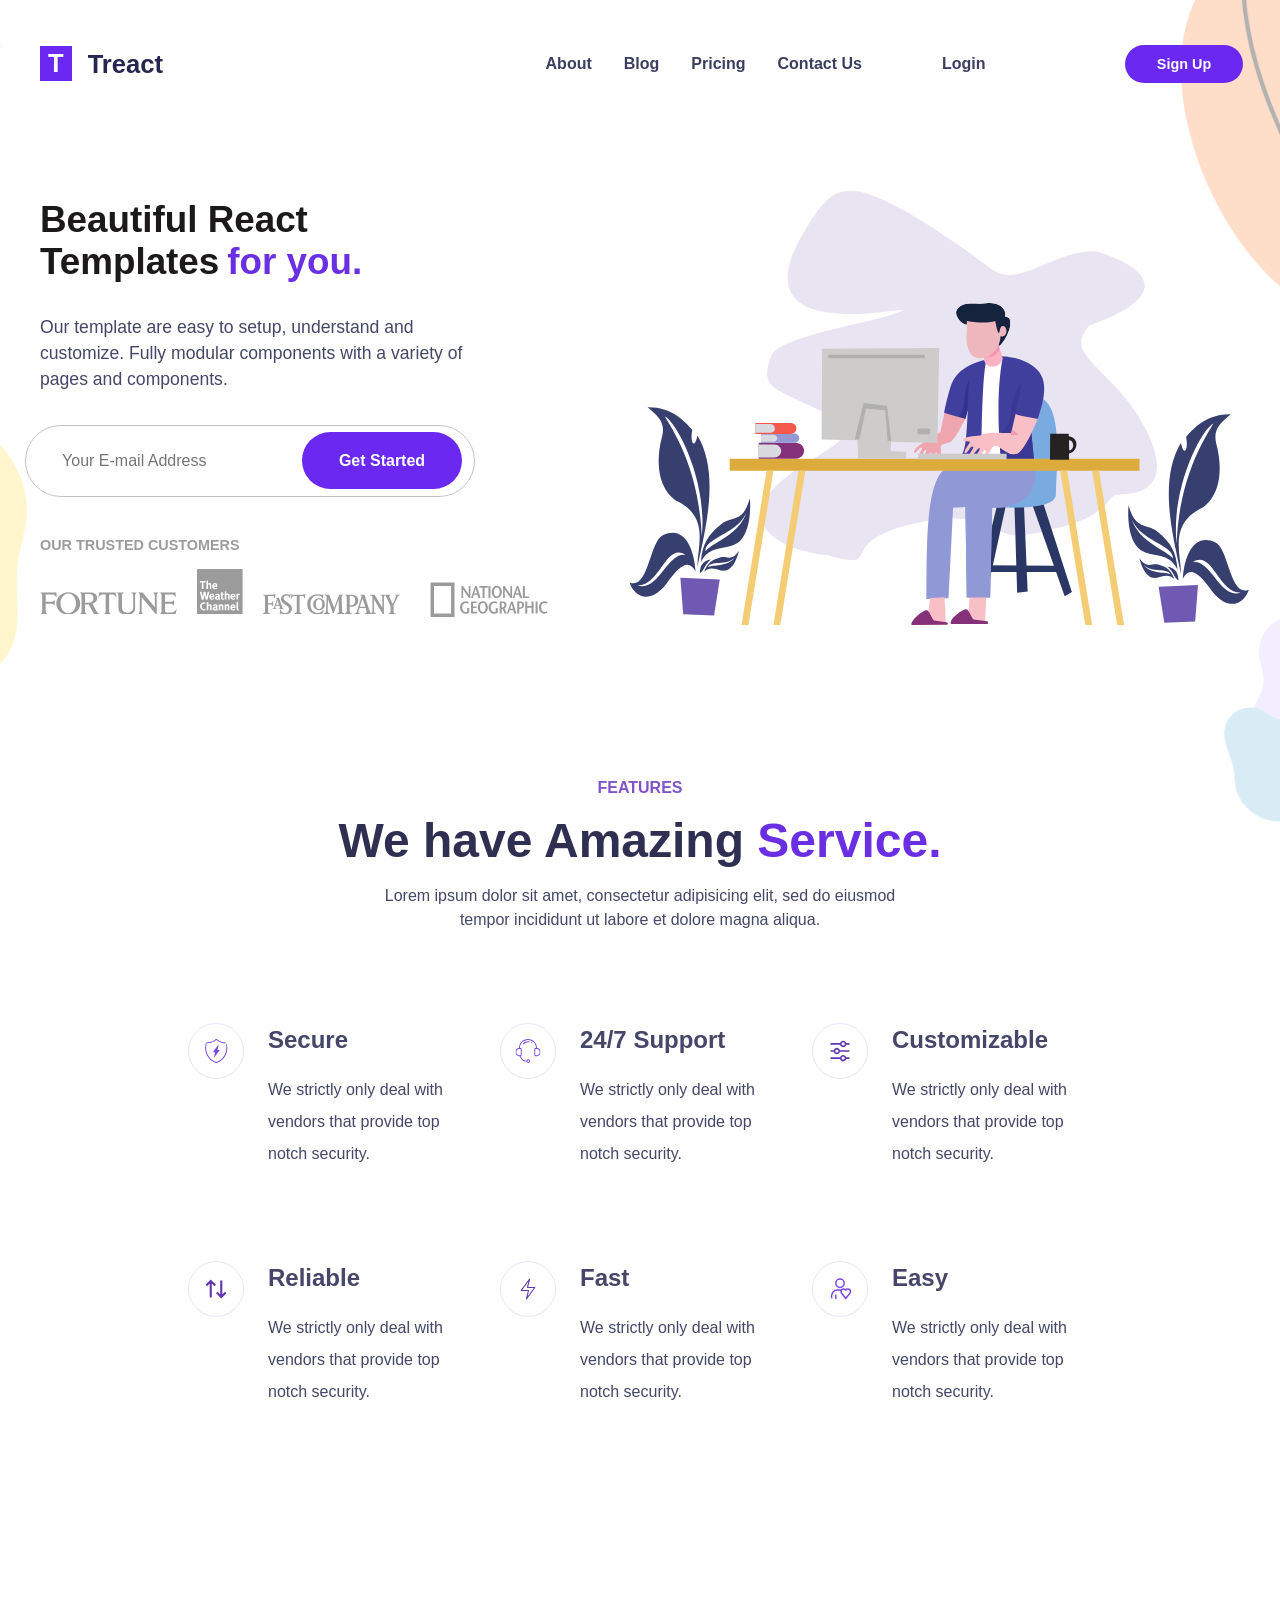
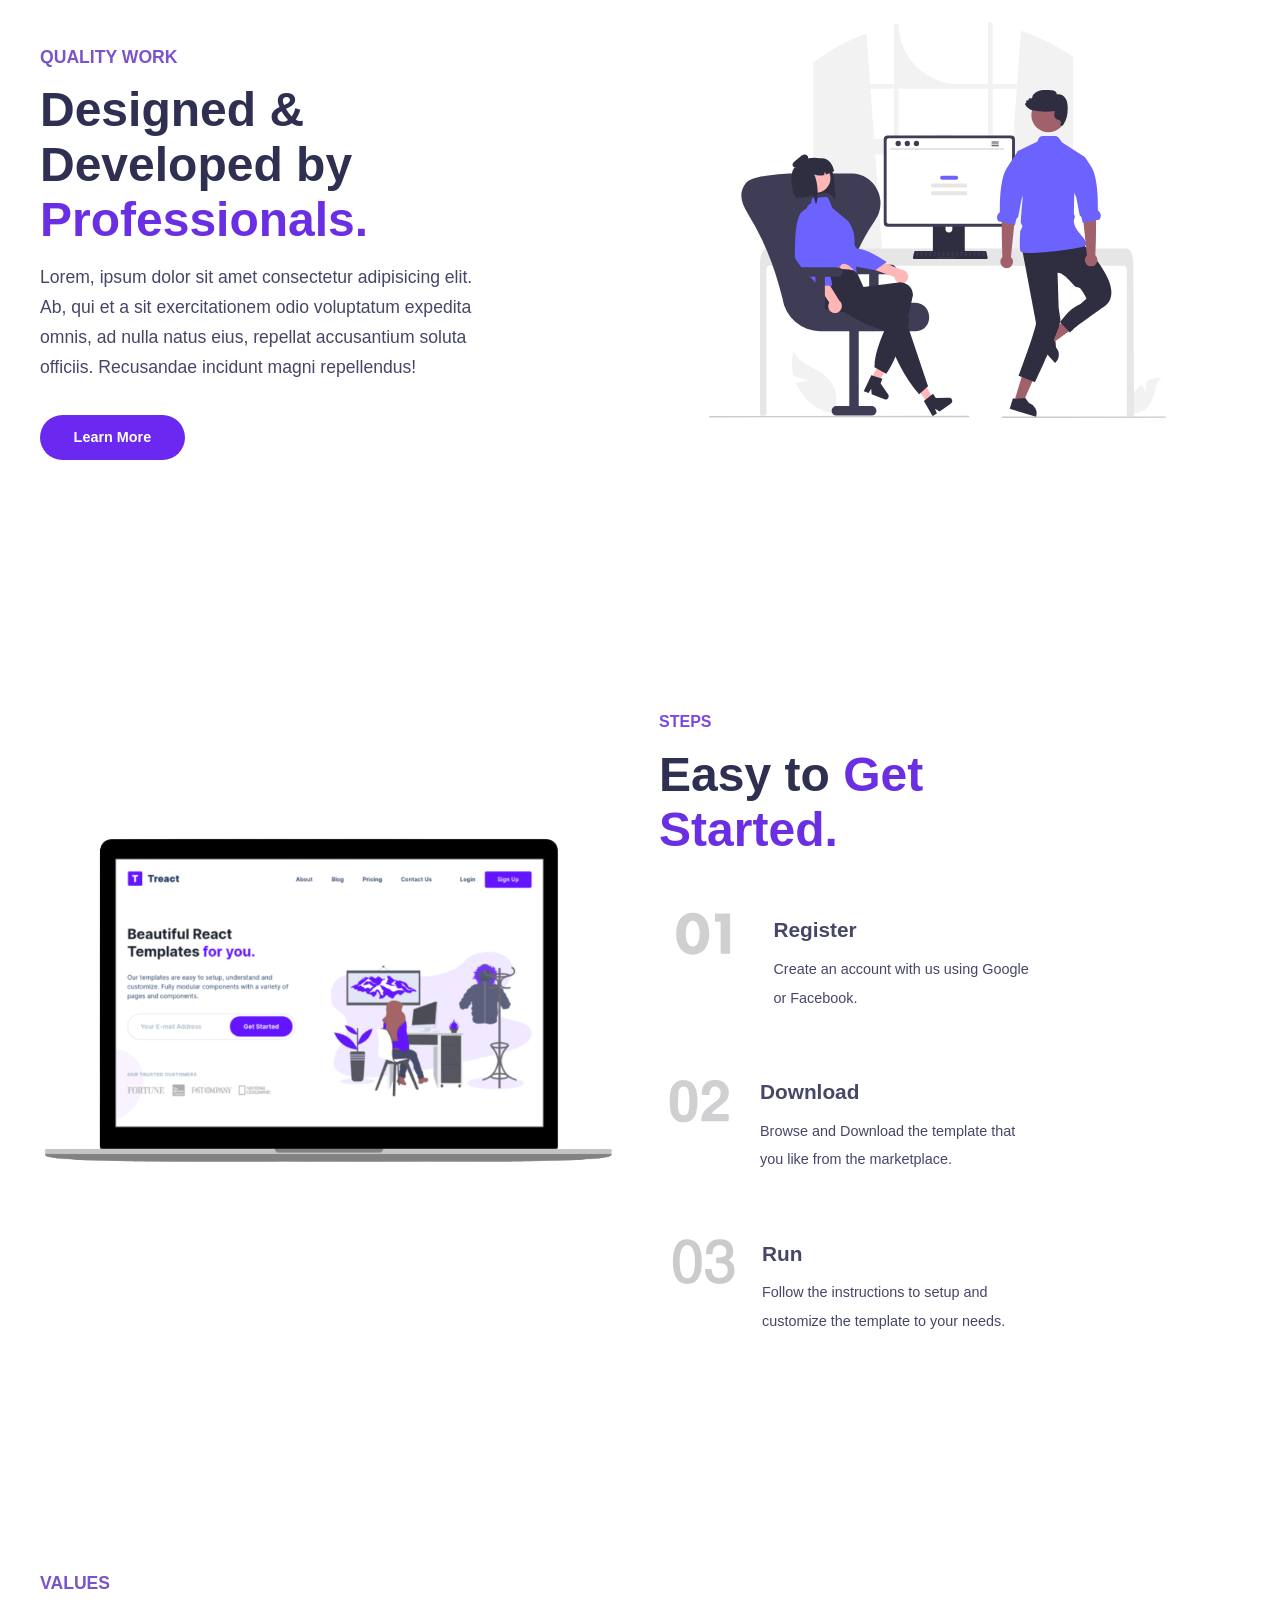
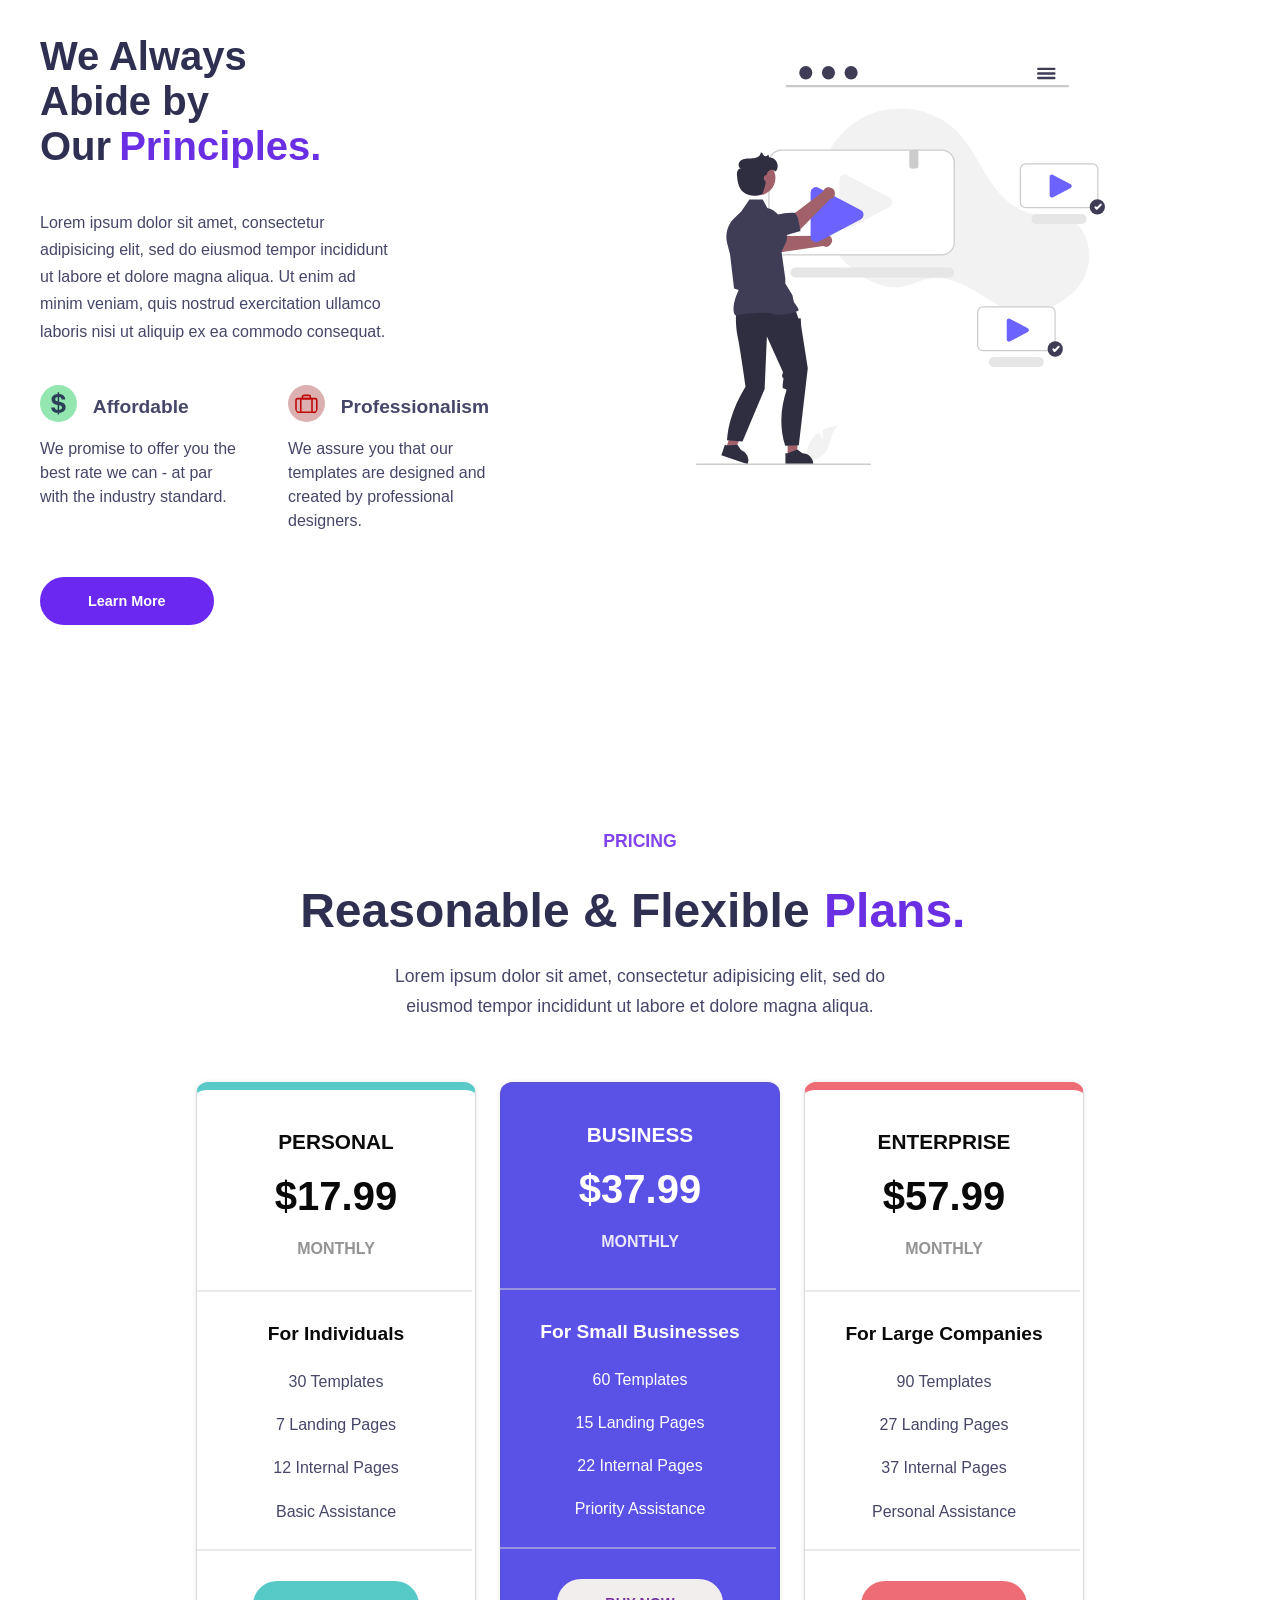
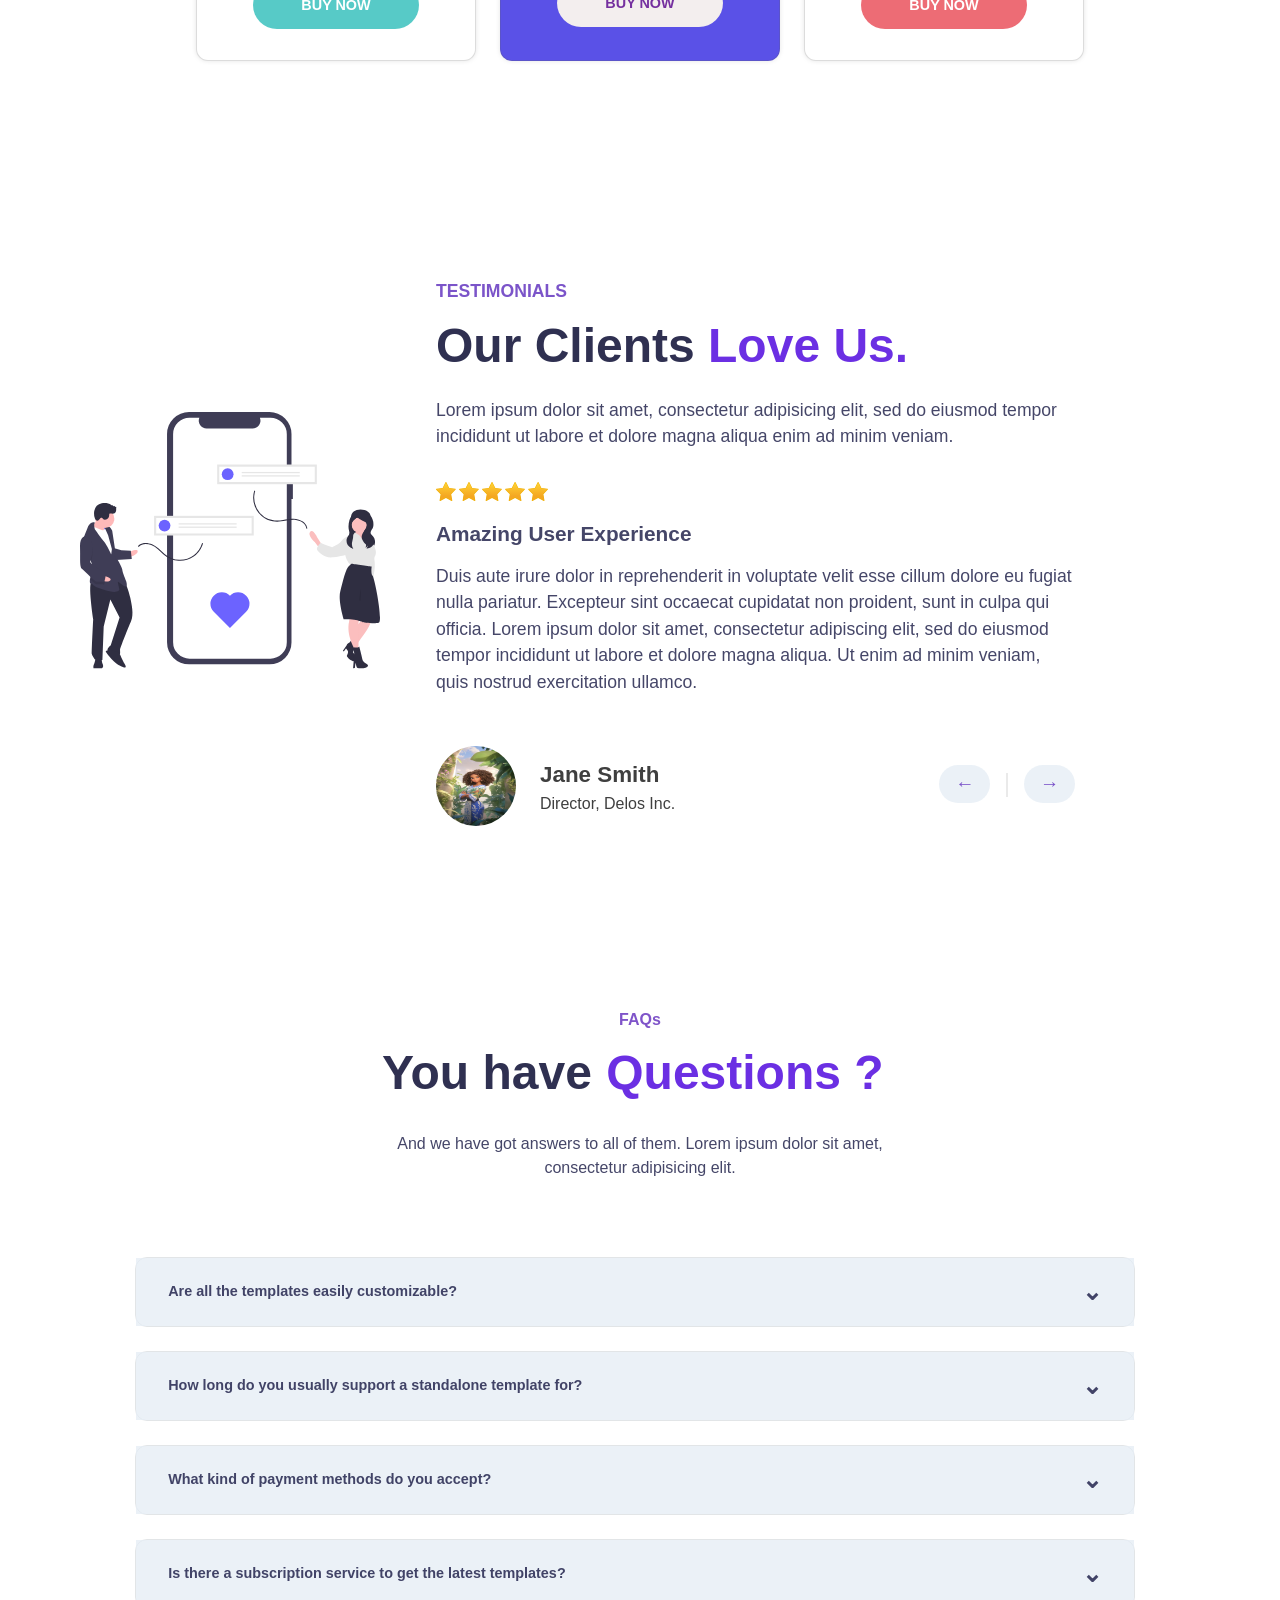
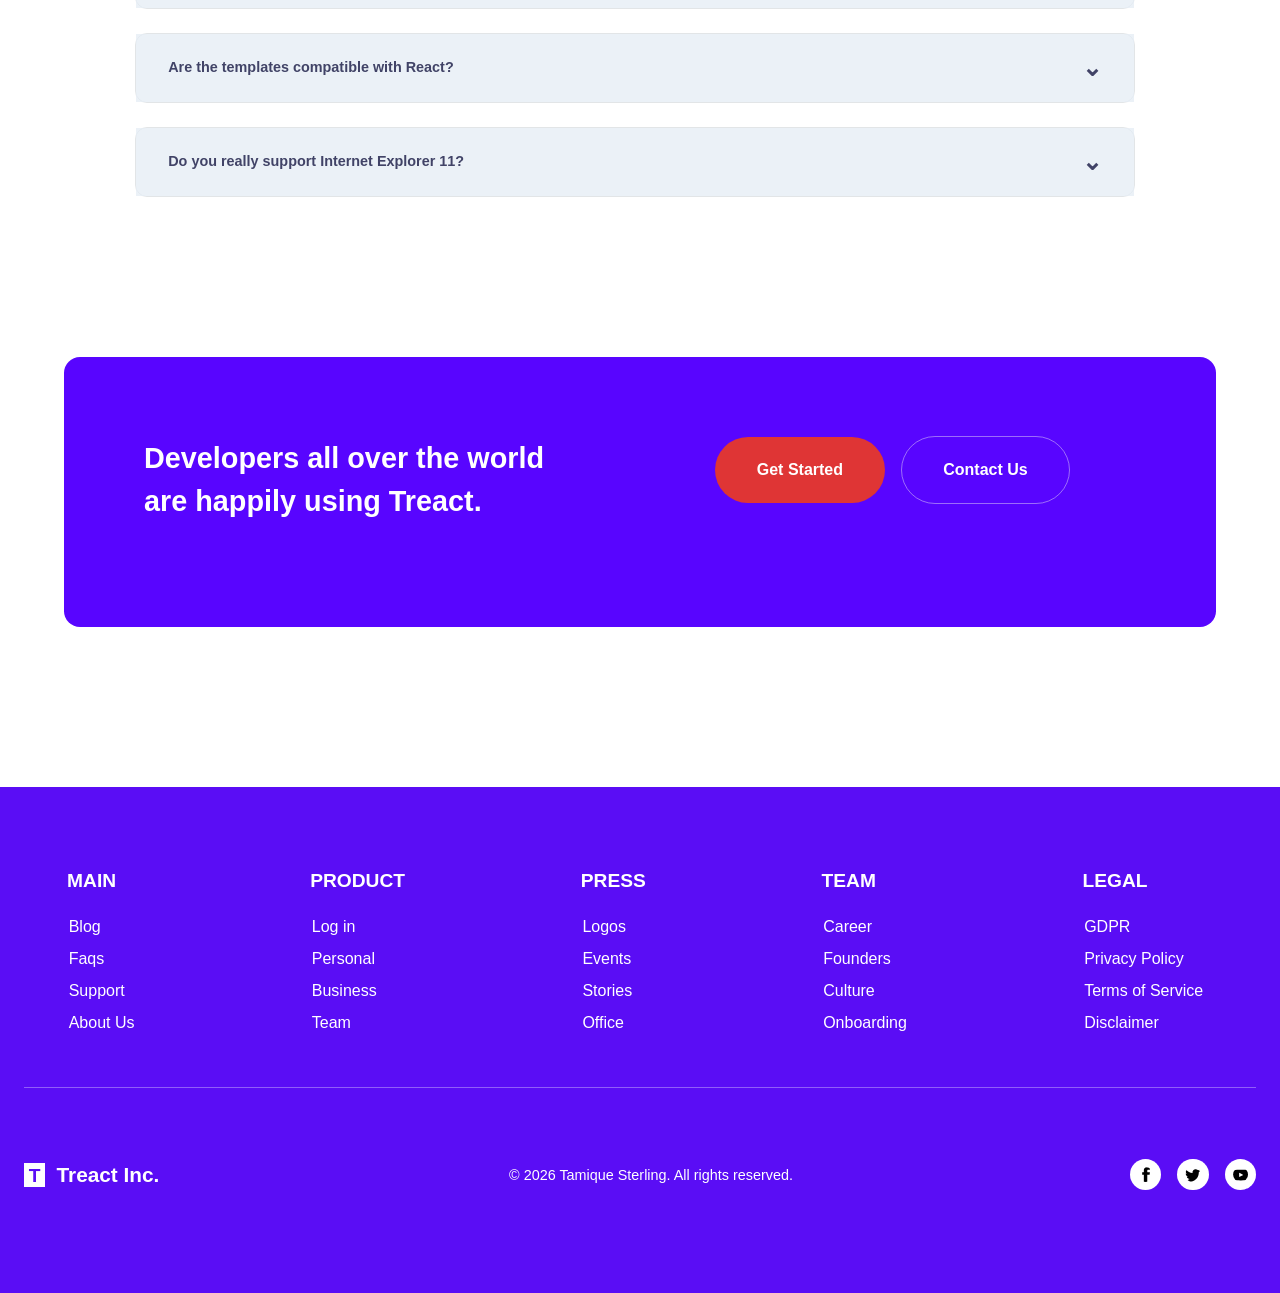
<file: index.html>
<!DOCTYPE html>
<html lang="en">

<head>
    <meta charset="UTF-8">
    <meta name="viewport" content="width=device-width, initial-scale=1.0">
    <title>Tamique Sterling - Final Project FES</title>
    <link rel="stylesheet" href="./index.css">
</head>

<body>
    <div class="background-image-container">
        <img class="background-image" src="./Blue Modern Aesthetic Background Document A4.png" alt="Background image">
    </div>
    <div class="page-container">

    <section id="heading">
        <nav class="nav-container">
            <div class="nav-content">
                <div>
                    <h1 class="nav__title"><span class="nav__title--color">T</span>Treact</h1>
                </div>
               
                <ul class="nav__list">
                    <li class="nav__item"><a class="nav__link" href="#about">About</a></li>
                    <li class="nav__item"><a class="nav__link" href="#blog">Blog</a></li>
                    <li class="nav__item"><a class="nav__link" href="#pricing">Pricing</a></li>
                    <li class="nav__item"><a class="nav__link" href="#contact-us">Contact Us</a></li>
                    <li class="nav__item"><a class="nav__link nav__link--space" href="#login">Login</a></li>
                </ul>
               
                <div class="nav__button">
                    <button class="nav__button--style" href="#sign-up">Sign Up</button>
                </div>
            </div>
        </nav>
<header>
    <div class="header-container">
        <div class="header__content">
            <h2 class="header__title">Beautiful React Templates<span class="header__title--color">for
                    you.</span>
            </h2>
            <p class="header__text">Our template are easy to setup, understand and customize. Fully modular
                components
                with a variety of pages and components.</p>
            <div class="header__button">
                <form action="#" method="POST" class="header__form">
                    <div class="header__form-content">
                    <input class="header__form-text" type="email" id="email" placeholder="Your E-mail Address">
                    </div>
                    
                    <button type="submit" class="header__form-button" href="#get-started">
                        <h1 class="header__form-button-text">Get Started</h1>
                    </button>
                   
                </form>
            </div>
            <div class="header__sponsors-container">
                <h2 class="header__sponsors-text">OUR TRUSTED CUSTOMERS</h2>
                <div class="header__sponsors-logo">
                    <svg class="header__sponsors-logo--fortune" xmlns="http://www.w3.org/2000/svg" fill="currentColor"
                        viewBox="0 0 60.9 10.14">
                        <path
                            d="M2.52 5.22H5.1c.91-.012 1.394.863 1.44 1.08V3.36c-.046.161-.53 1.036-1.44 1.02H2.52v-3.3h3.24c.671-.028 1.28.66 1.56 1.32V.24H0c.213.062.978.406.96 1.32v7.02A1.295 1.295 0 0 1 0 9.9h3.48c-.173-.035-.939-.379-.96-1.32V5.22zM53.16 9.9c.209-.035.974-.379.96-1.32V1.56c.014-.914-.751-1.258-.96-1.32h7.26V2.4c-.223-.66-.832-1.348-1.5-1.32h-3.24v3.3h2.58c.905.016 1.39-.859 1.44-1.02V6.3c-.05-.217-.535-1.092-1.44-1.08h-2.58v3.12c.017.337.041.916 1.5.84h.78c1.667.028 2.222-.628 2.94-1.8l-.54 2.52h-7.2zM31.74 9.9c-.2-.035-.965-.379-.96-1.32v-7.5h1.56c.373-.028 1.404.66 1.62 1.32h.12L33.54 0c-.077.146-.781.256-1.02.24h-5.04c-.252.016-.955-.094-1.02-.24l-.54 2.4h.12c.204-.66 1.235-1.348 1.62-1.32h1.56v7.5c-.007.941-.773 1.285-.96 1.32h3.48zM12.6.06C9.659.046 7.284 2.301 7.26 5.1c.024 2.766 2.398 5.022 5.34 5.04 2.917-.018 5.291-2.274 5.28-5.04.011-2.799-2.363-5.054-5.28-5.04z" />
                        <path
                            d="M12.6 9.48C10.684 9.459 9.141 7.5 9.12 5.1 9.141 2.667 10.683.708 12.6.72c1.891-.012 3.435 1.947 3.42 4.38.015 2.4-1.529 4.359-3.42 4.38z"
                            fill="#fff" />
                        <path
                            d="M25.32 8.82l-1.98-3.54c1.248-.354 2.13-1.264 2.101-2.4.03-1.452-.744-2.645-3.18-2.64h-4.74c.208.062.974.406.96 1.32v7.02a1.304 1.304 0 0 1-.96 1.32H21c-.178-.035-.943-.379-.96-1.32V5.52h1.62l2.4 4.38h2.52c-.617-.175-1.008-.692-1.26-1.08z" />
                        <path d="M21.84 4.8h-1.8V.9h1.8a2.016 2.016 0 0 1 1.98 1.98 1.963 1.963 0 0 1-1.98 1.92z"
                            fill="#fff" />
                        <path
                            d="M41.52 6.9c-.025 1.4-1.138 2.357-2.52 2.34-1.363.018-2.477-.752-2.46-2.1l-.06-5.58c.029-.914.795-1.258.96-1.32h-3.42c.162.062.927.406.9 1.32V7.2c.029 2.038 1.686 2.945 3.72 2.94 2.054.004 3.711-.903 3.72-2.94l-.06-5.64c.021-.914.788-1.258.96-1.32H40.5c.213.062.978.406.96 1.32l.06 5.34zM51.18 6.78l-.06-5.22c.014-.914-.751-1.258-.96-1.32h2.76c-.176.062-.942.406-.96 1.32l.06 8.34h-.42l-6.3-7.56-.06 6.24c.019.941.785 1.285.96 1.32h-2.76c.21-.035.975-.379.96-1.32l.06-7.02c-.013-.445-.31-1.148-.84-1.32h2.1l5.46 6.54z" />
                    </svg>
                    <svg class="header__sponsors-logo--weather" xmlns="http://www.w3.org/2000/svg" fill="currentColor"
                        viewBox="0 0 24 24">
                        <path
                            d="M0 0v24h24V0Zm5.732 6.106c.036.168.053.456.053.752v.615c0 .095-.012.223-.012.26.211-.2.56-.335.873-.335.392 0 .706.17.803.442.06.174.078.276.078.572v2.158h-.789V8.496c0-.307-.084-.42-.314-.42-.2 0-.458.12-.639.283v2.211h-.818V7.002c0-.29-.024-.578-.06-.705zm-4.205.275h3.02l-.139.701h-1v3.488h-.857V7.082H1.527Zm7.891 1.037c.355 0 .691.121.89.326.284.29.41.704.41 1.35v.187H8.936v.024c0 .476.235.748.65.748q.415 0 .784-.309l.315.483c-.357.287-.732.427-1.164.427-.887 0-1.46-.627-1.46-1.595.001-.557.116-.924.387-1.225.253-.284.56-.416.97-.416m.013.59c-.308 0-.483.242-.483.67v.011h.934v-.037c0-.229-.023-.348-.096-.463a.4.4 0 0 0-.355-.181m5.959 3.642c.035.17.054.457.054.752v.614c0 .096-.013.223-.013.26.21-.2.56-.333.875-.333.39 0 .704.17.8.44.06.177.078.279.078.574v2.158h-.789v-2.074c0-.306-.085-.422-.314-.422-.199 0-.457.122-.637.285v2.211h-.82v-3.568c0-.29-.024-.578-.06-.705zm-13.893.276h.893l.36 1.652c.17.784.224 1.38.224 1.38.017-.163.09-.761.216-1.339l.373-1.693h.922l.389 1.875c.078.391.18 1.11.18 1.11.011-.134.143-.986.228-1.395l.344-1.59h.885l-1.012 4.222h-.922l-.375-1.703a11 11 0 0 1-.197-1.217s-.073.59-.201 1.206l-.348 1.715h-.957Zm12.043.17c-.03.282-.047.62-.047.933h.723l-.205.555h-.518v1.549c0 .391.072.494.35.494.072 0 .144-.02.289-.06l.101.48c-.237.097-.447.14-.658.14-.41 0-.734-.18-.83-.453-.048-.134-.055-.194-.055-.476v-1.676h-.306v-.553h.306c0-.3 0-.5.03-.728zm7.883.86c.072.126.113.265.127.438.115-.155.306-.323.459-.39a.7.7 0 0 1 .263-.049c.122 0 .174.012.301.066l-.22.713a.47.47 0 0 0-.237-.06c-.181 0-.344.083-.492.258v2.183h-.81v-2.062c0-.415-.048-.729-.114-.903zm-13.6.007c.355 0 .694.121.893.326.283.29.41.706.41 1.35v.185H7.342v.026c0 .475.235.746.65.746.278 0 .536-.103.783-.307l.315.482c-.356.289-.73.428-1.164.428-.886 0-1.46-.627-1.46-1.596 0-.555.115-.924.386-1.224.253-.284.56-.416.97-.416zm11.131 0c.356 0 .693.121.893.326.282.29.41.706.41 1.35v.185H18.47v.026c0 .475.236.746.652.746q.414 0 .783-.307l.313.482c-.356.289-.729.428-1.163.428-.885 0-1.459-.627-1.459-1.596 0-.555.114-.924.385-1.224.254-.284.562-.416.971-.416m-8.053.002c.518 0 .874.192.994.535.042.126.061.223.055.555l-.018 1.037v.053c0 .33.055.456.29.632l-.428.494c-.187-.078-.356-.216-.434-.375-.06.06-.127.122-.187.164-.151.109-.367.168-.62.168-.688 0-1.062-.35-1.062-.964 0-.723.5-1.059 1.48-1.059.061 0 .117-.001.182.004v-.127c0-.342-.066-.457-.361-.457-.259 0-.56.128-.89.352l-.345-.58c.164-.103.284-.163.503-.252.3-.128.559-.18.841-.18m-3.066.588c-.307 0-.48.242-.48.67v.011h.933v-.037c0-.229-.024-.348-.096-.463-.079-.121-.194-.181-.357-.181m11.103 0c-.29.014-.455.256-.455.67v.011h.936v-.037c0-.229-.026-.348-.098-.463-.078-.121-.193-.181-.355-.181zm-7.832 1.21c-.561.001-.754.105-.754.471 0 .241.152.405.358.405.15 0 .3-.079.42-.211l.014-.664zM5.912 17.29c.035.17.055.457.055.754v.613c0 .096-.012.223-.012.26.21-.2.56-.332.873-.332.392 0 .704.168.8.44.061.175.079.277.079.574v2.156h-.79V19.68c0-.307-.083-.422-.312-.422-.199 0-.458.12-.638.283v2.213h-.82v-3.569c0-.29-.025-.577-.061-.705zm15.684.004c.03.169.043.37.043.803V20.5c0 .53.005.601.052.686.03.053.098.084.164.084.03 0 .046-.001.088-.012l.139.482a1.3 1.3 0 0 1-.48.084c-.345 0-.62-.16-.717-.422-.061-.155-.073-.251-.073-.691v-2.3c0-.405-.013-.652-.043-.93zm-18.057.182c.415 0 .83.133 1.06.332l-.378.572q-.317-.235-.668-.235a.87.87 0 0 0-.713.362c-.163.24-.235.59-.235 1.078 0 .572.048.891.174 1.121.17.308.447.469.809.469.246 0 .47-.071.717-.27l.384.53c-.331.27-.685.39-1.162.39-.579 0-1.024-.186-1.367-.578-.338-.38-.508-.885-.508-1.5 0-.524.092-.94.283-1.3.327-.61.929-.972 1.604-.972zm8.512 1.115a.8.8 0 0 1 .113.385c.12-.083.223-.156.355-.229.163-.083.373-.13.553-.13.344 0 .647.178.742.445.043.114.06.247.06.439v2.254h-.796v-2.008c0-.35-.06-.451-.27-.451-.162 0-.372.109-.56.277v2.182h-.809v-2.237c0-.265-.034-.516-.105-.722zm3.144 0a.8.8 0 0 1 .113.385c.121-.083.224-.156.356-.229.164-.083.375-.13.555-.13.343 0 .644.178.74.445.044.114.06.247.06.439v2.254h-.794v-2.008c0-.35-.062-.451-.272-.451-.162 0-.375.109-.56.277v2.182h-.81v-2.237c0-.265-.035-.516-.106-.722zm-5.531.012c.516 0 .873.192.992.537.043.126.063.224.057.554l-.018 1.037v.053c0 .332.054.457.29.633l-.43.494c-.187-.079-.355-.217-.432-.375-.06.061-.127.122-.188.164-.15.109-.367.168-.62.168-.688 0-1.061-.35-1.061-.963 0-.723.5-1.062 1.482-1.062.06 0 .116 0 .182.006v-.125c0-.345-.067-.457-.363-.457-.26 0-.561.126-.891.35l-.346-.58c.164-.103.285-.163.502-.253.302-.127.56-.182.844-.182m9.27 0c.354 0 .693.122.892.327.283.288.41.704.41 1.347v.188h-1.783v.025c0 .475.235.746.65.746q.415-.001.784-.308l.314.484c-.356.289-.73.426-1.164.426-.886 0-1.457-.627-1.457-1.596 0-.555.114-.922.385-1.222.253-.285.56-.416.968-.416m.012.59c-.306 0-.48.24-.48.67v.011h.933v-.035c0-.23-.023-.351-.095-.465-.08-.121-.194-.182-.358-.182m-9.078 1.211c-.56 0-.75.104-.75.471 0 .242.148.404.354.404.15 0 .301-.08.422-.213l.011-.662z" />
                    </svg>
                    <svg class="header__sponsors-logo--fast" xmlns="http://www.w3.org/2000/svg" fill="currentColor"
                        viewBox="0 0 43.937 6.537">
                        <path
                            d="M20.879 1.767c0 .884-.089 3.622-.089 3.622 0 .53.177.766.678.766v.236h-1.973v-.237c.5 0 .766-.235.766-.766l.177-4.476c-.148-.352-.295-.471-.678-.5V.206h1.502l1.59 4.182 1.62-4.182h1.354v.206c-.383 0-.589.177-.589.589l.177 4.329c0 .647.117.824.647.824v.236h-2.268v-.236c.442 0 .648-.146.619-.824 0 0-.088-3.033-.118-3.563l-1.09 3.004a11.28 11.28 0 0 0-.412 1.296l-.354.029c-.088-.324-.324-.913-.324-.913s-.911-2.562-1.235-3.416zM19.023 6.42c-.118-.029-.235-.029-.354-.029-.235 0-.648.117-1.148.117-1.914 0-3.328-1.148-3.328-3.269 0-1.796 1.325-3.181 3.357-3.181.471 0 1.001.089 1.443.266.088-.089.118-.147.206-.236h.177c-.029.324-.147 1.385-.147 1.385h-.177C18.934.854 18.611.442 17.58.442c-1.237 0-2.356.972-2.356 2.769 0 2.032 1.148 2.915 2.415 2.915.825 0 1.325-.471 1.649-1.06l.206.088-.471 1.266zM13.458 1.354h-.206c-.029-.56-.206-.736-.648-.736h-.854v4.624c0 .766.147.912.648.912v.236H10.19v-.236c.5 0 .648-.146.648-.942V.618h-.855c-.56 0-.648.147-.795.736h-.207L9.128.029l.147.029c.059.147.177.147.53.147h2.856c.53 0 .648 0 .766-.177h.177l-.146 1.326z" />
                        <path
                            d="M7.215 6.537c-.413 0-.736-.059-.972-.146a1.686 1.686 0 0 1-.5-.207 1.604 1.604 0 0 0-.207.265l-.177-.058.147-1.385.206.029c.118.648.56 1.119 1.472 1.119.707 0 1.178-.589 1.178-1.236 0-.53-.206-.795-.913-1.325-.234-.148-.44-.266-.617-.412-.648-.413-1.061-.884-1.061-1.65 0-.884.736-1.473 1.708-1.473.56 0 .913.177 1.031.235l.207-.235.147.029-.147 1.267-.207-.029c0-.589-.353-.854-.942-.854-.559 0-.972.295-.972.854 0 .5.383.824.825 1.119.235.147.412.265.589.383 1.031.736 1.266 1.207 1.266 1.914 0 1.03-.795 1.796-2.061 1.796zM3.857 1.354h-.235c0-.53-.236-.736-.707-.736H1.59v2.326h.854c.442 0 .53-.235.589-.618h.206v1.649h-.206c-.059-.441-.147-.618-.618-.618H1.59V5.33c0 .736.177.824.648.824v.236H0v-.236c.559 0 .647-.146.647-.824V1.001C.647.589.47.412 0 .412V.206h3.062c.53 0 .647-.029.736-.206h.206l-.147 1.354zM35.632 1.708v3.534c0 .766.177.912.648.912v.236h-3.475v-.236c.265 0 .5-.088.5-.265 0-.118-.029-.324-.088-.53l-.266-.854h-1.943c-.029.117-.383 1.089-.383 1.354 0 .235.265.294.442.294v.236h-1.62v-.235c.294 0 .53-.029.736-.647l1.502-4.8C31.598.5 31.48.441 31.274.412V.206h1.325l1.59 5.036c.147.529.294.795.53.912.353-.117.441-.235.441-.912V1.001c-.265-.354-.294-.589-.795-.589V.206h1.502l2.474 4.211v-3.21c0-.647-.147-.795-.648-.795V.206h3.298v.206c-.206 0-.383.088-.383.295 0 .146.059.294.117.471l.942 2.032.913-1.974c.147-.265.177-.412.177-.559 0-.177-.118-.265-.383-.265V.206h1.561v.206c-.383 0-.618.354-.795.766l-1.207 2.474v1.62c0 .706.177.883.647.883v.236h-2.238v-.237c.472 0 .648-.177.648-.883V3.887l-1.296-2.738c-.235-.53-.324-.648-.471-.736-.294.118-.383.324-.383.795v4.535s.029.354.059.766l-.383.029-2.884-4.83zm-3.681-.295l-.824 2.68h1.708l-.884-2.68z" />
                        <path
                            d="M28.3 4.093h-.442V5.36c0 .648.177.795.677.795v.236h-2.268v-.237c.472 0 .648-.177.648-.824V1.178c0-.647-.176-.766-.648-.766V.206h1.708c1.649 0 2.621.501 2.621 1.855.001 1.414-1.177 2.032-2.296 2.032zM28.005.618h-.147v3.033h.265c.972 0 1.473-.441 1.473-1.561S29.153.618 28.005.618zM18.022 5.212c-1.119 0-1.884-.795-1.884-1.943 0-1.09.795-1.943 1.884-1.943 1.06 0 1.855.824 1.855 1.943 0 1.089-.824 1.943-1.855 1.943zm0-3.533c-.766 0-1.031.736-1.031 1.59 0 .795.236 1.591 1.031 1.591.766 0 1.001-.796 1.001-1.62 0-.796-.294-1.561-1.001-1.561zM5.065 4.859v-.207c.294 0 .353-.088.353-.176a.858.858 0 0 0-.059-.295s-.059-.235-.118-.412H4.093l-.117.383a.857.857 0 0 0-.059.294c0 .118.118.206.294.206v.207H3.062v-.207c.294 0 .412-.088.53-.412l.884-2.65c-.03-.117-.118-.206-.294-.206v-.206h.942c.766 2.238.972 2.827.972 2.827.147.501.294.647.53.647v.207H5.065zm-.413-2.857l-.441 1.443h.913l-.472-1.443z" />
                    </svg>
                    <svg class="header__sponsors-logo--natgeo" fill="currentColor" xmlns="http://www.w3.org/2000/svg"
                        viewBox="-150.00015 -73.461 1300.0013 440.766">
                        <path fill="currentColor"
                            d="M0 293.844V0h205.045v293.844zm175.374-29.601V29.599H29.526v234.644z" />
                        <path
                            d="M341.288 131.799h-12.686c-16.626-23.508-33.183-46.872-49.666-73.317v73.317h-14.332V29.527h12.684c16.628 23.364 33.183 46.585 49.523 72.888V29.527h14.334v102.272zm33.255-40.421c4.085-13.402 8.17-25.873 11.825-41.639 4.085 15.767 7.741 28.237 11.539 41.639zm6.736-61.779l-35.405 102.2h15.195l8.886-27.879h30.818l8.026 27.879h19.566L396.042 29.527H381.71zm63.714 102.2V43.288h-26.877V29.599h71.097v13.689h-26.875v88.511h-17.559zm50.169 0V29.527h17.415v102.272zm71.382-13.044c-18.275 0-24.726-20.139-24.726-39.705s7.167-36.838 24.726-36.838c17.56 0 24.655 17.99 24.655 36.838 0 18.85-6.379 39.705-24.655 39.705zm0 14.334c26.732 0 43.359-23.793 43.359-54.325 0-28.667-18.419-51.458-43.359-51.458s-43.36 22.791-43.36 51.458c0 30.96 16.629 54.827 43.36 54.827zm130.51-1.29h-12.686c-16.626-23.508-33.183-46.872-49.666-73.317v73.317h-14.333V29.527h12.685c16.627 23.364 33.183 46.585 49.522 72.888V29.527h14.334v102.272zm33.469-40.421c4.086-13.402 8.171-25.873 11.825-41.639 4.085 15.767 7.739 28.237 11.54 41.639h-23.652zm6.737-61.779l-35.333 102.272h15.194l8.887-27.88h30.818l8.026 27.88h19.566l-32.61-102.272h-14.334zm52.246-.072h17.417v88.511h34.616v13.761h-52.033zM330.465 217.373v42.212a80.478 80.478 0 01-29.096 6.307c-30.102 0-49.096-23.364-49.096-53.464 0-27.881 18.994-52.318 49.668-52.318a43.71 43.71 0 0124.798 7.883l-5.662 12.112a37.982 37.982 0 00-18.704-5.374c-18.707 0-31.393 14.764-31.393 37.984 0 23.22 14.333 38.558 29.672 38.558 4.229.183 8.438-.68 12.254-2.509v-31.391zm62.712-41.785h-29.241v28.024h28.667v13.761h-28.667v33.039h34.473v13.76h-52.031V161.758h46.729v13.76zm54.038 75.684c-18.275 0-24.654-20.14-24.654-39.704 0-19.566 7.167-36.839 24.654-36.839 17.488 0 24.727 17.989 24.727 36.839-.001 18.848-6.451 39.704-24.727 39.704zm0 14.334c26.732 0 43.36-23.795 43.36-54.325 0-28.667-18.419-51.458-43.36-51.458-24.939 0-43.358 22.791-43.358 51.458 0 30.817 16.626 54.611 43.358 54.611zm127.571-48.233v42.212a80.489 80.489 0 01-29.098 6.307c-30.101 0-49.094-23.364-49.094-53.464 0-27.881 18.993-52.318 49.668-52.318a43.71 43.71 0 0124.797 7.883l-5.661 12.112a37.994 37.994 0 00-18.707-5.374c-18.705 0-31.391 14.764-31.391 37.984 0 23.22 14.334 38.558 29.671 38.558 4.229.183 8.438-.68 12.256-2.509v-31.391zm33.612-41.785h7.741c8.153-.807 15.417 5.148 16.225 13.303a14.846 14.846 0 01-.027 3.182c1.29 9.852-5.652 18.883-15.503 20.172-.373.048-.748.086-1.125.111l-7.167.43v-37.269zm44.436 88.514l-20.283-42.357a34.4 34.4 0 0017.703-30.388c0-19.853-12.113-29.527-31.678-29.527H591.27v102.272h17.559v-38.56h7.884l16.482 38.56h19.998z" />
                        <path
                            d="M681.717 223.68c4.085-13.402 8.17-25.873 11.826-41.641 4.085 15.768 7.739 28.166 11.537 41.641h-23.649zm6.736-61.922l-35.332 102.271h15.266l8.887-27.881h30.816l8.027 27.881h19.566l-32.609-102.271h-14.333zm80.27 0h-27.306v102.271h17.559v-38.487h7.885c18.444.124 33.497-14.728 33.62-33.173.004-.338 0-.676-.008-1.013-.287-19.853-12.4-29.598-31.75-29.598zm-2.509 50.525l-7.167.43v-37.195h7.884c8.161-.727 15.367 5.299 16.095 13.459.09 1.008.075 2.021-.041 3.024 1.32 9.888-5.625 18.972-15.513 20.291-.488.065-.979.11-1.472.136zm115.244 51.819h-17.559v-49.237h-36.408v49.237h-17.415V161.758h17.415v39.273h36.408v-38.988h17.559v101.986zm16.772 0V161.758h17.415v102.271H898.23zm96.251-83.71a36.816 36.816 0 00-17.989-5.661c-17.847 0-30.818 14.762-30.818 37.982s14.335 38.559 31.249 38.559a33.128 33.128 0 0017.559-5.088l4.802 12.686a44.582 44.582 0 01-23.077 7.166c-30.102 0-49.093-23.364-49.093-53.466 0-27.878 18.848-52.317 49.379-52.317a42.994 42.994 0 0123.508 7.884z" />
                    </svg>
                </div>
            </div>
        </div>
        <div class="header__image">
            <svg class="header__image--style" xmlns="http://www.w3.org/2000/svg"
                xmlns:xlink="http://www.w3.org/1999/xlink" viewBox="0 0 2376.78 1584.52">
                <defs>
                    <clipPath id="clip-0">
                        <path clip-rule="nonzero"
                            d="M 0 0 L 2376.78125 0 L 2376.78125 1584.519531 L 0 1584.519531 Z M 0 0 " />
                    </clipPath>
                    <clipPath id="clip-1">
                        <path clip-rule="nonzero" d="M 1461 833 L 1491 833 L 1491 855 L 1461 855 Z M 1461 833 " />
                    </clipPath>
                    <clipPath id="clip-2">
                        <path clip-rule="nonzero"
                            d="M 1490.390625 850.25 C 1490 852.601562 1461.820312 854.363281 1461.820312 854.363281 L 1466.640625 833.925781 C 1478.570312 841.316406 1490.578125 849.066406 1490.390625 850.25 Z M 1490.390625 850.25 " />
                    </clipPath>
                    <clipPath id="clip-3">
                        <path clip-rule="nonzero"
                            d="M 1490.390625 850.25 C 1490 852.601562 1461.820312 854.363281 1461.820312 854.363281 L 1466.640625 833.925781 C 1478.570312 841.316406 1490.578125 849.066406 1490.390625 850.25 " />
                    </clipPath>
                    <linearGradient id="linear-pattern-0" gradientUnits="userSpaceOnUse" x1="0.520264" y1="0"
                        x2="0.727152" y2="0"
                        gradientTransform="matrix(-19.7766, 118.66, -118.66, -19.7766, 1489.76, 770.338)">
                        <stop offset="0" stop-color="rgb(97.277832%, 63.330078%, 73.291016%)" stop-opacity="1" />
                        <stop offset="0.0625" stop-color="rgb(97.265625%, 63.174438%, 73.231506%)" stop-opacity="1" />
                        <stop offset="0.125" stop-color="rgb(97.242737%, 62.861633%, 73.049927%)" stop-opacity="1" />
                        <stop offset="0.15625" stop-color="rgb(97.225952%, 62.6297%, 72.83783%)" stop-opacity="1" />
                        <stop offset="0.1875" stop-color="rgb(97.210693%, 62.431335%, 72.669983%)" stop-opacity="1" />
                        <stop offset="0.21875" stop-color="rgb(97.189331%, 62.153625%, 72.535706%)" stop-opacity="1" />
                        <stop offset="0.25" stop-color="rgb(97.166443%, 61.84845%, 72.419739%)" stop-opacity="1" />
                        <stop offset="0.3125" stop-color="rgb(97.143555%, 61.543274%, 72.303772%)" stop-opacity="1" />
                        <stop offset="0.375" stop-color="rgb(97.119141%, 61.230469%, 72.184753%)" stop-opacity="1" />
                        <stop offset="0.4375" stop-color="rgb(97.096252%, 60.919189%, 71.995544%)" stop-opacity="1" />
                        <stop offset="0.46875" stop-color="rgb(97.079468%, 60.687256%, 71.772766%)" stop-opacity="1" />
                        <stop offset="0.5" stop-color="rgb(97.062683%, 60.475159%, 71.614075%)" stop-opacity="1" />
                        <stop offset="0.53125" stop-color="rgb(97.041321%, 60.185242%, 71.485901%)" stop-opacity="1" />
                        <stop offset="0.5625" stop-color="rgb(97.018433%, 59.893799%, 71.376038%)" stop-opacity="1" />
                        <stop offset="0.625" stop-color="rgb(96.99707%, 59.602356%, 71.266174%)" stop-opacity="1" />
                        <stop offset="0.6875" stop-color="rgb(96.974182%, 59.292603%, 71.038818%)" stop-opacity="1" />
                        <stop offset="0.75" stop-color="rgb(96.949768%, 58.982849%, 70.77179%)" stop-opacity="1" />
                        <stop offset="0.78125" stop-color="rgb(96.932983%, 58.74939%, 70.645142%)" stop-opacity="1" />
                        <stop offset="0.8125" stop-color="rgb(96.914673%, 58.52356%, 70.561218%)" stop-opacity="1" />
                        <stop offset="0.84375" stop-color="rgb(96.891785%, 58.218384%, 70.445251%)" stop-opacity="1" />
                        <stop offset="0.875" stop-color="rgb(96.871948%, 57.940674%, 70.315552%)" stop-opacity="1" />
                        <stop offset="0.9375" stop-color="rgb(96.850586%, 57.667542%, 70.065308%)" stop-opacity="1" />
                        <stop offset="1" stop-color="rgb(96.827698%, 57.359314%, 69.828796%)" stop-opacity="1" />
                    </linearGradient>
                    <clipPath id="clip-4">
                        <path clip-rule="nonzero" d="M 1276 404 L 1462 404 L 1462 556 L 1276 556 Z M 1276 404 " />
                    </clipPath>
                    <clipPath id="clip-5">
                        <path clip-rule="nonzero"
                            d="M 1316.960938 477.851562 C 1291.859375 479.371094 1268.128906 441.410156 1280.070312 426.128906 C 1304.648438 394.691406 1340.539062 410.921875 1378.199219 405.210938 C 1415.851562 399.511719 1450.378906 419.390625 1443.230469 450.851562 C 1470.988281 450.851562 1462.628906 488.878906 1450.460938 512.839844 C 1438.289062 536.800781 1416.988281 572.171875 1391.890625 545.550781 C 1366.789062 518.929688 1341.308594 508.28125 1341.308594 508.28125 Z M 1316.960938 477.851562 " />
                    </clipPath>
                    <clipPath id="clip-6">
                        <path clip-rule="nonzero"
                            d="M 1316.960938 477.851562 C 1291.859375 479.371094 1268.128906 441.410156 1280.070312 426.128906 C 1304.648438 394.691406 1340.539062 410.921875 1378.199219 405.210938 C 1415.851562 399.511719 1450.378906 419.390625 1443.230469 450.851562 C 1470.988281 450.851562 1462.628906 488.878906 1450.460938 512.839844 C 1438.289062 536.800781 1416.988281 572.171875 1391.890625 545.550781 C 1366.789062 518.929688 1341.308594 508.28125 1341.308594 508.28125 L 1316.960938 477.851562 " />
                    </clipPath>
                    <linearGradient id="linear-pattern-1" gradientUnits="userSpaceOnUse" x1="0.659328" y1="0"
                        x2="0.925048" y2="0"
                        gradientTransform="matrix(-253.112, -824.571, 824.571, -253.112, 1578.2, 1134.15)">
                        <stop offset="0" stop-color="rgb(9.159851%, 14.225769%, 25.331116%)" stop-opacity="1" />
                        <stop offset="0.03125" stop-color="rgb(9.143066%, 14.201355%, 25.285339%)" stop-opacity="1" />
                        <stop offset="0.0625" stop-color="rgb(9.107971%, 14.149475%, 25.193787%)" stop-opacity="1" />
                        <stop offset="0.125" stop-color="rgb(9.078979%, 14.105225%, 25.085449%)" stop-opacity="1" />
                        <stop offset="0.1875" stop-color="rgb(9.030151%, 14.089966%, 24.971008%)" stop-opacity="1" />
                        <stop offset="0.21875" stop-color="rgb(8.972168%, 14.085388%, 24.884033%)" stop-opacity="1" />
                        <stop offset="0.25" stop-color="rgb(8.930969%, 14.051819%, 24.804688%)" stop-opacity="1" />
                        <stop offset="0.28125" stop-color="rgb(8.891296%, 14.013672%, 24.720764%)" stop-opacity="1" />
                        <stop offset="0.3125" stop-color="rgb(8.840942%, 14.004517%, 24.655151%)" stop-opacity="1" />
                        <stop offset="0.34375" stop-color="rgb(8.792114%, 13.993835%, 24.577332%)" stop-opacity="1" />
                        <stop offset="0.375" stop-color="rgb(8.755493%, 13.955688%, 24.459839%)" stop-opacity="1" />
                        <stop offset="0.40625" stop-color="rgb(8.72345%, 13.905334%, 24.339294%)" stop-opacity="1" />
                        <stop offset="0.4375" stop-color="rgb(8.688354%, 13.853455%, 24.241638%)" stop-opacity="1" />
                        <stop offset="0.46875" stop-color="rgb(8.647156%, 13.821411%, 24.163818%)" stop-opacity="1" />
                        <stop offset="0.5" stop-color="rgb(8.59375%, 13.818359%, 24.101257%)" stop-opacity="1" />
                        <stop offset="0.53125" stop-color="rgb(8.5495%, 13.800049%, 24.012756%)" stop-opacity="1" />
                        <stop offset="0.5625" stop-color="rgb(8.51593%, 13.754272%, 23.886108%)" stop-opacity="1" />
                        <stop offset="0.59375" stop-color="rgb(8.473206%, 13.728333%, 23.786926%)" stop-opacity="1" />
                        <stop offset="0.625" stop-color="rgb(8.4198%, 13.728333%, 23.727417%)" stop-opacity="1" />
                        <stop offset="0.65625" stop-color="rgb(8.377075%, 13.703918%, 23.631287%)" stop-opacity="1" />
                        <stop offset="0.6875" stop-color="rgb(8.345032%, 13.65509%, 23.501587%)" stop-opacity="1" />
                        <stop offset="0.71875" stop-color="rgb(8.300781%, 13.632202%, 23.410034%)" stop-opacity="1" />
                        <stop offset="0.75" stop-color="rgb(8.248901%, 13.630676%, 23.350525%)" stop-opacity="1" />
                        <stop offset="0.78125" stop-color="rgb(8.206177%, 13.598633%, 23.272705%)" stop-opacity="1" />
                        <stop offset="0.8125" stop-color="rgb(8.172607%, 13.546753%, 23.176575%)" stop-opacity="1" />
                        <stop offset="0.84375" stop-color="rgb(8.140564%, 13.494873%, 23.059082%)" stop-opacity="1" />
                        <stop offset="0.875" stop-color="rgb(8.105469%, 13.452148%, 22.941589%)" stop-opacity="1" />
                        <stop offset="0.90625" stop-color="rgb(8.058167%, 13.43689%, 22.859192%)" stop-opacity="1" />
                        <stop offset="0.9375" stop-color="rgb(8.030701%, 13.423157%, 22.782898%)" stop-opacity="1" />
                        <stop offset="0.96875" stop-color="rgb(8.058167%, 13.380432%, 22.666931%)" stop-opacity="1" />
                        <stop offset="1" stop-color="rgb(8.087158%, 13.337708%, 22.550964%)" stop-opacity="1" />
                    </linearGradient>
                    <clipPath id="clip-7">
                        <path clip-rule="nonzero" d="M 1362 528 L 1436 528 L 1436 621 L 1362 621 Z M 1362 528 " />
                    </clipPath>
                    <clipPath id="clip-8">
                        <path clip-rule="nonzero"
                            d="M 1409 619.90625 C 1388.660156 623.507812 1378.578125 612.863281 1374.398438 605.835938 C 1371.851562 601.5625 1371.550781 595.003906 1369.679688 587.144531 C 1368.460938 582.039062 1366.589844 576.390625 1362.988281 570.46875 L 1418.511719 528.820312 C 1417.980469 536.039062 1421.449219 548.148438 1425.371094 559.601562 C 1429.941406 572.878906 1435.121094 585.285156 1435.429688 588.152344 C 1436 593.464844 1429.339844 616.289062 1409 619.90625 Z M 1409 619.90625 " />
                    </clipPath>
                    <clipPath id="clip-9">
                        <path clip-rule="nonzero"
                            d="M 1409 619.90625 C 1388.660156 623.507812 1378.578125 612.863281 1374.398438 605.835938 C 1371.851562 601.5625 1371.550781 595.003906 1369.679688 587.144531 C 1368.460938 582.039062 1366.589844 576.390625 1362.988281 570.46875 L 1418.511719 528.820312 C 1417.980469 536.039062 1421.449219 548.148438 1425.371094 559.601562 C 1429.941406 572.878906 1435.121094 585.285156 1435.429688 588.152344 C 1436 593.464844 1429.339844 616.289062 1409 619.90625 " />
                    </clipPath>
                    <linearGradient id="linear-pattern-2" gradientUnits="userSpaceOnUse" x1="0.270416" y1="0"
                        x2="0.498764" y2="0"
                        gradientTransform="matrix(-142.235, -468.539, 468.539, -142.235, 1453.56, 756.552)">
                        <stop offset="0" stop-color="rgb(97.906494%, 71.688843%, 78.103638%)" stop-opacity="1" />
                        <stop offset="0.0625" stop-color="rgb(97.894287%, 71.516418%, 77.890015%)" stop-opacity="1" />
                        <stop offset="0.09375" stop-color="rgb(97.868347%, 71.180725%, 77.603149%)" stop-opacity="1" />
                        <stop offset="0.125" stop-color="rgb(97.843933%, 70.846558%, 77.461243%)" stop-opacity="1" />
                        <stop offset="0.15625" stop-color="rgb(97.822571%, 70.555115%, 77.346802%)" stop-opacity="1" />
                        <stop offset="0.1875" stop-color="rgb(97.805786%, 70.350647%, 77.267456%)" stop-opacity="1" />
                        <stop offset="0.25" stop-color="rgb(97.787476%, 70.091248%, 77.165222%)" stop-opacity="1" />
                        <stop offset="0.3125" stop-color="rgb(97.761536%, 69.744873%, 76.945496%)" stop-opacity="1" />
                        <stop offset="0.34375" stop-color="rgb(97.741699%, 69.483948%, 76.686096%)" stop-opacity="1" />
                        <stop offset="0.375" stop-color="rgb(97.721863%, 69.229126%, 76.512146%)" stop-opacity="1" />
                        <stop offset="0.40625" stop-color="rgb(97.695923%, 68.887329%, 76.374817%)" stop-opacity="1" />
                        <stop offset="0.4375" stop-color="rgb(97.674561%, 68.603516%, 76.264954%)" stop-opacity="1" />
                        <stop offset="0.46875" stop-color="rgb(97.660828%, 68.408203%, 76.18866%)" stop-opacity="1" />
                        <stop offset="0.5" stop-color="rgb(97.644043%, 68.191528%, 76.068115%)" stop-opacity="1" />
                        <stop offset="0.53125" stop-color="rgb(97.621155%, 67.887878%, 75.843811%)" stop-opacity="1" />
                        <stop offset="0.5625" stop-color="rgb(97.596741%, 67.565918%, 75.596619%)" stop-opacity="1" />
                        <stop offset="0.625" stop-color="rgb(97.572327%, 67.23938%, 75.418091%)" stop-opacity="1" />
                        <stop offset="0.65625" stop-color="rgb(97.546387%, 66.889954%, 75.283813%)" stop-opacity="1" />
                        <stop offset="0.6875" stop-color="rgb(97.520447%, 66.543579%, 75.149536%)" stop-opacity="1" />
                        <stop offset="0.75" stop-color="rgb(97.492981%, 66.183472%, 74.880981%)" stop-opacity="1" />
                        <stop offset="0.78125" stop-color="rgb(97.468567%, 65.858459%, 74.598694%)" stop-opacity="1" />
                        <stop offset="0.8125" stop-color="rgb(97.445679%, 65.54718%, 74.452209%)" stop-opacity="1" />
                        <stop offset="0.84375" stop-color="rgb(97.421265%, 65.235901%, 74.331665%)" stop-opacity="1" />
                        <stop offset="0.875" stop-color="rgb(97.40448%, 65.010071%, 74.24469%)" stop-opacity="1" />
                        <stop offset="0.9375" stop-color="rgb(97.384644%, 64.752197%, 74.064636%)" stop-opacity="1" />
                        <stop offset="0.96875" stop-color="rgb(97.366333%, 64.492798%, 73.814392%)" stop-opacity="1" />
                        <stop offset="1" stop-color="rgb(97.346497%, 64.239502%, 73.643494%)" stop-opacity="1" />
                    </linearGradient>
                    <clipPath id="clip-10">
                        <path clip-rule="nonzero" d="M 1362 528 L 1426 528 L 1426 590 L 1362 590 Z M 1362 528 " />
                    </clipPath>
                    <clipPath id="clip-11">
                        <path clip-rule="nonzero"
                            d="M 1425.371094 559.601562 C 1413.710938 587.6875 1392.078125 592.96875 1369.679688 587.144531 C 1368.460938 582.039062 1366.589844 576.390625 1362.988281 570.46875 L 1418.511719 528.820312 C 1417.980469 536.039062 1421.449219 548.148438 1425.371094 559.601562 Z M 1425.371094 559.601562 " />
                    </clipPath>
                    <clipPath id="clip-12">
                        <path clip-rule="nonzero"
                            d="M 1425.371094 559.601562 C 1413.710938 587.6875 1392.078125 592.96875 1369.679688 587.144531 C 1368.460938 582.039062 1366.589844 576.390625 1362.988281 570.46875 L 1418.511719 528.820312 C 1417.980469 536.039062 1421.449219 548.148438 1425.371094 559.601562 " />
                    </clipPath>
                    <linearGradient id="linear-pattern-3" gradientUnits="userSpaceOnUse" x1="0.644937" y1="0"
                        x2="0.961647" y2="0"
                        gradientTransform="matrix(-73.7814, -240.36, 240.36, -73.7814, 1453.47, 753.967)">
                        <stop offset="0" stop-color="rgb(96.994019%, 59.558105%, 71.24939%)" stop-opacity="1" />
                        <stop offset="0.03125" stop-color="rgb(96.984863%, 59.439087%, 71.166992%)" stop-opacity="1" />
                        <stop offset="0.0625" stop-color="rgb(96.966553%, 59.202576%, 70.94574%)" stop-opacity="1" />
                        <stop offset="0.09375" stop-color="rgb(96.948242%, 58.964539%, 70.744324%)" stop-opacity="1" />
                        <stop offset="0.125" stop-color="rgb(96.928406%, 58.702087%, 70.628357%)" stop-opacity="1" />
                        <stop offset="0.140625" stop-color="rgb(96.908569%, 58.439636%, 70.529175%)" stop-opacity="1" />
                        <stop offset="0.15625" stop-color="rgb(96.890259%, 58.201599%, 70.439148%)" stop-opacity="1" />
                        <stop offset="0.1875" stop-color="rgb(96.868896%, 57.914734%, 70.277405%)" stop-opacity="1" />
                        <stop offset="0.21875" stop-color="rgb(96.847534%, 57.63092%, 70.024109%)" stop-opacity="1" />
                        <stop offset="0.25" stop-color="rgb(96.83075%, 57.394409%, 69.842529%)" stop-opacity="1" />
                        <stop offset="0.28125" stop-color="rgb(96.807861%, 57.10907%, 69.734192%)" stop-opacity="1" />
                        <stop offset="0.296875" stop-color="rgb(96.786499%, 56.82373%, 69.62738%)" stop-opacity="1" />
                        <stop offset="0.3125" stop-color="rgb(96.768188%, 56.585693%, 69.538879%)" stop-opacity="1" />
                        <stop offset="0.34375" stop-color="rgb(96.748352%, 56.323242%, 69.367981%)" stop-opacity="1" />
                        <stop offset="0.375" stop-color="rgb(96.728516%, 56.062317%, 69.125366%)" stop-opacity="1" />
                        <stop offset="0.40625" stop-color="rgb(96.711731%, 55.825806%, 68.962097%)" stop-opacity="1" />
                        <stop offset="0.4375" stop-color="rgb(96.688843%, 55.519104%, 68.849182%)" stop-opacity="1" />
                        <stop offset="0.453125" stop-color="rgb(96.664429%, 55.210876%, 68.733215%)" stop-opacity="1" />
                        <stop offset="0.46875" stop-color="rgb(96.646118%, 54.972839%, 68.644714%)" stop-opacity="1" />
                        <stop offset="0.5" stop-color="rgb(96.629333%, 54.73175%, 68.467712%)" stop-opacity="1" />
                        <stop offset="0.53125" stop-color="rgb(96.607971%, 54.450989%, 68.22052%)" stop-opacity="1" />
                        <stop offset="0.546875" stop-color="rgb(96.586609%, 54.170227%, 68.058777%)" stop-opacity="1" />
                        <stop offset="0.5625" stop-color="rgb(96.568298%, 53.93219%, 67.970276%)" stop-opacity="1" />
                        <stop offset="0.59375" stop-color="rgb(96.548462%, 53.668213%, 67.805481%)" stop-opacity="1" />
                        <stop offset="0.625" stop-color="rgb(96.528625%, 53.405762%, 67.565918%)" stop-opacity="1" />
                        <stop offset="0.65625" stop-color="rgb(96.510315%, 53.170776%, 67.404175%)" stop-opacity="1" />
                        <stop offset="0.6875" stop-color="rgb(96.487427%, 52.865601%, 67.29126%)" stop-opacity="1" />
                        <stop offset="0.703125" stop-color="rgb(96.464539%, 52.560425%, 67.179871%)" stop-opacity="1" />
                        <stop offset="0.71875" stop-color="rgb(96.446228%, 52.322388%, 67.09137%)" stop-opacity="1" />
                        <stop offset="0.75" stop-color="rgb(96.427917%, 52.081299%, 66.918945%)" stop-opacity="1" />
                        <stop offset="0.78125" stop-color="rgb(96.409607%, 51.843262%, 66.690063%)" stop-opacity="1" />
                        <stop offset="0.8125" stop-color="rgb(96.391296%, 51.608276%, 66.546631%)" stop-opacity="1" />
                        <stop offset="0.828125" stop-color="rgb(96.376038%, 51.399231%, 66.470337%)" stop-opacity="1" />
                        <stop offset="0.84375" stop-color="rgb(96.360779%, 51.191711%, 66.394043%)" stop-opacity="1" />
                        <stop offset="0.859375" stop-color="rgb(96.342468%, 50.952148%, 66.307068%)" stop-opacity="1" />
                        <stop offset="0.875" stop-color="rgb(96.325684%, 50.732422%, 66.215515%)" stop-opacity="1" />
                        <stop offset="0.90625" stop-color="rgb(96.308899%, 50.515747%, 66.035461%)" stop-opacity="1" />
                        <stop offset="0.9375" stop-color="rgb(96.290588%, 50.282288%, 65.823364%)" stop-opacity="1" />
                        <stop offset="0.96875" stop-color="rgb(96.273804%, 50.045776%, 65.696716%)" stop-opacity="1" />
                        <stop offset="1" stop-color="rgb(96.255493%, 49.807739%, 65.609741%)" stop-opacity="1" />
                    </linearGradient>
                </defs>
                <g clip-path="url(#clip-0)">
                    <path fill-rule="nonzero" fill="rgb(100%, 100%, 100%)" fill-opacity="0"
                        d="M 2376.78125 1584.519531 L 0 1584.519531 L 0 0 L 2376.78125 0 L 2376.78125 1584.519531 " />
                </g>
                <path fill-rule="evenodd" fill="currentColor" fill-opacity="1"
                    d="M 895.730469 848.226562 C 897.933594 798.476562 764.484375 746.191406 720.53125 724.855469 C 653.070312 692.105469 610.019531 676.132812 651.847656 579.269531 C 677.277344 520.378906 996.324219 466.25 1055.75 444.640625 C 1271.039062 366.339844 480.664062 611.433594 769.058594 148.488281 L 773.785156 140.898438 C 823.496094 61.109375 868.675781 -6.320312 984.324219 35.761719 C 1105.421875 79.828125 1261.238281 187.148438 1397.679688 289.351562 C 1488.910156 357.679688 1611.601562 221.890625 1751.191406 228.378906 C 1751.640625 228.25 2137.570312 332.53125 1731.148438 479.480469 C 1659.941406 556.230469 1728.359375 589.898438 1832.808594 704.449219 C 1916.261719 795.96875 2069.359375 1051.148438 1832.808594 1054.71875 C 1782.949219 1055.46875 1807.410156 1114.871094 1657.859375 1157.75 C 1367.261719 1241.070312 1486.03125 1152.558594 1301.121094 1137.46875 C 1187.660156 1128.199219 1270.21875 1124.820312 1161.761719 1146.921875 C 838.449219 1212.820312 1052.78125 1319.511719 838.367188 1259.78125 C 786.613281 1257.238281 609.628906 1219.429688 617.003906 1120.421875 C 617.003906 992.367188 893.265625 903.828125 895.730469 848.226562 " />
                <path fill-rule="evenodd" fill="rgb(16.569519%, 21.640015%, 39.347839%)" fill-opacity="1"
                    d="M 1566.878906 1065.578125 L 1670.109375 1385.671875 L 1645.710938 1399.390625 L 1533.101562 1081.578125 L 1566.878906 1065.578125 " />
                <path fill-rule="evenodd" fill="rgb(16.569519%, 21.640015%, 39.347839%)" fill-opacity="1"
                    d="M 1506.839844 1077.011719 L 1519.980469 1383.390625 L 1484.320312 1387.960938 L 1474.941406 1081.578125 L 1506.839844 1077.011719 " />
                <path fill-rule="evenodd" fill="rgb(16.569519%, 21.640015%, 39.347839%)" fill-opacity="1"
                    d="M 1448.691406 1079.289062 L 1383 1381.101562 L 1347.339844 1371.949219 L 1422.410156 1065.578125 L 1448.691406 1079.289062 " />
                <path fill-rule="evenodd" fill="rgb(16.569519%, 21.640015%, 39.347839%)" fill-opacity="1"
                    d="M 1621.328125 1296.5 L 1386.71875 1294.21875 L 1384.851562 1317.078125 L 1621.328125 1317.078125 L 1621.328125 1296.5 " />
                <path fill-rule="evenodd" fill="rgb(47.277832%, 66.877747%, 87.802124%)" fill-opacity="1"
                    d="M 1546.25 722.613281 C 1642.601562 727.945312 1618.820312 943.632812 1615.691406 1054.140625 C 1617.570312 1104.441406 1463.671875 1102.160156 1396.109375 1095.300781 C 1433.019531 1060.238281 1469.929688 1025.179688 1506.839844 990.125 L 1546.25 722.613281 " />
                <path fill-rule="evenodd" fill="rgb(21.539307%, 24.771118%, 42.950439%)" fill-opacity="1"
                    d="M 392.3125 1315.628906 C 386.9375 1235.738281 354.152344 1159.789062 282.664062 1191.871094 C 235.902344 1211.519531 232.675781 1380.449219 168.179688 1352.949219 C 180.539062 1392.238281 229.988281 1435.460938 292.339844 1358.851562 C 341.789062 1289.441406 370.277344 1275.03125 392.3125 1315.628906 " />
                <path fill-rule="evenodd" fill="rgb(100%, 100%, 100%)" fill-opacity="1"
                    d="M 358.378906 1259.558594 C 292.707031 1215.109375 270.300781 1366.199219 195.683594 1362.671875 C 264.753906 1388.371094 295.914062 1249.351562 358.378906 1259.558594 " />
                <path fill-rule="evenodd" fill="rgb(21.539307%, 24.771118%, 42.950439%)" fill-opacity="1"
                    d="M 229.453125 757.742188 C 305.851562 755.699219 351.722656 800.195312 381.023438 834.355469 C 372.425781 885.101562 390.433594 899.507812 398.761719 853.996094 C 477.773438 986.921875 422.949219 1180.738281 398.761719 1299.910156 C 397.160156 1236.558594 439.800781 1137.371094 339.101562 1081.871094 C 292.878906 1062.878906 243.425781 988.886719 279.4375 853.996094 C 289.113281 810.128906 266.539062 787.863281 229.453125 757.742188 " />
                <path fill-rule="evenodd" fill="rgb(100%, 100%, 100%)" fill-opacity="1"
                    d="M 413.277344 1196.78125 C 433.164062 1016.390625 334.535156 815.367188 288.3125 788.191406 C 300.671875 815.363281 404.140625 950.582031 413.277344 1196.78125 " />
                <path fill-rule="evenodd" fill="rgb(21.539307%, 24.771118%, 42.950439%)" fill-opacity="1"
                    d="M 410.453125 1284.691406 C 414.484375 1226.410156 431.414062 1193.671875 478.175781 1156.019531 C 511.769531 1126.890625 553.425781 1153.730469 576.539062 1066.640625 C 581.644531 1120.011719 572.238281 1193.019531 536.226562 1217.898438 C 492.691406 1245.078125 439.476562 1223.140625 410.453125 1284.691406 " />
                <path fill-rule="evenodd" fill="rgb(100%, 100%, 100%)" fill-opacity="1"
                    d="M 425.789062 1247.351562 C 423.222656 1200.359375 533.847656 1189.339844 565.144531 1115.53125 C 540.300781 1192.539062 444.828125 1219.460938 425.789062 1247.351562 " />
                <path fill-rule="evenodd" fill="rgb(21.539307%, 24.771118%, 42.950439%)" fill-opacity="1"
                    d="M 421.425781 1316.199219 C 432.757812 1287.988281 446.464844 1275.609375 475.890625 1267.859375 C 497.359375 1261.25 513.921875 1284.558594 539.40625 1246.460938 C 533.433594 1274.378906 517.058594 1308.691406 495.054688 1312.601562 C 468.921875 1315.878906 445.789062 1292.28125 421.425781 1316.199219 " />
                <path fill-rule="evenodd" fill="rgb(100%, 100%, 100%)" fill-opacity="1"
                    d="M 435.070312 1301.148438 C 441.296875 1277.019531 498.429688 1297.738281 525.890625 1268.21875 C 501.148438 1300.878906 449.058594 1291.699219 435.070312 1301.148438 " />
                <path fill-rule="evenodd" fill="rgb(100%, 100%, 100%)" fill-opacity="1"
                    d="M 392.3125 1240 C 396.074219 1216.761719 386.132812 1196.460938 367.320312 1179.109375 C 366.78125 1200.390625 376.726562 1221.671875 392.3125 1240 " />
                <path fill-rule="evenodd" fill="rgb(21.539307%, 24.771118%, 42.950439%)" fill-opacity="1"
                    d="M 406.824219 1321.519531 C 407.898438 1294.351562 418.648438 1278.960938 443.910156 1275.359375 C 423.488281 1291.730469 419.992188 1316.941406 406.824219 1321.519531 " />
                <path fill-rule="evenodd" fill="rgb(100%, 100%, 100%)" fill-opacity="1"
                    d="M 413.722656 1333.769531 C 418.605469 1320.429688 426.445312 1315.28125 439.664062 1319.46875 C 426.824219 1322.808594 421.046875 1334.601562 413.722656 1333.769531 " />
                <path fill-rule="evenodd" fill="rgb(43.455505%, 34.809875%, 69.711304%)" fill-opacity="1"
                    d="M 474.550781 1343.128906 L 340.714844 1337.238281 L 350.390625 1460.988281 L 455.199219 1464.921875 L 474.550781 1343.128906 " />
                <path fill-rule="evenodd" fill="rgb(21.539307%, 24.771118%, 42.950439%)" fill-opacity="1"
                    d="M 2046.839844 1340.109375 C 2052.21875 1260.230469 2085 1184.269531 2156.488281 1216.359375 C 2203.25 1236 2206.480469 1404.941406 2270.980469 1377.441406 C 2258.609375 1416.730469 2209.171875 1459.941406 2146.820312 1383.328125 C 2097.371094 1313.921875 2068.878906 1299.519531 2046.839844 1340.109375 " />
                <path fill-rule="evenodd" fill="rgb(100%, 100%, 100%)" fill-opacity="1"
                    d="M 2080.78125 1284.050781 C 2146.449219 1239.589844 2168.851562 1390.691406 2243.46875 1387.160156 C 2174.398438 1412.851562 2143.238281 1273.839844 2080.78125 1284.050781 " />
                <path fill-rule="evenodd" fill="rgb(21.539307%, 24.771118%, 42.950439%)" fill-opacity="1"
                    d="M 2209.699219 782.226562 C 2133.300781 780.183594 2087.429688 824.679688 2058.128906 858.839844 C 2066.730469 909.585938 2048.71875 923.992188 2040.390625 878.484375 C 1961.378906 1011.410156 2016.210938 1205.230469 2040.390625 1324.398438 C 2041.988281 1261.039062 1999.359375 1161.859375 2100.050781 1106.351562 C 2146.28125 1087.359375 2195.730469 1013.371094 2159.71875 878.484375 C 2150.039062 834.609375 2172.621094 812.347656 2209.699219 782.226562 " />
                <path fill-rule="evenodd" fill="rgb(100%, 100%, 100%)" fill-opacity="1"
                    d="M 2025.878906 1221.269531 C 2005.988281 1040.871094 2104.621094 839.851562 2150.839844 812.675781 C 2138.480469 839.851562 2035.019531 975.066406 2025.878906 1221.269531 " />
                <path fill-rule="evenodd" fill="rgb(21.539307%, 24.771118%, 42.950439%)" fill-opacity="1"
                    d="M 2028.699219 1309.179688 C 2024.671875 1250.898438 2007.738281 1218.160156 1960.980469 1180.511719 C 1927.378906 1151.371094 1885.730469 1178.21875 1862.621094 1091.128906 C 1857.511719 1144.488281 1866.921875 1217.5 1902.929688 1242.390625 C 1946.46875 1269.558594 1999.679688 1247.621094 2028.699219 1309.179688 " />
                <path fill-rule="evenodd" fill="rgb(100%, 100%, 100%)" fill-opacity="1"
                    d="M 2013.359375 1271.839844 C 2015.929688 1224.851562 1905.308594 1213.820312 1874.011719 1140.011719 C 1898.851562 1217.019531 1994.328125 1243.949219 2013.359375 1271.839844 " />
                <path fill-rule="evenodd" fill="rgb(21.539307%, 24.771118%, 42.950439%)" fill-opacity="1"
                    d="M 2017.730469 1340.679688 C 2006.398438 1312.46875 1992.691406 1300.101562 1963.269531 1292.351562 C 1941.789062 1285.730469 1925.238281 1309.050781 1899.75 1270.941406 C 1905.71875 1298.859375 1922.101562 1333.179688 1944.101562 1337.089844 C 1970.238281 1340.359375 1993.359375 1316.761719 2017.730469 1340.679688 " />
                <path fill-rule="evenodd" fill="rgb(100%, 100%, 100%)" fill-opacity="1"
                    d="M 2004.089844 1325.628906 C 1997.859375 1301.511719 1940.730469 1322.230469 1913.269531 1292.710938 C 1938.011719 1325.359375 1990.101562 1316.191406 2004.089844 1325.628906 " />
                <path fill-rule="evenodd" fill="rgb(100%, 100%, 100%)" fill-opacity="1"
                    d="M 2046.839844 1264.488281 C 2043.078125 1241.238281 2053.019531 1220.941406 2071.839844 1203.589844 C 2072.371094 1224.871094 2062.429688 1246.148438 2046.839844 1264.488281 " />
                <path fill-rule="evenodd" fill="rgb(21.539307%, 24.771118%, 42.950439%)" fill-opacity="1"
                    d="M 2032.328125 1346.011719 C 2031.261719 1318.828125 2020.511719 1303.449219 1995.238281 1299.839844 C 2015.671875 1316.210938 2019.160156 1341.421875 2032.328125 1346.011719 " />
                <path fill-rule="evenodd" fill="rgb(100%, 100%, 100%)" fill-opacity="1"
                    d="M 2025.429688 1358.261719 C 2020.550781 1344.910156 2012.710938 1339.761719 1999.488281 1343.949219 C 2012.328125 1347.300781 2018.109375 1359.089844 2025.429688 1358.261719 " />
                <path fill-rule="evenodd" fill="rgb(43.455505%, 34.809875%, 69.711304%)" fill-opacity="1"
                    d="M 1964.609375 1367.621094 L 2098.441406 1361.71875 L 2088.769531 1485.480469 L 1983.960938 1489.410156 L 1964.609375 1367.621094 " />
                <path fill-rule="nonzero" fill="rgb(100%, 100%, 100%)" fill-opacity="1"
                    d="M 1448.808594 870.480469 C 1448.808594 873.902344 1448.789062 877.328125 1448.769531 880.738281 C 1448.660156 923.984375 1448.089844 963.996094 1448.089844 963.996094 L 1355.289062 947.351562 C 1355.289062 947.351562 1353.5 910.621094 1353.238281 880.738281 C 1353.210938 877.199219 1353.210938 873.761719 1353.21875 870.480469 C 1353.289062 856.746094 1353.851562 845.960938 1355.289062 843.496094 C 1355.5 843.140625 1355.691406 842.4375 1355.878906 841.382812 C 1356.261719 839.253906 1356.648438 835.730469 1357.019531 831.105469 C 1357.578125 823.824219 1358.109375 813.789062 1358.589844 802.027344 C 1358.730469 798.726562 1358.871094 795.304688 1359 791.75 C 1359.339844 782.660156 1359.660156 772.832031 1359.949219 762.652344 C 1360.039062 759.261719 1360.140625 755.835938 1360.230469 752.394531 C 1360.511719 742.777344 1360.75 732.980469 1360.96875 723.296875 C 1361.050781 719.855469 1361.128906 716.414062 1361.210938 713.023438 C 1361.429688 702.9375 1361.628906 693.113281 1361.820312 683.925781 C 1361.878906 680.402344 1361.949219 676.980469 1362.011719 673.664062 C 1362.539062 646.523438 1362.878906 627.027344 1362.988281 626.5625 C 1363.371094 625.042969 1382.75 595.753906 1382.75 595.753906 L 1428.78125 584.535156 L 1448.089844 606.699219 C 1448.089844 606.699219 1447.75 636.4375 1447.53125 673.664062 C 1447.511719 677.027344 1447.488281 680.453125 1447.480469 683.925781 C 1447.429688 693.398438 1447.398438 703.210938 1447.378906 713.023438 C 1447.371094 716.445312 1447.371094 719.886719 1447.371094 723.296875 C 1447.371094 733.222656 1447.378906 743.046875 1447.410156 752.394531 C 1447.429688 755.882812 1447.449219 759.308594 1447.480469 762.652344 C 1447.558594 773.425781 1447.671875 783.332031 1447.859375 791.75 C 1447.929688 795.015625 1448.011719 798.058594 1448.089844 800.839844 C 1448.101562 801.226562 1448.121094 801.625 1448.121094 802.027344 C 1448.371094 810.476562 1448.550781 820.398438 1448.648438 831.105469 C 1448.679688 834.46875 1448.710938 837.894531 1448.730469 841.382812 C 1448.789062 850.808594 1448.808594 860.652344 1448.808594 870.480469 " />
                <path fill-rule="nonzero" fill="rgb(25.582886%, 24.5224%, 62.004089%)" fill-opacity="1"
                    d="M 1541.730469 954.007812 C 1538.691406 964.652344 1442.078125 969.214844 1435.460938 960.265625 C 1432.449219 956.203125 1426.160156 910.203125 1422.929688 847.03125 C 1419.039062 771.230469 1419.558594 670.703125 1435.429688 588.152344 L 1486.210938 610.207031 L 1502.488281 634.550781 L 1534.128906 673.328125 C 1534.128906 673.328125 1532.78125 742.839844 1531.359375 788.933594 C 1531.261719 791.78125 1531.179688 794.535156 1531.089844 797.175781 C 1529.570312 842.679688 1544.769531 943.367188 1541.730469 954.007812 " />
                <path fill-rule="nonzero" fill="rgb(22.343445%, 22.032166%, 58.146667%)" fill-opacity="1"
                    d="M 1541.730469 954.007812 C 1538.691406 964.652344 1442.078125 969.214844 1435.460938 960.265625 C 1432.449219 956.203125 1426.160156 910.203125 1422.929688 847.03125 C 1437.230469 841.253906 1457.828125 825.199219 1461.820312 780.46875 C 1468.039062 710.558594 1498.949219 672.960938 1498.949219 672.960938 C 1498.949219 672.960938 1512.070312 717.457031 1498.949219 771.648438 L 1531.359375 788.933594 C 1531.261719 791.78125 1531.179688 794.535156 1531.089844 797.175781 C 1529.570312 842.679688 1544.769531 943.367188 1541.730469 954.007812 " />
                <path fill-rule="nonzero" fill="rgb(93.664551%, 64.81781%, 68.348694%)" fill-opacity="1"
                    d="M 1308.769531 797.183594 C 1288.140625 835.804688 1267.75 873.484375 1256.300781 875.609375 L 1206.488281 870.480469 L 1195.421875 859.738281 L 1223.351562 844.144531 L 1241.570312 755.105469 L 1279.878906 760.984375 L 1308.769531 797.183594 " />
                <path fill-rule="evenodd" fill="rgb(93.664551%, 64.81781%, 68.348694%)" fill-opacity="1"
                    d="M 1221.210938 844.066406 C 1220.621094 844.492188 1189.058594 862.414062 1170.78125 876.855469 C 1150.511719 885.375 1133.5 901.273438 1134.429688 911.34375 C 1142.269531 917.558594 1149.339844 893.601562 1160.199219 894.429688 C 1167.808594 895.011719 1141.890625 925.796875 1151.488281 928.679688 C 1160.148438 931.28125 1167.921875 899.246094 1175.238281 902.5 C 1179.710938 904.488281 1162.558594 934.769531 1166.5 936.703125 C 1177.929688 942.3125 1184.46875 910.976562 1190.488281 912.46875 C 1199.96875 914.8125 1182.410156 935.089844 1186.878906 939.664062 C 1192.96875 943.136719 1199.730469 928.472656 1206.839844 914.28125 C 1213.21875 901.546875 1209.949219 931.851562 1218.96875 928.527344 C 1227.179688 925.503906 1225.96875 906.269531 1225.011719 899.167969 C 1220.96875 876.535156 1244.359375 886.234375 1260.53125 872.640625 C 1271.261719 864.980469 1250.890625 822.554688 1221.210938 844.066406 " />
                <path fill-rule="nonzero" fill="rgb(25.582886%, 24.5224%, 62.004089%)" fill-opacity="1"
                    d="M 1362.988281 960.265625 C 1362.988281 960.265625 1278.558594 962.378906 1280.078125 958.570312 C 1281.601562 954.777344 1296.808594 924.351562 1305.070312 897.304688 C 1313.339844 870.269531 1316.589844 766.894531 1316.589844 766.894531 L 1308.761719 797.175781 C 1308.761719 797.175781 1308.679688 797.160156 1308.511719 797.113281 C 1306.890625 796.695312 1297.859375 794.359375 1286.71875 791.414062 C 1265.929688 785.894531 1237.828125 778.210938 1237.109375 776.785156 C 1235.960938 774.496094 1246.601562 727.347656 1256.488281 694.632812 C 1266.378906 661.917969 1284.640625 618.578125 1380.511719 595.753906 C 1362.300781 658.878906 1362.988281 960.265625 1362.988281 960.265625 " />
                <path fill-rule="nonzero" fill="rgb(97.216797%, 75.201416%, 77.616882%)" fill-opacity="1"
                    d="M 1554.371094 797.175781 C 1554.371094 797.175781 1509.019531 912.882812 1481.519531 916.042969 C 1466.171875 917.808594 1456.128906 872.640625 1461.820312 854.363281 L 1466.640625 833.925781 L 1479.25 780.46875 L 1554.371094 797.175781 " />
                <path fill-rule="evenodd" fill="rgb(97.216797%, 75.201416%, 77.616882%)" fill-opacity="1"
                    d="M 1466.621094 845.492188 C 1490.25 850.234375 1502.890625 863.09375 1502.46875 886.109375 C 1500.828125 904.421875 1488.859375 916.933594 1476.171875 916.746094 C 1449.621094 923.949219 1423.058594 880.980469 1404.890625 890.78125 C 1391.371094 901.113281 1386.140625 926.347656 1374.699219 933.03125 C 1362.640625 931.730469 1384.171875 911.15625 1375.800781 903.65625 C 1369.941406 898.398438 1354.078125 938.050781 1344.371094 932.996094 C 1335.621094 928.433594 1364.609375 899.164062 1356.089844 896.082031 C 1350.878906 894.199219 1330.21875 929.191406 1325.429688 927.664062 C 1311.550781 923.238281 1340.640625 895.394531 1334.898438 891.996094 C 1325.859375 886.636719 1316.210938 914.601562 1308.230469 914.617188 C 1300.320312 912.609375 1311.390625 896.824219 1321.699219 881.113281 C 1330.960938 867.019531 1300.128906 878.933594 1299.769531 869.464844 C 1299.359375 858.832031 1339.761719 854.894531 1358.53125 854.027344 C 1385.570312 840.457031 1413.199219 845.636719 1466.621094 845.492188 " />
                <path fill-rule="nonzero" fill="rgb(25.582886%, 24.5224%, 62.004089%)" fill-opacity="1"
                    d="M 1428.78125 584.53125 C 1428.78125 584.53125 1491.53125 583.960938 1537.738281 617.617188 C 1583.949219 651.277344 1587.289062 699.953125 1554.378906 797.183594 C 1537.300781 793.59375 1479.199219 785.03125 1479.238281 780.46875 C 1479.289062 775.90625 1501.28125 667.820312 1501.28125 667.820312 L 1428.78125 584.53125 " />
                <g clip-path="url(#clip-1)">
                    <g clip-path="url(#clip-2)">
                        <g clip-path="url(#clip-3)">
                            <path fill-rule="nonzero" fill="url(#linear-pattern-0)"
                                d="M 1493.894531 834.476562 L 1462.597656 829.261719 L 1458.503906 853.808594 L 1489.800781 859.027344 Z M 1493.894531 834.476562 " />
                        </g>
                    </g>
                </g>
                <path fill-rule="nonzero" fill="rgb(19.407654%, 19.685364%, 54.945374%)" fill-opacity="1"
                    d="M 1320.960938 667.246094 C 1320.960938 667.246094 1318.109375 698.632812 1316.589844 766.894531 L 1308.511719 797.113281 C 1306.890625 796.695312 1297.859375 794.359375 1286.71875 791.414062 C 1295.589844 776.867188 1304.699219 756.859375 1305.558594 735.140625 C 1307.269531 691.785156 1320.960938 667.246094 1320.960938 667.246094 " />
                <g clip-path="url(#clip-4)">
                    <g clip-path="url(#clip-5)">
                        <g clip-path="url(#clip-6)">
                            <path fill-rule="nonzero" fill="url(#linear-pattern-1)"
                                d="M 1285.597656 629.078125 L 1520.777344 556.886719 L 1453.519531 337.78125 L 1218.339844 409.972656 Z M 1285.597656 629.078125 " />
                        </g>
                    </g>
                </g>
                <g clip-path="url(#clip-7)">
                    <g clip-path="url(#clip-8)">
                        <g clip-path="url(#clip-9)">
                            <path fill-rule="nonzero" fill="url(#linear-pattern-2)"
                                d="M 1369.152344 643.800781 L 1462.320312 615.515625 L 1429.839844 508.527344 L 1336.671875 536.808594 Z M 1369.152344 643.800781 " />
                        </g>
                    </g>
                </g>
                <g clip-path="url(#clip-10)">
                    <g clip-path="url(#clip-11)">
                        <g clip-path="url(#clip-12)">
                            <path fill-rule="nonzero" fill="url(#linear-pattern-3)"
                                d="M 1368.363281 610.46875 L 1443.367188 587.445312 L 1420 511.320312 L 1344.996094 534.34375 Z M 1368.363281 610.46875 " />
                        </g>
                    </g>
                </g>
                <path fill-rule="nonzero" fill="rgb(93.386841%, 71.458435%, 74.171448%)" fill-opacity="1"
                    d="M 1313.539062 465.019531 C 1383.140625 476.140625 1409.949219 465.019531 1409.949219 465.019531 C 1409.949219 465.019531 1416.941406 503.949219 1421.789062 505.660156 C 1426.640625 507.378906 1423.359375 485.269531 1434.199219 482.558594 C 1445.039062 479.851562 1452.449219 498.820312 1445.179688 509.800781 C 1437.910156 520.78125 1427.78125 516.929688 1427.78125 516.929688 C 1427.78125 516.929688 1427.800781 586.691406 1358.089844 591.753906 C 1320.960938 594.449219 1308.769531 541.261719 1312.96875 506.089844 C 1314.828125 490.5 1312.398438 474.710938 1313.539062 465.019531 " />
                <path fill-rule="evenodd" fill="rgb(56.452942%, 60.002136%, 83.485413%)" fill-opacity="1"
                    d="M 1538.640625 943.175781 C 1574.019531 1049.121094 1485.578125 1103.890625 1399.351562 1099.398438 L 1392.71875 1403.761719 L 1313.128906 1403.761719 L 1308.710938 1096.710938 L 1266.691406 1099.398438 L 1251.21875 1406.460938 L 1176.050781 1409.148438 C 1177.519531 1253.828125 1171.25 1024.429688 1235.738281 970.109375 C 1257.929688 951.15625 1280.109375 940.277344 1302.300781 933.441406 L 1538.640625 943.175781 " />
                <path fill-rule="evenodd" fill="rgb(97.216797%, 75.201416%, 77.616882%)" fill-opacity="1"
                    d="M 1237.949219 1402.949219 L 1242.378906 1491.300781 L 1176.601562 1489.960938 L 1189.308594 1405.441406 L 1237.949219 1402.949219 " />
                <path fill-rule="evenodd" fill="rgb(52.069092%, 19.10553%, 47.453308%)" fill-opacity="1"
                    d="M 1201.75 1482.210938 C 1192.71875 1470.539062 1185.351562 1444.058594 1174.660156 1447.199219 C 1156.429688 1451.910156 1118.019531 1488.28125 1126.578125 1497.699219 L 1244.289062 1496.960938 C 1249.480469 1497.148438 1250.960938 1489.191406 1244.660156 1487.898438 L 1201.75 1482.210938 " />
                <path fill-rule="evenodd" fill="rgb(97.216797%, 75.201416%, 77.616882%)" fill-opacity="1"
                    d="M 1379.460938 1399.320312 L 1375.03125 1489.960938 L 1317.550781 1489.960938 L 1323.078125 1400.53125 L 1379.460938 1399.320312 " />
                <path fill-rule="evenodd" fill="rgb(52.069092%, 19.10553%, 47.453308%)" fill-opacity="1"
                    d="M 1336.070312 1478.839844 C 1327.039062 1467.171875 1319.671875 1440.691406 1308.980469 1443.828125 C 1290.738281 1448.539062 1249 1482.691406 1260.890625 1494.328125 L 1381.941406 1494.328125 C 1387.5 1494.160156 1386.390625 1485.078125 1381.941406 1484.898438 L 1336.070312 1478.839844 " />
                <path fill-rule="evenodd" fill="rgb(56.452942%, 60.002136%, 83.485413%)" fill-opacity="1"
                    d="M 1538.640625 943.175781 C 1574.019531 1049.121094 1485.578125 1103.890625 1399.351562 1099.398438 L 1392.71875 1403.761719 L 1313.128906 1403.761719 L 1308.710938 1096.710938 C 1302.519531 1016.25 1329.488281 953.296875 1366.410156 940.175781 L 1538.640625 943.175781 " />
                <path fill-rule="evenodd" fill="rgb(86.500549%, 67.138672%, 23.554993%)" fill-opacity="1"
                    d="M 1899.75 932.695312 L 508.222656 932.695312 L 508.222656 973.410156 L 1899.75 973.410156 L 1899.75 932.695312 " />
                <path fill-rule="evenodd" fill="rgb(95.454407%, 79.876709%, 45.321655%)" fill-opacity="1"
                    d="M 633.464844 973.410156 L 656.785156 973.410156 L 571.882812 1497.269531 L 548.566406 1497.269531 L 633.464844 973.410156 " />
                <path fill-rule="evenodd" fill="rgb(95.454407%, 79.876709%, 45.321655%)" fill-opacity="1"
                    d="M 741.679688 973.410156 L 765 973.410156 L 680.097656 1497.269531 L 656.78125 1497.269531 L 741.679688 973.410156 " />
                <path fill-rule="evenodd" fill="rgb(95.454407%, 79.876709%, 45.321655%)" fill-opacity="1"
                    d="M 1762.238281 973.410156 L 1738.929688 973.410156 L 1823.820312 1497.269531 L 1847.140625 1497.269531 L 1762.238281 973.410156 " />
                <path fill-rule="evenodd" fill="rgb(95.454407%, 79.876709%, 45.321655%)" fill-opacity="1"
                    d="M 1654.03125 973.410156 L 1630.710938 973.410156 L 1715.609375 1497.269531 L 1738.929688 1497.269531 L 1654.03125 973.410156 " />
                <path fill-rule="evenodd" fill="rgb(14.489746%, 13.612366%, 13.154602%)" fill-opacity="1"
                    d="M 1660.429688 869.910156 L 1660.96875 904.628906 C 1668.199219 904.085938 1674.351562 896.492188 1674.53125 888.355469 C 1674.710938 878.949219 1669.46875 868.460938 1660.429688 869.910156 Z M 1596.410156 848.210938 L 1659.339844 848.210938 L 1659.339844 856.890625 C 1696.601562 861.230469 1691.53125 910.054688 1660.429688 915.480469 L 1660.429688 936.09375 L 1595.871094 936.09375 L 1596.410156 848.210938 " />
                <path fill-rule="evenodd" fill="rgb(52.069092%, 19.10553%, 47.453308%)" fill-opacity="1"
                    d="M 732.171875 878.949219 L 606.820312 878.949219 L 606.820312 933.15625 L 732.171875 933.15625 C 747.992188 933.15625 760.941406 920.960938 760.941406 906.054688 C 760.941406 891.148438 747.992188 878.949219 732.171875 878.949219 " />
                <path fill-rule="evenodd" fill="rgb(84.811401%, 85.502625%, 87.530518%)" fill-opacity="1"
                    d="M 659.832031 884.65625 L 606.820312 884.65625 L 606.820312 928.402344 L 659.832031 928.402344 C 672.601562 928.402344 683.050781 918.558594 683.050781 906.527344 C 683.050781 894.496094 672.601562 884.65625 659.832031 884.65625 " />
                <path fill-rule="evenodd" fill="rgb(58.213806%, 59.851074%, 83.317566%)" fill-opacity="1"
                    d="M 727.710938 847.566406 L 614.277344 847.566406 L 614.277344 878.949219 L 727.710938 878.949219 C 736.871094 878.949219 744.367188 871.886719 744.367188 863.257812 C 744.367188 854.628906 736.871094 847.566406 727.710938 847.566406 " />
                <path fill-rule="evenodd" fill="rgb(84.811401%, 85.502625%, 87.530518%)" fill-opacity="1"
                    d="M 657.175781 851.371094 L 614.277344 851.371094 L 614.277344 875.144531 L 657.175781 875.144531 C 664.113281 875.144531 669.792969 869.796875 669.792969 863.257812 C 669.792969 856.71875 664.113281 851.371094 657.175781 851.371094 " />
                <path fill-rule="evenodd" fill="rgb(95.040894%, 35.031128%, 29.612732%)" fill-opacity="1"
                    d="M 715.152344 811.429688 L 595.632812 811.429688 L 595.632812 848.523438 L 715.152344 848.523438 C 725.980469 848.523438 734.839844 840.175781 734.839844 829.976562 C 734.839844 819.777344 725.980469 811.429688 715.152344 811.429688 " />
                <path fill-rule="evenodd" fill="rgb(84.811401%, 85.502625%, 87.530518%)" fill-opacity="1"
                    d="M 646.277344 815.234375 L 595.632812 815.234375 L 595.632812 844.71875 L 646.277344 844.71875 C 654.882812 844.71875 661.921875 838.082031 661.921875 829.976562 C 661.921875 821.871094 654.882812 815.234375 646.277344 815.234375 " />
                <path fill-rule="evenodd" fill="rgb(80.282593%, 79.855347%, 79.107666%)" fill-opacity="1"
                    d="M 1147.839844 915.703125 L 1448.351562 915.703125 L 1448.351562 934.394531 L 1147.839844 934.394531 L 1147.839844 915.703125 " />
                <path fill-rule="evenodd" fill="rgb(80.282593%, 79.855347%, 79.107666%)" fill-opacity="1"
                    d="M 1056.578125 874.773438 L 1213.488281 879.742188 L 1219.601562 557.019531 L 822.234375 559.5 L 820.199219 867.328125 L 942.464844 869.8125 L 943.992188 931.875 L 1107.519531 931.875 L 1107.519531 909.53125 L 1054.539062 907.050781 L 1056.578125 874.773438 " />
                <path fill-rule="evenodd" fill="rgb(69.091797%, 68.959045%, 68.411255%)" fill-opacity="1"
                    d="M 1057.089844 871.671875 L 1042.308594 753.132812 L 962.839844 743.203125 L 932.78125 867.328125 L 948.578125 867.328125 L 970.992188 763.066406 L 1036.199219 768.027344 L 1044.351562 872.292969 L 1057.089844 871.671875 " />
                <path fill-rule="evenodd" fill="rgb(69.091797%, 68.959045%, 68.411255%)" fill-opacity="1"
                    d="M 1189.03125 830.09375 L 1146.238281 830.09375 L 1146.238281 849.949219 L 1189.03125 849.949219 L 1189.03125 830.09375 " />
                <path fill-rule="evenodd" fill="rgb(69.091797%, 68.959045%, 68.411255%)" fill-opacity="1"
                    d="M 1170.691406 579.359375 L 842.613281 579.359375 L 842.613281 591.773438 L 1170.691406 591.773438 L 1170.691406 579.359375 " />
            </svg>
        </div>
    </div>
</header>
    </section>

    <main>
        <section id="features">
            <div class="features-container">
                <h2 class="features__title">FEATURES</h2>
                <h3 class="features__subtitle">We have Amazing <span class="features__subtitle--color">Service.</span>
                </h3>
                <p class="features__text">Lorem ipsum dolor sit amet, consectetur adipisicing elit, sed do eiusmod
                    tempor incididunt ut labore et dolore magna aliqua.</p>

                <div class="features-cards">
                    <div class="features-cards__container">
                        <div class="features-cards__content">
                            <svg class="features-cards__image" version="1.1" id="Layer_1"
                                xmlns="http://www.w3.org/2000/svg" xmlns:xlink="http://www.w3.org/1999/xlink" x="0px"
                                y="0px" width="100%" viewBox="0 0 960 1024" enable-background="new 0 0 960 1024"
                                xml:space="preserve">
                                <path fill="#7b47e3" opacity="1.000000" stroke="none" d="
M628.803345,109.117081 
	C674.314087,130.526688 721.562256,145.196762 770.768616,153.417358 
	C804.504578,159.053421 838.527161,161.458984 872.733337,160.564484 
	C883.875916,160.273117 895.012390,159.442612 906.126221,158.543854 
	C909.651245,158.258774 911.029419,159.522980 912.263611,162.647476 
	C921.557739,186.176392 926.382751,210.802490 930.296021,235.631317 
	C938.119324,285.269318 940.446472,335.287781 939.224243,385.440460 
	C936.662109,490.572052 916.081970,591.552856 868.373108,686.079895 
	C844.897522,732.592712 815.805420,775.270874 780.940796,814.026917 
	C710.926880,891.855591 626.360901,948.191162 528.618469,985.074402 
	C517.565491,989.245300 506.290649,992.809937 494.862610,995.872498 
	C491.694031,996.721680 488.748596,996.748352 485.580292,995.865417 
	C445.909821,984.809326 408.378693,968.515381 372.199158,949.081604 
	C312.441284,916.982666 258.807892,876.699768 212.049591,827.468872 
	C167.033676,780.072449 130.810013,726.687805 103.284424,667.355164 
	C81.662666,620.748413 66.261703,572.154602 56.124557,521.871338 
	C50.734066,495.132935 46.952507,468.146545 44.533043,440.945709 
	C41.948132,411.884735 40.534569,382.781891 41.063938,353.640747 
	C42.092873,296.999237 46.085304,240.652313 60.630451,185.559250 
	C62.758984,177.496948 65.651215,169.701599 68.549683,161.897308 
	C69.525322,159.270340 70.945564,158.411911 73.748085,158.541275 
	C88.714111,159.232178 103.640747,160.676651 118.643860,160.682968 
	C205.400421,160.719528 287.636932,141.525772 365.143921,102.514221 
	C409.353455,80.262245 449.378937,52.005531 484.968506,17.542744 
	C490.132446,12.542290 490.229675,12.496322 495.219543,17.297794 
	C534.592834,55.184559 579.070862,85.639168 628.803345,109.117081 
M639.637817,885.103638 
	C659.377319,872.011047 678.263245,857.794678 696.302490,842.434448 
	C781.209656,770.136841 839.178101,680.248718 871.629333,573.757141 
	C882.750977,537.260559 890.272949,499.993469 894.914124,462.104065 
	C897.992004,436.976715 900.027466,411.779144 900.569885,386.503601 
	C901.413452,347.190704 900.273254,307.929626 895.769592,268.805695 
	C893.256409,246.973099 889.834900,225.324966 884.801086,203.925034 
	C883.904175,200.112167 882.104248,198.881088 878.222107,199.011703 
	C852.888855,199.863998 827.618958,198.966324 802.374451,196.466583 
	C761.650635,192.434052 721.777832,184.341721 682.832275,171.865356 
	C613.671875,149.709518 550.659546,116.188660 495.084930,69.179665 
	C491.491882,66.140404 489.283447,65.874832 485.568390,69.089195 
	C463.336731,88.324684 439.365997,105.214035 413.981781,119.998512 
	C318.186005,175.792618 214.716446,201.787125 103.992691,199.033401 
	C98.489960,198.896545 96.493011,200.603958 95.292038,205.776581 
	C86.149536,245.153580 82.014961,285.184113 80.546021,325.435272 
	C79.319420,359.045929 79.450035,392.700592 82.115707,426.315674 
	C84.220833,452.862000 87.452003,479.222595 92.311378,505.388855 
	C101.468369,554.696411 115.970917,602.364807 136.817795,648.007446 
	C164.152695,707.855164 200.868759,761.305176 247.122162,808.134705 
	C280.417084,841.844177 317.299377,871.078796 357.657715,895.893311 
	C397.544556,920.417847 439.440521,940.675720 484.084625,955.068604 
	C488.028381,956.340027 491.624207,956.586792 495.693268,955.279907 
	C546.814270,938.860535 594.253662,914.917419 639.637817,885.103638 
z" />
                                <path fill="#7b47e3" opacity="1.000000" stroke="none" d="
M441.581665,571.713379 
	C442.284302,566.757507 439.082855,567.058350 436.220673,567.054565 
	C414.892303,567.026123 393.563934,567.024719 372.235565,567.010132 
	C367.070129,567.006592 361.904388,567.012817 356.739410,566.957214 
	C354.950073,566.937927 353.057770,567.306213 350.508820,565.252319 
	C430.643188,456.547821 510.785492,347.832550 590.927795,239.117249 
	C591.493103,239.317917 592.058411,239.518585 592.623718,239.719238 
	C575.888000,316.276978 559.152283,392.834686 542.211914,470.328613 
	C572.956299,470.328613 603.127563,470.328613 633.298828,470.328613 
	C633.638306,470.865265 633.977722,471.401917 634.317139,471.938568 
	C554.065674,580.809692 473.814209,689.680786 393.562744,798.551880 
	C393.078247,798.302612 392.593750,798.053345 392.109283,797.804138 
	C393.968170,789.293274 395.826233,780.782288 397.686157,772.271667 
	C409.678040,717.399536 421.664124,662.526184 433.667419,607.656555 
	C436.259888,595.805786 438.914734,583.968628 441.581665,571.713379 
z" />
                            </svg>

                            <div class="features-cards__text">
                                <h2 class="features-cards__title">Secure</h2>
                                <p class="features-cards__para">We strictly only deal with vendors that provide top
                                    notch
                                    security.</p>
                            </div>
                        </div>
                    </div>

                    <div class="features-cards__container">
                        <div class="features-cards__content">
                            <svg class="features-cards__image" fill="#7b47e3" version="1.1" id="Layer_1"
                                xmlns="http://www.w3.org/2000/svg" xmlns:xlink="http://www.w3.org/1999/xlink"
                                viewBox="0 0 448 448" xml:space="preserve">
                                <g>
                                    <g>
                                        <g>
                                            <path
                                                d="M384,172.4C384,83.6,312.4,12,224,12S64,83.6,64,172c0,0,0,0,0,0.4C28.4,174.4,0,204,0,240v8c0,37.6,30.4,68,68,68h3.6
				l28.4,45.2c20,32,54,50.8,91.6,50.8h5.6c3.6,13.6,16,24,30.8,24c17.6,0,32-14.4,32-32c0-17.6-14.4-32-32-32
				c-14.8,0-27.2,10.4-30.8,24h-5.6c-32,0-61.2-16.4-78-43.6L90.4,316H96c8.8,0,16-7.2,16-16V188c0-8.8-7.2-16-16-16H80
				c0-79.6,64.4-144,144-144s144,64.4,144,144h-16c-8.8,0-16,7.2-16,16v112c0,8.8,7.2,16,16,16h28c37.6,0,68-30.4,68-68v-8
				C448,204,419.6,174.4,384,172.4z M228,388c8.8,0,16,7.2,16,16s-7.2,16-16,16s-16-7.2-16-16S219.2,388,228,388z M96,188v112H68
				c-28.8,0-52-23.2-52-52v-8c0-28.8,23.2-52,52-52H96z M432,248c0,28.8-23.2,52-52,52h-28V188h28c28.8,0,52,23.2,52,52V248z" />
                                            <path d="M290.4,72.4c-0.8-0.4-2-1.2-3.2-2c-1.2-0.8-2.4-1.6-3.2-2c-3.6-2.4-8.8-1.2-10.8,2.8S272,79.6,276,82
				c0.8,0.4,2,1.2,3.2,2s2.4,1.6,3.6,2c1.2,0.8,2.8,1.2,4,1.2c2.8,0,5.2-1.2,6.8-4C295.6,79.6,294.4,74.8,290.4,72.4z" />
                                            <path d="M224,52c-34,0-66,14.8-88,40.4c-2.8,3.2-2.4,8.4,0.8,11.2c1.6,1.2,3.2,2,5.2,2c2.4,0,4.4-0.8,6-2.8
				c19.2-22,46.8-34.8,76-34.8c7.2,0,14.4,0.8,21.6,2.4c4.4,0.8,8.4-2,9.6-6s-2-8.4-6-9.6C240.8,52.8,232.4,52,224,52z" />
                                        </g>
                                    </g>
                                </g>
                            </svg>

                            <div class="features-cards__text">
                                <h2 class="features-cards__title">24/7 Support</h2>
                                <p class="features-cards__para">We strictly only deal with vendors that provide top
                                    notch
                                    security.</p>
                            </div>
                        </div>
                    </div>

                    <div class="features-cards__container">
                        <div class="features-cards__content">
                            <svg class="features-cards__image" fill="currentColor" viewBox="0 0 1024 1024" version="1.1"
                                xmlns="http://www.w3.org/2000/svg">
                                <path
                                    d="M640 288a64 64 0 1 1 0.032-128.032A64 64 0 0 1 640 288z m123.456-96c-14.304-55.04-64-96-123.456-96s-109.152 40.96-123.456 96H128v64h388.544c14.304 55.04 64 96 123.456 96s109.152-40.96 123.456-96H896V192h-132.544zM640 864a64 64 0 1 1 0.032-128.032A64 64 0 0 1 640 864m0-192c-59.456 0-109.152 40.96-123.456 96H128v64h388.544c14.304 55.04 64 96 123.456 96s109.152-40.96 123.456-96H896v-64h-132.544c-14.304-55.04-64-96-123.456-96M384 576a64 64 0 1 1 0.032-128.032A64 64 0 0 1 384 576m0-192c-59.456 0-109.152 40.96-123.456 96H128v64h132.544c14.304 55.04 64 96 123.456 96s109.152-40.96 123.456-96H896v-64H507.456c-14.304-55.04-64-96-123.456-96"
                                    fill="" />
                            </svg>

                            <div class="features-cards__text">
                                <h2 class="features-cards__title">Customizable</h2>
                                <p class="features-cards__para">We strictly only deal with vendors that provide top
                                    notch
                                    security.</p>
                            </div>
                        </div>
                    </div>

                    <div class="features-cards__container">
                        <div class="features-cards__content">
                            <svg class="features-cards__image" fill="currentColor" xmlns="http://www.w3.org/2000/svg"
                                viewBox="0 0 24 24">
                                <g>
                                    <path fill="none" d="M0 0h24v24H0z" />
                                    <path
                                        d="M11.95 7.95l-1.414 1.414L8 6.828 8 20H6V6.828L3.465 9.364 2.05 7.95 7 3l4.95 4.95zm10 8.1L17 21l-4.95-4.95 1.414-1.414 2.537 2.536L16 4h2v13.172l2.536-2.536 1.414 1.414z" />
                                </g>
                            </svg>

                            <div class="features-cards__text">
                                <h2 class="features-cards__title">Reliable</h2>
                                <p class="features-cards__para">We strictly only deal with vendors that provide
                                    top notch
                                    security.</p>
                            </div>
                        </div>
                    </div>

                    <div class="features-cards__container">
                        <div class="features-cards__content">
                            <svg class="features-cards__image" fill="currentColor" xmlns="http://www.w3.org/2000/svg"
                                viewBox="0 0 24 24">
                                <path
                                    d="M11.8596118,14 L5.5,14 C5.09135661,14 4.85527948,13.5363988 5.09563196,13.2059142 L13.095632,2.20591415 C13.4188917,1.76143205 14.1183691,2.08807659 13.9850713,2.62126781 L12.1403882,10 L18.5,10 C18.9086434,10 19.1447205,10.4636012 18.904368,10.7940858 L10.904368,21.7940858 C10.5811083,22.238568 9.88163095,21.9119234 10.0149287,21.3787322 L11.8596118,14 Z M12.390802,4.87523914 L6.48188502,13 L12.5,13 C12.8252856,13 13.0639646,13.3056944 12.9850713,13.6212678 L11.609198,19.1247609 L17.518115,11 L11.5,11 C11.1747144,11 10.9360354,10.6943056 11.0149287,10.3787322 L12.390802,4.87523914 Z" />
                            </svg>

                            <div class="features-cards__text">
                                <h2 class="features-cards__title">Fast</h2>
                                <p class="features-cards__para">We strictly only deal with vendors that provide
                                    top notch
                                    security.</p>
                            </div>
                        </div>
                    </div>

                    <div class="features-cards__container">
                        <div class="features-cards__content">
                            <svg class="features-cards__image" fill="none" height="24" viewBox="0 0 24 24" width="24"
                                xmlns="http://www.w3.org/2000/svg">
                                <path
                                    d="M4 21V18.5C4 15.4624 6.46243 13 9.5 13H13.5M8 21V18M16 6.5C16 8.70914 14.2091 10.5 12 10.5C9.79086 10.5 8 8.70914 8 6.5C8 4.29086 9.79086 2.5 12 2.5C14.2091 2.5 16 4.29086 16 6.5ZM17.5 12.9998C17.0439 12.3927 16.3178 12 15.5 12C14.1193 12 13 13.1193 13 14.5C13 15.1195 13.2253 15.6864 13.5985 16.1231L17.5 21L21.4015 16.1231C21.7747 15.6864 22 15.1195 22 14.5C22 13.1193 20.8807 12 19.5 12C18.6822 12 17.9561 12.3927 17.5 12.9998Z"
                                    stroke="#7b47e3" stroke-linecap="round" stroke-linejoin="round"
                                    stroke-width="1.4" />
                            </svg>

                            <div class="features-cards__text">
                                <h2 class="features-cards__title">Easy</h2>
                                <p class="features-cards__para">We strictly only deal with vendors that provide
                                    top notch
                                    security.</p>
                            </div>
                        </div>
                    </div>
                </div>
            </div>

        </section>
        <section id="quality">
            <div class="quality-container">
                <div>
                    <img class="quality__image" src="./infront-computer.svg" alt="Project Image">
                </div>
                <div class="quality__content">
                    <h2 class="quality__title">QUALITY WORK</h2>
                    <h3 class="quality__subtitle">Designed & Developed by<span
                            class="quality__subtitle--color">Professionals.</span></h3>
                    <p class="quality__text">Lorem, ipsum dolor sit amet consectetur adipisicing elit. Ab, qui et a sit
                        exercitationem odio
                        voluptatum expedita omnis, ad nulla natus eius, repellat accusantium soluta officiis.
                        Recusandae incidunt magni repellendus!</p>
                    <div class="quality__button">
                        <button class="quality__button--style">Learn More</button>
                    </div>
                </div>
            </div>
        </section>

        <section id="steps">
            <div class="steps-container">
                <div>
                    <img class="steps__image" src="./computer-1.png" alt="Steps Image">
                </div>
                <div class="steps__content">
                    <h2 class="steps__title">STEPS</h2>
                    <h3 class="steps__subtitle">Easy to <span class="steps__subtitle--color">Get Started.</span></h3>
                    <div class="steps__cards-container">
                        <div class="steps__card-content">
                            <svg class="steps__card-image1" version="1.1" id="Layer_1"
                                xmlns="http://www.w3.org/2000/svg" xmlns:xlink="http://www.w3.org/1999/xlink" x="0px"
                                y="0px" viewBox="0 0 816 400" enable-background="new 0 0 816 400" xml:space="preserve">
                                <path fill="currentColor" opacity="1.000000" stroke="none" d="
M324.876648,42.801212 
	C343.020355,45.304863 359.084900,51.603401 372.980377,63.051849 
	C388.781586,76.070427 399.216461,92.809982 405.210388,112.066391 
	C418.529785,154.857010 418.649841,197.787781 403.136017,240.033005 
	C392.648010,268.592651 373.916382,290.180298 344.059296,299.616272 
	C296.728607,314.574585 245.031494,299.414856 221.621216,246.230270 
	C208.965027,217.477386 206.126205,187.253464 208.347961,156.255783 
	C209.740585,136.825897 213.593414,117.983170 221.622421,100.209770 
	C235.937134,68.522102 259.737427,48.630665 294.567535,43.084167 
	C304.467377,41.507675 314.461243,41.361710 324.876648,42.801212 
M313.271210,253.775635 
	C319.485535,253.653625 325.005096,251.528397 329.943787,247.857681 
	C337.416840,242.303268 342.338593,234.745758 345.484192,226.212860 
	C357.216614,194.386688 357.404297,162.058853 348.807037,129.512177 
	C345.863678,118.369576 340.831970,108.308144 331.958252,100.577126 
	C319.539978,89.758026 301.101196,90.220825 289.114502,101.450005 
	C282.607452,107.545860 278.434326,115.061935 275.480804,123.287926 
	C267.431824,145.705566 266.537567,168.870300 268.774963,192.291916 
	C270.194550,207.152405 273.308044,221.598343 280.896301,234.691055 
	C287.877289,246.735947 297.564697,254.526520 313.271210,253.775635 
z" />
                                <path fill="currentColor" opacity="1.000000" stroke="none" d="
M545.310120,81.999779 
	C545.308411,152.287201 545.307251,222.074615 545.299927,291.862030 
	C545.299194,299.256012 545.282349,299.254822 537.822144,299.254547 
	C522.665466,299.253937 507.508759,299.260315 492.352051,299.252319 
	C486.166870,299.249054 485.983337,299.069977 485.981873,292.729431 
	C485.967560,230.437103 485.957764,168.144775 485.956421,105.852448 
	C485.956238,97.951630 485.949127,97.924835 477.811829,97.959381 
	C470.316986,97.991203 462.821228,97.950172 455.327637,98.062141 
	C451.966949,98.112343 450.578796,96.788116 450.611023,93.317650 
	C450.737732,79.661110 450.740540,66.002289 450.634369,52.345516 
	C450.607544,48.894840 451.921265,47.658890 455.344452,47.667809 
	C483.658936,47.741592 511.974030,47.760902 540.288147,47.632427 
	C544.364990,47.613930 545.402893,49.308861 545.342468,53.019588 
	C545.188049,62.510651 545.302185,72.006081 545.310120,81.999779 
z" />
                            </svg>
                            <div class="steps__card-wrapper">
                                <h2 class="steps__card-title">Register</h2>
                                <p class="steps__card-para">Create an account with us using Google or Facebook.</p>
                            </div>
                        </div>
                        <div class="steps__card-content">
                            <svg class="steps__card-image2" version="1.1" id="Layer_1"
                                xmlns="http://www.w3.org/2000/svg" xmlns:xlink="http://www.w3.org/1999/xlink" x="0px"
                                y="0px" viewBox="0 0 300 231" enable-background="new 0 0 300 231" xml:space="preserve">
                                <path fill="none" opacity="1.000000" stroke="none" d="M0.999999,204.000000 C1.000000,145.979111 1.000000,87.958206 1.265267,29.799751 C1.922661,29.357119 2.507938,29.134672 2.678907,28.734999 
	C8.153516,15.936984 17.248835,7.068421 30.613623,2.737611 
	C30.900030,2.644802 30.878096,1.600457 31.000000,1.000000 
	C110.687561,1.000000 190.375122,1.000000 270.197876,1.281053 
	C270.649170,1.945083 270.892914,2.547918 271.291840,2.679146 
	C284.027039,6.868514 293.031586,15.179438 298.741364,27.235813 
	C299.106750,28.007380 300.229553,28.420261 301.000000,29.000000 
	C301.000000,87.020897 301.000000,145.041794 300.734741,203.200226 
	C300.077362,203.642853 299.492065,203.865311 299.321075,204.264984 
	C293.846466,217.062973 284.751221,225.931625 271.386383,230.262375 
	C271.100006,230.355164 271.121918,231.399536 271.000000,232.000000 
	C191.312439,232.000000 111.624878,232.000000 31.802105,231.718964 
	C31.350824,231.054947 31.107082,230.452087 30.708191,230.320877 
	C17.972942,226.131516 8.968473,217.820511 3.258633,205.764160 
	C2.893226,204.992615 1.770450,204.579742 0.999999,204.000000 
M77.578629,62.982655 
	C67.084969,69.687149 61.465122,79.572487 59.162086,91.526413 
	C55.599953,110.015678 55.823925,128.603439 58.394936,147.160706 
	C59.689171,156.502350 62.576225,165.392349 69.119980,172.573593 
	C79.836845,184.334503 93.379257,187.355316 108.343658,184.056625 
	C123.971275,180.611725 133.061066,169.843140 136.622192,154.840027 
	C141.886444,132.661530 141.996201,110.170525 136.681549,88.009254 
	C130.183990,60.915367 102.857948,49.328587 77.578629,62.982655 
M204.500000,181.770645 
	C212.496124,181.770691 220.507584,181.470276 228.482925,181.877441 
	C233.717453,182.144669 235.330582,180.175842 234.841614,175.251541 
	C234.514008,171.952332 234.570114,168.577835 234.831741,165.266815 
	C235.152466,161.207642 233.760849,159.706070 229.512665,159.780579 
	C216.189941,160.014206 202.860504,159.879105 189.533737,159.849182 
	C187.817566,159.845322 186.101898,159.619476 183.594437,159.439728 
	C187.685608,152.137558 193.576859,148.043594 199.092926,143.571854 
	C207.618271,136.660583 216.727524,130.326721 224.470154,122.623322 
	C239.431015,107.738319 238.554749,82.287819 223.431900,67.764908 
	C216.457153,61.066872 207.781128,58.259254 198.509140,57.521378 
	C171.451263,55.368088 153.390869,69.147758 153.117767,98.341164 
	C153.088028,101.520126 154.287308,102.908012 157.518280,102.811172 
	C161.845505,102.681503 166.207321,102.478630 170.503738,102.866760 
	C175.610641,103.328094 177.454132,101.398544 177.019333,96.362007 
	C176.825348,94.115150 177.438950,91.723206 178.047729,89.495972 
	C180.230331,81.511002 186.796768,76.708290 194.677338,77.144783 
	C203.037430,77.607841 208.676743,82.990456 210.105347,91.499977 
	C212.073273,103.222069 207.948593,112.398109 198.723587,119.478058 
	C190.668625,125.660034 182.557434,131.770569 174.401031,137.818176 
	C161.602448,147.307785 153.431656,159.431015 152.070770,175.697510 
	C151.709442,180.016571 152.501678,181.988388 157.524826,181.884888 
	C172.844177,181.569351 188.174164,181.770081 204.500000,181.770645 z" />
                                <path fill="none" opacity="1.000000" stroke="none" d="
M30.531342,1.000000 
	C30.878096,1.600457 30.900030,2.644802 30.613623,2.737611 
	C17.248835,7.068421 8.153516,15.936984 2.678907,28.734999 
	C2.507938,29.134672 1.922661,29.357119 1.265267,29.331093 
	C1.000000,19.737650 1.000000,10.475300 1.000000,1.000000 
	C10.686523,1.000000 20.374605,1.000000 30.531342,1.000000 
z" />
                                <path fill="none" opacity="1.000000" stroke="none" d="
M301.000000,28.531342 
	C300.229553,28.420261 299.106750,28.007380 298.741364,27.235813 
	C293.031586,15.179438 284.027039,6.868514 271.291840,2.679146 
	C270.892914,2.547918 270.649170,1.945083 270.666565,1.281053 
	C280.923950,1.000000 290.847870,1.000000 301.000000,1.000000 
	C301.000000,10.019615 301.000000,19.041149 301.000000,28.531342 
z" />
                                <path fill="none" opacity="1.000000" stroke="none" d="
M0.999999,204.468658 
	C1.770450,204.579742 2.893226,204.992615 3.258633,205.764160 
	C8.968473,217.820511 17.972942,226.131516 30.708191,230.320877 
	C31.107082,230.452087 31.350824,231.054947 31.333447,231.718964 
	C21.076056,232.000000 11.152110,232.000000 1.000000,232.000000 
	C1.000000,222.980392 1.000000,213.958847 0.999999,204.468658 
z" />
                                <path fill="none" opacity="1.000000" stroke="none" d="
M271.468658,232.000000 
	C271.121918,231.399536 271.100006,230.355164 271.386383,230.262375 
	C284.751221,225.931625 293.846466,217.062973 299.321075,204.264984 
	C299.492065,203.865311 300.077362,203.642853 300.734741,203.668884 
	C301.000000,213.262344 301.000000,222.524704 301.000000,232.000000 
	C291.313477,232.000000 281.625397,232.000000 271.468658,232.000000 
z"/>
                                <path fill="#bab9bcad" opacity="1.000000" stroke="none" d="
M77.885529,62.784771 
	C102.857948,49.328587 130.183990,60.915367 136.681549,88.009254 
	C141.996201,110.170525 141.886444,132.661530 136.622192,154.840027 
	C133.061066,169.843140 123.971275,180.611725 108.343658,184.056625 
	C93.379257,187.355316 79.836845,184.334503 69.119980,172.573593 
	C62.576225,165.392349 59.689171,156.502350 58.394936,147.160706 
	C55.823925,128.603439 55.599953,110.015678 59.162086,91.526413 
	C61.465122,79.572487 67.084969,69.687149 77.885529,62.784771 
M115.171822,105.262718 
	C114.411697,99.669228 114.098259,93.967781 112.779076,88.509407 
	C111.107399,81.592522 105.135963,77.144653 98.702133,77.035072 
	C92.219139,76.924660 86.905220,80.739845 84.336700,87.462906 
	C83.745758,89.009689 83.122650,90.649406 83.046715,92.271278 
	C82.362610,106.883186 81.503929,121.497505 81.346413,136.118118 
	C81.286362,141.692261 82.470573,147.399551 83.880432,152.840775 
	C85.831367,160.370209 90.823578,164.036484 97.841370,164.159882 
	C106.000526,164.303345 111.879486,159.612213 113.540077,150.442017 
	C116.189873,135.809174 116.854263,121.020081 115.171822,105.262718 
z" />
                                <path fill="#bab9bcad" opacity="1.000000" stroke="none" d="
M204.000000,181.770264 
	C188.174164,181.770081 172.844177,181.569351 157.524826,181.884888 
	C152.501678,181.988388 151.709442,180.016571 152.070770,175.697510 
	C153.431656,159.431015 161.602448,147.307785 174.401031,137.818176 
	C182.557434,131.770569 190.668625,125.660034 198.723587,119.478058 
	C207.948593,112.398109 212.073273,103.222069 210.105347,91.499977 
	C208.676743,82.990456 203.037430,77.607841 194.677338,77.144783 
	C186.796768,76.708290 180.230331,81.511002 178.047729,89.495972 
	C177.438950,91.723206 176.825348,94.115150 177.019333,96.362007 
	C177.454132,101.398544 175.610641,103.328094 170.503738,102.866760 
	C166.207321,102.478630 161.845505,102.681503 157.518280,102.811172 
	C154.287308,102.908012 153.088028,101.520126 153.117767,98.341164 
	C153.390869,69.147758 171.451263,55.368088 198.509140,57.521378 
	C207.781128,58.259254 216.457153,61.066872 223.431900,67.764908 
	C238.554749,82.287819 239.431015,107.738319 224.470154,122.623322 
	C216.727524,130.326721 207.618271,136.660583 199.092926,143.571854 
	C193.576859,148.043594 187.685608,152.137558 183.594437,159.439728 
	C186.101898,159.619476 187.817566,159.845322 189.533737,159.849182 
	C202.860504,159.879105 216.189941,160.014206 229.512665,159.780579 
	C233.760849,159.706070 235.152466,161.207642 234.831741,165.266815 
	C234.570114,168.577835 234.514008,171.952332 234.841614,175.251541 
	C235.330582,180.175842 233.717453,182.144669 228.482925,181.877441 
	C220.507584,181.470276 212.496124,181.770691 204.000000,181.770264 
z" />
                                <path fill="none" opacity="1.000000" stroke="none" d="M115.206726,105.723152 
	C116.854263,121.020081 116.189873,135.809174 113.540077,150.442017 
	C111.879486,159.612213 106.000526,164.303345 97.841370,164.159882 
	C90.823578,164.036484 85.831367,160.370209 83.880432,152.840775 
	C82.470573,147.399551 81.286362,141.692261 81.346413,136.118118 
	C81.503929,121.497505 82.362610,106.883186 83.046715,92.271278 
	C83.122650,90.649406 83.745758,89.009689 84.336700,87.462906 
	C86.905220,80.739845 92.219139,76.924660 98.702133,77.035072 
	C105.135963,77.144653 111.107399,81.592522 112.779076,88.509407 
	C114.098259,93.967781 114.411697,99.669228 115.206726,105.723152z" /></svg>
                            <div class="steps__card-wrapper">
                                <h2 class="steps__card-title">Download</h2>
                                <p class="steps__card-para">Browse and Download the template that you like from the
                                    marketplace.
                                </p>
                            </div>
                        </div>
                        <div class="steps__card-content">
                            <svg class="steps__card-image3" version="1.1" id="Layer_1"
                                xmlns="http://www.w3.org/2000/svg" xmlns:xlink="http://www.w3.org/1999/xlink" x="0px"
                                y="0px" viewBox="0 0 2362 2362" enable-background="new 0 0 2362 2362"
                                xml:space="preserve">
                                <path fill="none" opacity="1.000000" stroke="none" d="
M1324.000000,2364.000000 
	C882.666687,2364.000000 442.333344,2364.000000 2.000000,2364.000000 
	C2.000000,1576.666626 2.000000,789.333313 2.000000,2.000000 
	C789.333313,2.000000 1576.666626,2.000000 2364.000000,2.000000 
	C2364.000000,789.333313 2364.000000,1576.666626 2364.000000,2364.000000 
	C2017.666626,2364.000000 1671.333374,2364.000000 1324.000000,2364.000000 
M810.278076,2178.671143 
	C914.892151,2218.230225 1023.174133,2240.291260 1134.801392,2245.415283 
	C1200.495483,2248.430664 1266.020386,2245.590332 1331.260864,2236.487793 
	C1406.432739,2225.999023 1479.767822,2208.161377 1550.861328,2181.712402 
	C1743.767578,2109.945801 1903.665649,1992.794067 2028.682617,1829.298340 
	C2169.802246,1644.744141 2241.850342,1435.422241 2247.442383,1203.335327 
	C2249.522217,1117.024414 2240.797852,1031.561401 2221.211182,947.453857 
	C2169.768799,726.554260 2059.995605,539.560913 1890.238647,389.232727 
	C1695.888428,217.125671 1467.666870,128.544830 1208.222168,120.988495 
	C1125.630249,118.583000 1043.844482,126.612000 962.998352,143.869705 
	C817.270447,174.977341 683.905090,234.071243 563.133728,321.280853 
	C440.338104,409.952240 340.697601,519.843933 264.691711,650.858215 
	C176.752167,802.442932 129.782166,966.131348 122.457344,1141.124756 
	C120.295044,1192.782959 122.086021,1244.388184 127.550438,1295.878540 
	C134.601852,1362.323242 147.489624,1427.559814 166.923615,1491.452026 
	C263.170258,1807.877563 500.229797,2061.375000 810.278076,2178.671143 
z" />
                                <path fill="none" opacity="1.000000" stroke="none" d="
M809.550781,2178.395996 
	C500.229797,2061.375000 263.170258,1807.877563 166.923615,1491.452026 
	C147.489624,1427.559814 134.601852,1362.323242 127.550438,1295.878540 
	C122.086021,1244.388184 120.295044,1192.782959 122.457344,1141.124756 
	C129.782166,966.131348 176.752167,802.442932 264.691711,650.858215 
	C340.697601,519.843933 440.338104,409.952240 563.133728,321.280853 
	C683.905090,234.071243 817.270447,174.977341 962.998352,143.869705 
	C1043.844482,126.612000 1125.630249,118.583000 1208.222168,120.988495 
	C1467.666870,128.544830 1695.888428,217.125671 1890.238647,389.232727 
	C2059.995605,539.560913 2169.768799,726.554260 2221.211182,947.453857 
	C2240.797852,1031.561401 2249.522217,1117.024414 2247.442383,1203.335327 
	C2241.850342,1435.422241 2169.802246,1644.744141 2028.682617,1829.298340 
	C1903.665649,1992.794067 1743.767578,2109.945801 1550.861328,2181.712402 
	C1479.767822,2208.161377 1406.432739,2225.999023 1331.260864,2236.487793 
	C1266.020386,2245.590332 1200.495483,2248.430664 1134.801392,2245.415283 
	C1023.174133,2240.291260 914.892151,2218.230225 809.550781,2178.395996 
M761.007019,577.375366 
	C736.520630,576.840393 712.574341,580.793335 688.716736,585.794189 
	C600.929260,604.195679 532.361816,651.099609 481.851990,724.901611 
	C451.426331,769.357910 430.904480,818.325562 415.936279,869.802917 
	C392.066437,951.893921 381.480652,1036.035645 378.448364,1121.182983 
	C376.039276,1188.829346 377.006683,1256.445923 383.614594,1323.922974 
	C389.244629,1381.414429 399.101471,1438.102539 414.585358,1493.738770 
	C429.218933,1546.319702 449.505310,1596.487061 480.059479,1642.112915 
	C521.818115,1704.470459 576.498108,1750.464478 648.716492,1773.259399 
	C718.881714,1795.406250 789.943726,1797.369019 861.814331,1780.868530 
	C931.004578,1764.983398 987.516663,1729.035522 1033.382446,1675.658936 
	C1070.116699,1632.909058 1096.106689,1583.985474 1114.257202,1530.808716 
	C1142.685669,1447.520630 1155.122070,1361.351318 1159.701294,1273.858521 
	C1163.766479,1196.185303 1161.656738,1118.628174 1154.324341,1041.190796 
	C1148.689331,981.681152 1138.312256,923.056824 1121.802490,865.600464 
	C1105.302246,808.177185 1081.702515,754.072021 1045.342529,706.122009 
	C1004.663513,652.476257 952.762756,614.538147 888.225098,594.667847 
	C847.481995,582.123474 805.640015,576.664856 761.007019,577.375366 
M1918.572754,1160.359863 
	C1909.165771,1155.150635 1899.758789,1149.941528 1889.475464,1144.247070 
	C1893.351074,1141.745117 1896.085693,1139.944092 1898.854858,1138.197754 
	C1920.968262,1124.252075 1941.085815,1107.990234 1958.211426,1088.090332 
	C1994.199585,1046.271729 2010.516602,996.622803 2015.807251,942.768127 
	C2020.047607,899.605957 2016.476685,856.881897 2005.834106,814.838867 
	C1980.821289,716.026184 1921.907227,646.178345 1827.137817,607.670715 
	C1786.406494,591.120422 1743.623535,582.721558 1699.853394,579.490234 
	C1640.729492,575.125488 1582.099121,576.937561 1524.201294,591.788757 
	C1472.281250,605.106628 1425.306152,627.492493 1385.438599,663.657104 
	C1344.180298,701.083252 1316.922363,747.450745 1299.979492,800.138916 
	C1283.745361,850.623352 1276.522705,902.615601 1274.569336,955.458313 
	C1273.776489,976.906738 1280.909424,984.345032 1302.650879,984.360107 
	C1344.317139,984.388977 1385.983398,984.391602 1427.649658,984.332031 
	C1431.627686,984.326355 1435.701782,984.256287 1439.562378,983.428650 
	C1447.322266,981.765198 1452.711060,977.151062 1454.435059,969.108948 
	C1455.197266,965.553223 1455.666748,961.913391 1455.981934,958.286743 
	C1458.057617,934.408142 1458.648926,910.302551 1462.347168,886.681702 
	C1472.587891,821.273560 1508.184448,775.767273 1571.429199,753.399780 
	C1607.404175,740.676697 1644.623657,740.335327 1682.054810,743.099243 
	C1702.803345,744.631348 1722.721313,749.559021 1741.886353,757.919861 
	C1788.852905,778.409180 1817.171021,814.145935 1827.536499,863.776550 
	C1834.411987,896.696045 1834.480591,930.148499 1827.784912,963.136353 
	C1820.183960,1000.584229 1800.777466,1029.161987 1763.776489,1044.039551 
	C1739.162476,1053.936523 1713.784668,1060.244507 1687.651978,1063.975830 
	C1651.645020,1069.116943 1615.437866,1071.606567 1579.079712,1072.163330 
	C1561.096436,1072.438721 1553.787231,1079.904419 1553.676636,1098.009155 
	C1553.570923,1115.341675 1553.652710,1132.675415 1553.652588,1150.008545 
	C1553.652466,1169.008301 1553.567993,1188.008667 1553.677490,1207.007812 
	C1553.783569,1225.426880 1560.658325,1232.180908 1579.272949,1232.344116 
	C1586.937988,1232.411377 1594.604980,1232.262695 1602.270996,1232.240479 
	C1628.587402,1232.164307 1654.932739,1231.296631 1681.212891,1232.240356 
	C1712.330322,1233.357788 1742.616943,1239.196777 1771.567017,1251.542114 
	C1820.189209,1272.276733 1848.842529,1309.230835 1860.111572,1359.992310 
	C1868.219116,1396.513428 1868.026733,1433.529053 1861.761719,1470.297729 
	C1849.006348,1545.158447 1801.510376,1603.146484 1718.068726,1620.082764 
	C1676.178833,1628.585327 1633.899170,1628.740234 1591.828735,1621.391113 
	C1545.901611,1613.368286 1506.515991,1593.233643 1478.224609,1555.009277 
	C1458.696777,1528.625610 1446.794189,1498.539917 1440.231201,1466.616333 
	C1436.219116,1447.100952 1434.272095,1427.135132 1431.944580,1407.307373 
	C1429.975342,1390.530396 1423.506714,1383.520630 1407.289551,1383.453125 
	C1362.957397,1383.268433 1318.623413,1383.240234 1274.291626,1383.456665 
	C1256.705200,1383.542480 1248.847656,1392.899536 1250.661011,1410.347290 
	C1251.831909,1421.613892 1252.913086,1432.890015 1254.079956,1444.156982 
	C1259.049316,1492.138672 1269.611206,1538.826416 1288.175903,1583.405518 
	C1320.640869,1661.362427 1373.580200,1720.215088 1451.474609,1754.955688 
	C1493.842407,1773.851562 1538.604248,1783.762329 1584.599854,1788.516235 
	C1643.023926,1794.554688 1701.030884,1792.339355 1758.562744,1779.948730 
	C1808.555908,1769.181519 1855.438232,1751.121826 1898.093628,1722.432373 
	C1956.752319,1682.979370 2000.833130,1631.611328 2025.508179,1565.035645 
	C2051.778809,1494.155884 2057.185303,1420.906372 2045.316040,1346.509888 
	C2040.264648,1314.847290 2031.264282,1284.165405 2015.107666,1255.989868 
	C1991.975708,1215.649658 1959.329956,1184.962891 1918.572754,1160.359863 
z" />
                                <path fill="currentColor" opacity="1.000000" stroke="none" d="
M762.006470,577.375122 
	C805.640015,576.664856 847.481995,582.123474 888.225098,594.667847 
	C952.762756,614.538147 1004.663513,652.476257 1045.342529,706.122009 
	C1081.702515,754.072021 1105.302246,808.177185 1121.802490,865.600464 
	C1138.312256,923.056824 1148.689331,981.681152 1154.324341,1041.190796 
	C1161.656738,1118.628174 1163.766479,1196.185303 1159.701294,1273.858521 
	C1155.122070,1361.351318 1142.685669,1447.520630 1114.257202,1530.808716 
	C1096.106689,1583.985474 1070.116699,1632.909058 1033.382446,1675.658936 
	C987.516663,1729.035522 931.004578,1764.983398 861.814331,1780.868530 
	C789.943726,1797.369019 718.881714,1795.406250 648.716492,1773.259399 
	C576.498108,1750.464478 521.818115,1704.470459 480.059479,1642.112915 
	C449.505310,1596.487061 429.218933,1546.319702 414.585358,1493.738770 
	C399.101471,1438.102539 389.244629,1381.414429 383.614594,1323.922974 
	C377.006683,1256.445923 376.039276,1188.829346 378.448364,1121.182983 
	C381.480652,1036.035645 392.066437,951.893921 415.936279,869.802917 
	C430.904480,818.325562 451.426331,769.357910 481.851990,724.901611 
	C532.361816,651.099609 600.929260,604.195679 688.716736,585.794189 
	C712.574341,580.793335 736.520630,576.840393 762.006470,577.375122 
M562.014954,1220.989746 
	C564.117432,1258.568604 565.341553,1296.222778 568.556580,1333.706177 
	C572.143982,1375.531982 578.661743,1417.006836 589.989014,1457.569092 
	C600.161621,1493.996704 613.501953,1529.137451 634.411682,1560.871338 
	C678.426941,1627.671509 743.109436,1647.051392 816.398621,1627.464966 
	C857.352478,1616.520020 886.269714,1588.559204 908.451965,1553.346924 
	C930.720581,1517.997559 944.530945,1479.175781 954.091675,1438.785400 
	C967.962646,1380.186279 972.990723,1320.438232 975.562439,1260.483521 
	C978.076477,1201.871826 978.023254,1143.244873 974.308594,1084.645996 
	C971.312378,1037.379395 966.228760,990.390991 955.913147,944.123962 
	C946.073059,899.990112 931.630249,857.461609 906.992371,819.174133 
	C878.101013,774.276794 838.218567,746.879639 783.566467,743.093079 
	C729.389099,739.339478 683.961121,756.219055 648.486877,797.993347 
	C624.794739,825.892944 610.006836,858.566650 598.144043,892.737854 
	C578.869690,948.258667 571.281616,1006.001099 566.275391,1064.168091 
	C561.841919,1115.679932 561.261353,1167.325073 562.014954,1220.989746 
z" />
                                <path fill="currentColor" opacity="1.000000" stroke="none" d="
M1919.188477,1160.751465 
	C1959.329956,1184.962891 1991.975708,1215.649658 2015.107666,1255.989868 
	C2031.264282,1284.165405 2040.264648,1314.847290 2045.316040,1346.509888 
	C2057.185303,1420.906372 2051.778809,1494.155884 2025.508179,1565.035645 
	C2000.833130,1631.611328 1956.752319,1682.979370 1898.093628,1722.432373 
	C1855.438232,1751.121826 1808.555908,1769.181519 1758.562744,1779.948730 
	C1701.030884,1792.339355 1643.023926,1794.554688 1584.599854,1788.516235 
	C1538.604248,1783.762329 1493.842407,1773.851562 1451.474609,1754.955688 
	C1373.580200,1720.215088 1320.640869,1661.362427 1288.175903,1583.405518 
	C1269.611206,1538.826416 1259.049316,1492.138672 1254.079956,1444.156982 
	C1252.913086,1432.890015 1251.831909,1421.613892 1250.661011,1410.347290 
	C1248.847656,1392.899536 1256.705200,1383.542480 1274.291626,1383.456665 
	C1318.623413,1383.240234 1362.957397,1383.268433 1407.289551,1383.453125 
	C1423.506714,1383.520630 1429.975342,1390.530396 1431.944580,1407.307373 
	C1434.272095,1427.135132 1436.219116,1447.100952 1440.231201,1466.616333 
	C1446.794189,1498.539917 1458.696777,1528.625610 1478.224609,1555.009277 
	C1506.515991,1593.233643 1545.901611,1613.368286 1591.828735,1621.391113 
	C1633.899170,1628.740234 1676.178833,1628.585327 1718.068726,1620.082764 
	C1801.510376,1603.146484 1849.006348,1545.158447 1861.761719,1470.297729 
	C1868.026733,1433.529053 1868.219116,1396.513428 1860.111572,1359.992310 
	C1848.842529,1309.230835 1820.189209,1272.276733 1771.567017,1251.542114 
	C1742.616943,1239.196777 1712.330322,1233.357788 1681.212891,1232.240356 
	C1654.932739,1231.296631 1628.587402,1232.164307 1602.270996,1232.240479 
	C1594.604980,1232.262695 1586.937988,1232.411377 1579.272949,1232.344116 
	C1560.658325,1232.180908 1553.783569,1225.426880 1553.677490,1207.007812 
	C1553.567993,1188.008667 1553.652466,1169.008301 1553.652588,1150.008545 
	C1553.652710,1132.675415 1553.570923,1115.341675 1553.676636,1098.009155 
	C1553.787231,1079.904419 1561.096436,1072.438721 1579.079712,1072.163330 
	C1615.437866,1071.606567 1651.645020,1069.116943 1687.651978,1063.975830 
	C1713.784668,1060.244507 1739.162476,1053.936523 1763.776489,1044.039551 
	C1800.777466,1029.161987 1820.183960,1000.584229 1827.784912,963.136353 
	C1834.480591,930.148499 1834.411987,896.696045 1827.536499,863.776550 
	C1817.171021,814.145935 1788.852905,778.409180 1741.886353,757.919861 
	C1722.721313,749.559021 1702.803345,744.631348 1682.054810,743.099243 
	C1644.623657,740.335327 1607.404175,740.676697 1571.429199,753.399780 
	C1508.184448,775.767273 1472.587891,821.273560 1462.347168,886.681702 
	C1458.648926,910.302551 1458.057617,934.408142 1455.981934,958.286743 
	C1455.666748,961.913391 1455.197266,965.553223 1454.435059,969.108948 
	C1452.711060,977.151062 1447.322266,981.765198 1439.562378,983.428650 
	C1435.701782,984.256287 1431.627686,984.326355 1427.649658,984.332031 
	C1385.983398,984.391602 1344.317139,984.388977 1302.650879,984.360107 
	C1280.909424,984.345032 1273.776489,976.906738 1274.569336,955.458313 
	C1276.522705,902.615601 1283.745361,850.623352 1299.979492,800.138916 
	C1316.922363,747.450745 1344.180298,701.083252 1385.438599,663.657104 
	C1425.306152,627.492493 1472.281250,605.106628 1524.201294,591.788757 
	C1582.099121,576.937561 1640.729492,575.125488 1699.853394,579.490234 
	C1743.623535,582.721558 1786.406494,591.120422 1827.137817,607.670715 
	C1921.907227,646.178345 1980.821289,716.026184 2005.834106,814.838867 
	C2016.476685,856.881897 2020.047607,899.605957 2015.807251,942.768127 
	C2010.516602,996.622803 1994.199585,1046.271729 1958.211426,1088.090332 
	C1941.085815,1107.990234 1920.968262,1124.252075 1898.854858,1138.197754 
	C1896.085693,1139.944092 1893.351074,1141.745117 1889.475464,1144.247070 
	C1899.758789,1149.941528 1909.165771,1155.150635 1919.188477,1160.751465 
z" />
                                <path fill="none" opacity="1.000000" stroke="none" d="
M562.013672,1219.991699 
	C561.261353,1167.325073 561.841919,1115.679932 566.275391,1064.168091 
	C571.281616,1006.001099 578.869690,948.258667 598.144043,892.737854 
	C610.006836,858.566650 624.794739,825.892944 648.486877,797.993347 
	C683.961121,756.219055 729.389099,739.339478 783.566467,743.093079 
	C838.218567,746.879639 878.101013,774.276794 906.992371,819.174133 
	C931.630249,857.461609 946.073059,899.990112 955.913147,944.123962 
	C966.228760,990.390991 971.312378,1037.379395 974.308594,1084.645996 
	C978.023254,1143.244873 978.076477,1201.871826 975.562439,1260.483521 
	C972.990723,1320.438232 967.962646,1380.186279 954.091675,1438.785400 
	C944.530945,1479.175781 930.720581,1517.997559 908.451965,1553.346924 
	C886.269714,1588.559204 857.352478,1616.520020 816.398621,1627.464966 
	C743.109436,1647.051392 678.426941,1627.671509 634.411682,1560.871338 
	C613.501953,1529.137451 600.161621,1493.996704 589.989014,1457.569092 
	C578.661743,1417.006836 572.143982,1375.531982 568.556580,1333.706177 
	C565.341553,1296.222778 564.117432,1258.568604 562.013672,1219.991699 
z" />
                            </svg>
                            <div class="steps__card-wrapper">
                                <h2 class="steps__card-title">Run</h2>
                                <p class="steps__card-para">Follow the instructions to setup and customize the template
                                    to your
                                    needs.</p>
                            </div>
                        </div>
                    </div>
                </div>
            </div>
        </section>

        <section id="values">
            <div class="values-container">
                <div>
                    <img class="values__image" src="./planning.svg" alt="Values Image">
                </div>
                <div class="values__content">
                    <h2 class="values__title">VALUES</h2>
                    <h3 class="values__subtitle">We Always Abide by Our<span
                            class="values__subtitle--color">Principles.</span></h3>
                    <p class="values__text">Lorem ipsum dolor sit amet, consectetur adipisicing elit, sed do eiusmod
                        tempor incididunt ut labore et dolore magna aliqua. Ut enim ad minim veniam, quis nostrud
                        exercitation ullamco laboris nisi ut aliquip ex ea commodo consequat.</p>
                    <div class="values__cards">
                        <div class="values__card">

                            <div class="values__card-header">
                                <div>
                                    <svg class="values__card--green" fill="currentColor" xmlns="http://www.w3.org/2000/svg" width="512" height="512"
                                        viewBox="0 0 512 512">
                                        <path
                                            d="M240,480V443.58C160.53,439,112.25,398.06,112,336h72c1.77,26.34,23.86,46.45,56,50V288L213.23,281c-61-14.18-93.64-49.39-93.64-102.08C119.59,116.81,164.08,76.08,240,70V32h32V70c77.39,6.3,119,47.74,120,106H320c-.76-24.06-15.83-43.39-48-46v92l30.82,7.28C367.61,243.46,400,277,400,332c0,64.34-43.74,105.88-128,111.32V480Zm0-264V130c-27.59,1.52-47.27,18.47-47.27,42.53C192.73,194.83,209.12,209.41,240,216Zm32,78v92c38.15-1.54,56.38-18.92,56.38-45.77C328.38,315.65,310.15,299.1,272,294Z" />
                                    </svg>
                                </div>
                                <h2 class="values__card-title">Affordable</h2>
                            </div>
                            
                            <p class="values__card-para">We promise to offer you the best rate we can - at par with
                                the
                                industry standard.</p>
                        </div>
                    
                        <div class="values__card">

                            <div class="values__card-header">
                                <div>
                                <svg class="values__card--red" fill="currentColor" id="Icons" style="enable-background:new 0 0 32 32;"
                                    version="1.1" viewBox="0 0 32 32" xml:space="preserve" xmlns="http://www.w3.org/2000/svg"
                                    xmlns:xlink="http://www.w3.org/1999/xlink">
                                    <style type="text/css">
                                        .st0 {
                                            fill: none;
                                            stroke: #c10808;
                                            stroke-width: 2;
                                            stroke-linecap: round;
                                            stroke-linejoin: round;
                                            stroke-miterlimit: 10;
                                        }
                                    </style>
                                    <path class="st0"
                                        d="M27,27H5c-1.1,0-2-0.9-2-2V12c0-1.1,0.9-2,2-2h22c1.1,0,2,0.9,2,2v13C29,26.1,28.1,27,27,27z" />
                                    <line class="st0" x1="9" x2="9" y1="10" y2="27" />
                                    <line class="st0" x1="23" x2="23" y1="10" y2="27" />
                                    <path class="st0" d="M21,10H11V8c0-1.1,0.9-2,2-2h6c1.1,0,2,0.9,2,2V10z" />
                                    <line class="st0" x1="5" x2="5" y1="28" y2="27" />
                                    <line class="st0" x1="27" x2="27" y1="28" y2="27" />
                                </svg>
                                </div>
                                <h2 class="values__card-title">Professionalism</h2>
                                </div>

                                <p class="values__card-para">We assure you that our templates are designed and created
                                    by
                                    professional designers.</p>
                        </div>
                    </div>
                    <div class="values__button">
                        <button class="values__button--style">Learn More</button>
                    </div>
                </div>
            </div>
        </section>

        <section id="pricing">
            <div class="pricing-container">
                <h2 class="pricing__title">PRICING</h2>
                <h3 class="pricing__subtitle">Reasonable & Flexible<span class="pricing__subtitle--color">Plans.</span>
                </h3>
                <p class="pricing__text">Lorem ipsum dolor sit amet, consectetur adipisicing elit, sed do eiusmod
                    tempor incididunt ut labore et dolore magna aliqua.</p>
                <div class="pricing-cards">
                    <div class="pricing__card1">
                        <div class="pricing__card-border1a">
                        <h2 class="pricing__card-title">PERSONAL</h2>
                        <h3 class="pricing__card-price">$17.99</h3>
                        <p class="pricing__card-text">MONTHLY</p>
                        <div class="pricing__card-divider"></div>
                        </div>
                       
                        <div class="cards__border1b">
                        <ul class="pricing__card-features">
                            <li class="pricing__card--bold">For Individuals</li>
                            <li class="pricing__card-item">30 Templates</li>
                            <li class="pricing__card-item">7 Landing Pages</li>
                            <li class="pricing__card-item">12 Internal Pages</li>
                            <li class="pricing__card-item">Basic Assistance</li>
                        </ul>
                        <div class="pricing__card-divider"></div>
                        </div>
                        <div class="pricing__button">
                        <button class="pricing__card--button1">BUY NOW</button>
                        </div>
                    </div>

                    <div class="pricing__card2">
                        <div class="pricing__card-border2a">
                        <h2 class="pricing__card-title2">BUSINESS</h2>
                        <h3 class="pricing__card-price2">$37.99</h3>
                        <p class="pricing__card-text2">MONTHLY</p>
                        <div class="pricing__card-divider"></div>
                        </div>
                       
                        <div class="pricing__card-border2b">
                        <ul class="pricing__card-features">
                            <li class="pricing__card--bold2">For Small Businesses</li>
                            <li class="pricing__card-item">60 Templates</li>
                            <li class="pricing__card-item">15 Landing Pages</li>
                            <li class="pricing__card-item">22 Internal Pages</li>
                            <li class="pricing__card-item">Priority Assistance</li>
                        </ul>
                        <div class="pricing__card-divider"></div>
                        </div>
                        <div class="pricing__button">
                        <button class="pricing__card--button2">BUY NOW</button>
                        </div>
                    </div>

                    <div class="pricing__card3">
                        <div class="pricing__card-border3a">
                        <h2 class="pricing__card-title">ENTERPRISE</h2>
                        <h3 class="pricing__card-price">$57.99</h3>
                        <p class="pricing__card-text">MONTHLY</p>
                        <div class="pricing__card-divider"></div>
                        </div>

                        <div class="pricing__card-border3b">
                        <ul class="pricing__card-features">
                            <li class="pricing__card--bold">For Large Companies</li>
                            <li class="pricing__card-item">90 Templates</li>
                            <li class="pricing__card-item">27 Landing Pages</li>
                            <li class="pricing__card-item">37 Internal Pages</li>
                            <li class="pricing__card-item">Personal Assistance</li>
                        </ul>
                        <div class="pricing__card-divider"></div>
                        </div>
                        <div class="pricing__button">
                        <button class="pricing__card--button3">BUY NOW</button>
                        </div>
                    </div>
                </div>
            </div>
        </section>

        <section id="testimonials">
            <div class="testimonials-container">
                <div>
                    <svg class="testimonials__img" xmlns="http://www.w3.org/2000/svg" width="600"
                        viewBox="0 0 865.13515 739.08708" xmlns:xlink="http://www.w3.org/1999/xlink" role="img"
                        artist="Katerina Limpitsouni" source="https://undraw.co/">
                        <path
                            d="M781.3159,253.40371h-3.99878V143.85838a63.40184,63.40184,0,0,0-63.40179-63.40192H481.8286a63.40185,63.40185,0,0,0-63.402,63.40172V744.83259a63.40187,63.40187,0,0,0,63.4018,63.40192H713.915a63.40187,63.40187,0,0,0,63.402-63.40168V331.38h3.99884Z"
                            transform="translate(-167.43243 -80.45646)" fill="#3f3d56" />
                        <path
                            d="M716.47337,96.95144h-30.295A22.49487,22.49487,0,0,1,665.35124,127.942H532.39177A22.49483,22.49483,0,0,1,511.56462,96.9514H483.269a47.34781,47.34781,0,0,0-47.34784,47.34774V744.39173A47.3478,47.3478,0,0,0,483.269,791.73957h233.2044a47.3478,47.3478,0,0,0,47.34784-47.34778h0V144.29919A47.34777,47.34777,0,0,0,716.47337,96.95144Z"
                            transform="translate(-167.43243 -80.45646)" fill="#fff" />
                        <path
                            d="M1004.15016,389.49176c-4.90176,14.51295-12.418,27.73643-27.73645,27.73643s-26.87333-12.44237-27.73645-27.73643c-1.10289-19.54278,12.06465-27.81737,27.73645-27.73644C994.92736,361.85094,1009.96744,372.2684,1004.15016,389.49176Z"
                            transform="translate(-167.43243 -80.45646)" fill="#2f2e41" />
                        <rect x="781.24488" y="308.41158" width="54.74298" height="69.34109" fill="#2f2e41" />
                        <path
                            d="M1005.02766,440.52744h4.65624a41.45129,41.45129,0,0,1,6.20834,34.1457c-5.17359,19.65963-1.03475,23.28113-1.03475,23.28113s6.73525,21.28974-.50775,53.366,6.71608,40.79335,6.71608,40.79335l-12.934-25.86795-7.243-68.29139Z"
                            transform="translate(-167.43243 -80.45646)" fill="#e6e6e6" />
                        <path
                            d="M988.73087,415.43553S984.592,431.991,986.66141,431.991s9.31246,8.79508,9.31246,8.79508l4.65625,17.07283-3.6215,12.41662L984.592,467.68876l-15.52079-17.07284-4.65625-4.65623-4.13887-15.00341s5.17358-6.20831,1.55208-11.3819S988.73087,415.43553,988.73087,415.43553Z"
                            transform="translate(-167.43243 -80.45646)" fill="#fbbebe" />
                        <path
                            d="M863.53,461.4805l-11.38187-18.62493s-12.28618-27.18433-21.08126-17.35448,13.32089,29.77112,13.32089,29.77112l11.38191,15.00341Z"
                            transform="translate(-167.43243 -80.45646)" fill="#fbbebe" />
                        <path
                            d="M1014.59882,623.41387l-8.27775,60.531s1.03475,4.65625-9.31245,21.72907-38.28457,54.32269-38.28457,54.32269l-8.27775-15.52079s9.82983-49.14915,26.90266-59.49631l-2.06946-74.4997Z"
                            transform="translate(-167.43243 -80.45646)" fill="#fbbebe" />
                        <path
                            d="M950.4463,738.26758l11.38192,21.72907s-9.31246,13.07432-5.691,15.66111,8.27775,25.86795-1.55208,23.28111-17.59021-12.934-17.59021-14.486,5.691-9.97011,2.5868-15.14373-5.17359-6.72567-5.17359-6.72567l-6.19437,8.236-2.58679-1.55208,11.368-17.03107s1.55208-4.13887,7.76037-6.72566Z"
                            transform="translate(-167.43243 -80.45646)" fill="#2f2e41" />
                        <path
                            d="M975.40026,614.82578s4.01816,57.21986-4.777,72.22328v74.49967l-11.89924,1.55209s-24.03021-39.442-15.23509-78.24385-9.08082-74.37707-9.08082-74.37707Z"
                            transform="translate(-167.43243 -80.45646)" fill="#fbbebe" />
                        <circle cx="805.00166" cy="325.92529" r="21.72908" fill="#fbbebe" />
                        <path
                            d="M994.42183,463.55l-21.72908-27.42-12.41662-8.27774-5.17358,6.72567-14.486,4.13887s-9.31246,2.06944-19.14229,13.45134-27.42,18.10758-27.42,18.10758-31.55886-10.34718-31.55886-12.41662-15.00341,13.9687-11.38191,20.177,20.88238,25.17569,46.23295,21.55417,34.99243-7.06811,34.99243-7.06811,4.65625,23.79851,18.10758,28.45474,57.42685,7.76039,57.42685,7.76039l9.3125-31.04153s10.34716-13.45135-3.6215-33.111c0,0-.26817-10.99508-1.76993-18.31155-.58412-2.8458-1.35486-5.13506-2.369-6.00433-3.6215-3.10416-22.76378-8.27775-22.76378-8.27775s3.10417,10.34719,4.65625,10.86454S996.49129,460.96314,994.42183,463.55Z"
                            transform="translate(-167.43243 -80.45646)" fill="#e6e6e6" />
                        <path
                            d="M927.969,678.27264c26.05414-1.81075,41.22312,2.45745,47.99024,5.71164,1.25807.56933,5.95117,1.76346,5.95117,1.96,0,1.55209,34.046,5.45317,46.98,2.349s-11.96346-129.808-17.65446-135.499-2.623-26.51984-2.623-26.51984-52.217-7.10848-56.87324-8.14319c-2.07981-.46045-3.13005.31559-3.65264,1.31926a8.94552,8.94552,0,0,1-3.53867,3.57493c-10.98352,6.32733-19.79935,50.0752-26.43709,74.26174C910.86836,623.67256,927.969,678.27264,927.969,678.27264Z"
                            transform="translate(-167.43243 -80.45646)" fill="#2f2e41" />
                        <path
                            d="M972.69275,756.89253s6.08568,22.22885,9.82983,39.83665c0,0,2.58679,6.11082,11.89925,10.76707s-1.57992,12.38878-10.375,11.87141-17.07283.51737-18.10758-2.06942-4.111-13.8434-4.111-13.8434l-1.69851,15.57132-5.17358.51738,1.69851-20.22757s-4.13887-7.76037,1.55208-20.69437l-1.43628-19.8534S971.14067,762.06611,972.69275,756.89253Z"
                            transform="translate(-167.43243 -80.45646)" fill="#2f2e41" />
                        <path
                            d="M972.82726,623.69324a17.15337,17.15337,0,0,1,3.5284,2.14187c.27412-4.889,1.85726-34.45613-.04141-33.98014Z"
                            transform="translate(-167.43243 -80.45646)" opacity="0.1" style="isolation:isolate" />
                        <path
                            d="M963.43877,376.45963s-.24063-1.33959-9.65212,2.18972-15.05306,29.57408-10.34729,44.86774c1.89637,6.16329.35371,10.607-2.16417,13.71623-9.44862,11.66759-5.7291,29.192,8.03355,35.19189q.58271.254,1.18924.50223l5.88216,3.52931s-7.49852-9.86647-3.746-22.48753a64.70959,64.70959,0,0,0,1.16769-33.12686c-.43052-1.84826-.91955-3.75347-1.47507-5.69775-4.70573-16.47009-2.417-14.568,14.0531-31.03815,0,0,9.41149,7.05862,17.64655,10.58794s15.29369,7.05861,9.41149,18.823-19.99941,22.35234-10.58792,37.646,10.58792,9.41149,9.41149,15.29368h0l-1.17643,5.88216,7.05863-7.05863-4.70577,9.41149s15.29365,0,19.99946-11.76437l2.35286,2.35288s9.41153-16.47012-8.23506-31.7638c0,0-5.8822-3.52931,2.35286-15.29368s1.91047-37.05777-8.67746-41.76351S963.43877,376.45963,963.43877,376.45963Z"
                            transform="translate(-167.43243 -80.45646)" fill="#2f2e41" />
                        <rect x="228.65823" y="408.53538" width="22.39168" height="17.41575"
                            transform="translate(-353.80232 560.29302) rotate(-87.7793)" fill="#6c63ff" />
                        <path d="M310.08993,484.08008s24.09994-11.51461,23.71432-1.57023-24.29275,16.48681-24.29275,16.48681Z"
                            transform="translate(-167.43243 -80.45646)" fill="#ffb9b9" />
                        <path
                            d="M296.86773,568.22168s11.37,27.82906,15.57095,47.91067,10.59876,47.71782,2.36922,67.3174S283.181,760.65309,282.94,766.8683s2.00406,12.52691-2.96813,12.33408-32.03-8.71155-33.12846-12.48892,9.23157-13.336,9.23157-13.336L281.583,673.447l-26.61376-52.07371-19.19641,77.68539L232.013,796.01638s-18.4529-5.69525-21.1318-.81946c0,0-8.2675-11.52484-9.31774-16.54524s3.90445-100.68686,3.90445-100.68686-16.93815-108.96461-3.26462-108.43437S269.43452,537.27985,296.86773,568.22168Z"
                            transform="translate(-167.43243 -80.45646)" fill="#2f2e41" />
                        <path
                            d="M280.16468,774.23015s12.61305,27.87728,13.80791,29.16853,9.41414,14.05917,3.19891,13.81812-20.89079-7.03468-31.69261-17.41292-25.04352-28.3593-23.75227-29.55416,10.13719-4.58655,10.13719-4.58655Z"
                            transform="translate(-167.43243 -80.45646)" fill="#2f2e41" />
                        <path
                            d="M229.76794,789.70473s.761,12.47869,3.05429,17.54726,2.00407,12.52686-4.21117,12.28585-22.27845-.22175-22.27845-.22175-.95383-7.50651.33742-8.70132,6.79368-17.80757,4.4522-21.63311S229.76794,789.70473,229.76794,789.70473Z"
                            transform="translate(-167.43243 -80.45646)" fill="#2f2e41" />
                        <path
                            d="M220.573,384.75017S207.32306,405.4,202.15806,410.17933s9.36594,15.30218,9.36594,15.30218l26.0076,3.49836s-.32719-23.66611,1.01227-26.104S220.573,384.75017,220.573,384.75017Z"
                            transform="translate(-167.43243 -80.45646)" fill="#ffb9b9" />
                        <path
                            d="M243.17863,411.77s-5.35781,9.75158-10.33,9.55875-30.69056-11.14945-31.789-14.9268-8.51875,27.05783-8.51875,27.05783l62.931,110.74811,15.3504-10.609-7.43782-65.02409-6.1086-35.09455Z"
                            transform="translate(-167.43243 -80.45646)" fill="#fff" />
                        <path
                            d="M198.73842,510.885a34.82483,34.82483,0,0,1,3.86074,16.33364c-.00964.24863-.01928.49721-.04136.74531-.59552,11.50486-4.83378,24.81052-6.35431,34.48681-1.10331,6.94118-.78933,12.00772,3.27271,13.19854,9.848,2.87173-1.43587,4.924,36.66478,17.60573s44.74971,1.7353,44.84613-.75079-5.39578-21.37282-4.10454-22.56763,18.06728,15.63965,23.13587,13.34634.57843-14.91658.57843-14.91658-11.41821-26.586-11.17719-32.80126-17.296-35.52838-17.296-35.52838l-11.928-77.64747S255.60907,412.25206,249.442,410.768a15.27719,15.27719,0,0,0-11.28381,2.05225L248.478,435.629l10.888,40.25954-1.82149,14.8684s-12.66126-26.63422-20.977-36.916S210.522,419.21812,210.522,419.21812s-4.1393-13.96667-1.01453-18.14049c3.12524-4.18616-13.03439-4.81282-19.92447,12.34884-3.65177,9.09566-9.58064,22.65944-13.29473,35.28826-3.30961,11.18791-4.873,21.64683-1.5941,27.62512C179.70555,485.47267,192.31169,497.477,198.73842,510.885Z"
                            transform="translate(-167.43243 -80.45646)" fill="#3f3d56" />
                        <path
                            d="M174.69414,476.33982c5.01143,9.13283,17.61756,21.13714,24.04428,34.54514,1.67858-6.04749,3.72636-12.30466,3.72636-12.30466s7.85414-42.02261-15.37812-52.88285a15.54867,15.54867,0,0,0-10.79841,3.01723C172.97863,459.90262,171.41529,470.36156,174.69414,476.33982Z"
                            transform="translate(-167.43243 -80.45646)" opacity="0.1" style="isolation:isolate" />
                        <path
                            d="M266.92068,473.69163l19.69595,5.74344,27.34707,1.06048L316.777,504.258,271.83443,507.495S260.60906,475.93671,266.92068,473.69163Z"
                            transform="translate(-167.43243 -80.45646)" fill="#3f3d56" />
                        <path d="M234.80373,553.58862S261.153,557.96021,255.139,565.8894s-29.35621-.407-29.35621-.407Z"
                            transform="translate(-167.43243 -80.45646)" fill="#ffb9b9" />
                        <path
                            d="M202.5578,527.96392c-.59553,11.50486-4.83378,24.81051-6.35432,34.48679,8.39389,7.94439,16.376,14.95156,19.38412,15.06822,6.21524.241,16.20783-.61641,19.88877.77124s5.83985-22.18206,5.83985-22.18206-2.19689-7.55468-11.99666-11.66945C222.70493,541.655,210.02567,534.10465,202.5578,527.96392Z"
                            transform="translate(-167.43243 -80.45646)" opacity="0.1" style="isolation:isolate" />
                        <path
                            d="M187.37587,438.23919s-21.03541-3.30556-19.899,31.59619-2.21734,57.18018,6.243,63.73287,35.94174,36.25143,42.157,36.49243,16.20783-.6164,19.88876.77125,5.83986-22.182,5.83986-22.182-2.1969-7.5547-11.99666-11.66949-32.88744-18.70415-32.69465-23.67638S202.754,491.122,202.754,491.122,210.60815,449.09942,187.37587,438.23919Z"
                            transform="translate(-167.43243 -80.45646)" fill="#3f3d56" />
                        <circle cx="71.68987" cy="307.50285" r="27.3676" fill="#ffb9b9" />
                        <path
                            d="M257.54959,348.73357a5.28451,5.28451,0,0,0,2.30109,1.15475,1.64208,1.64208,0,0,0,1.90292-1.31814,6.82276,6.82276,0,0,0,2.611,3.3488c1.27839.6663,3.25518.10759,3.43945-1.32221a6.03374,6.03374,0,0,0,1.38876,2.9315,2.08,2.08,0,0,0,2.924.09773c-.55984,3.05954-.2143,6.206-.39011,9.31132s-1.00389,6.39749-3.35005,8.43949c-3.42161,2.978-8.56687,2.243-13.06771,1.67883a3.96645,3.96645,0,0,0-2.04785.112c-1.68526.718-1.60881,3.064-1.63154,4.89566a13.60286,13.60286,0,0,1-11.91116,12.91753,6.81884,6.81884,0,0,1-5.06792-1.23685c-1.27791-1.08318-1.93066-2.84861-3.395-3.66229-2.38194-1.32358-5.2708.60671-7.0123,2.70259s-3.45788,4.674-6.15573,5.05765c-3.56806.50738-6.28566-3.12887-7.619-6.47711a37.75868,37.75868,0,0,1,.7504-29.33885C218.66915,341.78573,244.11922,339.217,257.54959,348.73357Z"
                            transform="translate(-167.43243 -80.45646)" fill="#2f2e41" />
                        <path
                            d="M337.2124,468.93011c8.96308-10.09491,23.98467-9.34093,35.58352-4.81523,14.35375,5.60063,24.73962,18.059,36.33,27.67628a78.97544,78.97544,0,0,0,19.86048,12.47029,70.3616,70.3616,0,0,0,22.57867,5.24586,68.15658,68.15658,0,0,0,42.68982-11.50026,70.762,70.762,0,0,0,26.03776-32.67154c.62722-1.61831,1.18423-3.26156,1.68319-4.92373.55628-1.85309-2.33826-2.645-2.89283-.79752a67.03482,67.03482,0,0,1-23.6264,33.85094A65.36986,65.36986,0,0,1,453.811,506.61653a67.89059,67.89059,0,0,1-22.51343-4.63348,73.56338,73.56338,0,0,1-19.88892-12.17972c-11.63669-9.62814-21.98332-21.87238-36.15056-27.899-11.48882-4.88725-26.30747-6.37648-36.76011,1.71761a25.05551,25.05551,0,0,0-3.40686,3.18687c-1.278,1.43937.83631,3.5686,2.12132,2.12132Z"
                            transform="translate(-167.43243 -80.45646)" fill="#2f2e41" />
                        <path
                            d="M822.82945,415.24623c-1.88034-12.4507-12.828-20.61721-24.1523-24.23993-15.02567-4.80683-30.62586-1.16453-45.75623,1.15331-8.14554,1.24783-16.40627,2.07067-24.63036,1.12452a66.79241,66.79241,0,0,1-51.20442-35.40741,67.34188,67.34188,0,0,1-5.96983-43.3609c.373-1.84578.83127-3.67164,1.359-5.47907a1.50128,1.50128,0,0,0-2.89283-.79752,70.11007,70.11007,0,0,0,1.83089,44.15944,68.23063,68.23063,0,0,0,27.30425,33.40359,70.46857,70.46857,0,0,0,42.45926,10.72145c8.68481-.57176,17.23067-2.31686,25.8259-3.59139,7.63511-1.13216,15.56363-2.02005,23.24765-.8289,11.45242,1.77533,24.51409,7.84639,28.61533,19.55535a24.14149,24.14149,0,0,1,1.07087,4.385c.28733,1.90261,3.17853,1.09421,2.89283-.79751Z"
                            transform="translate(-167.43243 -80.45646)" fill="#2f2e41" />
                        <path
                            d="M599.8712,610.08552a32.9983,32.9983,0,1,0-46.66665,46.66665l46.66665,46.66666,46.66666-46.66666a32.99831,32.99831,0,1,0-46.66666-46.66665Z"
                            transform="translate(-167.43243 -80.45646)" fill="#6c63ff" />
                        <rect x="395.58859" y="151.46238" width="287.49233" height="56.7613" fill="#e6e6e6" />
                        <path d="M569.14978,282.5511H844.3847V238.04774H569.14978Z" transform="translate(-167.43243 -80.45646)"
                            fill="#fff" />
                        <circle cx="425.81213" cy="179.47445" r="16.95467" fill="#6c63ff" />
                        <rect x="466.35592" y="172.84001" width="167.33524" height="3.6858" fill="#e6e6e6" />
                        <rect x="466.35592" y="182.42308" width="167.33524" height="3.6858" fill="#e6e6e6" />
                        <rect x="213.58859" y="299.46238" width="287.49233" height="56.7613" fill="#e6e6e6" />
                        <path d="M387.14978,430.5511H662.3847V386.04774H387.14978Z" transform="translate(-167.43243 -80.45646)"
                            fill="#fff" />
                        <circle cx="243.81213" cy="327.47445" r="16.95467" fill="#6c63ff" />
                        <rect x="284.35592" y="320.84001" width="167.33524" height="3.6858" fill="#e6e6e6" />
                        <rect x="284.35592" y="330.42308" width="167.33524" height="3.6858" fill="#e6e6e6" />
                    </svg>
                </div>
                <div class="testimonials__content">
                    <h2 class="testimonials__title">TESTIMONIALS</h2>
                    <h3 class="testimonials__subtitle">Our Clients<span class="testimonials__subtitle--color"> Love
                            Us.</span></h3>
                    <p class="testimonials__text">Lorem ipsum dolor sit amet, consectetur adipisicing elit, sed do
                        eiusmod
                        tempor incididunt ut labore et dolore magna aliqua enim ad minim veniam.</p>
                    <div class="testimonials__feedback">
                        <div class="testimonials__feedback-content" id="scrollable-content">
                            <img class="testimonials__feedback-img" src="./five-star-rating-icon.svg" alt="five-stars">
                            <h2 class="testimonials__feedback-title">Amazing User Experience</h2>
                            <p class="testimonials__feedback-text">Duis aute irure dolor in reprehenderit in voluptate velit
                                esse cillum dolore eu fugiat nulla pariatur. Excepteur sint occaecat cupidatat non proident,
                                sunt in culpa qui officia. Lorem ipsum dolor sit amet, consectetur adipiscing elit, sed do
                                eiusmod tempor incididunt ut labore et dolore magna aliqua. Ut enim ad minim veniam, quis
                                nostrud exercitation ullamco. </p>
                            <div class="testimonials__profile">
                                <img class="testimonials__profile-image" src="./profile-pic.avif" alt="Client 2">
                                <div class="testimonials__profile-info">
                                    <h2 class="testimonials__profile-name">Jane Smith</h2>
                                    <p class="testimonials__profile-title">Director, Delos Inc.</p>
                                </div>
                            </div>
                        </div>
                        <div class="testimonials__controls">
                            <div class="testimonials__control">
                                <button class="testimonials__control-slider" aria-label="Previous Testimonial">
                                    &larr;
                                </button>
                                <div class="testimonials__control-separator"></div>
                                <button class="testimonials__control-slider" aria-label="Next Testimonial">
                                    &rarr;
                                </button>
                            </div>
                        </div>
                    </div>
                </div>
            </div>
        </section>

        <section id="faqs">
            <div class="faqs-container">
                <h2 class="faqs__title">FAQs</h2>
                <h3 class="faqs__subtitle">You have<span class="faqs__subtitle--color">Questions ?</span></h3>
                <p class="faqs__text">And we have got answers to all of them. Lorem ipsum dolor sit amet, consectetur
                    adipisicing elit.</p>
                <div class="faq__questions">
                    <div class="faq__question">
                        <input type="checkbox" id="question1" class="faq__question-checkbox">
                        <label for="question1" class="faq__question-title">
                            <span>Are all the templates easily customizable?</span>
                            <span class="faq__question-icon">&#x2304;</span>
                        </label>
                        <div class="faq__answer"><p class="faq__answer-text">Yes, they are. Lorem ipsum dolor sit amet consectetur
                            adipisicing elit. Esse eius dolores tenetur? Veritatis eaque atque quia molestiae eum,
                            dolorum modi, ipsa doloribus earum architecto at minus laborum blanditiis animi.</p>
                        </div>
                    </div>
                    <div class="faq__question">
                        <input type="checkbox" id="question2" class="faq__question-checkbox">
                        <label for="question2" class="faq__question-title">
                            <span>How long do you usually support a standalone template for?</span>
                            <span class="faq__question-icon">&#x2304;</span>
                        </label>
                        <div class="faq__answer"><p class="faq__answer-text">Lorem ipsum dolor sit amet consectetur adipisicing elit. Esse
                            eius dolores tenetur? Veritatis eaque atque quia molestiae eum, dolorum modi, ipsa doloribus
                            earum architecto at minus laborum blanditiis animi.</p>
                        </div>
                    </div>
                    <div class="faq__question">
                        <input type="checkbox" id="question3" class="faq__question-checkbox">
                        <label for="question3" class="faq__question-title">
                            <span>What kind of payment methods do you accept?</span>
                            <span class="faq__question-icon">&#x2304;</span>
                        </label>
                        <div class="faq__answer"><p class="faq__answer-text">Lorem ipsum dolor sit amet consectetur adipisicing elit. Esse
                            eius dolores tenetur? Veritatis eaque atque quia molestiae eum, dolorum modi, ipsa doloribus
                            earum architecto at minus laborum blanditiis animi.</p></div>
                    </div>
                    <div class="faq__question">
                        <input type="checkbox" id="question4" class="faq__question-checkbox">
                        <label for="question4" class="faq__question-title">
                            <span>Is there a subscription service to get the latest templates?</span>
                            <span class="faq__question-icon">&#x2304;</span>
                        </label>
                        <div class="faq__answer"><p class="faq__answer-text">Lorem ipsum dolor sit amet consectetur adipisicing elit. Esse
                            eius dolores tenetur? Veritatis eaque atque quia molestiae eum, dolorum modi, ipsa doloribus
                            earum architecto at minus laborum blanditiis animi.</p></div>
                    </div>
                    <div class="faq__question">
                        <input type="checkbox" id="question5" class="faq__question-checkbox">
                        <label for="question5" class="faq__question-title">
                            <span>Are the templates compatible with React?</span>
                            <span class="faq__question-icon">&#x2304;</span>
                        </label>
                        <div class="faq__answer"><p class="faq__answer-text">Lorem ipsum dolor sit amet consectetur adipisicing elit. Esse
                            eius dolores tenetur? Veritatis eaque atque quia molestiae eum, dolorum modi, ipsa doloribus
                            earum architecto at minus laborum blanditiis animi.</p></div>
                    </div>
                    <div class="faq__question">
                        <input type="checkbox" id="question6" class="faq__question-checkbox">
                        <label for="question6" class="faq__question-title">
                            <span>Do you really support Internet Explorer 11?</span>
                            <span class="faq__question-icon">&#x2304;</span>
                        </label>
                        <div class="faq__answer"><p class="faq__answer-text">Lorem ipsum dolor sit amet consectetur adipisicing elit. Esse
                            eius dolores tenetur? Veritatis eaque atque quia molestiae eum, dolorum modi, ipsa doloribus
                            earum architecto at minus laborum blanditiis animi.</p></div>
                    </div>
                </div>
        </section>

        <section id="conclusion">
            <div class="conclusion-container">
                <h2 class="conclusion__title">Developers all over the world are happily using Treact.</h2>
                <div class="conclusion__buttons">
                    <button class="conclusion__button--style1">Get Started</button>
                    <button class="conclusion__button--style2">Contact Us</button>
                </div>
            </div>
        </section>
    </main>

    <footer>
        <section id="footer">
            <div class="footer-container">
                <div class="footer__content">
                    <div class="footer__link-section">
                        <h3 class="footer__link-title">MAIN</h3>
                        <ul class="footer__links">
                            <li><a class="footer__link" href="#blog">Blog</a></li>
                            <li><a class="footer__link" href="#faqs">Faqs</a></li>
                            <li><a class="footer__link" href="#support">Support</a></li>
                            <li><a class="footer__link" href="#about-us">About Us</a></li>
                        </ul>
                    </div>
                    <div class="footer__link-section">
                        <h3 class="footer__link-title">PRODUCT</h3>
                        <ul class="footer__links">
                            <li><a class="footer__link" href="#log-in">Log in</a></li>
                            <li><a class="footer__link" href="#personal">Personal</a></li>
                            <li><a class="footer__link" href="#business">Business</a></li>
                            <li><a class="footer__link" href="#team">Team</a></li>
                        </ul>
                    </div>
                    <div class="footer__link-section">
                        <h3 class="footer__link-title">PRESS</h3>
                        <ul class="footer__links">
                            <li><a class="footer__link" href="#logos">Logos</a></li>
                            <li><a class="footer__link" href="#events">Events</a></li>
                            <li><a class="footer__link" href="#stories">Stories</a></li>
                            <li><a class="footer__link" href="#office">Office</a></li>
                        </ul>
                    </div>
                    <div class="footer__link-section">
                        <h3 class="footer__link-title">TEAM</h3>
                        <ul class="footer__links">
                            <li><a class="footer__link" href="#career">Career</a></li>
                            <li><a class="footer__link" href="#founders">Founders</a></li>
                            <li><a class="footer__link" href="#culture">Culture</a></li>
                            <li><a class="footer__link" href="#onboarding">Onboarding</a></li>
                        </ul>
                    </div>
                    <div class="footer__link-section">
                        <h3 class="footer__link-title">LEGAL</h3>
                        <ul class="footer__links">
                            <li><a class="footer__link" href="#gdpr">GDPR</a></li>
                            <li><a class="footer__link" href="#privacy-policy">Privacy Policy</a></li>
                            <li><a class="footer__link" href="#terms-of-service">Terms of Service</a></li>
                            <li><a class="footer__link" href="#disclaimer">Disclaimer</a></li>
                        </ul>
                    </div>
                </div>
            
            <div class="footer-bottom-container">
                <div class="footer__bottom-divider"></div>
                <div class="footer__bottom-content">
                <h2 class="footer__bottom-title"><span class="footer__bottom-title--color">T</span>Treact Inc.</h2>
                <p class="footer__bottom-copy">&copy; 2026 Tamique Sterling. All rights reserved.</p>
                <div class="footer__icons">
                    <svg class="footer__icons--fb" version="1.1" viewBox="0 0 512 512" xml:space="preserve" xmlns="http://www.w3.org/2000/svg" xmlns:xlink="http://www.w3.org/1999/xlink"><g><path d="M308.3,508.5c-2.5,0.1-4.1,0.3-5.7,0.3c-34.2,0-68.3-0.1-102.5,0.1c-4.8,0-6.1-1.3-6.1-6.1c0.1-79.6,0.1-159.3,0.1-238.9   c0-2.1,0-4.2,0-6.9c-18.6,0-36.7,0-55.1,0c0-28.4,0-56.3,0-85c1.9,0,3.7,0,5.4,0c15,0,30-0.1,45,0.1c3.8,0,4.8-1.1,4.8-4.8   c-0.2-22.3-0.2-44.7,0-67c0.1-15.6,2.6-30.8,9.8-44.9c10.3-19.9,26.6-32.8,47.2-40.8c16.8-6.6,34.5-9,52.3-9.3   c29-0.4,58-0.2,87-0.3c2.7,0,4.9-0.1,4.9,3.7c-0.1,27.5-0.1,55-0.1,82.5c0,0.3-0.1,0.6-0.5,1.9c-1.7,0-3.6,0-5.5,0   c-18,0-36-0.1-54,0c-10.4,0-18.8,4.2-24.1,13.3c-1.6,2.7-2.6,6.2-2.6,9.4c-0.3,17,0,34-0.2,51c0,4,1.2,5.1,5.1,5.1   c25-0.2,50-0.1,75-0.1c2,0,3.9,0,7.3,0c-3.5,28.6-6.9,56.6-10.4,84.9c-26,0-51.3,0-77.1,0C308.3,340.8,308.3,424.4,308.3,508.5z"/></g></svg>
                    <svg class="footer__icons--twi" version="1.1" viewBox="0 0 512 512" xml:space="preserve" xmlns="http://www.w3.org/2000/svg" xmlns:xlink="http://www.w3.org/1999/xlink"><g><path d="M4,440.5c55.6,5,105.7-9,151.3-43.2c-47.7-4.2-79.6-28-97.4-72.6c15.6,1.9,30.2,2.4,45.7-1.8   c-51.4-16-78.8-49.6-82.5-103.8c15.4,7.2,29.9,12.4,47,12.6c-30.5-22.9-46.1-52.6-45.5-90c0.3-17.2,4.9-33.4,14-48.7   C93.1,159.1,164,195.7,251.3,201.8c-0.5-3.8-0.8-6.8-1.2-9.9c-7.2-55.4,28.8-105.8,83.8-116.3c34.5-6.6,65,2.5,90.8,26.3   c4,3.6,7.4,4.4,12.4,3.1c20.1-5.1,39.2-12.5,57.7-22.5c-7.1,23.4-21.7,41-41.5,55.8c4.5-0.8,9.1-1.4,13.6-2.3   c4.7-1,9.4-2.1,14.1-3.4c4.5-1.2,8.9-2.6,13.3-4.1c4.5-1.5,9-3.2,14.3-4.1c-2.6,3.6-5.1,7.4-7.9,10.9c-11.6,14.7-25,27.6-39.7,39.1   c-1.5,1.2-2.8,3.8-2.7,5.6c0.8,35.5-4.2,70.1-15.7,103.7c-22.6,66.2-62,119.8-121.1,158.1c-29.2,18.9-61.1,31.3-95.2,38.5   c-33.8,7.1-67.8,8.4-101.9,4.4c-34.2-4-66.7-14.1-97.3-29.9c-8.1-4.1-15.9-8.7-23.8-13.1C3.6,441.3,3.8,440.9,4,440.5z"/></g></svg>
                    <svg class="footer__icons--you" id="Layer_1" version="1.1" viewBox="0 0 512 512" xml:space="preserve" xmlns="http://www.w3.org/2000/svg" xmlns:xlink="http://www.w3.org/1999/xlink"><g><path d="M260.4,449c-57.1-1.8-111.4-3.2-165.7-5.3c-11.7-0.5-23.6-2.3-35-5c-21.4-5-36.2-17.9-43.8-39c-6.1-17-8.3-34.5-9.9-52.3   C2.5,305.6,2.5,263.8,4.2,222c1-23.6,1.6-47.4,7.9-70.3c3.8-13.7,8.4-27.1,19.5-37c11.7-10.5,25.4-16.8,41-17.5   c42.8-2.1,85.5-4.7,128.3-5.1c57.6-0.6,115.3,0.2,172.9,1.3c24.9,0.5,50,1.8,74.7,5c22.6,3,39.5,15.6,48.5,37.6   c6.9,16.9,9.5,34.6,11,52.6c3.9,45.1,4,90.2,1.8,135.3c-1.1,22.9-2.2,45.9-8.7,68.2c-7.4,25.6-23.1,42.5-49.3,48.3   c-10.2,2.2-20.8,3-31.2,3.4C366.2,445.7,311.9,447.4,260.4,449z M205.1,335.3c45.6-23.6,90.7-47,136.7-70.9   c-45.9-24-91-47.5-136.7-71.4C205.1,240.7,205.1,287.6,205.1,335.3z"/></g></svg>
                </div>
                </div>
            </div>
            </div>
        </section>
    </footer>
    </div>
</body>

</html>
</file>
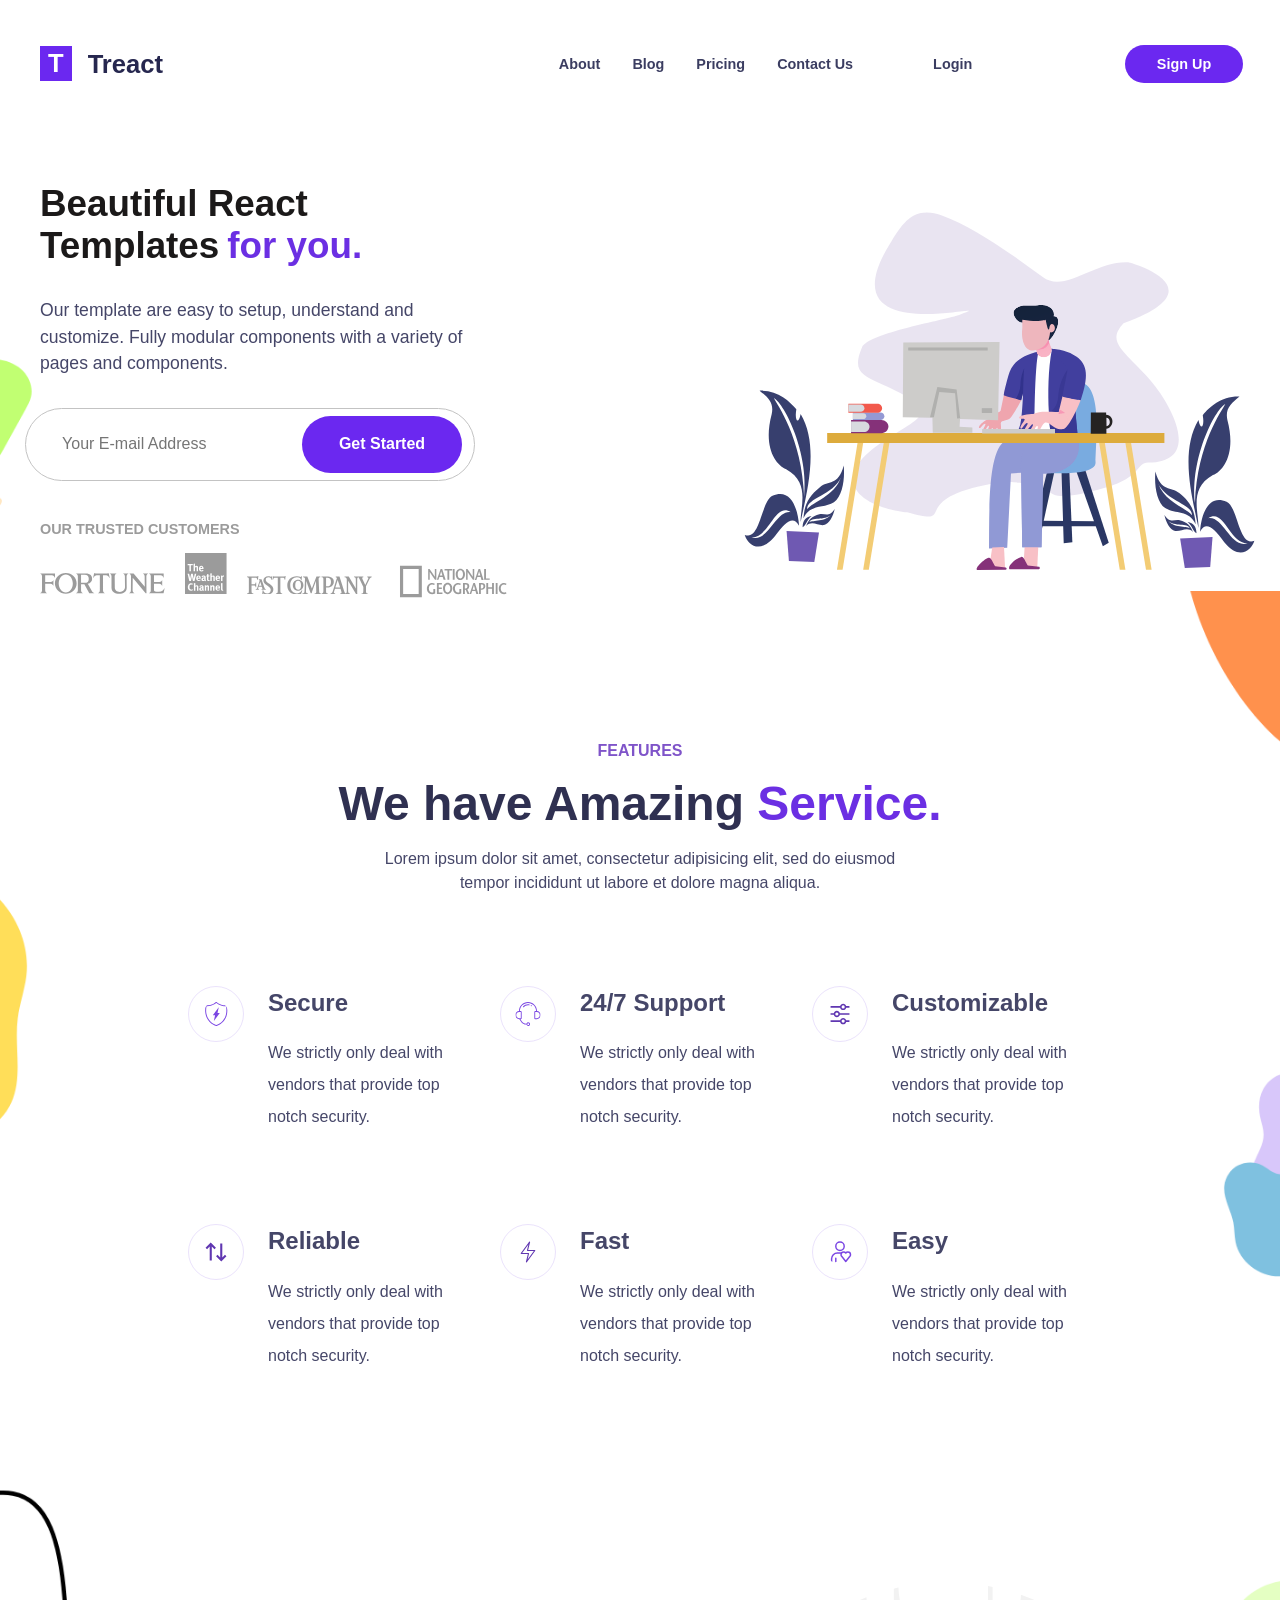
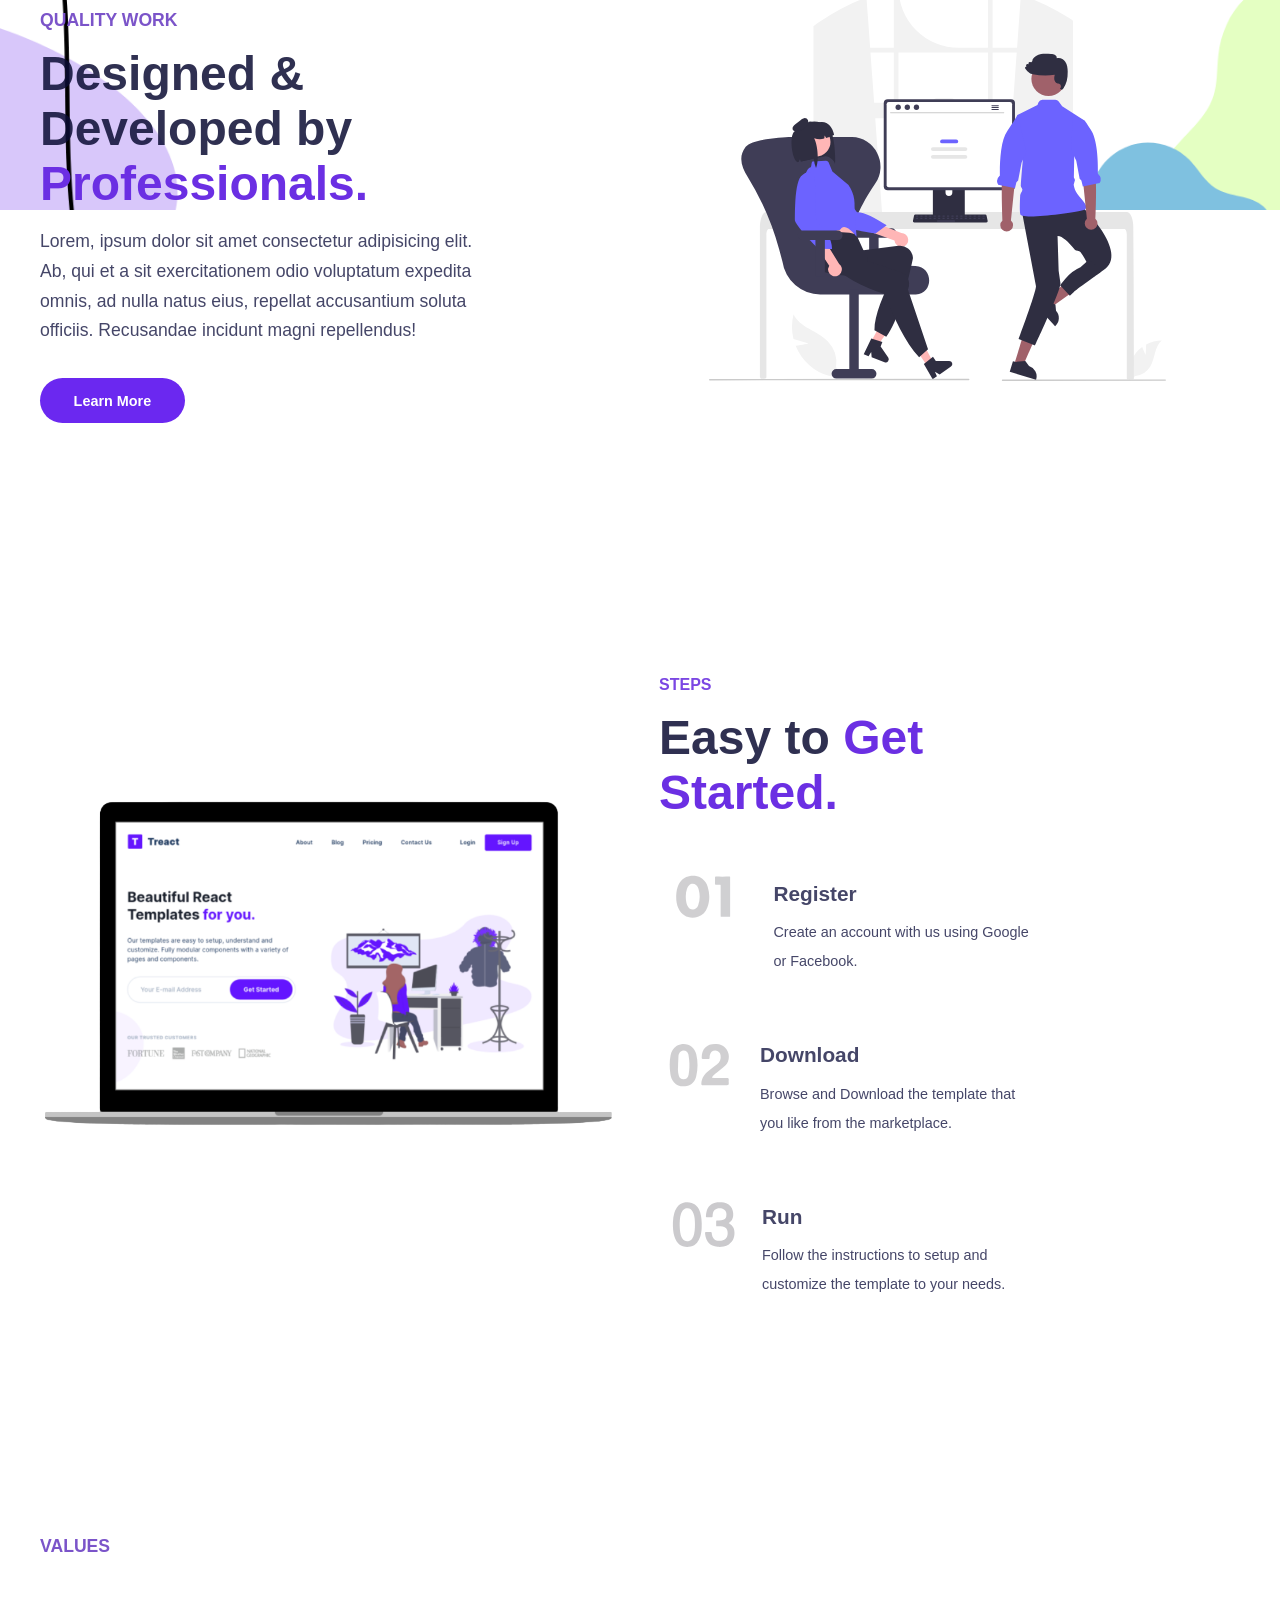
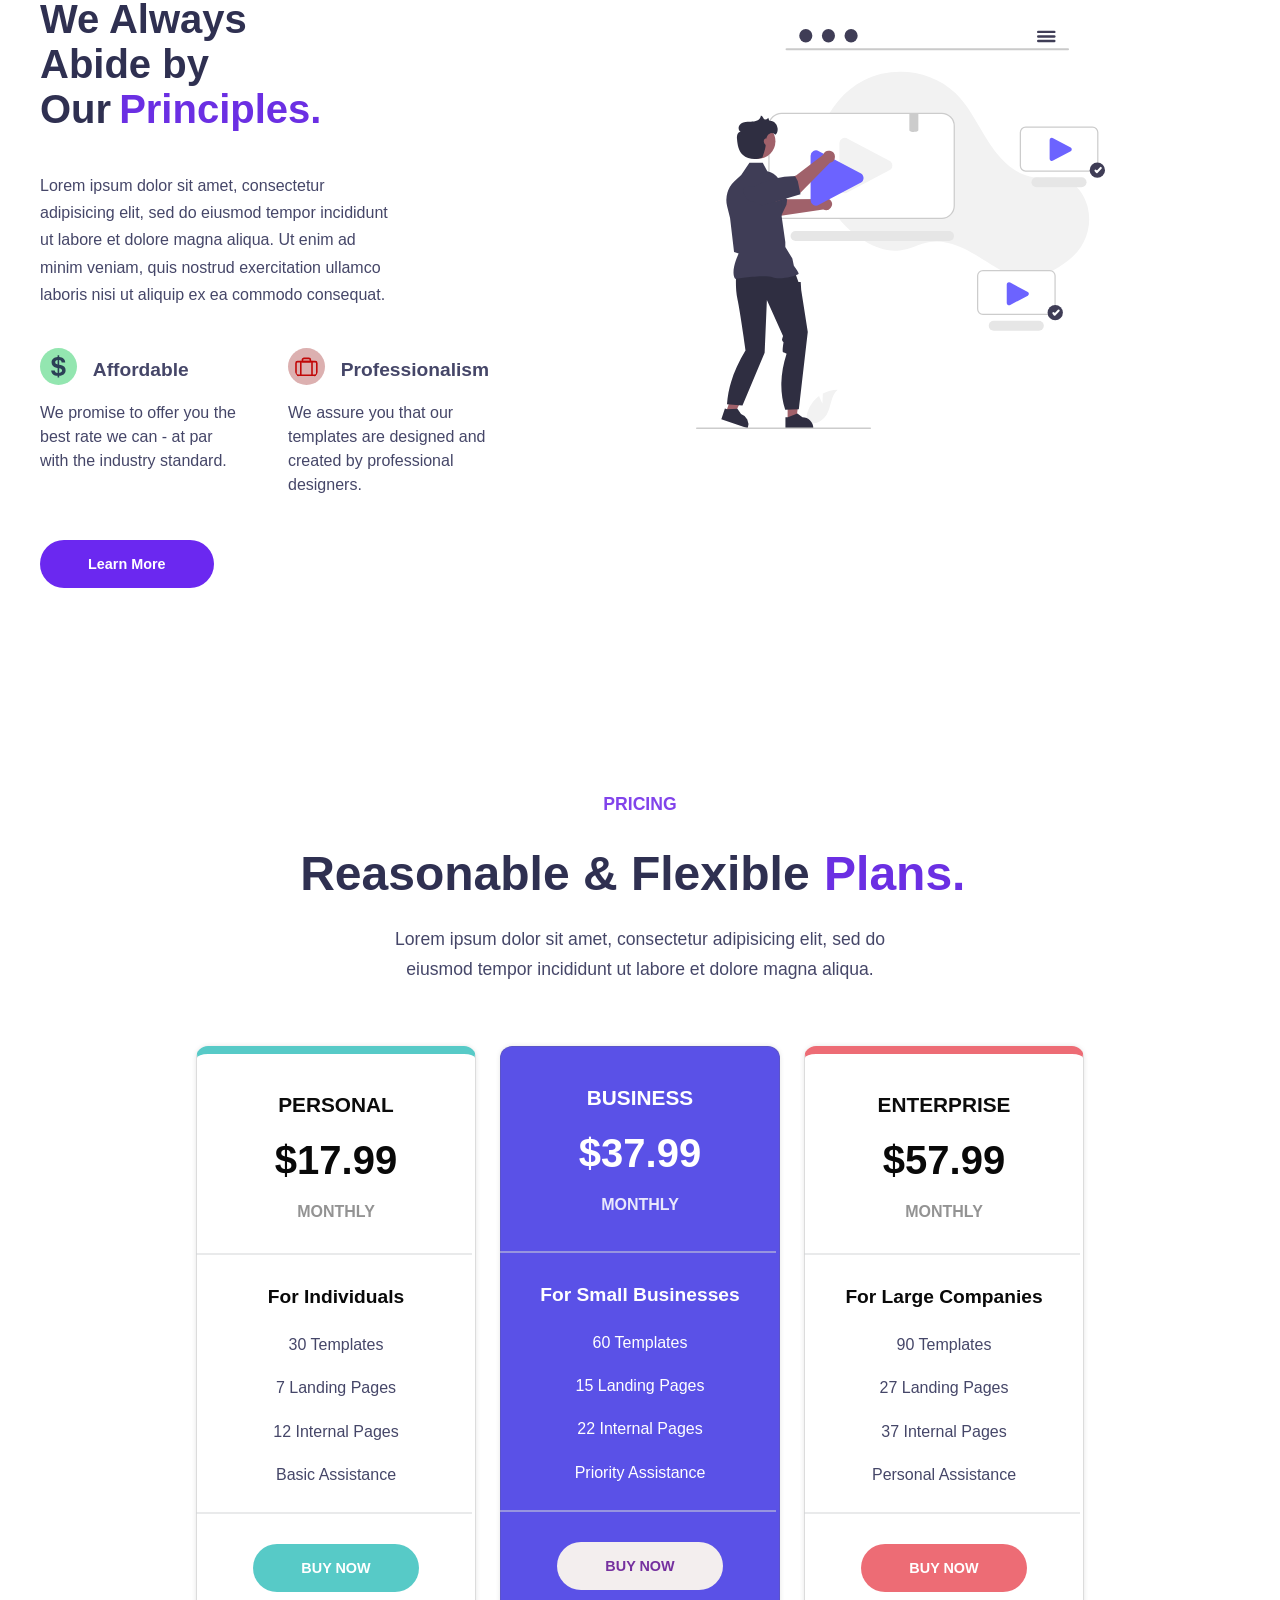
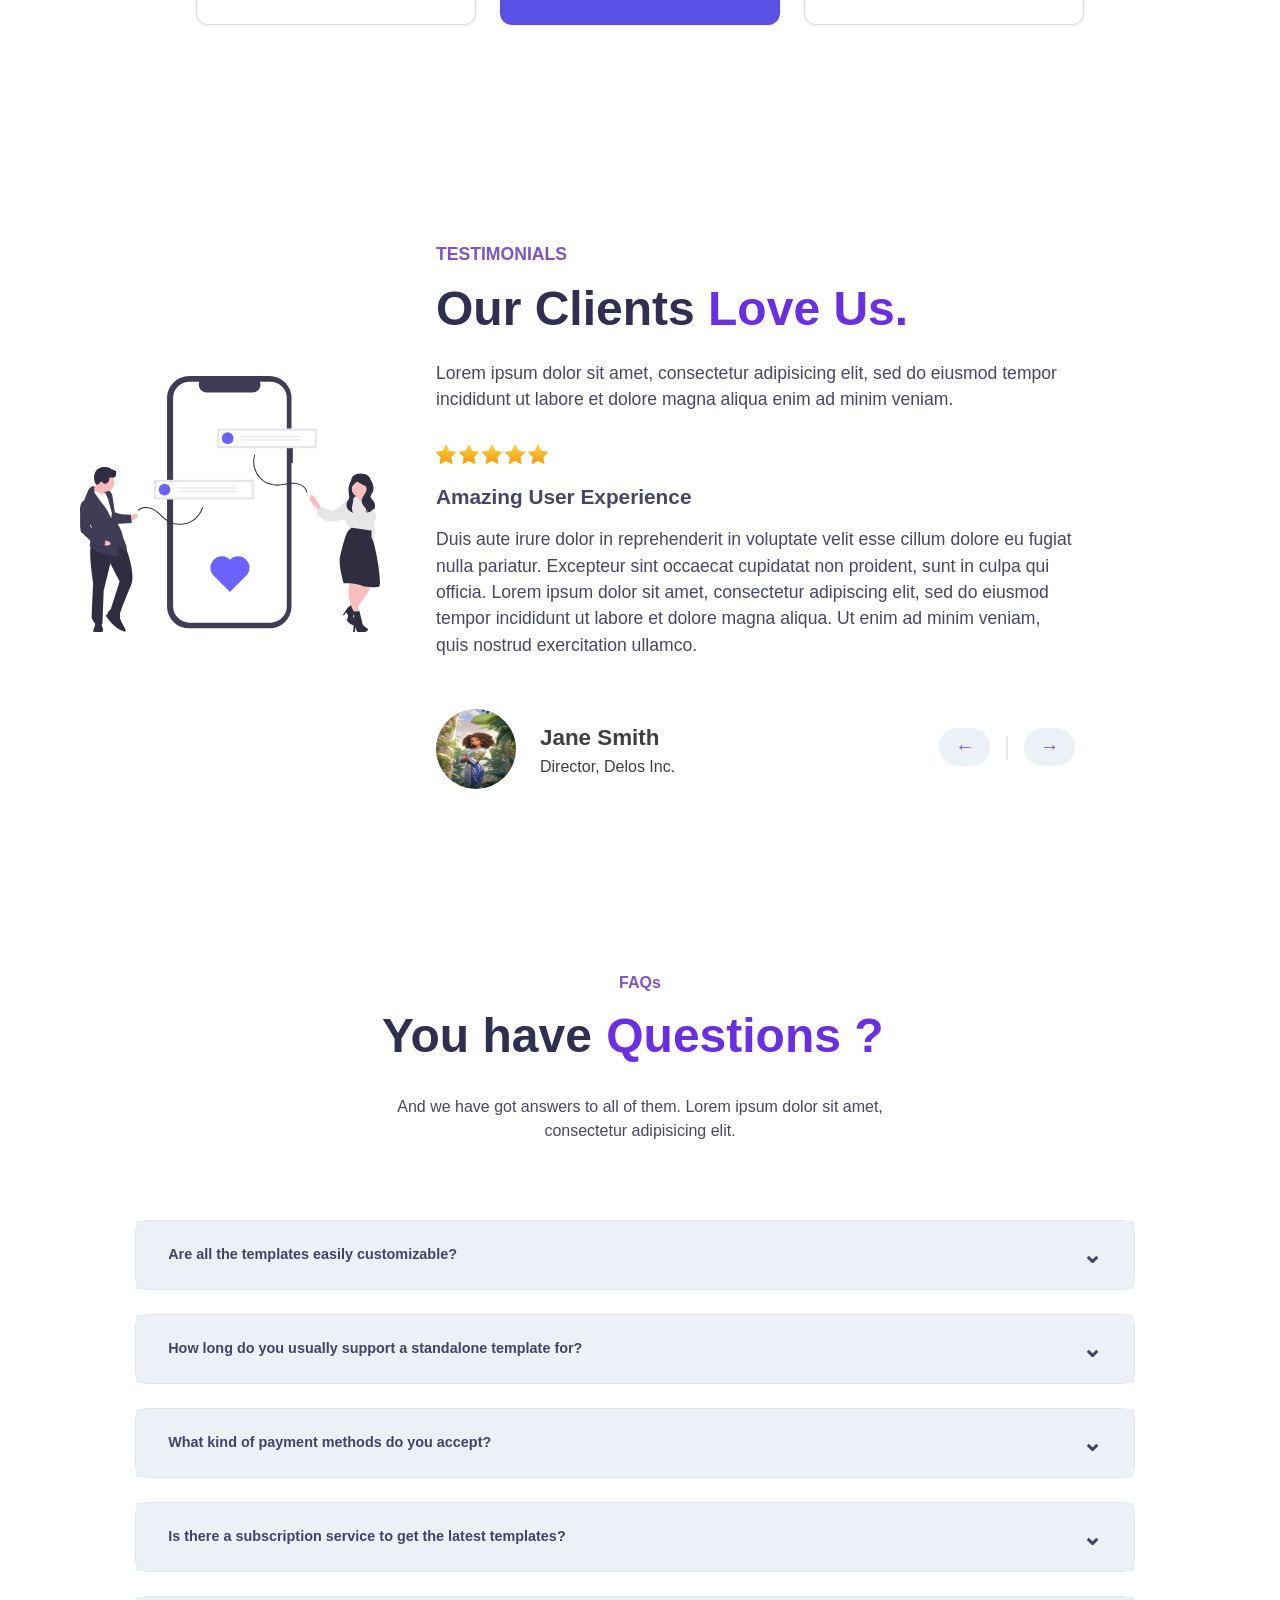
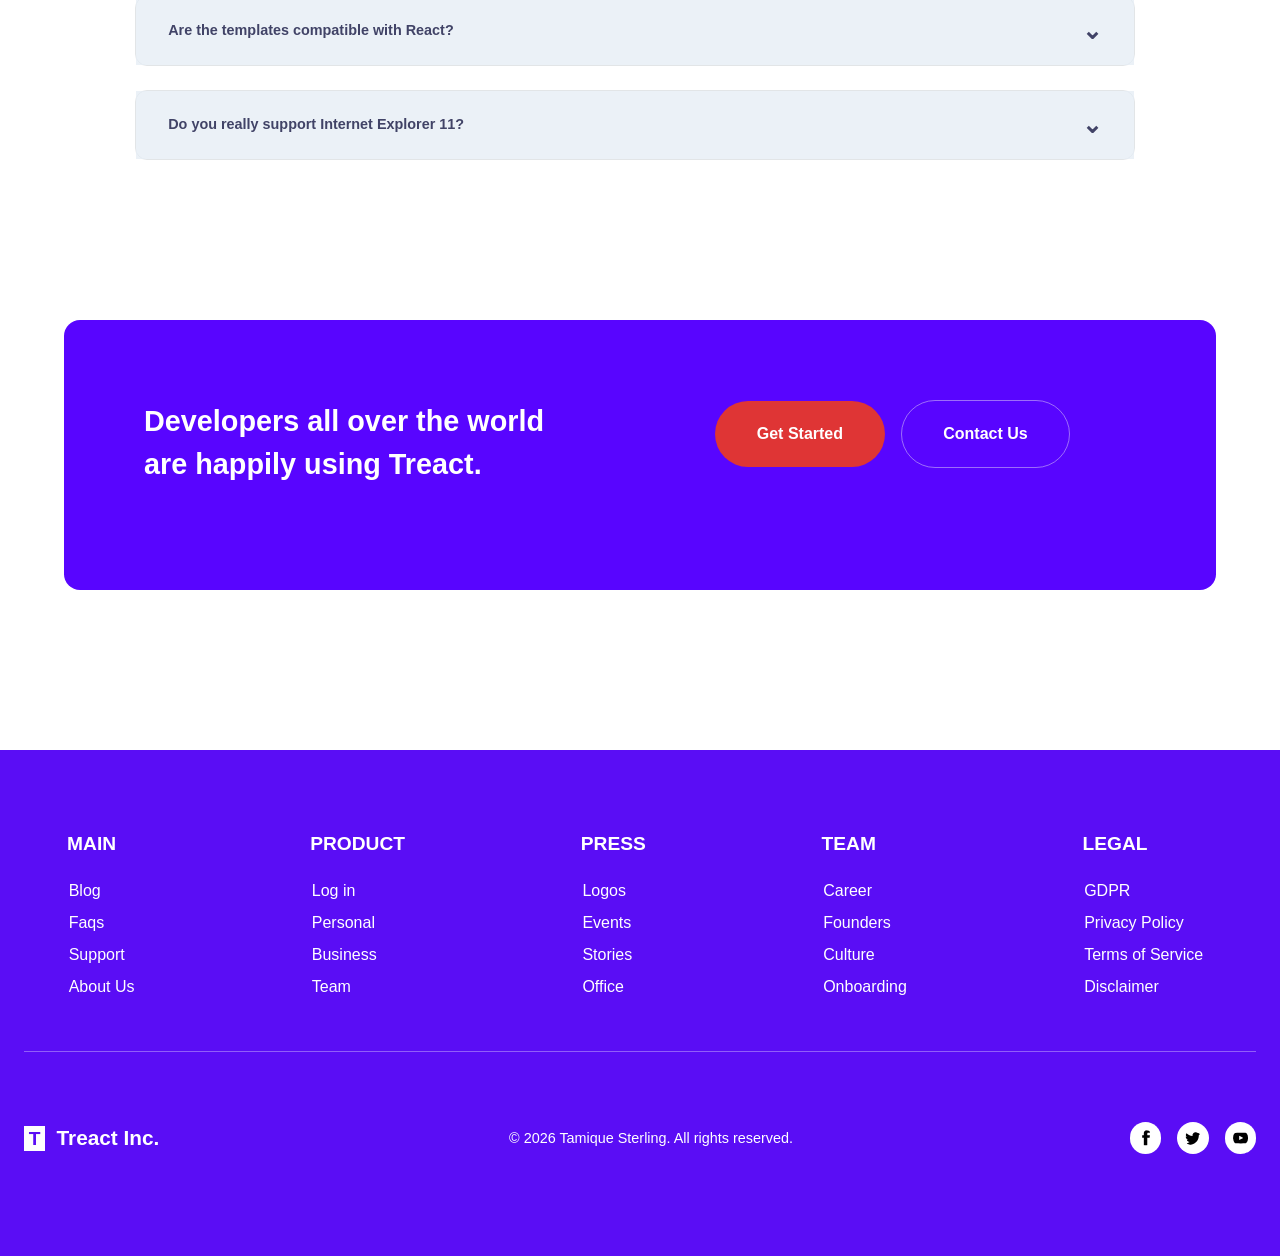
<file: final-project-template.html>
<!DOCTYPE html>
<html lang="en">

<head>
    <meta charset="UTF-8">
    <meta name="viewport" content="width=device-width, initial-scale=1.0">
    <title>Tamique Sterling - Final Project FES</title>
    <link rel="stylesheet" href="final-project-template.css">
</head>

<body>
    <section id="heading">
        <nav class="nav-container">
            <div class="nav-content">
                <div>
                    <h1 class="nav__title"><span class="nav__title--color">T</span>Treact</h1>
                </div>
               
                <ul class="nav__list">
                    <li class="nav__item"><a class="nav__link" href="#about">About</a></li>
                    <li class="nav__item"><a class="nav__link" href="#blog">Blog</a></li>
                    <li class="nav__item"><a class="nav__link" href="#pricing">Pricing</a></li>
                    <li class="nav__item"><a class="nav__link" href="#contact-us">Contact Us</a></li>
                    <li class="nav__item"><a class="nav__link nav__link--space" href="#login">Login</a></li>
                </ul>
               
                <div class="nav__button">
                    <button class="nav__button--style" href="#sign-up">Sign Up</button>
                </div>
            </div>
        </nav>
<header>
    <div class="header-container">
        <div class="header__content">
            <h2 class="header__title">Beautiful React Templates<span class="header__title--color">for
                    you.</span>
            </h2>
            <p class="header__text">Our template are easy to setup, understand and customize. Fully modular
                components
                with a variety of pages and components.</p>
            <div class="header__button">
                <form action="#" method="POST" class="header__form">
                    <div class="header__form-content">
                    <input class="header__form-text" type="email" id="email" placeholder="Your E-mail Address">
                    </div>
                    
                    <button type="submit" class="header__form-button" href="#get-started">
                        <h1 class="header__form-button-text">Get Started</h1>
                    </button>
                   
                </form>
            </div>
            <div class="header__sponsors-container">
                <h2 class="header__sponsors-text">OUR TRUSTED CUSTOMERS</h2>
                <div class="header__sponsors-logo">
                    <svg class="header__sponsors-logo--fortune" xmlns="http://www.w3.org/2000/svg" fill="currentColor"
                        viewBox="0 0 60.9 10.14">
                        <path
                            d="M2.52 5.22H5.1c.91-.012 1.394.863 1.44 1.08V3.36c-.046.161-.53 1.036-1.44 1.02H2.52v-3.3h3.24c.671-.028 1.28.66 1.56 1.32V.24H0c.213.062.978.406.96 1.32v7.02A1.295 1.295 0 0 1 0 9.9h3.48c-.173-.035-.939-.379-.96-1.32V5.22zM53.16 9.9c.209-.035.974-.379.96-1.32V1.56c.014-.914-.751-1.258-.96-1.32h7.26V2.4c-.223-.66-.832-1.348-1.5-1.32h-3.24v3.3h2.58c.905.016 1.39-.859 1.44-1.02V6.3c-.05-.217-.535-1.092-1.44-1.08h-2.58v3.12c.017.337.041.916 1.5.84h.78c1.667.028 2.222-.628 2.94-1.8l-.54 2.52h-7.2zM31.74 9.9c-.2-.035-.965-.379-.96-1.32v-7.5h1.56c.373-.028 1.404.66 1.62 1.32h.12L33.54 0c-.077.146-.781.256-1.02.24h-5.04c-.252.016-.955-.094-1.02-.24l-.54 2.4h.12c.204-.66 1.235-1.348 1.62-1.32h1.56v7.5c-.007.941-.773 1.285-.96 1.32h3.48zM12.6.06C9.659.046 7.284 2.301 7.26 5.1c.024 2.766 2.398 5.022 5.34 5.04 2.917-.018 5.291-2.274 5.28-5.04.011-2.799-2.363-5.054-5.28-5.04z" />
                        <path
                            d="M12.6 9.48C10.684 9.459 9.141 7.5 9.12 5.1 9.141 2.667 10.683.708 12.6.72c1.891-.012 3.435 1.947 3.42 4.38.015 2.4-1.529 4.359-3.42 4.38z"
                            fill="#fff" />
                        <path
                            d="M25.32 8.82l-1.98-3.54c1.248-.354 2.13-1.264 2.101-2.4.03-1.452-.744-2.645-3.18-2.64h-4.74c.208.062.974.406.96 1.32v7.02a1.304 1.304 0 0 1-.96 1.32H21c-.178-.035-.943-.379-.96-1.32V5.52h1.62l2.4 4.38h2.52c-.617-.175-1.008-.692-1.26-1.08z" />
                        <path d="M21.84 4.8h-1.8V.9h1.8a2.016 2.016 0 0 1 1.98 1.98 1.963 1.963 0 0 1-1.98 1.92z"
                            fill="#fff" />
                        <path
                            d="M41.52 6.9c-.025 1.4-1.138 2.357-2.52 2.34-1.363.018-2.477-.752-2.46-2.1l-.06-5.58c.029-.914.795-1.258.96-1.32h-3.42c.162.062.927.406.9 1.32V7.2c.029 2.038 1.686 2.945 3.72 2.94 2.054.004 3.711-.903 3.72-2.94l-.06-5.64c.021-.914.788-1.258.96-1.32H40.5c.213.062.978.406.96 1.32l.06 5.34zM51.18 6.78l-.06-5.22c.014-.914-.751-1.258-.96-1.32h2.76c-.176.062-.942.406-.96 1.32l.06 8.34h-.42l-6.3-7.56-.06 6.24c.019.941.785 1.285.96 1.32h-2.76c.21-.035.975-.379.96-1.32l.06-7.02c-.013-.445-.31-1.148-.84-1.32h2.1l5.46 6.54z" />
                    </svg>
                    <svg class="header__sponsors-logo--weather" xmlns="http://www.w3.org/2000/svg" fill="currentColor"
                        viewBox="0 0 24 24">
                        <path
                            d="M0 0v24h24V0Zm5.732 6.106c.036.168.053.456.053.752v.615c0 .095-.012.223-.012.26.211-.2.56-.335.873-.335.392 0 .706.17.803.442.06.174.078.276.078.572v2.158h-.789V8.496c0-.307-.084-.42-.314-.42-.2 0-.458.12-.639.283v2.211h-.818V7.002c0-.29-.024-.578-.06-.705zm-4.205.275h3.02l-.139.701h-1v3.488h-.857V7.082H1.527Zm7.891 1.037c.355 0 .691.121.89.326.284.29.41.704.41 1.35v.187H8.936v.024c0 .476.235.748.65.748q.415 0 .784-.309l.315.483c-.357.287-.732.427-1.164.427-.887 0-1.46-.627-1.46-1.595.001-.557.116-.924.387-1.225.253-.284.56-.416.97-.416m.013.59c-.308 0-.483.242-.483.67v.011h.934v-.037c0-.229-.023-.348-.096-.463a.4.4 0 0 0-.355-.181m5.959 3.642c.035.17.054.457.054.752v.614c0 .096-.013.223-.013.26.21-.2.56-.333.875-.333.39 0 .704.17.8.44.06.177.078.279.078.574v2.158h-.789v-2.074c0-.306-.085-.422-.314-.422-.199 0-.457.122-.637.285v2.211h-.82v-3.568c0-.29-.024-.578-.06-.705zm-13.893.276h.893l.36 1.652c.17.784.224 1.38.224 1.38.017-.163.09-.761.216-1.339l.373-1.693h.922l.389 1.875c.078.391.18 1.11.18 1.11.011-.134.143-.986.228-1.395l.344-1.59h.885l-1.012 4.222h-.922l-.375-1.703a11 11 0 0 1-.197-1.217s-.073.59-.201 1.206l-.348 1.715h-.957Zm12.043.17c-.03.282-.047.62-.047.933h.723l-.205.555h-.518v1.549c0 .391.072.494.35.494.072 0 .144-.02.289-.06l.101.48c-.237.097-.447.14-.658.14-.41 0-.734-.18-.83-.453-.048-.134-.055-.194-.055-.476v-1.676h-.306v-.553h.306c0-.3 0-.5.03-.728zm7.883.86c.072.126.113.265.127.438.115-.155.306-.323.459-.39a.7.7 0 0 1 .263-.049c.122 0 .174.012.301.066l-.22.713a.47.47 0 0 0-.237-.06c-.181 0-.344.083-.492.258v2.183h-.81v-2.062c0-.415-.048-.729-.114-.903zm-13.6.007c.355 0 .694.121.893.326.283.29.41.706.41 1.35v.185H7.342v.026c0 .475.235.746.65.746.278 0 .536-.103.783-.307l.315.482c-.356.289-.73.428-1.164.428-.886 0-1.46-.627-1.46-1.596 0-.555.115-.924.386-1.224.253-.284.56-.416.97-.416zm11.131 0c.356 0 .693.121.893.326.282.29.41.706.41 1.35v.185H18.47v.026c0 .475.236.746.652.746q.414 0 .783-.307l.313.482c-.356.289-.729.428-1.163.428-.885 0-1.459-.627-1.459-1.596 0-.555.114-.924.385-1.224.254-.284.562-.416.971-.416m-8.053.002c.518 0 .874.192.994.535.042.126.061.223.055.555l-.018 1.037v.053c0 .33.055.456.29.632l-.428.494c-.187-.078-.356-.216-.434-.375-.06.06-.127.122-.187.164-.151.109-.367.168-.62.168-.688 0-1.062-.35-1.062-.964 0-.723.5-1.059 1.48-1.059.061 0 .117-.001.182.004v-.127c0-.342-.066-.457-.361-.457-.259 0-.56.128-.89.352l-.345-.58c.164-.103.284-.163.503-.252.3-.128.559-.18.841-.18m-3.066.588c-.307 0-.48.242-.48.67v.011h.933v-.037c0-.229-.024-.348-.096-.463-.079-.121-.194-.181-.357-.181m11.103 0c-.29.014-.455.256-.455.67v.011h.936v-.037c0-.229-.026-.348-.098-.463-.078-.121-.193-.181-.355-.181zm-7.832 1.21c-.561.001-.754.105-.754.471 0 .241.152.405.358.405.15 0 .3-.079.42-.211l.014-.664zM5.912 17.29c.035.17.055.457.055.754v.613c0 .096-.012.223-.012.26.21-.2.56-.332.873-.332.392 0 .704.168.8.44.061.175.079.277.079.574v2.156h-.79V19.68c0-.307-.083-.422-.312-.422-.199 0-.458.12-.638.283v2.213h-.82v-3.569c0-.29-.025-.577-.061-.705zm15.684.004c.03.169.043.37.043.803V20.5c0 .53.005.601.052.686.03.053.098.084.164.084.03 0 .046-.001.088-.012l.139.482a1.3 1.3 0 0 1-.48.084c-.345 0-.62-.16-.717-.422-.061-.155-.073-.251-.073-.691v-2.3c0-.405-.013-.652-.043-.93zm-18.057.182c.415 0 .83.133 1.06.332l-.378.572q-.317-.235-.668-.235a.87.87 0 0 0-.713.362c-.163.24-.235.59-.235 1.078 0 .572.048.891.174 1.121.17.308.447.469.809.469.246 0 .47-.071.717-.27l.384.53c-.331.27-.685.39-1.162.39-.579 0-1.024-.186-1.367-.578-.338-.38-.508-.885-.508-1.5 0-.524.092-.94.283-1.3.327-.61.929-.972 1.604-.972zm8.512 1.115a.8.8 0 0 1 .113.385c.12-.083.223-.156.355-.229.163-.083.373-.13.553-.13.344 0 .647.178.742.445.043.114.06.247.06.439v2.254h-.796v-2.008c0-.35-.06-.451-.27-.451-.162 0-.372.109-.56.277v2.182h-.809v-2.237c0-.265-.034-.516-.105-.722zm3.144 0a.8.8 0 0 1 .113.385c.121-.083.224-.156.356-.229.164-.083.375-.13.555-.13.343 0 .644.178.74.445.044.114.06.247.06.439v2.254h-.794v-2.008c0-.35-.062-.451-.272-.451-.162 0-.375.109-.56.277v2.182h-.81v-2.237c0-.265-.035-.516-.106-.722zm-5.531.012c.516 0 .873.192.992.537.043.126.063.224.057.554l-.018 1.037v.053c0 .332.054.457.29.633l-.43.494c-.187-.079-.355-.217-.432-.375-.06.061-.127.122-.188.164-.15.109-.367.168-.62.168-.688 0-1.061-.35-1.061-.963 0-.723.5-1.062 1.482-1.062.06 0 .116 0 .182.006v-.125c0-.345-.067-.457-.363-.457-.26 0-.561.126-.891.35l-.346-.58c.164-.103.285-.163.502-.253.302-.127.56-.182.844-.182m9.27 0c.354 0 .693.122.892.327.283.288.41.704.41 1.347v.188h-1.783v.025c0 .475.235.746.65.746q.415-.001.784-.308l.314.484c-.356.289-.73.426-1.164.426-.886 0-1.457-.627-1.457-1.596 0-.555.114-.922.385-1.222.253-.285.56-.416.968-.416m.012.59c-.306 0-.48.24-.48.67v.011h.933v-.035c0-.23-.023-.351-.095-.465-.08-.121-.194-.182-.358-.182m-9.078 1.211c-.56 0-.75.104-.75.471 0 .242.148.404.354.404.15 0 .301-.08.422-.213l.011-.662z" />
                    </svg>
                    <svg class="header__sponsors-logo--fast" xmlns="http://www.w3.org/2000/svg" fill="currentColor"
                        viewBox="0 0 43.937 6.537">
                        <path
                            d="M20.879 1.767c0 .884-.089 3.622-.089 3.622 0 .53.177.766.678.766v.236h-1.973v-.237c.5 0 .766-.235.766-.766l.177-4.476c-.148-.352-.295-.471-.678-.5V.206h1.502l1.59 4.182 1.62-4.182h1.354v.206c-.383 0-.589.177-.589.589l.177 4.329c0 .647.117.824.647.824v.236h-2.268v-.236c.442 0 .648-.146.619-.824 0 0-.088-3.033-.118-3.563l-1.09 3.004a11.28 11.28 0 0 0-.412 1.296l-.354.029c-.088-.324-.324-.913-.324-.913s-.911-2.562-1.235-3.416zM19.023 6.42c-.118-.029-.235-.029-.354-.029-.235 0-.648.117-1.148.117-1.914 0-3.328-1.148-3.328-3.269 0-1.796 1.325-3.181 3.357-3.181.471 0 1.001.089 1.443.266.088-.089.118-.147.206-.236h.177c-.029.324-.147 1.385-.147 1.385h-.177C18.934.854 18.611.442 17.58.442c-1.237 0-2.356.972-2.356 2.769 0 2.032 1.148 2.915 2.415 2.915.825 0 1.325-.471 1.649-1.06l.206.088-.471 1.266zM13.458 1.354h-.206c-.029-.56-.206-.736-.648-.736h-.854v4.624c0 .766.147.912.648.912v.236H10.19v-.236c.5 0 .648-.146.648-.942V.618h-.855c-.56 0-.648.147-.795.736h-.207L9.128.029l.147.029c.059.147.177.147.53.147h2.856c.53 0 .648 0 .766-.177h.177l-.146 1.326z" />
                        <path
                            d="M7.215 6.537c-.413 0-.736-.059-.972-.146a1.686 1.686 0 0 1-.5-.207 1.604 1.604 0 0 0-.207.265l-.177-.058.147-1.385.206.029c.118.648.56 1.119 1.472 1.119.707 0 1.178-.589 1.178-1.236 0-.53-.206-.795-.913-1.325-.234-.148-.44-.266-.617-.412-.648-.413-1.061-.884-1.061-1.65 0-.884.736-1.473 1.708-1.473.56 0 .913.177 1.031.235l.207-.235.147.029-.147 1.267-.207-.029c0-.589-.353-.854-.942-.854-.559 0-.972.295-.972.854 0 .5.383.824.825 1.119.235.147.412.265.589.383 1.031.736 1.266 1.207 1.266 1.914 0 1.03-.795 1.796-2.061 1.796zM3.857 1.354h-.235c0-.53-.236-.736-.707-.736H1.59v2.326h.854c.442 0 .53-.235.589-.618h.206v1.649h-.206c-.059-.441-.147-.618-.618-.618H1.59V5.33c0 .736.177.824.648.824v.236H0v-.236c.559 0 .647-.146.647-.824V1.001C.647.589.47.412 0 .412V.206h3.062c.53 0 .647-.029.736-.206h.206l-.147 1.354zM35.632 1.708v3.534c0 .766.177.912.648.912v.236h-3.475v-.236c.265 0 .5-.088.5-.265 0-.118-.029-.324-.088-.53l-.266-.854h-1.943c-.029.117-.383 1.089-.383 1.354 0 .235.265.294.442.294v.236h-1.62v-.235c.294 0 .53-.029.736-.647l1.502-4.8C31.598.5 31.48.441 31.274.412V.206h1.325l1.59 5.036c.147.529.294.795.53.912.353-.117.441-.235.441-.912V1.001c-.265-.354-.294-.589-.795-.589V.206h1.502l2.474 4.211v-3.21c0-.647-.147-.795-.648-.795V.206h3.298v.206c-.206 0-.383.088-.383.295 0 .146.059.294.117.471l.942 2.032.913-1.974c.147-.265.177-.412.177-.559 0-.177-.118-.265-.383-.265V.206h1.561v.206c-.383 0-.618.354-.795.766l-1.207 2.474v1.62c0 .706.177.883.647.883v.236h-2.238v-.237c.472 0 .648-.177.648-.883V3.887l-1.296-2.738c-.235-.53-.324-.648-.471-.736-.294.118-.383.324-.383.795v4.535s.029.354.059.766l-.383.029-2.884-4.83zm-3.681-.295l-.824 2.68h1.708l-.884-2.68z" />
                        <path
                            d="M28.3 4.093h-.442V5.36c0 .648.177.795.677.795v.236h-2.268v-.237c.472 0 .648-.177.648-.824V1.178c0-.647-.176-.766-.648-.766V.206h1.708c1.649 0 2.621.501 2.621 1.855.001 1.414-1.177 2.032-2.296 2.032zM28.005.618h-.147v3.033h.265c.972 0 1.473-.441 1.473-1.561S29.153.618 28.005.618zM18.022 5.212c-1.119 0-1.884-.795-1.884-1.943 0-1.09.795-1.943 1.884-1.943 1.06 0 1.855.824 1.855 1.943 0 1.089-.824 1.943-1.855 1.943zm0-3.533c-.766 0-1.031.736-1.031 1.59 0 .795.236 1.591 1.031 1.591.766 0 1.001-.796 1.001-1.62 0-.796-.294-1.561-1.001-1.561zM5.065 4.859v-.207c.294 0 .353-.088.353-.176a.858.858 0 0 0-.059-.295s-.059-.235-.118-.412H4.093l-.117.383a.857.857 0 0 0-.059.294c0 .118.118.206.294.206v.207H3.062v-.207c.294 0 .412-.088.53-.412l.884-2.65c-.03-.117-.118-.206-.294-.206v-.206h.942c.766 2.238.972 2.827.972 2.827.147.501.294.647.53.647v.207H5.065zm-.413-2.857l-.441 1.443h.913l-.472-1.443z" />
                    </svg>
                    <svg class="header__sponsors-logo--natgeo" fill="currentColor" xmlns="http://www.w3.org/2000/svg"
                        viewBox="-150.00015 -73.461 1300.0013 440.766">
                        <path fill="currentColor"
                            d="M0 293.844V0h205.045v293.844zm175.374-29.601V29.599H29.526v234.644z" />
                        <path
                            d="M341.288 131.799h-12.686c-16.626-23.508-33.183-46.872-49.666-73.317v73.317h-14.332V29.527h12.684c16.628 23.364 33.183 46.585 49.523 72.888V29.527h14.334v102.272zm33.255-40.421c4.085-13.402 8.17-25.873 11.825-41.639 4.085 15.767 7.741 28.237 11.539 41.639zm6.736-61.779l-35.405 102.2h15.195l8.886-27.879h30.818l8.026 27.879h19.566L396.042 29.527H381.71zm63.714 102.2V43.288h-26.877V29.599h71.097v13.689h-26.875v88.511h-17.559zm50.169 0V29.527h17.415v102.272zm71.382-13.044c-18.275 0-24.726-20.139-24.726-39.705s7.167-36.838 24.726-36.838c17.56 0 24.655 17.99 24.655 36.838 0 18.85-6.379 39.705-24.655 39.705zm0 14.334c26.732 0 43.359-23.793 43.359-54.325 0-28.667-18.419-51.458-43.359-51.458s-43.36 22.791-43.36 51.458c0 30.96 16.629 54.827 43.36 54.827zm130.51-1.29h-12.686c-16.626-23.508-33.183-46.872-49.666-73.317v73.317h-14.333V29.527h12.685c16.627 23.364 33.183 46.585 49.522 72.888V29.527h14.334v102.272zm33.469-40.421c4.086-13.402 8.171-25.873 11.825-41.639 4.085 15.767 7.739 28.237 11.54 41.639h-23.652zm6.737-61.779l-35.333 102.272h15.194l8.887-27.88h30.818l8.026 27.88h19.566l-32.61-102.272h-14.334zm52.246-.072h17.417v88.511h34.616v13.761h-52.033zM330.465 217.373v42.212a80.478 80.478 0 01-29.096 6.307c-30.102 0-49.096-23.364-49.096-53.464 0-27.881 18.994-52.318 49.668-52.318a43.71 43.71 0 0124.798 7.883l-5.662 12.112a37.982 37.982 0 00-18.704-5.374c-18.707 0-31.393 14.764-31.393 37.984 0 23.22 14.333 38.558 29.672 38.558 4.229.183 8.438-.68 12.254-2.509v-31.391zm62.712-41.785h-29.241v28.024h28.667v13.761h-28.667v33.039h34.473v13.76h-52.031V161.758h46.729v13.76zm54.038 75.684c-18.275 0-24.654-20.14-24.654-39.704 0-19.566 7.167-36.839 24.654-36.839 17.488 0 24.727 17.989 24.727 36.839-.001 18.848-6.451 39.704-24.727 39.704zm0 14.334c26.732 0 43.36-23.795 43.36-54.325 0-28.667-18.419-51.458-43.36-51.458-24.939 0-43.358 22.791-43.358 51.458 0 30.817 16.626 54.611 43.358 54.611zm127.571-48.233v42.212a80.489 80.489 0 01-29.098 6.307c-30.101 0-49.094-23.364-49.094-53.464 0-27.881 18.993-52.318 49.668-52.318a43.71 43.71 0 0124.797 7.883l-5.661 12.112a37.994 37.994 0 00-18.707-5.374c-18.705 0-31.391 14.764-31.391 37.984 0 23.22 14.334 38.558 29.671 38.558 4.229.183 8.438-.68 12.256-2.509v-31.391zm33.612-41.785h7.741c8.153-.807 15.417 5.148 16.225 13.303a14.846 14.846 0 01-.027 3.182c1.29 9.852-5.652 18.883-15.503 20.172-.373.048-.748.086-1.125.111l-7.167.43v-37.269zm44.436 88.514l-20.283-42.357a34.4 34.4 0 0017.703-30.388c0-19.853-12.113-29.527-31.678-29.527H591.27v102.272h17.559v-38.56h7.884l16.482 38.56h19.998z" />
                        <path
                            d="M681.717 223.68c4.085-13.402 8.17-25.873 11.826-41.641 4.085 15.768 7.739 28.166 11.537 41.641h-23.649zm6.736-61.922l-35.332 102.271h15.266l8.887-27.881h30.816l8.027 27.881h19.566l-32.609-102.271h-14.333zm80.27 0h-27.306v102.271h17.559v-38.487h7.885c18.444.124 33.497-14.728 33.62-33.173.004-.338 0-.676-.008-1.013-.287-19.853-12.4-29.598-31.75-29.598zm-2.509 50.525l-7.167.43v-37.195h7.884c8.161-.727 15.367 5.299 16.095 13.459.09 1.008.075 2.021-.041 3.024 1.32 9.888-5.625 18.972-15.513 20.291-.488.065-.979.11-1.472.136zm115.244 51.819h-17.559v-49.237h-36.408v49.237h-17.415V161.758h17.415v39.273h36.408v-38.988h17.559v101.986zm16.772 0V161.758h17.415v102.271H898.23zm96.251-83.71a36.816 36.816 0 00-17.989-5.661c-17.847 0-30.818 14.762-30.818 37.982s14.335 38.559 31.249 38.559a33.128 33.128 0 0017.559-5.088l4.802 12.686a44.582 44.582 0 01-23.077 7.166c-30.102 0-49.093-23.364-49.093-53.466 0-27.878 18.848-52.317 49.379-52.317a42.994 42.994 0 0123.508 7.884z" />
                    </svg>
                </div>
            </div>
        </div>
        <div class="header__image">
            <svg class="header__image--style" xmlns="http://www.w3.org/2000/svg"
                xmlns:xlink="http://www.w3.org/1999/xlink" fill="currentColor" viewBox="0 0 2376.78 1584.52">
                <defs>
                    <clipPath id="clip-0">
                        <path clip-rule="nonzero"
                            d="M 0 0 L 2376.78125 0 L 2376.78125 1584.519531 L 0 1584.519531 Z M 0 0 " />
                    </clipPath>
                    <clipPath id="clip-1">
                        <path clip-rule="nonzero" d="M 1461 833 L 1491 833 L 1491 855 L 1461 855 Z M 1461 833 " />
                    </clipPath>
                    <clipPath id="clip-2">
                        <path clip-rule="nonzero"
                            d="M 1490.390625 850.25 C 1490 852.601562 1461.820312 854.363281 1461.820312 854.363281 L 1466.640625 833.925781 C 1478.570312 841.316406 1490.578125 849.066406 1490.390625 850.25 Z M 1490.390625 850.25 " />
                    </clipPath>
                    <clipPath id="clip-3">
                        <path clip-rule="nonzero"
                            d="M 1490.390625 850.25 C 1490 852.601562 1461.820312 854.363281 1461.820312 854.363281 L 1466.640625 833.925781 C 1478.570312 841.316406 1490.578125 849.066406 1490.390625 850.25 " />
                    </clipPath>
                    <linearGradient id="linear-pattern-0" gradientUnits="userSpaceOnUse" x1="0.520264" y1="0"
                        x2="0.727152" y2="0"
                        gradientTransform="matrix(-19.7766, 118.66, -118.66, -19.7766, 1489.76, 770.338)">
                        <stop offset="0" stop-color="rgb(97.277832%, 63.330078%, 73.291016%)" stop-opacity="1" />
                        <stop offset="0.0625" stop-color="rgb(97.265625%, 63.174438%, 73.231506%)" stop-opacity="1" />
                        <stop offset="0.125" stop-color="rgb(97.242737%, 62.861633%, 73.049927%)" stop-opacity="1" />
                        <stop offset="0.15625" stop-color="rgb(97.225952%, 62.6297%, 72.83783%)" stop-opacity="1" />
                        <stop offset="0.1875" stop-color="rgb(97.210693%, 62.431335%, 72.669983%)" stop-opacity="1" />
                        <stop offset="0.21875" stop-color="rgb(97.189331%, 62.153625%, 72.535706%)" stop-opacity="1" />
                        <stop offset="0.25" stop-color="rgb(97.166443%, 61.84845%, 72.419739%)" stop-opacity="1" />
                        <stop offset="0.3125" stop-color="rgb(97.143555%, 61.543274%, 72.303772%)" stop-opacity="1" />
                        <stop offset="0.375" stop-color="rgb(97.119141%, 61.230469%, 72.184753%)" stop-opacity="1" />
                        <stop offset="0.4375" stop-color="rgb(97.096252%, 60.919189%, 71.995544%)" stop-opacity="1" />
                        <stop offset="0.46875" stop-color="rgb(97.079468%, 60.687256%, 71.772766%)" stop-opacity="1" />
                        <stop offset="0.5" stop-color="rgb(97.062683%, 60.475159%, 71.614075%)" stop-opacity="1" />
                        <stop offset="0.53125" stop-color="rgb(97.041321%, 60.185242%, 71.485901%)" stop-opacity="1" />
                        <stop offset="0.5625" stop-color="rgb(97.018433%, 59.893799%, 71.376038%)" stop-opacity="1" />
                        <stop offset="0.625" stop-color="rgb(96.99707%, 59.602356%, 71.266174%)" stop-opacity="1" />
                        <stop offset="0.6875" stop-color="rgb(96.974182%, 59.292603%, 71.038818%)" stop-opacity="1" />
                        <stop offset="0.75" stop-color="rgb(96.949768%, 58.982849%, 70.77179%)" stop-opacity="1" />
                        <stop offset="0.78125" stop-color="rgb(96.932983%, 58.74939%, 70.645142%)" stop-opacity="1" />
                        <stop offset="0.8125" stop-color="rgb(96.914673%, 58.52356%, 70.561218%)" stop-opacity="1" />
                        <stop offset="0.84375" stop-color="rgb(96.891785%, 58.218384%, 70.445251%)" stop-opacity="1" />
                        <stop offset="0.875" stop-color="rgb(96.871948%, 57.940674%, 70.315552%)" stop-opacity="1" />
                        <stop offset="0.9375" stop-color="rgb(96.850586%, 57.667542%, 70.065308%)" stop-opacity="1" />
                        <stop offset="1" stop-color="rgb(96.827698%, 57.359314%, 69.828796%)" stop-opacity="1" />
                    </linearGradient>
                    <clipPath id="clip-4">
                        <path clip-rule="nonzero" d="M 1276 404 L 1462 404 L 1462 556 L 1276 556 Z M 1276 404 " />
                    </clipPath>
                    <clipPath id="clip-5">
                        <path clip-rule="nonzero"
                            d="M 1316.960938 477.851562 C 1291.859375 479.371094 1268.128906 441.410156 1280.070312 426.128906 C 1304.648438 394.691406 1340.539062 410.921875 1378.199219 405.210938 C 1415.851562 399.511719 1450.378906 419.390625 1443.230469 450.851562 C 1470.988281 450.851562 1462.628906 488.878906 1450.460938 512.839844 C 1438.289062 536.800781 1416.988281 572.171875 1391.890625 545.550781 C 1366.789062 518.929688 1341.308594 508.28125 1341.308594 508.28125 Z M 1316.960938 477.851562 " />
                    </clipPath>
                    <clipPath id="clip-6">
                        <path clip-rule="nonzero"
                            d="M 1316.960938 477.851562 C 1291.859375 479.371094 1268.128906 441.410156 1280.070312 426.128906 C 1304.648438 394.691406 1340.539062 410.921875 1378.199219 405.210938 C 1415.851562 399.511719 1450.378906 419.390625 1443.230469 450.851562 C 1470.988281 450.851562 1462.628906 488.878906 1450.460938 512.839844 C 1438.289062 536.800781 1416.988281 572.171875 1391.890625 545.550781 C 1366.789062 518.929688 1341.308594 508.28125 1341.308594 508.28125 L 1316.960938 477.851562 " />
                    </clipPath>
                    <linearGradient id="linear-pattern-1" gradientUnits="userSpaceOnUse" x1="0.659328" y1="0"
                        x2="0.925048" y2="0"
                        gradientTransform="matrix(-253.112, -824.571, 824.571, -253.112, 1578.2, 1134.15)">
                        <stop offset="0" stop-color="rgb(9.159851%, 14.225769%, 25.331116%)" stop-opacity="1" />
                        <stop offset="0.03125" stop-color="rgb(9.143066%, 14.201355%, 25.285339%)" stop-opacity="1" />
                        <stop offset="0.0625" stop-color="rgb(9.107971%, 14.149475%, 25.193787%)" stop-opacity="1" />
                        <stop offset="0.125" stop-color="rgb(9.078979%, 14.105225%, 25.085449%)" stop-opacity="1" />
                        <stop offset="0.1875" stop-color="rgb(9.030151%, 14.089966%, 24.971008%)" stop-opacity="1" />
                        <stop offset="0.21875" stop-color="rgb(8.972168%, 14.085388%, 24.884033%)" stop-opacity="1" />
                        <stop offset="0.25" stop-color="rgb(8.930969%, 14.051819%, 24.804688%)" stop-opacity="1" />
                        <stop offset="0.28125" stop-color="rgb(8.891296%, 14.013672%, 24.720764%)" stop-opacity="1" />
                        <stop offset="0.3125" stop-color="rgb(8.840942%, 14.004517%, 24.655151%)" stop-opacity="1" />
                        <stop offset="0.34375" stop-color="rgb(8.792114%, 13.993835%, 24.577332%)" stop-opacity="1" />
                        <stop offset="0.375" stop-color="rgb(8.755493%, 13.955688%, 24.459839%)" stop-opacity="1" />
                        <stop offset="0.40625" stop-color="rgb(8.72345%, 13.905334%, 24.339294%)" stop-opacity="1" />
                        <stop offset="0.4375" stop-color="rgb(8.688354%, 13.853455%, 24.241638%)" stop-opacity="1" />
                        <stop offset="0.46875" stop-color="rgb(8.647156%, 13.821411%, 24.163818%)" stop-opacity="1" />
                        <stop offset="0.5" stop-color="rgb(8.59375%, 13.818359%, 24.101257%)" stop-opacity="1" />
                        <stop offset="0.53125" stop-color="rgb(8.5495%, 13.800049%, 24.012756%)" stop-opacity="1" />
                        <stop offset="0.5625" stop-color="rgb(8.51593%, 13.754272%, 23.886108%)" stop-opacity="1" />
                        <stop offset="0.59375" stop-color="rgb(8.473206%, 13.728333%, 23.786926%)" stop-opacity="1" />
                        <stop offset="0.625" stop-color="rgb(8.4198%, 13.728333%, 23.727417%)" stop-opacity="1" />
                        <stop offset="0.65625" stop-color="rgb(8.377075%, 13.703918%, 23.631287%)" stop-opacity="1" />
                        <stop offset="0.6875" stop-color="rgb(8.345032%, 13.65509%, 23.501587%)" stop-opacity="1" />
                        <stop offset="0.71875" stop-color="rgb(8.300781%, 13.632202%, 23.410034%)" stop-opacity="1" />
                        <stop offset="0.75" stop-color="rgb(8.248901%, 13.630676%, 23.350525%)" stop-opacity="1" />
                        <stop offset="0.78125" stop-color="rgb(8.206177%, 13.598633%, 23.272705%)" stop-opacity="1" />
                        <stop offset="0.8125" stop-color="rgb(8.172607%, 13.546753%, 23.176575%)" stop-opacity="1" />
                        <stop offset="0.84375" stop-color="rgb(8.140564%, 13.494873%, 23.059082%)" stop-opacity="1" />
                        <stop offset="0.875" stop-color="rgb(8.105469%, 13.452148%, 22.941589%)" stop-opacity="1" />
                        <stop offset="0.90625" stop-color="rgb(8.058167%, 13.43689%, 22.859192%)" stop-opacity="1" />
                        <stop offset="0.9375" stop-color="rgb(8.030701%, 13.423157%, 22.782898%)" stop-opacity="1" />
                        <stop offset="0.96875" stop-color="rgb(8.058167%, 13.380432%, 22.666931%)" stop-opacity="1" />
                        <stop offset="1" stop-color="rgb(8.087158%, 13.337708%, 22.550964%)" stop-opacity="1" />
                    </linearGradient>
                    <clipPath id="clip-7">
                        <path clip-rule="nonzero" d="M 1362 528 L 1436 528 L 1436 621 L 1362 621 Z M 1362 528 " />
                    </clipPath>
                    <clipPath id="clip-8">
                        <path clip-rule="nonzero"
                            d="M 1409 619.90625 C 1388.660156 623.507812 1378.578125 612.863281 1374.398438 605.835938 C 1371.851562 601.5625 1371.550781 595.003906 1369.679688 587.144531 C 1368.460938 582.039062 1366.589844 576.390625 1362.988281 570.46875 L 1418.511719 528.820312 C 1417.980469 536.039062 1421.449219 548.148438 1425.371094 559.601562 C 1429.941406 572.878906 1435.121094 585.285156 1435.429688 588.152344 C 1436 593.464844 1429.339844 616.289062 1409 619.90625 Z M 1409 619.90625 " />
                    </clipPath>
                    <clipPath id="clip-9">
                        <path clip-rule="nonzero"
                            d="M 1409 619.90625 C 1388.660156 623.507812 1378.578125 612.863281 1374.398438 605.835938 C 1371.851562 601.5625 1371.550781 595.003906 1369.679688 587.144531 C 1368.460938 582.039062 1366.589844 576.390625 1362.988281 570.46875 L 1418.511719 528.820312 C 1417.980469 536.039062 1421.449219 548.148438 1425.371094 559.601562 C 1429.941406 572.878906 1435.121094 585.285156 1435.429688 588.152344 C 1436 593.464844 1429.339844 616.289062 1409 619.90625 " />
                    </clipPath>
                    <linearGradient id="linear-pattern-2" gradientUnits="userSpaceOnUse" x1="0.270416" y1="0"
                        x2="0.498764" y2="0"
                        gradientTransform="matrix(-142.235, -468.539, 468.539, -142.235, 1453.56, 756.552)">
                        <stop offset="0" stop-color="rgb(97.906494%, 71.688843%, 78.103638%)" stop-opacity="1" />
                        <stop offset="0.0625" stop-color="rgb(97.894287%, 71.516418%, 77.890015%)" stop-opacity="1" />
                        <stop offset="0.09375" stop-color="rgb(97.868347%, 71.180725%, 77.603149%)" stop-opacity="1" />
                        <stop offset="0.125" stop-color="rgb(97.843933%, 70.846558%, 77.461243%)" stop-opacity="1" />
                        <stop offset="0.15625" stop-color="rgb(97.822571%, 70.555115%, 77.346802%)" stop-opacity="1" />
                        <stop offset="0.1875" stop-color="rgb(97.805786%, 70.350647%, 77.267456%)" stop-opacity="1" />
                        <stop offset="0.25" stop-color="rgb(97.787476%, 70.091248%, 77.165222%)" stop-opacity="1" />
                        <stop offset="0.3125" stop-color="rgb(97.761536%, 69.744873%, 76.945496%)" stop-opacity="1" />
                        <stop offset="0.34375" stop-color="rgb(97.741699%, 69.483948%, 76.686096%)" stop-opacity="1" />
                        <stop offset="0.375" stop-color="rgb(97.721863%, 69.229126%, 76.512146%)" stop-opacity="1" />
                        <stop offset="0.40625" stop-color="rgb(97.695923%, 68.887329%, 76.374817%)" stop-opacity="1" />
                        <stop offset="0.4375" stop-color="rgb(97.674561%, 68.603516%, 76.264954%)" stop-opacity="1" />
                        <stop offset="0.46875" stop-color="rgb(97.660828%, 68.408203%, 76.18866%)" stop-opacity="1" />
                        <stop offset="0.5" stop-color="rgb(97.644043%, 68.191528%, 76.068115%)" stop-opacity="1" />
                        <stop offset="0.53125" stop-color="rgb(97.621155%, 67.887878%, 75.843811%)" stop-opacity="1" />
                        <stop offset="0.5625" stop-color="rgb(97.596741%, 67.565918%, 75.596619%)" stop-opacity="1" />
                        <stop offset="0.625" stop-color="rgb(97.572327%, 67.23938%, 75.418091%)" stop-opacity="1" />
                        <stop offset="0.65625" stop-color="rgb(97.546387%, 66.889954%, 75.283813%)" stop-opacity="1" />
                        <stop offset="0.6875" stop-color="rgb(97.520447%, 66.543579%, 75.149536%)" stop-opacity="1" />
                        <stop offset="0.75" stop-color="rgb(97.492981%, 66.183472%, 74.880981%)" stop-opacity="1" />
                        <stop offset="0.78125" stop-color="rgb(97.468567%, 65.858459%, 74.598694%)" stop-opacity="1" />
                        <stop offset="0.8125" stop-color="rgb(97.445679%, 65.54718%, 74.452209%)" stop-opacity="1" />
                        <stop offset="0.84375" stop-color="rgb(97.421265%, 65.235901%, 74.331665%)" stop-opacity="1" />
                        <stop offset="0.875" stop-color="rgb(97.40448%, 65.010071%, 74.24469%)" stop-opacity="1" />
                        <stop offset="0.9375" stop-color="rgb(97.384644%, 64.752197%, 74.064636%)" stop-opacity="1" />
                        <stop offset="0.96875" stop-color="rgb(97.366333%, 64.492798%, 73.814392%)" stop-opacity="1" />
                        <stop offset="1" stop-color="rgb(97.346497%, 64.239502%, 73.643494%)" stop-opacity="1" />
                    </linearGradient>
                    <clipPath id="clip-10">
                        <path clip-rule="nonzero" d="M 1362 528 L 1426 528 L 1426 590 L 1362 590 Z M 1362 528 " />
                    </clipPath>
                    <clipPath id="clip-11">
                        <path clip-rule="nonzero"
                            d="M 1425.371094 559.601562 C 1413.710938 587.6875 1392.078125 592.96875 1369.679688 587.144531 C 1368.460938 582.039062 1366.589844 576.390625 1362.988281 570.46875 L 1418.511719 528.820312 C 1417.980469 536.039062 1421.449219 548.148438 1425.371094 559.601562 Z M 1425.371094 559.601562 " />
                    </clipPath>
                    <clipPath id="clip-12">
                        <path clip-rule="nonzero"
                            d="M 1425.371094 559.601562 C 1413.710938 587.6875 1392.078125 592.96875 1369.679688 587.144531 C 1368.460938 582.039062 1366.589844 576.390625 1362.988281 570.46875 L 1418.511719 528.820312 C 1417.980469 536.039062 1421.449219 548.148438 1425.371094 559.601562 " />
                    </clipPath>
                    <linearGradient id="linear-pattern-3" gradientUnits="userSpaceOnUse" x1="0.644937" y1="0"
                        x2="0.961647" y2="0"
                        gradientTransform="matrix(-73.7814, -240.36, 240.36, -73.7814, 1453.47, 753.967)">
                        <stop offset="0" stop-color="rgb(96.994019%, 59.558105%, 71.24939%)" stop-opacity="1" />
                        <stop offset="0.03125" stop-color="rgb(96.984863%, 59.439087%, 71.166992%)" stop-opacity="1" />
                        <stop offset="0.0625" stop-color="rgb(96.966553%, 59.202576%, 70.94574%)" stop-opacity="1" />
                        <stop offset="0.09375" stop-color="rgb(96.948242%, 58.964539%, 70.744324%)" stop-opacity="1" />
                        <stop offset="0.125" stop-color="rgb(96.928406%, 58.702087%, 70.628357%)" stop-opacity="1" />
                        <stop offset="0.140625" stop-color="rgb(96.908569%, 58.439636%, 70.529175%)" stop-opacity="1" />
                        <stop offset="0.15625" stop-color="rgb(96.890259%, 58.201599%, 70.439148%)" stop-opacity="1" />
                        <stop offset="0.1875" stop-color="rgb(96.868896%, 57.914734%, 70.277405%)" stop-opacity="1" />
                        <stop offset="0.21875" stop-color="rgb(96.847534%, 57.63092%, 70.024109%)" stop-opacity="1" />
                        <stop offset="0.25" stop-color="rgb(96.83075%, 57.394409%, 69.842529%)" stop-opacity="1" />
                        <stop offset="0.28125" stop-color="rgb(96.807861%, 57.10907%, 69.734192%)" stop-opacity="1" />
                        <stop offset="0.296875" stop-color="rgb(96.786499%, 56.82373%, 69.62738%)" stop-opacity="1" />
                        <stop offset="0.3125" stop-color="rgb(96.768188%, 56.585693%, 69.538879%)" stop-opacity="1" />
                        <stop offset="0.34375" stop-color="rgb(96.748352%, 56.323242%, 69.367981%)" stop-opacity="1" />
                        <stop offset="0.375" stop-color="rgb(96.728516%, 56.062317%, 69.125366%)" stop-opacity="1" />
                        <stop offset="0.40625" stop-color="rgb(96.711731%, 55.825806%, 68.962097%)" stop-opacity="1" />
                        <stop offset="0.4375" stop-color="rgb(96.688843%, 55.519104%, 68.849182%)" stop-opacity="1" />
                        <stop offset="0.453125" stop-color="rgb(96.664429%, 55.210876%, 68.733215%)" stop-opacity="1" />
                        <stop offset="0.46875" stop-color="rgb(96.646118%, 54.972839%, 68.644714%)" stop-opacity="1" />
                        <stop offset="0.5" stop-color="rgb(96.629333%, 54.73175%, 68.467712%)" stop-opacity="1" />
                        <stop offset="0.53125" stop-color="rgb(96.607971%, 54.450989%, 68.22052%)" stop-opacity="1" />
                        <stop offset="0.546875" stop-color="rgb(96.586609%, 54.170227%, 68.058777%)" stop-opacity="1" />
                        <stop offset="0.5625" stop-color="rgb(96.568298%, 53.93219%, 67.970276%)" stop-opacity="1" />
                        <stop offset="0.59375" stop-color="rgb(96.548462%, 53.668213%, 67.805481%)" stop-opacity="1" />
                        <stop offset="0.625" stop-color="rgb(96.528625%, 53.405762%, 67.565918%)" stop-opacity="1" />
                        <stop offset="0.65625" stop-color="rgb(96.510315%, 53.170776%, 67.404175%)" stop-opacity="1" />
                        <stop offset="0.6875" stop-color="rgb(96.487427%, 52.865601%, 67.29126%)" stop-opacity="1" />
                        <stop offset="0.703125" stop-color="rgb(96.464539%, 52.560425%, 67.179871%)" stop-opacity="1" />
                        <stop offset="0.71875" stop-color="rgb(96.446228%, 52.322388%, 67.09137%)" stop-opacity="1" />
                        <stop offset="0.75" stop-color="rgb(96.427917%, 52.081299%, 66.918945%)" stop-opacity="1" />
                        <stop offset="0.78125" stop-color="rgb(96.409607%, 51.843262%, 66.690063%)" stop-opacity="1" />
                        <stop offset="0.8125" stop-color="rgb(96.391296%, 51.608276%, 66.546631%)" stop-opacity="1" />
                        <stop offset="0.828125" stop-color="rgb(96.376038%, 51.399231%, 66.470337%)" stop-opacity="1" />
                        <stop offset="0.84375" stop-color="rgb(96.360779%, 51.191711%, 66.394043%)" stop-opacity="1" />
                        <stop offset="0.859375" stop-color="rgb(96.342468%, 50.952148%, 66.307068%)" stop-opacity="1" />
                        <stop offset="0.875" stop-color="rgb(96.325684%, 50.732422%, 66.215515%)" stop-opacity="1" />
                        <stop offset="0.90625" stop-color="rgb(96.308899%, 50.515747%, 66.035461%)" stop-opacity="1" />
                        <stop offset="0.9375" stop-color="rgb(96.290588%, 50.282288%, 65.823364%)" stop-opacity="1" />
                        <stop offset="0.96875" stop-color="rgb(96.273804%, 50.045776%, 65.696716%)" stop-opacity="1" />
                        <stop offset="1" stop-color="rgb(96.255493%, 49.807739%, 65.609741%)" stop-opacity="1" />
                    </linearGradient>
                </defs>
                <g clip-path="url(#clip-0)">
                    <path fill-rule="nonzero" fill="rgb(100%, 100%, 100%)" fill-opacity="1"
                        d="M 2376.78125 1584.519531 L 0 1584.519531 L 0 0 L 2376.78125 0 L 2376.78125 1584.519531 " />
                </g>
                <path fill-rule="evenodd" fill="currentColor" fill-opacity="1"
                    d="M 895.730469 848.226562 C 897.933594 798.476562 764.484375 746.191406 720.53125 724.855469 C 653.070312 692.105469 610.019531 676.132812 651.847656 579.269531 C 677.277344 520.378906 996.324219 466.25 1055.75 444.640625 C 1271.039062 366.339844 480.664062 611.433594 769.058594 148.488281 L 773.785156 140.898438 C 823.496094 61.109375 868.675781 -6.320312 984.324219 35.761719 C 1105.421875 79.828125 1261.238281 187.148438 1397.679688 289.351562 C 1488.910156 357.679688 1611.601562 221.890625 1751.191406 228.378906 C 1751.640625 228.25 2137.570312 332.53125 1731.148438 479.480469 C 1659.941406 556.230469 1728.359375 589.898438 1832.808594 704.449219 C 1916.261719 795.96875 2069.359375 1051.148438 1832.808594 1054.71875 C 1782.949219 1055.46875 1807.410156 1114.871094 1657.859375 1157.75 C 1367.261719 1241.070312 1486.03125 1152.558594 1301.121094 1137.46875 C 1187.660156 1128.199219 1270.21875 1124.820312 1161.761719 1146.921875 C 838.449219 1212.820312 1052.78125 1319.511719 838.367188 1259.78125 C 786.613281 1257.238281 609.628906 1219.429688 617.003906 1120.421875 C 617.003906 992.367188 893.265625 903.828125 895.730469 848.226562 " />
                <path fill-rule="evenodd" fill="rgb(16.569519%, 21.640015%, 39.347839%)" fill-opacity="1"
                    d="M 1566.878906 1065.578125 L 1670.109375 1385.671875 L 1645.710938 1399.390625 L 1533.101562 1081.578125 L 1566.878906 1065.578125 " />
                <path fill-rule="evenodd" fill="rgb(16.569519%, 21.640015%, 39.347839%)" fill-opacity="1"
                    d="M 1506.839844 1077.011719 L 1519.980469 1383.390625 L 1484.320312 1387.960938 L 1474.941406 1081.578125 L 1506.839844 1077.011719 " />
                <path fill-rule="evenodd" fill="rgb(16.569519%, 21.640015%, 39.347839%)" fill-opacity="1"
                    d="M 1448.691406 1079.289062 L 1383 1381.101562 L 1347.339844 1371.949219 L 1422.410156 1065.578125 L 1448.691406 1079.289062 " />
                <path fill-rule="evenodd" fill="rgb(16.569519%, 21.640015%, 39.347839%)" fill-opacity="1"
                    d="M 1621.328125 1296.5 L 1386.71875 1294.21875 L 1384.851562 1317.078125 L 1621.328125 1317.078125 L 1621.328125 1296.5 " />
                <path fill-rule="evenodd" fill="rgb(47.277832%, 66.877747%, 87.802124%)" fill-opacity="1"
                    d="M 1546.25 722.613281 C 1642.601562 727.945312 1618.820312 943.632812 1615.691406 1054.140625 C 1617.570312 1104.441406 1463.671875 1102.160156 1396.109375 1095.300781 C 1433.019531 1060.238281 1469.929688 1025.179688 1506.839844 990.125 L 1546.25 722.613281 " />
                <path fill-rule="evenodd" fill="rgb(21.539307%, 24.771118%, 42.950439%)" fill-opacity="1"
                    d="M 392.3125 1315.628906 C 386.9375 1235.738281 354.152344 1159.789062 282.664062 1191.871094 C 235.902344 1211.519531 232.675781 1380.449219 168.179688 1352.949219 C 180.539062 1392.238281 229.988281 1435.460938 292.339844 1358.851562 C 341.789062 1289.441406 370.277344 1275.03125 392.3125 1315.628906 " />
                <path fill-rule="evenodd" fill="rgb(100%, 100%, 100%)" fill-opacity="1"
                    d="M 358.378906 1259.558594 C 292.707031 1215.109375 270.300781 1366.199219 195.683594 1362.671875 C 264.753906 1388.371094 295.914062 1249.351562 358.378906 1259.558594 " />
                <path fill-rule="evenodd" fill="rgb(21.539307%, 24.771118%, 42.950439%)" fill-opacity="1"
                    d="M 229.453125 757.742188 C 305.851562 755.699219 351.722656 800.195312 381.023438 834.355469 C 372.425781 885.101562 390.433594 899.507812 398.761719 853.996094 C 477.773438 986.921875 422.949219 1180.738281 398.761719 1299.910156 C 397.160156 1236.558594 439.800781 1137.371094 339.101562 1081.871094 C 292.878906 1062.878906 243.425781 988.886719 279.4375 853.996094 C 289.113281 810.128906 266.539062 787.863281 229.453125 757.742188 " />
                <path fill-rule="evenodd" fill="rgb(100%, 100%, 100%)" fill-opacity="1"
                    d="M 413.277344 1196.78125 C 433.164062 1016.390625 334.535156 815.367188 288.3125 788.191406 C 300.671875 815.363281 404.140625 950.582031 413.277344 1196.78125 " />
                <path fill-rule="evenodd" fill="rgb(21.539307%, 24.771118%, 42.950439%)" fill-opacity="1"
                    d="M 410.453125 1284.691406 C 414.484375 1226.410156 431.414062 1193.671875 478.175781 1156.019531 C 511.769531 1126.890625 553.425781 1153.730469 576.539062 1066.640625 C 581.644531 1120.011719 572.238281 1193.019531 536.226562 1217.898438 C 492.691406 1245.078125 439.476562 1223.140625 410.453125 1284.691406 " />
                <path fill-rule="evenodd" fill="rgb(100%, 100%, 100%)" fill-opacity="1"
                    d="M 425.789062 1247.351562 C 423.222656 1200.359375 533.847656 1189.339844 565.144531 1115.53125 C 540.300781 1192.539062 444.828125 1219.460938 425.789062 1247.351562 " />
                <path fill-rule="evenodd" fill="rgb(21.539307%, 24.771118%, 42.950439%)" fill-opacity="1"
                    d="M 421.425781 1316.199219 C 432.757812 1287.988281 446.464844 1275.609375 475.890625 1267.859375 C 497.359375 1261.25 513.921875 1284.558594 539.40625 1246.460938 C 533.433594 1274.378906 517.058594 1308.691406 495.054688 1312.601562 C 468.921875 1315.878906 445.789062 1292.28125 421.425781 1316.199219 " />
                <path fill-rule="evenodd" fill="rgb(100%, 100%, 100%)" fill-opacity="1"
                    d="M 435.070312 1301.148438 C 441.296875 1277.019531 498.429688 1297.738281 525.890625 1268.21875 C 501.148438 1300.878906 449.058594 1291.699219 435.070312 1301.148438 " />
                <path fill-rule="evenodd" fill="rgb(100%, 100%, 100%)" fill-opacity="1"
                    d="M 392.3125 1240 C 396.074219 1216.761719 386.132812 1196.460938 367.320312 1179.109375 C 366.78125 1200.390625 376.726562 1221.671875 392.3125 1240 " />
                <path fill-rule="evenodd" fill="rgb(21.539307%, 24.771118%, 42.950439%)" fill-opacity="1"
                    d="M 406.824219 1321.519531 C 407.898438 1294.351562 418.648438 1278.960938 443.910156 1275.359375 C 423.488281 1291.730469 419.992188 1316.941406 406.824219 1321.519531 " />
                <path fill-rule="evenodd" fill="rgb(100%, 100%, 100%)" fill-opacity="1"
                    d="M 413.722656 1333.769531 C 418.605469 1320.429688 426.445312 1315.28125 439.664062 1319.46875 C 426.824219 1322.808594 421.046875 1334.601562 413.722656 1333.769531 " />
                <path fill-rule="evenodd" fill="rgb(43.455505%, 34.809875%, 69.711304%)" fill-opacity="1"
                    d="M 474.550781 1343.128906 L 340.714844 1337.238281 L 350.390625 1460.988281 L 455.199219 1464.921875 L 474.550781 1343.128906 " />
                <path fill-rule="evenodd" fill="rgb(21.539307%, 24.771118%, 42.950439%)" fill-opacity="1"
                    d="M 2046.839844 1340.109375 C 2052.21875 1260.230469 2085 1184.269531 2156.488281 1216.359375 C 2203.25 1236 2206.480469 1404.941406 2270.980469 1377.441406 C 2258.609375 1416.730469 2209.171875 1459.941406 2146.820312 1383.328125 C 2097.371094 1313.921875 2068.878906 1299.519531 2046.839844 1340.109375 " />
                <path fill-rule="evenodd" fill="rgb(100%, 100%, 100%)" fill-opacity="1"
                    d="M 2080.78125 1284.050781 C 2146.449219 1239.589844 2168.851562 1390.691406 2243.46875 1387.160156 C 2174.398438 1412.851562 2143.238281 1273.839844 2080.78125 1284.050781 " />
                <path fill-rule="evenodd" fill="rgb(21.539307%, 24.771118%, 42.950439%)" fill-opacity="1"
                    d="M 2209.699219 782.226562 C 2133.300781 780.183594 2087.429688 824.679688 2058.128906 858.839844 C 2066.730469 909.585938 2048.71875 923.992188 2040.390625 878.484375 C 1961.378906 1011.410156 2016.210938 1205.230469 2040.390625 1324.398438 C 2041.988281 1261.039062 1999.359375 1161.859375 2100.050781 1106.351562 C 2146.28125 1087.359375 2195.730469 1013.371094 2159.71875 878.484375 C 2150.039062 834.609375 2172.621094 812.347656 2209.699219 782.226562 " />
                <path fill-rule="evenodd" fill="rgb(100%, 100%, 100%)" fill-opacity="1"
                    d="M 2025.878906 1221.269531 C 2005.988281 1040.871094 2104.621094 839.851562 2150.839844 812.675781 C 2138.480469 839.851562 2035.019531 975.066406 2025.878906 1221.269531 " />
                <path fill-rule="evenodd" fill="rgb(21.539307%, 24.771118%, 42.950439%)" fill-opacity="1"
                    d="M 2028.699219 1309.179688 C 2024.671875 1250.898438 2007.738281 1218.160156 1960.980469 1180.511719 C 1927.378906 1151.371094 1885.730469 1178.21875 1862.621094 1091.128906 C 1857.511719 1144.488281 1866.921875 1217.5 1902.929688 1242.390625 C 1946.46875 1269.558594 1999.679688 1247.621094 2028.699219 1309.179688 " />
                <path fill-rule="evenodd" fill="rgb(100%, 100%, 100%)" fill-opacity="1"
                    d="M 2013.359375 1271.839844 C 2015.929688 1224.851562 1905.308594 1213.820312 1874.011719 1140.011719 C 1898.851562 1217.019531 1994.328125 1243.949219 2013.359375 1271.839844 " />
                <path fill-rule="evenodd" fill="rgb(21.539307%, 24.771118%, 42.950439%)" fill-opacity="1"
                    d="M 2017.730469 1340.679688 C 2006.398438 1312.46875 1992.691406 1300.101562 1963.269531 1292.351562 C 1941.789062 1285.730469 1925.238281 1309.050781 1899.75 1270.941406 C 1905.71875 1298.859375 1922.101562 1333.179688 1944.101562 1337.089844 C 1970.238281 1340.359375 1993.359375 1316.761719 2017.730469 1340.679688 " />
                <path fill-rule="evenodd" fill="rgb(100%, 100%, 100%)" fill-opacity="1"
                    d="M 2004.089844 1325.628906 C 1997.859375 1301.511719 1940.730469 1322.230469 1913.269531 1292.710938 C 1938.011719 1325.359375 1990.101562 1316.191406 2004.089844 1325.628906 " />
                <path fill-rule="evenodd" fill="rgb(100%, 100%, 100%)" fill-opacity="1"
                    d="M 2046.839844 1264.488281 C 2043.078125 1241.238281 2053.019531 1220.941406 2071.839844 1203.589844 C 2072.371094 1224.871094 2062.429688 1246.148438 2046.839844 1264.488281 " />
                <path fill-rule="evenodd" fill="rgb(21.539307%, 24.771118%, 42.950439%)" fill-opacity="1"
                    d="M 2032.328125 1346.011719 C 2031.261719 1318.828125 2020.511719 1303.449219 1995.238281 1299.839844 C 2015.671875 1316.210938 2019.160156 1341.421875 2032.328125 1346.011719 " />
                <path fill-rule="evenodd" fill="rgb(100%, 100%, 100%)" fill-opacity="1"
                    d="M 2025.429688 1358.261719 C 2020.550781 1344.910156 2012.710938 1339.761719 1999.488281 1343.949219 C 2012.328125 1347.300781 2018.109375 1359.089844 2025.429688 1358.261719 " />
                <path fill-rule="evenodd" fill="rgb(43.455505%, 34.809875%, 69.711304%)" fill-opacity="1"
                    d="M 1964.609375 1367.621094 L 2098.441406 1361.71875 L 2088.769531 1485.480469 L 1983.960938 1489.410156 L 1964.609375 1367.621094 " />
                <path fill-rule="nonzero" fill="rgb(100%, 100%, 100%)" fill-opacity="1"
                    d="M 1448.808594 870.480469 C 1448.808594 873.902344 1448.789062 877.328125 1448.769531 880.738281 C 1448.660156 923.984375 1448.089844 963.996094 1448.089844 963.996094 L 1355.289062 947.351562 C 1355.289062 947.351562 1353.5 910.621094 1353.238281 880.738281 C 1353.210938 877.199219 1353.210938 873.761719 1353.21875 870.480469 C 1353.289062 856.746094 1353.851562 845.960938 1355.289062 843.496094 C 1355.5 843.140625 1355.691406 842.4375 1355.878906 841.382812 C 1356.261719 839.253906 1356.648438 835.730469 1357.019531 831.105469 C 1357.578125 823.824219 1358.109375 813.789062 1358.589844 802.027344 C 1358.730469 798.726562 1358.871094 795.304688 1359 791.75 C 1359.339844 782.660156 1359.660156 772.832031 1359.949219 762.652344 C 1360.039062 759.261719 1360.140625 755.835938 1360.230469 752.394531 C 1360.511719 742.777344 1360.75 732.980469 1360.96875 723.296875 C 1361.050781 719.855469 1361.128906 716.414062 1361.210938 713.023438 C 1361.429688 702.9375 1361.628906 693.113281 1361.820312 683.925781 C 1361.878906 680.402344 1361.949219 676.980469 1362.011719 673.664062 C 1362.539062 646.523438 1362.878906 627.027344 1362.988281 626.5625 C 1363.371094 625.042969 1382.75 595.753906 1382.75 595.753906 L 1428.78125 584.535156 L 1448.089844 606.699219 C 1448.089844 606.699219 1447.75 636.4375 1447.53125 673.664062 C 1447.511719 677.027344 1447.488281 680.453125 1447.480469 683.925781 C 1447.429688 693.398438 1447.398438 703.210938 1447.378906 713.023438 C 1447.371094 716.445312 1447.371094 719.886719 1447.371094 723.296875 C 1447.371094 733.222656 1447.378906 743.046875 1447.410156 752.394531 C 1447.429688 755.882812 1447.449219 759.308594 1447.480469 762.652344 C 1447.558594 773.425781 1447.671875 783.332031 1447.859375 791.75 C 1447.929688 795.015625 1448.011719 798.058594 1448.089844 800.839844 C 1448.101562 801.226562 1448.121094 801.625 1448.121094 802.027344 C 1448.371094 810.476562 1448.550781 820.398438 1448.648438 831.105469 C 1448.679688 834.46875 1448.710938 837.894531 1448.730469 841.382812 C 1448.789062 850.808594 1448.808594 860.652344 1448.808594 870.480469 " />
                <path fill-rule="nonzero" fill="rgb(25.582886%, 24.5224%, 62.004089%)" fill-opacity="1"
                    d="M 1541.730469 954.007812 C 1538.691406 964.652344 1442.078125 969.214844 1435.460938 960.265625 C 1432.449219 956.203125 1426.160156 910.203125 1422.929688 847.03125 C 1419.039062 771.230469 1419.558594 670.703125 1435.429688 588.152344 L 1486.210938 610.207031 L 1502.488281 634.550781 L 1534.128906 673.328125 C 1534.128906 673.328125 1532.78125 742.839844 1531.359375 788.933594 C 1531.261719 791.78125 1531.179688 794.535156 1531.089844 797.175781 C 1529.570312 842.679688 1544.769531 943.367188 1541.730469 954.007812 " />
                <path fill-rule="nonzero" fill="rgb(22.343445%, 22.032166%, 58.146667%)" fill-opacity="1"
                    d="M 1541.730469 954.007812 C 1538.691406 964.652344 1442.078125 969.214844 1435.460938 960.265625 C 1432.449219 956.203125 1426.160156 910.203125 1422.929688 847.03125 C 1437.230469 841.253906 1457.828125 825.199219 1461.820312 780.46875 C 1468.039062 710.558594 1498.949219 672.960938 1498.949219 672.960938 C 1498.949219 672.960938 1512.070312 717.457031 1498.949219 771.648438 L 1531.359375 788.933594 C 1531.261719 791.78125 1531.179688 794.535156 1531.089844 797.175781 C 1529.570312 842.679688 1544.769531 943.367188 1541.730469 954.007812 " />
                <path fill-rule="nonzero" fill="rgb(93.664551%, 64.81781%, 68.348694%)" fill-opacity="1"
                    d="M 1308.769531 797.183594 C 1288.140625 835.804688 1267.75 873.484375 1256.300781 875.609375 L 1206.488281 870.480469 L 1195.421875 859.738281 L 1223.351562 844.144531 L 1241.570312 755.105469 L 1279.878906 760.984375 L 1308.769531 797.183594 " />
                <path fill-rule="evenodd" fill="rgb(93.664551%, 64.81781%, 68.348694%)" fill-opacity="1"
                    d="M 1221.210938 844.066406 C 1220.621094 844.492188 1189.058594 862.414062 1170.78125 876.855469 C 1150.511719 885.375 1133.5 901.273438 1134.429688 911.34375 C 1142.269531 917.558594 1149.339844 893.601562 1160.199219 894.429688 C 1167.808594 895.011719 1141.890625 925.796875 1151.488281 928.679688 C 1160.148438 931.28125 1167.921875 899.246094 1175.238281 902.5 C 1179.710938 904.488281 1162.558594 934.769531 1166.5 936.703125 C 1177.929688 942.3125 1184.46875 910.976562 1190.488281 912.46875 C 1199.96875 914.8125 1182.410156 935.089844 1186.878906 939.664062 C 1192.96875 943.136719 1199.730469 928.472656 1206.839844 914.28125 C 1213.21875 901.546875 1209.949219 931.851562 1218.96875 928.527344 C 1227.179688 925.503906 1225.96875 906.269531 1225.011719 899.167969 C 1220.96875 876.535156 1244.359375 886.234375 1260.53125 872.640625 C 1271.261719 864.980469 1250.890625 822.554688 1221.210938 844.066406 " />
                <path fill-rule="nonzero" fill="rgb(25.582886%, 24.5224%, 62.004089%)" fill-opacity="1"
                    d="M 1362.988281 960.265625 C 1362.988281 960.265625 1278.558594 962.378906 1280.078125 958.570312 C 1281.601562 954.777344 1296.808594 924.351562 1305.070312 897.304688 C 1313.339844 870.269531 1316.589844 766.894531 1316.589844 766.894531 L 1308.761719 797.175781 C 1308.761719 797.175781 1308.679688 797.160156 1308.511719 797.113281 C 1306.890625 796.695312 1297.859375 794.359375 1286.71875 791.414062 C 1265.929688 785.894531 1237.828125 778.210938 1237.109375 776.785156 C 1235.960938 774.496094 1246.601562 727.347656 1256.488281 694.632812 C 1266.378906 661.917969 1284.640625 618.578125 1380.511719 595.753906 C 1362.300781 658.878906 1362.988281 960.265625 1362.988281 960.265625 " />
                <path fill-rule="nonzero" fill="rgb(97.216797%, 75.201416%, 77.616882%)" fill-opacity="1"
                    d="M 1554.371094 797.175781 C 1554.371094 797.175781 1509.019531 912.882812 1481.519531 916.042969 C 1466.171875 917.808594 1456.128906 872.640625 1461.820312 854.363281 L 1466.640625 833.925781 L 1479.25 780.46875 L 1554.371094 797.175781 " />
                <path fill-rule="evenodd" fill="rgb(97.216797%, 75.201416%, 77.616882%)" fill-opacity="1"
                    d="M 1466.621094 845.492188 C 1490.25 850.234375 1502.890625 863.09375 1502.46875 886.109375 C 1500.828125 904.421875 1488.859375 916.933594 1476.171875 916.746094 C 1449.621094 923.949219 1423.058594 880.980469 1404.890625 890.78125 C 1391.371094 901.113281 1386.140625 926.347656 1374.699219 933.03125 C 1362.640625 931.730469 1384.171875 911.15625 1375.800781 903.65625 C 1369.941406 898.398438 1354.078125 938.050781 1344.371094 932.996094 C 1335.621094 928.433594 1364.609375 899.164062 1356.089844 896.082031 C 1350.878906 894.199219 1330.21875 929.191406 1325.429688 927.664062 C 1311.550781 923.238281 1340.640625 895.394531 1334.898438 891.996094 C 1325.859375 886.636719 1316.210938 914.601562 1308.230469 914.617188 C 1300.320312 912.609375 1311.390625 896.824219 1321.699219 881.113281 C 1330.960938 867.019531 1300.128906 878.933594 1299.769531 869.464844 C 1299.359375 858.832031 1339.761719 854.894531 1358.53125 854.027344 C 1385.570312 840.457031 1413.199219 845.636719 1466.621094 845.492188 " />
                <path fill-rule="nonzero" fill="rgb(25.582886%, 24.5224%, 62.004089%)" fill-opacity="1"
                    d="M 1428.78125 584.53125 C 1428.78125 584.53125 1491.53125 583.960938 1537.738281 617.617188 C 1583.949219 651.277344 1587.289062 699.953125 1554.378906 797.183594 C 1537.300781 793.59375 1479.199219 785.03125 1479.238281 780.46875 C 1479.289062 775.90625 1501.28125 667.820312 1501.28125 667.820312 L 1428.78125 584.53125 " />
                <g clip-path="url(#clip-1)">
                    <g clip-path="url(#clip-2)">
                        <g clip-path="url(#clip-3)">
                            <path fill-rule="nonzero" fill="url(#linear-pattern-0)"
                                d="M 1493.894531 834.476562 L 1462.597656 829.261719 L 1458.503906 853.808594 L 1489.800781 859.027344 Z M 1493.894531 834.476562 " />
                        </g>
                    </g>
                </g>
                <path fill-rule="nonzero" fill="rgb(19.407654%, 19.685364%, 54.945374%)" fill-opacity="1"
                    d="M 1320.960938 667.246094 C 1320.960938 667.246094 1318.109375 698.632812 1316.589844 766.894531 L 1308.511719 797.113281 C 1306.890625 796.695312 1297.859375 794.359375 1286.71875 791.414062 C 1295.589844 776.867188 1304.699219 756.859375 1305.558594 735.140625 C 1307.269531 691.785156 1320.960938 667.246094 1320.960938 667.246094 " />
                <g clip-path="url(#clip-4)">
                    <g clip-path="url(#clip-5)">
                        <g clip-path="url(#clip-6)">
                            <path fill-rule="nonzero" fill="url(#linear-pattern-1)"
                                d="M 1285.597656 629.078125 L 1520.777344 556.886719 L 1453.519531 337.78125 L 1218.339844 409.972656 Z M 1285.597656 629.078125 " />
                        </g>
                    </g>
                </g>
                <g clip-path="url(#clip-7)">
                    <g clip-path="url(#clip-8)">
                        <g clip-path="url(#clip-9)">
                            <path fill-rule="nonzero" fill="url(#linear-pattern-2)"
                                d="M 1369.152344 643.800781 L 1462.320312 615.515625 L 1429.839844 508.527344 L 1336.671875 536.808594 Z M 1369.152344 643.800781 " />
                        </g>
                    </g>
                </g>
                <g clip-path="url(#clip-10)">
                    <g clip-path="url(#clip-11)">
                        <g clip-path="url(#clip-12)">
                            <path fill-rule="nonzero" fill="url(#linear-pattern-3)"
                                d="M 1368.363281 610.46875 L 1443.367188 587.445312 L 1420 511.320312 L 1344.996094 534.34375 Z M 1368.363281 610.46875 " />
                        </g>
                    </g>
                </g>
                <path fill-rule="nonzero" fill="rgb(93.386841%, 71.458435%, 74.171448%)" fill-opacity="1"
                    d="M 1313.539062 465.019531 C 1383.140625 476.140625 1409.949219 465.019531 1409.949219 465.019531 C 1409.949219 465.019531 1416.941406 503.949219 1421.789062 505.660156 C 1426.640625 507.378906 1423.359375 485.269531 1434.199219 482.558594 C 1445.039062 479.851562 1452.449219 498.820312 1445.179688 509.800781 C 1437.910156 520.78125 1427.78125 516.929688 1427.78125 516.929688 C 1427.78125 516.929688 1427.800781 586.691406 1358.089844 591.753906 C 1320.960938 594.449219 1308.769531 541.261719 1312.96875 506.089844 C 1314.828125 490.5 1312.398438 474.710938 1313.539062 465.019531 " />
                <path fill-rule="evenodd" fill="rgb(56.452942%, 60.002136%, 83.485413%)" fill-opacity="1"
                    d="M 1538.640625 943.175781 C 1574.019531 1049.121094 1485.578125 1103.890625 1399.351562 1099.398438 L 1392.71875 1403.761719 L 1313.128906 1403.761719 L 1308.710938 1096.710938 L 1266.691406 1099.398438 L 1251.21875 1406.460938 L 1176.050781 1409.148438 C 1177.519531 1253.828125 1171.25 1024.429688 1235.738281 970.109375 C 1257.929688 951.15625 1280.109375 940.277344 1302.300781 933.441406 L 1538.640625 943.175781 " />
                <path fill-rule="evenodd" fill="rgb(97.216797%, 75.201416%, 77.616882%)" fill-opacity="1"
                    d="M 1237.949219 1402.949219 L 1242.378906 1491.300781 L 1176.601562 1489.960938 L 1189.308594 1405.441406 L 1237.949219 1402.949219 " />
                <path fill-rule="evenodd" fill="rgb(52.069092%, 19.10553%, 47.453308%)" fill-opacity="1"
                    d="M 1201.75 1482.210938 C 1192.71875 1470.539062 1185.351562 1444.058594 1174.660156 1447.199219 C 1156.429688 1451.910156 1118.019531 1488.28125 1126.578125 1497.699219 L 1244.289062 1496.960938 C 1249.480469 1497.148438 1250.960938 1489.191406 1244.660156 1487.898438 L 1201.75 1482.210938 " />
                <path fill-rule="evenodd" fill="rgb(97.216797%, 75.201416%, 77.616882%)" fill-opacity="1"
                    d="M 1379.460938 1399.320312 L 1375.03125 1489.960938 L 1317.550781 1489.960938 L 1323.078125 1400.53125 L 1379.460938 1399.320312 " />
                <path fill-rule="evenodd" fill="rgb(52.069092%, 19.10553%, 47.453308%)" fill-opacity="1"
                    d="M 1336.070312 1478.839844 C 1327.039062 1467.171875 1319.671875 1440.691406 1308.980469 1443.828125 C 1290.738281 1448.539062 1249 1482.691406 1260.890625 1494.328125 L 1381.941406 1494.328125 C 1387.5 1494.160156 1386.390625 1485.078125 1381.941406 1484.898438 L 1336.070312 1478.839844 " />
                <path fill-rule="evenodd" fill="rgb(56.452942%, 60.002136%, 83.485413%)" fill-opacity="1"
                    d="M 1538.640625 943.175781 C 1574.019531 1049.121094 1485.578125 1103.890625 1399.351562 1099.398438 L 1392.71875 1403.761719 L 1313.128906 1403.761719 L 1308.710938 1096.710938 C 1302.519531 1016.25 1329.488281 953.296875 1366.410156 940.175781 L 1538.640625 943.175781 " />
                <path fill-rule="evenodd" fill="rgb(86.500549%, 67.138672%, 23.554993%)" fill-opacity="1"
                    d="M 1899.75 932.695312 L 508.222656 932.695312 L 508.222656 973.410156 L 1899.75 973.410156 L 1899.75 932.695312 " />
                <path fill-rule="evenodd" fill="rgb(95.454407%, 79.876709%, 45.321655%)" fill-opacity="1"
                    d="M 633.464844 973.410156 L 656.785156 973.410156 L 571.882812 1497.269531 L 548.566406 1497.269531 L 633.464844 973.410156 " />
                <path fill-rule="evenodd" fill="rgb(95.454407%, 79.876709%, 45.321655%)" fill-opacity="1"
                    d="M 741.679688 973.410156 L 765 973.410156 L 680.097656 1497.269531 L 656.78125 1497.269531 L 741.679688 973.410156 " />
                <path fill-rule="evenodd" fill="rgb(95.454407%, 79.876709%, 45.321655%)" fill-opacity="1"
                    d="M 1762.238281 973.410156 L 1738.929688 973.410156 L 1823.820312 1497.269531 L 1847.140625 1497.269531 L 1762.238281 973.410156 " />
                <path fill-rule="evenodd" fill="rgb(95.454407%, 79.876709%, 45.321655%)" fill-opacity="1"
                    d="M 1654.03125 973.410156 L 1630.710938 973.410156 L 1715.609375 1497.269531 L 1738.929688 1497.269531 L 1654.03125 973.410156 " />
                <path fill-rule="evenodd" fill="rgb(14.489746%, 13.612366%, 13.154602%)" fill-opacity="1"
                    d="M 1660.429688 869.910156 L 1660.96875 904.628906 C 1668.199219 904.085938 1674.351562 896.492188 1674.53125 888.355469 C 1674.710938 878.949219 1669.46875 868.460938 1660.429688 869.910156 Z M 1596.410156 848.210938 L 1659.339844 848.210938 L 1659.339844 856.890625 C 1696.601562 861.230469 1691.53125 910.054688 1660.429688 915.480469 L 1660.429688 936.09375 L 1595.871094 936.09375 L 1596.410156 848.210938 " />
                <path fill-rule="evenodd" fill="rgb(52.069092%, 19.10553%, 47.453308%)" fill-opacity="1"
                    d="M 732.171875 878.949219 L 606.820312 878.949219 L 606.820312 933.15625 L 732.171875 933.15625 C 747.992188 933.15625 760.941406 920.960938 760.941406 906.054688 C 760.941406 891.148438 747.992188 878.949219 732.171875 878.949219 " />
                <path fill-rule="evenodd" fill="rgb(84.811401%, 85.502625%, 87.530518%)" fill-opacity="1"
                    d="M 659.832031 884.65625 L 606.820312 884.65625 L 606.820312 928.402344 L 659.832031 928.402344 C 672.601562 928.402344 683.050781 918.558594 683.050781 906.527344 C 683.050781 894.496094 672.601562 884.65625 659.832031 884.65625 " />
                <path fill-rule="evenodd" fill="rgb(58.213806%, 59.851074%, 83.317566%)" fill-opacity="1"
                    d="M 727.710938 847.566406 L 614.277344 847.566406 L 614.277344 878.949219 L 727.710938 878.949219 C 736.871094 878.949219 744.367188 871.886719 744.367188 863.257812 C 744.367188 854.628906 736.871094 847.566406 727.710938 847.566406 " />
                <path fill-rule="evenodd" fill="rgb(84.811401%, 85.502625%, 87.530518%)" fill-opacity="1"
                    d="M 657.175781 851.371094 L 614.277344 851.371094 L 614.277344 875.144531 L 657.175781 875.144531 C 664.113281 875.144531 669.792969 869.796875 669.792969 863.257812 C 669.792969 856.71875 664.113281 851.371094 657.175781 851.371094 " />
                <path fill-rule="evenodd" fill="rgb(95.040894%, 35.031128%, 29.612732%)" fill-opacity="1"
                    d="M 715.152344 811.429688 L 595.632812 811.429688 L 595.632812 848.523438 L 715.152344 848.523438 C 725.980469 848.523438 734.839844 840.175781 734.839844 829.976562 C 734.839844 819.777344 725.980469 811.429688 715.152344 811.429688 " />
                <path fill-rule="evenodd" fill="rgb(84.811401%, 85.502625%, 87.530518%)" fill-opacity="1"
                    d="M 646.277344 815.234375 L 595.632812 815.234375 L 595.632812 844.71875 L 646.277344 844.71875 C 654.882812 844.71875 661.921875 838.082031 661.921875 829.976562 C 661.921875 821.871094 654.882812 815.234375 646.277344 815.234375 " />
                <path fill-rule="evenodd" fill="rgb(80.282593%, 79.855347%, 79.107666%)" fill-opacity="1"
                    d="M 1147.839844 915.703125 L 1448.351562 915.703125 L 1448.351562 934.394531 L 1147.839844 934.394531 L 1147.839844 915.703125 " />
                <path fill-rule="evenodd" fill="rgb(80.282593%, 79.855347%, 79.107666%)" fill-opacity="1"
                    d="M 1056.578125 874.773438 L 1213.488281 879.742188 L 1219.601562 557.019531 L 822.234375 559.5 L 820.199219 867.328125 L 942.464844 869.8125 L 943.992188 931.875 L 1107.519531 931.875 L 1107.519531 909.53125 L 1054.539062 907.050781 L 1056.578125 874.773438 " />
                <path fill-rule="evenodd" fill="rgb(69.091797%, 68.959045%, 68.411255%)" fill-opacity="1"
                    d="M 1057.089844 871.671875 L 1042.308594 753.132812 L 962.839844 743.203125 L 932.78125 867.328125 L 948.578125 867.328125 L 970.992188 763.066406 L 1036.199219 768.027344 L 1044.351562 872.292969 L 1057.089844 871.671875 " />
                <path fill-rule="evenodd" fill="rgb(69.091797%, 68.959045%, 68.411255%)" fill-opacity="1"
                    d="M 1189.03125 830.09375 L 1146.238281 830.09375 L 1146.238281 849.949219 L 1189.03125 849.949219 L 1189.03125 830.09375 " />
                <path fill-rule="evenodd" fill="rgb(69.091797%, 68.959045%, 68.411255%)" fill-opacity="1"
                    d="M 1170.691406 579.359375 L 842.613281 579.359375 L 842.613281 591.773438 L 1170.691406 591.773438 L 1170.691406 579.359375 " />
            </svg>
        </div>
    </div>
</header>
    </section>

    <main>
        <section id="features">
            <div class="features-container">
                <h2 class="features__title">FEATURES</h2>
                <h3 class="features__subtitle">We have Amazing <span class="features__subtitle--color">Service.</span>
                </h3>
                <p class="features__text">Lorem ipsum dolor sit amet, consectetur adipisicing elit, sed do eiusmod
                    tempor incididunt ut labore et dolore magna aliqua.</p>

                <div class="features-cards">
                    <div class="features-cards__container">
                        <div class="features-cards__content">
                            <svg class="features-cards__image" version="1.1" id="Layer_1"
                                xmlns="http://www.w3.org/2000/svg" xmlns:xlink="http://www.w3.org/1999/xlink" x="0px"
                                y="0px" width="100%" viewBox="0 0 960 1024" enable-background="new 0 0 960 1024"
                                xml:space="preserve">
                                <path fill="#7b47e3" opacity="1.000000" stroke="none" d="
M628.803345,109.117081 
	C674.314087,130.526688 721.562256,145.196762 770.768616,153.417358 
	C804.504578,159.053421 838.527161,161.458984 872.733337,160.564484 
	C883.875916,160.273117 895.012390,159.442612 906.126221,158.543854 
	C909.651245,158.258774 911.029419,159.522980 912.263611,162.647476 
	C921.557739,186.176392 926.382751,210.802490 930.296021,235.631317 
	C938.119324,285.269318 940.446472,335.287781 939.224243,385.440460 
	C936.662109,490.572052 916.081970,591.552856 868.373108,686.079895 
	C844.897522,732.592712 815.805420,775.270874 780.940796,814.026917 
	C710.926880,891.855591 626.360901,948.191162 528.618469,985.074402 
	C517.565491,989.245300 506.290649,992.809937 494.862610,995.872498 
	C491.694031,996.721680 488.748596,996.748352 485.580292,995.865417 
	C445.909821,984.809326 408.378693,968.515381 372.199158,949.081604 
	C312.441284,916.982666 258.807892,876.699768 212.049591,827.468872 
	C167.033676,780.072449 130.810013,726.687805 103.284424,667.355164 
	C81.662666,620.748413 66.261703,572.154602 56.124557,521.871338 
	C50.734066,495.132935 46.952507,468.146545 44.533043,440.945709 
	C41.948132,411.884735 40.534569,382.781891 41.063938,353.640747 
	C42.092873,296.999237 46.085304,240.652313 60.630451,185.559250 
	C62.758984,177.496948 65.651215,169.701599 68.549683,161.897308 
	C69.525322,159.270340 70.945564,158.411911 73.748085,158.541275 
	C88.714111,159.232178 103.640747,160.676651 118.643860,160.682968 
	C205.400421,160.719528 287.636932,141.525772 365.143921,102.514221 
	C409.353455,80.262245 449.378937,52.005531 484.968506,17.542744 
	C490.132446,12.542290 490.229675,12.496322 495.219543,17.297794 
	C534.592834,55.184559 579.070862,85.639168 628.803345,109.117081 
M639.637817,885.103638 
	C659.377319,872.011047 678.263245,857.794678 696.302490,842.434448 
	C781.209656,770.136841 839.178101,680.248718 871.629333,573.757141 
	C882.750977,537.260559 890.272949,499.993469 894.914124,462.104065 
	C897.992004,436.976715 900.027466,411.779144 900.569885,386.503601 
	C901.413452,347.190704 900.273254,307.929626 895.769592,268.805695 
	C893.256409,246.973099 889.834900,225.324966 884.801086,203.925034 
	C883.904175,200.112167 882.104248,198.881088 878.222107,199.011703 
	C852.888855,199.863998 827.618958,198.966324 802.374451,196.466583 
	C761.650635,192.434052 721.777832,184.341721 682.832275,171.865356 
	C613.671875,149.709518 550.659546,116.188660 495.084930,69.179665 
	C491.491882,66.140404 489.283447,65.874832 485.568390,69.089195 
	C463.336731,88.324684 439.365997,105.214035 413.981781,119.998512 
	C318.186005,175.792618 214.716446,201.787125 103.992691,199.033401 
	C98.489960,198.896545 96.493011,200.603958 95.292038,205.776581 
	C86.149536,245.153580 82.014961,285.184113 80.546021,325.435272 
	C79.319420,359.045929 79.450035,392.700592 82.115707,426.315674 
	C84.220833,452.862000 87.452003,479.222595 92.311378,505.388855 
	C101.468369,554.696411 115.970917,602.364807 136.817795,648.007446 
	C164.152695,707.855164 200.868759,761.305176 247.122162,808.134705 
	C280.417084,841.844177 317.299377,871.078796 357.657715,895.893311 
	C397.544556,920.417847 439.440521,940.675720 484.084625,955.068604 
	C488.028381,956.340027 491.624207,956.586792 495.693268,955.279907 
	C546.814270,938.860535 594.253662,914.917419 639.637817,885.103638 
z" />
                                <path fill="#7b47e3" opacity="1.000000" stroke="none" d="
M441.581665,571.713379 
	C442.284302,566.757507 439.082855,567.058350 436.220673,567.054565 
	C414.892303,567.026123 393.563934,567.024719 372.235565,567.010132 
	C367.070129,567.006592 361.904388,567.012817 356.739410,566.957214 
	C354.950073,566.937927 353.057770,567.306213 350.508820,565.252319 
	C430.643188,456.547821 510.785492,347.832550 590.927795,239.117249 
	C591.493103,239.317917 592.058411,239.518585 592.623718,239.719238 
	C575.888000,316.276978 559.152283,392.834686 542.211914,470.328613 
	C572.956299,470.328613 603.127563,470.328613 633.298828,470.328613 
	C633.638306,470.865265 633.977722,471.401917 634.317139,471.938568 
	C554.065674,580.809692 473.814209,689.680786 393.562744,798.551880 
	C393.078247,798.302612 392.593750,798.053345 392.109283,797.804138 
	C393.968170,789.293274 395.826233,780.782288 397.686157,772.271667 
	C409.678040,717.399536 421.664124,662.526184 433.667419,607.656555 
	C436.259888,595.805786 438.914734,583.968628 441.581665,571.713379 
z" />
                            </svg>

                            <div class="features-cards__text">
                                <h2 class="features-cards__title">Secure</h2>
                                <p class="features-cards__para">We strictly only deal with vendors that provide top
                                    notch
                                    security.</p>
                            </div>
                        </div>
                    </div>

                    <div class="features-cards__container">
                        <div class="features-cards__content">
                            <svg class="features-cards__image" fill="#7b47e3" version="1.1" id="Layer_1"
                                xmlns="http://www.w3.org/2000/svg" xmlns:xlink="http://www.w3.org/1999/xlink"
                                viewBox="0 0 448 448" xml:space="preserve">
                                <g>
                                    <g>
                                        <g>
                                            <path
                                                d="M384,172.4C384,83.6,312.4,12,224,12S64,83.6,64,172c0,0,0,0,0,0.4C28.4,174.4,0,204,0,240v8c0,37.6,30.4,68,68,68h3.6
				l28.4,45.2c20,32,54,50.8,91.6,50.8h5.6c3.6,13.6,16,24,30.8,24c17.6,0,32-14.4,32-32c0-17.6-14.4-32-32-32
				c-14.8,0-27.2,10.4-30.8,24h-5.6c-32,0-61.2-16.4-78-43.6L90.4,316H96c8.8,0,16-7.2,16-16V188c0-8.8-7.2-16-16-16H80
				c0-79.6,64.4-144,144-144s144,64.4,144,144h-16c-8.8,0-16,7.2-16,16v112c0,8.8,7.2,16,16,16h28c37.6,0,68-30.4,68-68v-8
				C448,204,419.6,174.4,384,172.4z M228,388c8.8,0,16,7.2,16,16s-7.2,16-16,16s-16-7.2-16-16S219.2,388,228,388z M96,188v112H68
				c-28.8,0-52-23.2-52-52v-8c0-28.8,23.2-52,52-52H96z M432,248c0,28.8-23.2,52-52,52h-28V188h28c28.8,0,52,23.2,52,52V248z" />
                                            <path d="M290.4,72.4c-0.8-0.4-2-1.2-3.2-2c-1.2-0.8-2.4-1.6-3.2-2c-3.6-2.4-8.8-1.2-10.8,2.8S272,79.6,276,82
				c0.8,0.4,2,1.2,3.2,2s2.4,1.6,3.6,2c1.2,0.8,2.8,1.2,4,1.2c2.8,0,5.2-1.2,6.8-4C295.6,79.6,294.4,74.8,290.4,72.4z" />
                                            <path d="M224,52c-34,0-66,14.8-88,40.4c-2.8,3.2-2.4,8.4,0.8,11.2c1.6,1.2,3.2,2,5.2,2c2.4,0,4.4-0.8,6-2.8
				c19.2-22,46.8-34.8,76-34.8c7.2,0,14.4,0.8,21.6,2.4c4.4,0.8,8.4-2,9.6-6s-2-8.4-6-9.6C240.8,52.8,232.4,52,224,52z" />
                                        </g>
                                    </g>
                                </g>
                            </svg>

                            <div class="features-cards__text">
                                <h2 class="features-cards__title">24/7 Support</h2>
                                <p class="features-cards__para">We strictly only deal with vendors that provide top
                                    notch
                                    security.</p>
                            </div>
                        </div>
                    </div>

                    <div class="features-cards__container">
                        <div class="features-cards__content">
                            <svg class="features-cards__image" fill="currentColor" viewBox="0 0 1024 1024" version="1.1"
                                xmlns="http://www.w3.org/2000/svg">
                                <path
                                    d="M640 288a64 64 0 1 1 0.032-128.032A64 64 0 0 1 640 288z m123.456-96c-14.304-55.04-64-96-123.456-96s-109.152 40.96-123.456 96H128v64h388.544c14.304 55.04 64 96 123.456 96s109.152-40.96 123.456-96H896V192h-132.544zM640 864a64 64 0 1 1 0.032-128.032A64 64 0 0 1 640 864m0-192c-59.456 0-109.152 40.96-123.456 96H128v64h388.544c14.304 55.04 64 96 123.456 96s109.152-40.96 123.456-96H896v-64h-132.544c-14.304-55.04-64-96-123.456-96M384 576a64 64 0 1 1 0.032-128.032A64 64 0 0 1 384 576m0-192c-59.456 0-109.152 40.96-123.456 96H128v64h132.544c14.304 55.04 64 96 123.456 96s109.152-40.96 123.456-96H896v-64H507.456c-14.304-55.04-64-96-123.456-96"
                                    fill="" />
                            </svg>

                            <div class="features-cards__text">
                                <h2 class="features-cards__title">Customizable</h2>
                                <p class="features-cards__para">We strictly only deal with vendors that provide top
                                    notch
                                    security.</p>
                            </div>
                        </div>
                    </div>

                    <div class="features-cards__container">
                        <div class="features-cards__content">
                            <svg class="features-cards__image" fill="currentColor" xmlns="http://www.w3.org/2000/svg"
                                viewBox="0 0 24 24">
                                <g>
                                    <path fill="none" d="M0 0h24v24H0z" />
                                    <path
                                        d="M11.95 7.95l-1.414 1.414L8 6.828 8 20H6V6.828L3.465 9.364 2.05 7.95 7 3l4.95 4.95zm10 8.1L17 21l-4.95-4.95 1.414-1.414 2.537 2.536L16 4h2v13.172l2.536-2.536 1.414 1.414z" />
                                </g>
                            </svg>

                            <div class="features-cards__text">
                                <h2 class="features-cards__title">Reliable</h2>
                                <p class="features-cards__para">We strictly only deal with vendors that provide
                                    top notch
                                    security.</p>
                            </div>
                        </div>
                    </div>

                    <div class="features-cards__container">
                        <div class="features-cards__content">
                            <svg class="features-cards__image" fill="currentColor" xmlns="http://www.w3.org/2000/svg"
                                viewBox="0 0 24 24">
                                <path
                                    d="M11.8596118,14 L5.5,14 C5.09135661,14 4.85527948,13.5363988 5.09563196,13.2059142 L13.095632,2.20591415 C13.4188917,1.76143205 14.1183691,2.08807659 13.9850713,2.62126781 L12.1403882,10 L18.5,10 C18.9086434,10 19.1447205,10.4636012 18.904368,10.7940858 L10.904368,21.7940858 C10.5811083,22.238568 9.88163095,21.9119234 10.0149287,21.3787322 L11.8596118,14 Z M12.390802,4.87523914 L6.48188502,13 L12.5,13 C12.8252856,13 13.0639646,13.3056944 12.9850713,13.6212678 L11.609198,19.1247609 L17.518115,11 L11.5,11 C11.1747144,11 10.9360354,10.6943056 11.0149287,10.3787322 L12.390802,4.87523914 Z" />
                            </svg>

                            <div class="features-cards__text">
                                <h2 class="features-cards__title">Fast</h2>
                                <p class="features-cards__para">We strictly only deal with vendors that provide
                                    top notch
                                    security.</p>
                            </div>
                        </div>
                    </div>

                    <div class="features-cards__container">
                        <div class="features-cards__content">
                            <svg class="features-cards__image" fill="none" height="24" viewBox="0 0 24 24" width="24"
                                xmlns="http://www.w3.org/2000/svg">
                                <path
                                    d="M4 21V18.5C4 15.4624 6.46243 13 9.5 13H13.5M8 21V18M16 6.5C16 8.70914 14.2091 10.5 12 10.5C9.79086 10.5 8 8.70914 8 6.5C8 4.29086 9.79086 2.5 12 2.5C14.2091 2.5 16 4.29086 16 6.5ZM17.5 12.9998C17.0439 12.3927 16.3178 12 15.5 12C14.1193 12 13 13.1193 13 14.5C13 15.1195 13.2253 15.6864 13.5985 16.1231L17.5 21L21.4015 16.1231C21.7747 15.6864 22 15.1195 22 14.5C22 13.1193 20.8807 12 19.5 12C18.6822 12 17.9561 12.3927 17.5 12.9998Z"
                                    stroke="#7b47e3" stroke-linecap="round" stroke-linejoin="round"
                                    stroke-width="1.4" />
                            </svg>

                            <div class="features-cards__text">
                                <h2 class="features-cards__title">Easy</h2>
                                <p class="features-cards__para">We strictly only deal with vendors that provide
                                    top notch
                                    security.</p>
                            </div>
                        </div>
                    </div>
                </div>
            </div>

        </section>
        <section id="quality">
            <div class="quality-container">
                <div>
                    <img class="quality__image" src="./infront-computer.svg" alt="Project Image">
                </div>
                <div class="quality__content">
                    <h2 class="quality__title">QUALITY WORK</h2>
                    <h3 class="quality__subtitle">Designed & Developed by<span
                            class="quality__subtitle--color">Professionals.</span></h3>
                    <p class="quality__text">Lorem, ipsum dolor sit amet consectetur adipisicing elit. Ab, qui et a sit
                        exercitationem odio
                        voluptatum expedita omnis, ad nulla natus eius, repellat accusantium soluta officiis.
                        Recusandae incidunt magni repellendus!</p>
                    <div class="quality__button">
                        <button class="quality__button--style">Learn More</button>
                    </div>
                </div>
            </div>
        </section>

        <section id="steps">
            <div class="steps-container">
                <div>
                    <img class="steps__image" src="./computer-1.png" alt="Steps Image">
                </div>
                <div class="steps__content">
                    <h2 class="steps__title">STEPS</h2>
                    <h3 class="steps__subtitle">Easy to <span class="steps__subtitle--color">Get Started.</span></h3>
                    <div class="steps__cards-container">
                        <div class="steps__card-content">
                            <svg class="steps__card-image1" version="1.1" id="Layer_1"
                                xmlns="http://www.w3.org/2000/svg" xmlns:xlink="http://www.w3.org/1999/xlink" x="0px"
                                y="0px" viewBox="0 0 816 400" enable-background="new 0 0 816 400" xml:space="preserve">
                                <path fill="currentColor" opacity="1.000000" stroke="none" d="
M324.876648,42.801212 
	C343.020355,45.304863 359.084900,51.603401 372.980377,63.051849 
	C388.781586,76.070427 399.216461,92.809982 405.210388,112.066391 
	C418.529785,154.857010 418.649841,197.787781 403.136017,240.033005 
	C392.648010,268.592651 373.916382,290.180298 344.059296,299.616272 
	C296.728607,314.574585 245.031494,299.414856 221.621216,246.230270 
	C208.965027,217.477386 206.126205,187.253464 208.347961,156.255783 
	C209.740585,136.825897 213.593414,117.983170 221.622421,100.209770 
	C235.937134,68.522102 259.737427,48.630665 294.567535,43.084167 
	C304.467377,41.507675 314.461243,41.361710 324.876648,42.801212 
M313.271210,253.775635 
	C319.485535,253.653625 325.005096,251.528397 329.943787,247.857681 
	C337.416840,242.303268 342.338593,234.745758 345.484192,226.212860 
	C357.216614,194.386688 357.404297,162.058853 348.807037,129.512177 
	C345.863678,118.369576 340.831970,108.308144 331.958252,100.577126 
	C319.539978,89.758026 301.101196,90.220825 289.114502,101.450005 
	C282.607452,107.545860 278.434326,115.061935 275.480804,123.287926 
	C267.431824,145.705566 266.537567,168.870300 268.774963,192.291916 
	C270.194550,207.152405 273.308044,221.598343 280.896301,234.691055 
	C287.877289,246.735947 297.564697,254.526520 313.271210,253.775635 
z" />
                                <path fill="currentColor" opacity="1.000000" stroke="none" d="
M545.310120,81.999779 
	C545.308411,152.287201 545.307251,222.074615 545.299927,291.862030 
	C545.299194,299.256012 545.282349,299.254822 537.822144,299.254547 
	C522.665466,299.253937 507.508759,299.260315 492.352051,299.252319 
	C486.166870,299.249054 485.983337,299.069977 485.981873,292.729431 
	C485.967560,230.437103 485.957764,168.144775 485.956421,105.852448 
	C485.956238,97.951630 485.949127,97.924835 477.811829,97.959381 
	C470.316986,97.991203 462.821228,97.950172 455.327637,98.062141 
	C451.966949,98.112343 450.578796,96.788116 450.611023,93.317650 
	C450.737732,79.661110 450.740540,66.002289 450.634369,52.345516 
	C450.607544,48.894840 451.921265,47.658890 455.344452,47.667809 
	C483.658936,47.741592 511.974030,47.760902 540.288147,47.632427 
	C544.364990,47.613930 545.402893,49.308861 545.342468,53.019588 
	C545.188049,62.510651 545.302185,72.006081 545.310120,81.999779 
z" />
                            </svg>
                            <div class="steps__card-wrapper">
                                <h2 class="steps__card-title">Register</h2>
                                <p class="steps__card-para">Create an account with us using Google or Facebook.</p>
                            </div>
                        </div>
                        <div class="steps__card-content">
                            <svg class="steps__card-image2" version="1.1" id="Layer_1"
                                xmlns="http://www.w3.org/2000/svg" xmlns:xlink="http://www.w3.org/1999/xlink" x="0px"
                                y="0px" viewBox="0 0 300 231" enable-background="new 0 0 300 231" xml:space="preserve">
                                <path fill="none" opacity="1.000000" stroke="none" d="M0.999999,204.000000 C1.000000,145.979111 1.000000,87.958206 1.265267,29.799751 C1.922661,29.357119 2.507938,29.134672 2.678907,28.734999 
	C8.153516,15.936984 17.248835,7.068421 30.613623,2.737611 
	C30.900030,2.644802 30.878096,1.600457 31.000000,1.000000 
	C110.687561,1.000000 190.375122,1.000000 270.197876,1.281053 
	C270.649170,1.945083 270.892914,2.547918 271.291840,2.679146 
	C284.027039,6.868514 293.031586,15.179438 298.741364,27.235813 
	C299.106750,28.007380 300.229553,28.420261 301.000000,29.000000 
	C301.000000,87.020897 301.000000,145.041794 300.734741,203.200226 
	C300.077362,203.642853 299.492065,203.865311 299.321075,204.264984 
	C293.846466,217.062973 284.751221,225.931625 271.386383,230.262375 
	C271.100006,230.355164 271.121918,231.399536 271.000000,232.000000 
	C191.312439,232.000000 111.624878,232.000000 31.802105,231.718964 
	C31.350824,231.054947 31.107082,230.452087 30.708191,230.320877 
	C17.972942,226.131516 8.968473,217.820511 3.258633,205.764160 
	C2.893226,204.992615 1.770450,204.579742 0.999999,204.000000 
M77.578629,62.982655 
	C67.084969,69.687149 61.465122,79.572487 59.162086,91.526413 
	C55.599953,110.015678 55.823925,128.603439 58.394936,147.160706 
	C59.689171,156.502350 62.576225,165.392349 69.119980,172.573593 
	C79.836845,184.334503 93.379257,187.355316 108.343658,184.056625 
	C123.971275,180.611725 133.061066,169.843140 136.622192,154.840027 
	C141.886444,132.661530 141.996201,110.170525 136.681549,88.009254 
	C130.183990,60.915367 102.857948,49.328587 77.578629,62.982655 
M204.500000,181.770645 
	C212.496124,181.770691 220.507584,181.470276 228.482925,181.877441 
	C233.717453,182.144669 235.330582,180.175842 234.841614,175.251541 
	C234.514008,171.952332 234.570114,168.577835 234.831741,165.266815 
	C235.152466,161.207642 233.760849,159.706070 229.512665,159.780579 
	C216.189941,160.014206 202.860504,159.879105 189.533737,159.849182 
	C187.817566,159.845322 186.101898,159.619476 183.594437,159.439728 
	C187.685608,152.137558 193.576859,148.043594 199.092926,143.571854 
	C207.618271,136.660583 216.727524,130.326721 224.470154,122.623322 
	C239.431015,107.738319 238.554749,82.287819 223.431900,67.764908 
	C216.457153,61.066872 207.781128,58.259254 198.509140,57.521378 
	C171.451263,55.368088 153.390869,69.147758 153.117767,98.341164 
	C153.088028,101.520126 154.287308,102.908012 157.518280,102.811172 
	C161.845505,102.681503 166.207321,102.478630 170.503738,102.866760 
	C175.610641,103.328094 177.454132,101.398544 177.019333,96.362007 
	C176.825348,94.115150 177.438950,91.723206 178.047729,89.495972 
	C180.230331,81.511002 186.796768,76.708290 194.677338,77.144783 
	C203.037430,77.607841 208.676743,82.990456 210.105347,91.499977 
	C212.073273,103.222069 207.948593,112.398109 198.723587,119.478058 
	C190.668625,125.660034 182.557434,131.770569 174.401031,137.818176 
	C161.602448,147.307785 153.431656,159.431015 152.070770,175.697510 
	C151.709442,180.016571 152.501678,181.988388 157.524826,181.884888 
	C172.844177,181.569351 188.174164,181.770081 204.500000,181.770645 z" />
                                <path fill="none" opacity="1.000000" stroke="none" d="
M30.531342,1.000000 
	C30.878096,1.600457 30.900030,2.644802 30.613623,2.737611 
	C17.248835,7.068421 8.153516,15.936984 2.678907,28.734999 
	C2.507938,29.134672 1.922661,29.357119 1.265267,29.331093 
	C1.000000,19.737650 1.000000,10.475300 1.000000,1.000000 
	C10.686523,1.000000 20.374605,1.000000 30.531342,1.000000 
z" />
                                <path fill="none" opacity="1.000000" stroke="none" d="
M301.000000,28.531342 
	C300.229553,28.420261 299.106750,28.007380 298.741364,27.235813 
	C293.031586,15.179438 284.027039,6.868514 271.291840,2.679146 
	C270.892914,2.547918 270.649170,1.945083 270.666565,1.281053 
	C280.923950,1.000000 290.847870,1.000000 301.000000,1.000000 
	C301.000000,10.019615 301.000000,19.041149 301.000000,28.531342 
z" />
                                <path fill="none" opacity="1.000000" stroke="none" d="
M0.999999,204.468658 
	C1.770450,204.579742 2.893226,204.992615 3.258633,205.764160 
	C8.968473,217.820511 17.972942,226.131516 30.708191,230.320877 
	C31.107082,230.452087 31.350824,231.054947 31.333447,231.718964 
	C21.076056,232.000000 11.152110,232.000000 1.000000,232.000000 
	C1.000000,222.980392 1.000000,213.958847 0.999999,204.468658 
z" />
                                <path fill="none" opacity="1.000000" stroke="none" d="
M271.468658,232.000000 
	C271.121918,231.399536 271.100006,230.355164 271.386383,230.262375 
	C284.751221,225.931625 293.846466,217.062973 299.321075,204.264984 
	C299.492065,203.865311 300.077362,203.642853 300.734741,203.668884 
	C301.000000,213.262344 301.000000,222.524704 301.000000,232.000000 
	C291.313477,232.000000 281.625397,232.000000 271.468658,232.000000 
z"/>
                                <path fill="#bab9bcad" opacity="1.000000" stroke="none" d="
M77.885529,62.784771 
	C102.857948,49.328587 130.183990,60.915367 136.681549,88.009254 
	C141.996201,110.170525 141.886444,132.661530 136.622192,154.840027 
	C133.061066,169.843140 123.971275,180.611725 108.343658,184.056625 
	C93.379257,187.355316 79.836845,184.334503 69.119980,172.573593 
	C62.576225,165.392349 59.689171,156.502350 58.394936,147.160706 
	C55.823925,128.603439 55.599953,110.015678 59.162086,91.526413 
	C61.465122,79.572487 67.084969,69.687149 77.885529,62.784771 
M115.171822,105.262718 
	C114.411697,99.669228 114.098259,93.967781 112.779076,88.509407 
	C111.107399,81.592522 105.135963,77.144653 98.702133,77.035072 
	C92.219139,76.924660 86.905220,80.739845 84.336700,87.462906 
	C83.745758,89.009689 83.122650,90.649406 83.046715,92.271278 
	C82.362610,106.883186 81.503929,121.497505 81.346413,136.118118 
	C81.286362,141.692261 82.470573,147.399551 83.880432,152.840775 
	C85.831367,160.370209 90.823578,164.036484 97.841370,164.159882 
	C106.000526,164.303345 111.879486,159.612213 113.540077,150.442017 
	C116.189873,135.809174 116.854263,121.020081 115.171822,105.262718 
z" />
                                <path fill="#bab9bcad" opacity="1.000000" stroke="none" d="
M204.000000,181.770264 
	C188.174164,181.770081 172.844177,181.569351 157.524826,181.884888 
	C152.501678,181.988388 151.709442,180.016571 152.070770,175.697510 
	C153.431656,159.431015 161.602448,147.307785 174.401031,137.818176 
	C182.557434,131.770569 190.668625,125.660034 198.723587,119.478058 
	C207.948593,112.398109 212.073273,103.222069 210.105347,91.499977 
	C208.676743,82.990456 203.037430,77.607841 194.677338,77.144783 
	C186.796768,76.708290 180.230331,81.511002 178.047729,89.495972 
	C177.438950,91.723206 176.825348,94.115150 177.019333,96.362007 
	C177.454132,101.398544 175.610641,103.328094 170.503738,102.866760 
	C166.207321,102.478630 161.845505,102.681503 157.518280,102.811172 
	C154.287308,102.908012 153.088028,101.520126 153.117767,98.341164 
	C153.390869,69.147758 171.451263,55.368088 198.509140,57.521378 
	C207.781128,58.259254 216.457153,61.066872 223.431900,67.764908 
	C238.554749,82.287819 239.431015,107.738319 224.470154,122.623322 
	C216.727524,130.326721 207.618271,136.660583 199.092926,143.571854 
	C193.576859,148.043594 187.685608,152.137558 183.594437,159.439728 
	C186.101898,159.619476 187.817566,159.845322 189.533737,159.849182 
	C202.860504,159.879105 216.189941,160.014206 229.512665,159.780579 
	C233.760849,159.706070 235.152466,161.207642 234.831741,165.266815 
	C234.570114,168.577835 234.514008,171.952332 234.841614,175.251541 
	C235.330582,180.175842 233.717453,182.144669 228.482925,181.877441 
	C220.507584,181.470276 212.496124,181.770691 204.000000,181.770264 
z" />
                                <path fill="none" opacity="1.000000" stroke="none" d="M115.206726,105.723152 
	C116.854263,121.020081 116.189873,135.809174 113.540077,150.442017 
	C111.879486,159.612213 106.000526,164.303345 97.841370,164.159882 
	C90.823578,164.036484 85.831367,160.370209 83.880432,152.840775 
	C82.470573,147.399551 81.286362,141.692261 81.346413,136.118118 
	C81.503929,121.497505 82.362610,106.883186 83.046715,92.271278 
	C83.122650,90.649406 83.745758,89.009689 84.336700,87.462906 
	C86.905220,80.739845 92.219139,76.924660 98.702133,77.035072 
	C105.135963,77.144653 111.107399,81.592522 112.779076,88.509407 
	C114.098259,93.967781 114.411697,99.669228 115.206726,105.723152z" /></svg>
                            <div class="steps__card-wrapper">
                                <h2 class="steps__card-title">Download</h2>
                                <p class="steps__card-para">Browse and Download the template that you like from the
                                    marketplace.
                                </p>
                            </div>
                        </div>
                        <div class="steps__card-content">
                            <svg class="steps__card-image3" version="1.1" id="Layer_1"
                                xmlns="http://www.w3.org/2000/svg" xmlns:xlink="http://www.w3.org/1999/xlink" x="0px"
                                y="0px" viewBox="0 0 2362 2362" enable-background="new 0 0 2362 2362"
                                xml:space="preserve">
                                <path fill="none" opacity="1.000000" stroke="none" d="
M1324.000000,2364.000000 
	C882.666687,2364.000000 442.333344,2364.000000 2.000000,2364.000000 
	C2.000000,1576.666626 2.000000,789.333313 2.000000,2.000000 
	C789.333313,2.000000 1576.666626,2.000000 2364.000000,2.000000 
	C2364.000000,789.333313 2364.000000,1576.666626 2364.000000,2364.000000 
	C2017.666626,2364.000000 1671.333374,2364.000000 1324.000000,2364.000000 
M810.278076,2178.671143 
	C914.892151,2218.230225 1023.174133,2240.291260 1134.801392,2245.415283 
	C1200.495483,2248.430664 1266.020386,2245.590332 1331.260864,2236.487793 
	C1406.432739,2225.999023 1479.767822,2208.161377 1550.861328,2181.712402 
	C1743.767578,2109.945801 1903.665649,1992.794067 2028.682617,1829.298340 
	C2169.802246,1644.744141 2241.850342,1435.422241 2247.442383,1203.335327 
	C2249.522217,1117.024414 2240.797852,1031.561401 2221.211182,947.453857 
	C2169.768799,726.554260 2059.995605,539.560913 1890.238647,389.232727 
	C1695.888428,217.125671 1467.666870,128.544830 1208.222168,120.988495 
	C1125.630249,118.583000 1043.844482,126.612000 962.998352,143.869705 
	C817.270447,174.977341 683.905090,234.071243 563.133728,321.280853 
	C440.338104,409.952240 340.697601,519.843933 264.691711,650.858215 
	C176.752167,802.442932 129.782166,966.131348 122.457344,1141.124756 
	C120.295044,1192.782959 122.086021,1244.388184 127.550438,1295.878540 
	C134.601852,1362.323242 147.489624,1427.559814 166.923615,1491.452026 
	C263.170258,1807.877563 500.229797,2061.375000 810.278076,2178.671143 
z" />
                                <path fill="none" opacity="1.000000" stroke="none" d="
M809.550781,2178.395996 
	C500.229797,2061.375000 263.170258,1807.877563 166.923615,1491.452026 
	C147.489624,1427.559814 134.601852,1362.323242 127.550438,1295.878540 
	C122.086021,1244.388184 120.295044,1192.782959 122.457344,1141.124756 
	C129.782166,966.131348 176.752167,802.442932 264.691711,650.858215 
	C340.697601,519.843933 440.338104,409.952240 563.133728,321.280853 
	C683.905090,234.071243 817.270447,174.977341 962.998352,143.869705 
	C1043.844482,126.612000 1125.630249,118.583000 1208.222168,120.988495 
	C1467.666870,128.544830 1695.888428,217.125671 1890.238647,389.232727 
	C2059.995605,539.560913 2169.768799,726.554260 2221.211182,947.453857 
	C2240.797852,1031.561401 2249.522217,1117.024414 2247.442383,1203.335327 
	C2241.850342,1435.422241 2169.802246,1644.744141 2028.682617,1829.298340 
	C1903.665649,1992.794067 1743.767578,2109.945801 1550.861328,2181.712402 
	C1479.767822,2208.161377 1406.432739,2225.999023 1331.260864,2236.487793 
	C1266.020386,2245.590332 1200.495483,2248.430664 1134.801392,2245.415283 
	C1023.174133,2240.291260 914.892151,2218.230225 809.550781,2178.395996 
M761.007019,577.375366 
	C736.520630,576.840393 712.574341,580.793335 688.716736,585.794189 
	C600.929260,604.195679 532.361816,651.099609 481.851990,724.901611 
	C451.426331,769.357910 430.904480,818.325562 415.936279,869.802917 
	C392.066437,951.893921 381.480652,1036.035645 378.448364,1121.182983 
	C376.039276,1188.829346 377.006683,1256.445923 383.614594,1323.922974 
	C389.244629,1381.414429 399.101471,1438.102539 414.585358,1493.738770 
	C429.218933,1546.319702 449.505310,1596.487061 480.059479,1642.112915 
	C521.818115,1704.470459 576.498108,1750.464478 648.716492,1773.259399 
	C718.881714,1795.406250 789.943726,1797.369019 861.814331,1780.868530 
	C931.004578,1764.983398 987.516663,1729.035522 1033.382446,1675.658936 
	C1070.116699,1632.909058 1096.106689,1583.985474 1114.257202,1530.808716 
	C1142.685669,1447.520630 1155.122070,1361.351318 1159.701294,1273.858521 
	C1163.766479,1196.185303 1161.656738,1118.628174 1154.324341,1041.190796 
	C1148.689331,981.681152 1138.312256,923.056824 1121.802490,865.600464 
	C1105.302246,808.177185 1081.702515,754.072021 1045.342529,706.122009 
	C1004.663513,652.476257 952.762756,614.538147 888.225098,594.667847 
	C847.481995,582.123474 805.640015,576.664856 761.007019,577.375366 
M1918.572754,1160.359863 
	C1909.165771,1155.150635 1899.758789,1149.941528 1889.475464,1144.247070 
	C1893.351074,1141.745117 1896.085693,1139.944092 1898.854858,1138.197754 
	C1920.968262,1124.252075 1941.085815,1107.990234 1958.211426,1088.090332 
	C1994.199585,1046.271729 2010.516602,996.622803 2015.807251,942.768127 
	C2020.047607,899.605957 2016.476685,856.881897 2005.834106,814.838867 
	C1980.821289,716.026184 1921.907227,646.178345 1827.137817,607.670715 
	C1786.406494,591.120422 1743.623535,582.721558 1699.853394,579.490234 
	C1640.729492,575.125488 1582.099121,576.937561 1524.201294,591.788757 
	C1472.281250,605.106628 1425.306152,627.492493 1385.438599,663.657104 
	C1344.180298,701.083252 1316.922363,747.450745 1299.979492,800.138916 
	C1283.745361,850.623352 1276.522705,902.615601 1274.569336,955.458313 
	C1273.776489,976.906738 1280.909424,984.345032 1302.650879,984.360107 
	C1344.317139,984.388977 1385.983398,984.391602 1427.649658,984.332031 
	C1431.627686,984.326355 1435.701782,984.256287 1439.562378,983.428650 
	C1447.322266,981.765198 1452.711060,977.151062 1454.435059,969.108948 
	C1455.197266,965.553223 1455.666748,961.913391 1455.981934,958.286743 
	C1458.057617,934.408142 1458.648926,910.302551 1462.347168,886.681702 
	C1472.587891,821.273560 1508.184448,775.767273 1571.429199,753.399780 
	C1607.404175,740.676697 1644.623657,740.335327 1682.054810,743.099243 
	C1702.803345,744.631348 1722.721313,749.559021 1741.886353,757.919861 
	C1788.852905,778.409180 1817.171021,814.145935 1827.536499,863.776550 
	C1834.411987,896.696045 1834.480591,930.148499 1827.784912,963.136353 
	C1820.183960,1000.584229 1800.777466,1029.161987 1763.776489,1044.039551 
	C1739.162476,1053.936523 1713.784668,1060.244507 1687.651978,1063.975830 
	C1651.645020,1069.116943 1615.437866,1071.606567 1579.079712,1072.163330 
	C1561.096436,1072.438721 1553.787231,1079.904419 1553.676636,1098.009155 
	C1553.570923,1115.341675 1553.652710,1132.675415 1553.652588,1150.008545 
	C1553.652466,1169.008301 1553.567993,1188.008667 1553.677490,1207.007812 
	C1553.783569,1225.426880 1560.658325,1232.180908 1579.272949,1232.344116 
	C1586.937988,1232.411377 1594.604980,1232.262695 1602.270996,1232.240479 
	C1628.587402,1232.164307 1654.932739,1231.296631 1681.212891,1232.240356 
	C1712.330322,1233.357788 1742.616943,1239.196777 1771.567017,1251.542114 
	C1820.189209,1272.276733 1848.842529,1309.230835 1860.111572,1359.992310 
	C1868.219116,1396.513428 1868.026733,1433.529053 1861.761719,1470.297729 
	C1849.006348,1545.158447 1801.510376,1603.146484 1718.068726,1620.082764 
	C1676.178833,1628.585327 1633.899170,1628.740234 1591.828735,1621.391113 
	C1545.901611,1613.368286 1506.515991,1593.233643 1478.224609,1555.009277 
	C1458.696777,1528.625610 1446.794189,1498.539917 1440.231201,1466.616333 
	C1436.219116,1447.100952 1434.272095,1427.135132 1431.944580,1407.307373 
	C1429.975342,1390.530396 1423.506714,1383.520630 1407.289551,1383.453125 
	C1362.957397,1383.268433 1318.623413,1383.240234 1274.291626,1383.456665 
	C1256.705200,1383.542480 1248.847656,1392.899536 1250.661011,1410.347290 
	C1251.831909,1421.613892 1252.913086,1432.890015 1254.079956,1444.156982 
	C1259.049316,1492.138672 1269.611206,1538.826416 1288.175903,1583.405518 
	C1320.640869,1661.362427 1373.580200,1720.215088 1451.474609,1754.955688 
	C1493.842407,1773.851562 1538.604248,1783.762329 1584.599854,1788.516235 
	C1643.023926,1794.554688 1701.030884,1792.339355 1758.562744,1779.948730 
	C1808.555908,1769.181519 1855.438232,1751.121826 1898.093628,1722.432373 
	C1956.752319,1682.979370 2000.833130,1631.611328 2025.508179,1565.035645 
	C2051.778809,1494.155884 2057.185303,1420.906372 2045.316040,1346.509888 
	C2040.264648,1314.847290 2031.264282,1284.165405 2015.107666,1255.989868 
	C1991.975708,1215.649658 1959.329956,1184.962891 1918.572754,1160.359863 
z" />
                                <path fill="currentColor" opacity="1.000000" stroke="none" d="
M762.006470,577.375122 
	C805.640015,576.664856 847.481995,582.123474 888.225098,594.667847 
	C952.762756,614.538147 1004.663513,652.476257 1045.342529,706.122009 
	C1081.702515,754.072021 1105.302246,808.177185 1121.802490,865.600464 
	C1138.312256,923.056824 1148.689331,981.681152 1154.324341,1041.190796 
	C1161.656738,1118.628174 1163.766479,1196.185303 1159.701294,1273.858521 
	C1155.122070,1361.351318 1142.685669,1447.520630 1114.257202,1530.808716 
	C1096.106689,1583.985474 1070.116699,1632.909058 1033.382446,1675.658936 
	C987.516663,1729.035522 931.004578,1764.983398 861.814331,1780.868530 
	C789.943726,1797.369019 718.881714,1795.406250 648.716492,1773.259399 
	C576.498108,1750.464478 521.818115,1704.470459 480.059479,1642.112915 
	C449.505310,1596.487061 429.218933,1546.319702 414.585358,1493.738770 
	C399.101471,1438.102539 389.244629,1381.414429 383.614594,1323.922974 
	C377.006683,1256.445923 376.039276,1188.829346 378.448364,1121.182983 
	C381.480652,1036.035645 392.066437,951.893921 415.936279,869.802917 
	C430.904480,818.325562 451.426331,769.357910 481.851990,724.901611 
	C532.361816,651.099609 600.929260,604.195679 688.716736,585.794189 
	C712.574341,580.793335 736.520630,576.840393 762.006470,577.375122 
M562.014954,1220.989746 
	C564.117432,1258.568604 565.341553,1296.222778 568.556580,1333.706177 
	C572.143982,1375.531982 578.661743,1417.006836 589.989014,1457.569092 
	C600.161621,1493.996704 613.501953,1529.137451 634.411682,1560.871338 
	C678.426941,1627.671509 743.109436,1647.051392 816.398621,1627.464966 
	C857.352478,1616.520020 886.269714,1588.559204 908.451965,1553.346924 
	C930.720581,1517.997559 944.530945,1479.175781 954.091675,1438.785400 
	C967.962646,1380.186279 972.990723,1320.438232 975.562439,1260.483521 
	C978.076477,1201.871826 978.023254,1143.244873 974.308594,1084.645996 
	C971.312378,1037.379395 966.228760,990.390991 955.913147,944.123962 
	C946.073059,899.990112 931.630249,857.461609 906.992371,819.174133 
	C878.101013,774.276794 838.218567,746.879639 783.566467,743.093079 
	C729.389099,739.339478 683.961121,756.219055 648.486877,797.993347 
	C624.794739,825.892944 610.006836,858.566650 598.144043,892.737854 
	C578.869690,948.258667 571.281616,1006.001099 566.275391,1064.168091 
	C561.841919,1115.679932 561.261353,1167.325073 562.014954,1220.989746 
z" />
                                <path fill="currentColor" opacity="1.000000" stroke="none" d="
M1919.188477,1160.751465 
	C1959.329956,1184.962891 1991.975708,1215.649658 2015.107666,1255.989868 
	C2031.264282,1284.165405 2040.264648,1314.847290 2045.316040,1346.509888 
	C2057.185303,1420.906372 2051.778809,1494.155884 2025.508179,1565.035645 
	C2000.833130,1631.611328 1956.752319,1682.979370 1898.093628,1722.432373 
	C1855.438232,1751.121826 1808.555908,1769.181519 1758.562744,1779.948730 
	C1701.030884,1792.339355 1643.023926,1794.554688 1584.599854,1788.516235 
	C1538.604248,1783.762329 1493.842407,1773.851562 1451.474609,1754.955688 
	C1373.580200,1720.215088 1320.640869,1661.362427 1288.175903,1583.405518 
	C1269.611206,1538.826416 1259.049316,1492.138672 1254.079956,1444.156982 
	C1252.913086,1432.890015 1251.831909,1421.613892 1250.661011,1410.347290 
	C1248.847656,1392.899536 1256.705200,1383.542480 1274.291626,1383.456665 
	C1318.623413,1383.240234 1362.957397,1383.268433 1407.289551,1383.453125 
	C1423.506714,1383.520630 1429.975342,1390.530396 1431.944580,1407.307373 
	C1434.272095,1427.135132 1436.219116,1447.100952 1440.231201,1466.616333 
	C1446.794189,1498.539917 1458.696777,1528.625610 1478.224609,1555.009277 
	C1506.515991,1593.233643 1545.901611,1613.368286 1591.828735,1621.391113 
	C1633.899170,1628.740234 1676.178833,1628.585327 1718.068726,1620.082764 
	C1801.510376,1603.146484 1849.006348,1545.158447 1861.761719,1470.297729 
	C1868.026733,1433.529053 1868.219116,1396.513428 1860.111572,1359.992310 
	C1848.842529,1309.230835 1820.189209,1272.276733 1771.567017,1251.542114 
	C1742.616943,1239.196777 1712.330322,1233.357788 1681.212891,1232.240356 
	C1654.932739,1231.296631 1628.587402,1232.164307 1602.270996,1232.240479 
	C1594.604980,1232.262695 1586.937988,1232.411377 1579.272949,1232.344116 
	C1560.658325,1232.180908 1553.783569,1225.426880 1553.677490,1207.007812 
	C1553.567993,1188.008667 1553.652466,1169.008301 1553.652588,1150.008545 
	C1553.652710,1132.675415 1553.570923,1115.341675 1553.676636,1098.009155 
	C1553.787231,1079.904419 1561.096436,1072.438721 1579.079712,1072.163330 
	C1615.437866,1071.606567 1651.645020,1069.116943 1687.651978,1063.975830 
	C1713.784668,1060.244507 1739.162476,1053.936523 1763.776489,1044.039551 
	C1800.777466,1029.161987 1820.183960,1000.584229 1827.784912,963.136353 
	C1834.480591,930.148499 1834.411987,896.696045 1827.536499,863.776550 
	C1817.171021,814.145935 1788.852905,778.409180 1741.886353,757.919861 
	C1722.721313,749.559021 1702.803345,744.631348 1682.054810,743.099243 
	C1644.623657,740.335327 1607.404175,740.676697 1571.429199,753.399780 
	C1508.184448,775.767273 1472.587891,821.273560 1462.347168,886.681702 
	C1458.648926,910.302551 1458.057617,934.408142 1455.981934,958.286743 
	C1455.666748,961.913391 1455.197266,965.553223 1454.435059,969.108948 
	C1452.711060,977.151062 1447.322266,981.765198 1439.562378,983.428650 
	C1435.701782,984.256287 1431.627686,984.326355 1427.649658,984.332031 
	C1385.983398,984.391602 1344.317139,984.388977 1302.650879,984.360107 
	C1280.909424,984.345032 1273.776489,976.906738 1274.569336,955.458313 
	C1276.522705,902.615601 1283.745361,850.623352 1299.979492,800.138916 
	C1316.922363,747.450745 1344.180298,701.083252 1385.438599,663.657104 
	C1425.306152,627.492493 1472.281250,605.106628 1524.201294,591.788757 
	C1582.099121,576.937561 1640.729492,575.125488 1699.853394,579.490234 
	C1743.623535,582.721558 1786.406494,591.120422 1827.137817,607.670715 
	C1921.907227,646.178345 1980.821289,716.026184 2005.834106,814.838867 
	C2016.476685,856.881897 2020.047607,899.605957 2015.807251,942.768127 
	C2010.516602,996.622803 1994.199585,1046.271729 1958.211426,1088.090332 
	C1941.085815,1107.990234 1920.968262,1124.252075 1898.854858,1138.197754 
	C1896.085693,1139.944092 1893.351074,1141.745117 1889.475464,1144.247070 
	C1899.758789,1149.941528 1909.165771,1155.150635 1919.188477,1160.751465 
z" />
                                <path fill="none" opacity="1.000000" stroke="none" d="
M562.013672,1219.991699 
	C561.261353,1167.325073 561.841919,1115.679932 566.275391,1064.168091 
	C571.281616,1006.001099 578.869690,948.258667 598.144043,892.737854 
	C610.006836,858.566650 624.794739,825.892944 648.486877,797.993347 
	C683.961121,756.219055 729.389099,739.339478 783.566467,743.093079 
	C838.218567,746.879639 878.101013,774.276794 906.992371,819.174133 
	C931.630249,857.461609 946.073059,899.990112 955.913147,944.123962 
	C966.228760,990.390991 971.312378,1037.379395 974.308594,1084.645996 
	C978.023254,1143.244873 978.076477,1201.871826 975.562439,1260.483521 
	C972.990723,1320.438232 967.962646,1380.186279 954.091675,1438.785400 
	C944.530945,1479.175781 930.720581,1517.997559 908.451965,1553.346924 
	C886.269714,1588.559204 857.352478,1616.520020 816.398621,1627.464966 
	C743.109436,1647.051392 678.426941,1627.671509 634.411682,1560.871338 
	C613.501953,1529.137451 600.161621,1493.996704 589.989014,1457.569092 
	C578.661743,1417.006836 572.143982,1375.531982 568.556580,1333.706177 
	C565.341553,1296.222778 564.117432,1258.568604 562.013672,1219.991699 
z" />
                            </svg>
                            <div class="steps__card-wrapper">
                                <h2 class="steps__card-title">Run</h2>
                                <p class="steps__card-para">Follow the instructions to setup and customize the template
                                    to your
                                    needs.</p>
                            </div>
                        </div>
                    </div>
                </div>
            </div>
        </section>

        <section id="values">
            <div class="values-container">
                <div>
                    <img class="values__image" src="./planning.svg" alt="Values Image">
                </div>
                <div class="values__content">
                    <h2 class="values__title">VALUES</h2>
                    <h3 class="values__subtitle">We Always Abide by Our<span
                            class="values__subtitle--color">Principles.</span></h3>
                    <p class="values__text">Lorem ipsum dolor sit amet, consectetur adipisicing elit, sed do eiusmod
                        tempor incididunt ut labore et dolore magna aliqua. Ut enim ad minim veniam, quis nostrud
                        exercitation ullamco laboris nisi ut aliquip ex ea commodo consequat.</p>
                    <div class="values__cards">
                        <div class="values__card">

                            <div class="values__card-header">
                                <div>
                                    <svg class="values__card--green" fill="currentColor" xmlns="http://www.w3.org/2000/svg" width="512" height="512"
                                        viewBox="0 0 512 512">
                                        <path
                                            d="M240,480V443.58C160.53,439,112.25,398.06,112,336h72c1.77,26.34,23.86,46.45,56,50V288L213.23,281c-61-14.18-93.64-49.39-93.64-102.08C119.59,116.81,164.08,76.08,240,70V32h32V70c77.39,6.3,119,47.74,120,106H320c-.76-24.06-15.83-43.39-48-46v92l30.82,7.28C367.61,243.46,400,277,400,332c0,64.34-43.74,105.88-128,111.32V480Zm0-264V130c-27.59,1.52-47.27,18.47-47.27,42.53C192.73,194.83,209.12,209.41,240,216Zm32,78v92c38.15-1.54,56.38-18.92,56.38-45.77C328.38,315.65,310.15,299.1,272,294Z" />
                                    </svg>
                                </div>
                                <h2 class="values__card-title">Affordable</h2>
                            </div>
                            
                            <p class="values__card-para">We promise to offer you the best rate we can - at par with
                                the
                                industry standard.</p>
                        </div>
                    
                        <div class="values__card">

                            <div class="values__card-header">
                                <div>
                                <svg class="values__card--red" fill="currentColor" id="Icons" style="enable-background:new 0 0 32 32;"
                                    version="1.1" viewBox="0 0 32 32" xml:space="preserve" xmlns="http://www.w3.org/2000/svg"
                                    xmlns:xlink="http://www.w3.org/1999/xlink">
                                    <style type="text/css">
                                        .st0 {
                                            fill: none;
                                            stroke: #c10808;
                                            stroke-width: 2;
                                            stroke-linecap: round;
                                            stroke-linejoin: round;
                                            stroke-miterlimit: 10;
                                        }
                                    </style>
                                    <path class="st0"
                                        d="M27,27H5c-1.1,0-2-0.9-2-2V12c0-1.1,0.9-2,2-2h22c1.1,0,2,0.9,2,2v13C29,26.1,28.1,27,27,27z" />
                                    <line class="st0" x1="9" x2="9" y1="10" y2="27" />
                                    <line class="st0" x1="23" x2="23" y1="10" y2="27" />
                                    <path class="st0" d="M21,10H11V8c0-1.1,0.9-2,2-2h6c1.1,0,2,0.9,2,2V10z" />
                                    <line class="st0" x1="5" x2="5" y1="28" y2="27" />
                                    <line class="st0" x1="27" x2="27" y1="28" y2="27" />
                                </svg>
                                </div>
                                <h2 class="values__card-title">Professionalism</h2>
                                </div>

                                <p class="values__card-para">We assure you that our templates are designed and created
                                    by
                                    professional designers.</p>
                        </div>
                    </div>
                    <div class="values__button">
                        <button class="values__button--style">Learn More</button>
                    </div>
                </div>
            </div>
        </section>

        <section id="pricing">
            <div class="pricing-container">
                <h2 class="pricing__title">PRICING</h2>
                <h3 class="pricing__subtitle">Reasonable & Flexible<span class="pricing__subtitle--color">Plans.</span>
                </h3>
                <p class="pricing__text">Lorem ipsum dolor sit amet, consectetur adipisicing elit, sed do eiusmod
                    tempor incididunt ut labore et dolore magna aliqua.</p>
                <div class="pricing-cards">
                    <div class="pricing__card1">
                        <div class="pricing__card-border1a">
                        <h2 class="pricing__card-title">PERSONAL</h2>
                        <h3 class="pricing__card-price">$17.99</h3>
                        <p class="pricing__card-text">MONTHLY</p>
                        <div class="pricing__card-divider"></div>
                        </div>
                       
                        <div class="cards__border1b">
                        <ul class="pricing__card-features">
                            <li class="pricing__card--bold">For Individuals</li>
                            <li class="pricing__card-item">30 Templates</li>
                            <li class="pricing__card-item">7 Landing Pages</li>
                            <li class="pricing__card-item">12 Internal Pages</li>
                            <li class="pricing__card-item">Basic Assistance</li>
                        </ul>
                        <div class="pricing__card-divider"></div>
                        </div>
                        <div class="pricing__button">
                        <button class="pricing__card--button1">BUY NOW</button>
                        </div>
                    </div>

                    <div class="pricing__card2">
                        <div class="pricing__card-border2a">
                        <h2 class="pricing__card-title2">BUSINESS</h2>
                        <h3 class="pricing__card-price2">$37.99</h3>
                        <p class="pricing__card-text2">MONTHLY</p>
                        <div class="pricing__card-divider"></div>
                        </div>
                       
                        <div class="pricing__card-border2b">
                        <ul class="pricing__card-features">
                            <li class="pricing__card--bold2">For Small Businesses</li>
                            <li class="pricing__card-item">60 Templates</li>
                            <li class="pricing__card-item">15 Landing Pages</li>
                            <li class="pricing__card-item">22 Internal Pages</li>
                            <li class="pricing__card-item">Priority Assistance</li>
                        </ul>
                        <div class="pricing__card-divider"></div>
                        </div>
                        <div class="pricing__button">
                        <button class="pricing__card--button2">BUY NOW</button>
                        </div>
                    </div>

                    <div class="pricing__card3">
                        <div class="pricing__card-border3a">
                        <h2 class="pricing__card-title">ENTERPRISE</h2>
                        <h3 class="pricing__card-price">$57.99</h3>
                        <p class="pricing__card-text">MONTHLY</p>
                        <div class="pricing__card-divider"></div>
                        </div>

                        <div class="pricing__card-border3b">
                        <ul class="pricing__card-features">
                            <li class="pricing__card--bold">For Large Companies</li>
                            <li class="pricing__card-item">90 Templates</li>
                            <li class="pricing__card-item">27 Landing Pages</li>
                            <li class="pricing__card-item">37 Internal Pages</li>
                            <li class="pricing__card-item">Personal Assistance</li>
                        </ul>
                        <div class="pricing__card-divider"></div>
                        </div>
                        <div class="pricing__button">
                        <button class="pricing__card--button3">BUY NOW</button>
                        </div>
                    </div>
                </div>
            </div>
        </section>

        <section id="testimonials">
            <div class="testimonials-container">
                <div>
                    <svg class="testimonials__img" xmlns="http://www.w3.org/2000/svg" width="600"
                        viewBox="0 0 865.13515 739.08708" xmlns:xlink="http://www.w3.org/1999/xlink" role="img"
                        artist="Katerina Limpitsouni" source="https://undraw.co/">
                        <path
                            d="M781.3159,253.40371h-3.99878V143.85838a63.40184,63.40184,0,0,0-63.40179-63.40192H481.8286a63.40185,63.40185,0,0,0-63.402,63.40172V744.83259a63.40187,63.40187,0,0,0,63.4018,63.40192H713.915a63.40187,63.40187,0,0,0,63.402-63.40168V331.38h3.99884Z"
                            transform="translate(-167.43243 -80.45646)" fill="#3f3d56" />
                        <path
                            d="M716.47337,96.95144h-30.295A22.49487,22.49487,0,0,1,665.35124,127.942H532.39177A22.49483,22.49483,0,0,1,511.56462,96.9514H483.269a47.34781,47.34781,0,0,0-47.34784,47.34774V744.39173A47.3478,47.3478,0,0,0,483.269,791.73957h233.2044a47.3478,47.3478,0,0,0,47.34784-47.34778h0V144.29919A47.34777,47.34777,0,0,0,716.47337,96.95144Z"
                            transform="translate(-167.43243 -80.45646)" fill="#fff" />
                        <path
                            d="M1004.15016,389.49176c-4.90176,14.51295-12.418,27.73643-27.73645,27.73643s-26.87333-12.44237-27.73645-27.73643c-1.10289-19.54278,12.06465-27.81737,27.73645-27.73644C994.92736,361.85094,1009.96744,372.2684,1004.15016,389.49176Z"
                            transform="translate(-167.43243 -80.45646)" fill="#2f2e41" />
                        <rect x="781.24488" y="308.41158" width="54.74298" height="69.34109" fill="#2f2e41" />
                        <path
                            d="M1005.02766,440.52744h4.65624a41.45129,41.45129,0,0,1,6.20834,34.1457c-5.17359,19.65963-1.03475,23.28113-1.03475,23.28113s6.73525,21.28974-.50775,53.366,6.71608,40.79335,6.71608,40.79335l-12.934-25.86795-7.243-68.29139Z"
                            transform="translate(-167.43243 -80.45646)" fill="#e6e6e6" />
                        <path
                            d="M988.73087,415.43553S984.592,431.991,986.66141,431.991s9.31246,8.79508,9.31246,8.79508l4.65625,17.07283-3.6215,12.41662L984.592,467.68876l-15.52079-17.07284-4.65625-4.65623-4.13887-15.00341s5.17358-6.20831,1.55208-11.3819S988.73087,415.43553,988.73087,415.43553Z"
                            transform="translate(-167.43243 -80.45646)" fill="#fbbebe" />
                        <path
                            d="M863.53,461.4805l-11.38187-18.62493s-12.28618-27.18433-21.08126-17.35448,13.32089,29.77112,13.32089,29.77112l11.38191,15.00341Z"
                            transform="translate(-167.43243 -80.45646)" fill="#fbbebe" />
                        <path
                            d="M1014.59882,623.41387l-8.27775,60.531s1.03475,4.65625-9.31245,21.72907-38.28457,54.32269-38.28457,54.32269l-8.27775-15.52079s9.82983-49.14915,26.90266-59.49631l-2.06946-74.4997Z"
                            transform="translate(-167.43243 -80.45646)" fill="#fbbebe" />
                        <path
                            d="M950.4463,738.26758l11.38192,21.72907s-9.31246,13.07432-5.691,15.66111,8.27775,25.86795-1.55208,23.28111-17.59021-12.934-17.59021-14.486,5.691-9.97011,2.5868-15.14373-5.17359-6.72567-5.17359-6.72567l-6.19437,8.236-2.58679-1.55208,11.368-17.03107s1.55208-4.13887,7.76037-6.72566Z"
                            transform="translate(-167.43243 -80.45646)" fill="#2f2e41" />
                        <path
                            d="M975.40026,614.82578s4.01816,57.21986-4.777,72.22328v74.49967l-11.89924,1.55209s-24.03021-39.442-15.23509-78.24385-9.08082-74.37707-9.08082-74.37707Z"
                            transform="translate(-167.43243 -80.45646)" fill="#fbbebe" />
                        <circle cx="805.00166" cy="325.92529" r="21.72908" fill="#fbbebe" />
                        <path
                            d="M994.42183,463.55l-21.72908-27.42-12.41662-8.27774-5.17358,6.72567-14.486,4.13887s-9.31246,2.06944-19.14229,13.45134-27.42,18.10758-27.42,18.10758-31.55886-10.34718-31.55886-12.41662-15.00341,13.9687-11.38191,20.177,20.88238,25.17569,46.23295,21.55417,34.99243-7.06811,34.99243-7.06811,4.65625,23.79851,18.10758,28.45474,57.42685,7.76039,57.42685,7.76039l9.3125-31.04153s10.34716-13.45135-3.6215-33.111c0,0-.26817-10.99508-1.76993-18.31155-.58412-2.8458-1.35486-5.13506-2.369-6.00433-3.6215-3.10416-22.76378-8.27775-22.76378-8.27775s3.10417,10.34719,4.65625,10.86454S996.49129,460.96314,994.42183,463.55Z"
                            transform="translate(-167.43243 -80.45646)" fill="#e6e6e6" />
                        <path
                            d="M927.969,678.27264c26.05414-1.81075,41.22312,2.45745,47.99024,5.71164,1.25807.56933,5.95117,1.76346,5.95117,1.96,0,1.55209,34.046,5.45317,46.98,2.349s-11.96346-129.808-17.65446-135.499-2.623-26.51984-2.623-26.51984-52.217-7.10848-56.87324-8.14319c-2.07981-.46045-3.13005.31559-3.65264,1.31926a8.94552,8.94552,0,0,1-3.53867,3.57493c-10.98352,6.32733-19.79935,50.0752-26.43709,74.26174C910.86836,623.67256,927.969,678.27264,927.969,678.27264Z"
                            transform="translate(-167.43243 -80.45646)" fill="#2f2e41" />
                        <path
                            d="M972.69275,756.89253s6.08568,22.22885,9.82983,39.83665c0,0,2.58679,6.11082,11.89925,10.76707s-1.57992,12.38878-10.375,11.87141-17.07283.51737-18.10758-2.06942-4.111-13.8434-4.111-13.8434l-1.69851,15.57132-5.17358.51738,1.69851-20.22757s-4.13887-7.76037,1.55208-20.69437l-1.43628-19.8534S971.14067,762.06611,972.69275,756.89253Z"
                            transform="translate(-167.43243 -80.45646)" fill="#2f2e41" />
                        <path
                            d="M972.82726,623.69324a17.15337,17.15337,0,0,1,3.5284,2.14187c.27412-4.889,1.85726-34.45613-.04141-33.98014Z"
                            transform="translate(-167.43243 -80.45646)" opacity="0.1" style="isolation:isolate" />
                        <path
                            d="M963.43877,376.45963s-.24063-1.33959-9.65212,2.18972-15.05306,29.57408-10.34729,44.86774c1.89637,6.16329.35371,10.607-2.16417,13.71623-9.44862,11.66759-5.7291,29.192,8.03355,35.19189q.58271.254,1.18924.50223l5.88216,3.52931s-7.49852-9.86647-3.746-22.48753a64.70959,64.70959,0,0,0,1.16769-33.12686c-.43052-1.84826-.91955-3.75347-1.47507-5.69775-4.70573-16.47009-2.417-14.568,14.0531-31.03815,0,0,9.41149,7.05862,17.64655,10.58794s15.29369,7.05861,9.41149,18.823-19.99941,22.35234-10.58792,37.646,10.58792,9.41149,9.41149,15.29368h0l-1.17643,5.88216,7.05863-7.05863-4.70577,9.41149s15.29365,0,19.99946-11.76437l2.35286,2.35288s9.41153-16.47012-8.23506-31.7638c0,0-5.8822-3.52931,2.35286-15.29368s1.91047-37.05777-8.67746-41.76351S963.43877,376.45963,963.43877,376.45963Z"
                            transform="translate(-167.43243 -80.45646)" fill="#2f2e41" />
                        <rect x="228.65823" y="408.53538" width="22.39168" height="17.41575"
                            transform="translate(-353.80232 560.29302) rotate(-87.7793)" fill="#6c63ff" />
                        <path d="M310.08993,484.08008s24.09994-11.51461,23.71432-1.57023-24.29275,16.48681-24.29275,16.48681Z"
                            transform="translate(-167.43243 -80.45646)" fill="#ffb9b9" />
                        <path
                            d="M296.86773,568.22168s11.37,27.82906,15.57095,47.91067,10.59876,47.71782,2.36922,67.3174S283.181,760.65309,282.94,766.8683s2.00406,12.52691-2.96813,12.33408-32.03-8.71155-33.12846-12.48892,9.23157-13.336,9.23157-13.336L281.583,673.447l-26.61376-52.07371-19.19641,77.68539L232.013,796.01638s-18.4529-5.69525-21.1318-.81946c0,0-8.2675-11.52484-9.31774-16.54524s3.90445-100.68686,3.90445-100.68686-16.93815-108.96461-3.26462-108.43437S269.43452,537.27985,296.86773,568.22168Z"
                            transform="translate(-167.43243 -80.45646)" fill="#2f2e41" />
                        <path
                            d="M280.16468,774.23015s12.61305,27.87728,13.80791,29.16853,9.41414,14.05917,3.19891,13.81812-20.89079-7.03468-31.69261-17.41292-25.04352-28.3593-23.75227-29.55416,10.13719-4.58655,10.13719-4.58655Z"
                            transform="translate(-167.43243 -80.45646)" fill="#2f2e41" />
                        <path
                            d="M229.76794,789.70473s.761,12.47869,3.05429,17.54726,2.00407,12.52686-4.21117,12.28585-22.27845-.22175-22.27845-.22175-.95383-7.50651.33742-8.70132,6.79368-17.80757,4.4522-21.63311S229.76794,789.70473,229.76794,789.70473Z"
                            transform="translate(-167.43243 -80.45646)" fill="#2f2e41" />
                        <path
                            d="M220.573,384.75017S207.32306,405.4,202.15806,410.17933s9.36594,15.30218,9.36594,15.30218l26.0076,3.49836s-.32719-23.66611,1.01227-26.104S220.573,384.75017,220.573,384.75017Z"
                            transform="translate(-167.43243 -80.45646)" fill="#ffb9b9" />
                        <path
                            d="M243.17863,411.77s-5.35781,9.75158-10.33,9.55875-30.69056-11.14945-31.789-14.9268-8.51875,27.05783-8.51875,27.05783l62.931,110.74811,15.3504-10.609-7.43782-65.02409-6.1086-35.09455Z"
                            transform="translate(-167.43243 -80.45646)" fill="#fff" />
                        <path
                            d="M198.73842,510.885a34.82483,34.82483,0,0,1,3.86074,16.33364c-.00964.24863-.01928.49721-.04136.74531-.59552,11.50486-4.83378,24.81052-6.35431,34.48681-1.10331,6.94118-.78933,12.00772,3.27271,13.19854,9.848,2.87173-1.43587,4.924,36.66478,17.60573s44.74971,1.7353,44.84613-.75079-5.39578-21.37282-4.10454-22.56763,18.06728,15.63965,23.13587,13.34634.57843-14.91658.57843-14.91658-11.41821-26.586-11.17719-32.80126-17.296-35.52838-17.296-35.52838l-11.928-77.64747S255.60907,412.25206,249.442,410.768a15.27719,15.27719,0,0,0-11.28381,2.05225L248.478,435.629l10.888,40.25954-1.82149,14.8684s-12.66126-26.63422-20.977-36.916S210.522,419.21812,210.522,419.21812s-4.1393-13.96667-1.01453-18.14049c3.12524-4.18616-13.03439-4.81282-19.92447,12.34884-3.65177,9.09566-9.58064,22.65944-13.29473,35.28826-3.30961,11.18791-4.873,21.64683-1.5941,27.62512C179.70555,485.47267,192.31169,497.477,198.73842,510.885Z"
                            transform="translate(-167.43243 -80.45646)" fill="#3f3d56" />
                        <path
                            d="M174.69414,476.33982c5.01143,9.13283,17.61756,21.13714,24.04428,34.54514,1.67858-6.04749,3.72636-12.30466,3.72636-12.30466s7.85414-42.02261-15.37812-52.88285a15.54867,15.54867,0,0,0-10.79841,3.01723C172.97863,459.90262,171.41529,470.36156,174.69414,476.33982Z"
                            transform="translate(-167.43243 -80.45646)" opacity="0.1" style="isolation:isolate" />
                        <path
                            d="M266.92068,473.69163l19.69595,5.74344,27.34707,1.06048L316.777,504.258,271.83443,507.495S260.60906,475.93671,266.92068,473.69163Z"
                            transform="translate(-167.43243 -80.45646)" fill="#3f3d56" />
                        <path d="M234.80373,553.58862S261.153,557.96021,255.139,565.8894s-29.35621-.407-29.35621-.407Z"
                            transform="translate(-167.43243 -80.45646)" fill="#ffb9b9" />
                        <path
                            d="M202.5578,527.96392c-.59553,11.50486-4.83378,24.81051-6.35432,34.48679,8.39389,7.94439,16.376,14.95156,19.38412,15.06822,6.21524.241,16.20783-.61641,19.88877.77124s5.83985-22.18206,5.83985-22.18206-2.19689-7.55468-11.99666-11.66945C222.70493,541.655,210.02567,534.10465,202.5578,527.96392Z"
                            transform="translate(-167.43243 -80.45646)" opacity="0.1" style="isolation:isolate" />
                        <path
                            d="M187.37587,438.23919s-21.03541-3.30556-19.899,31.59619-2.21734,57.18018,6.243,63.73287,35.94174,36.25143,42.157,36.49243,16.20783-.6164,19.88876.77125,5.83986-22.182,5.83986-22.182-2.1969-7.5547-11.99666-11.66949-32.88744-18.70415-32.69465-23.67638S202.754,491.122,202.754,491.122,210.60815,449.09942,187.37587,438.23919Z"
                            transform="translate(-167.43243 -80.45646)" fill="#3f3d56" />
                        <circle cx="71.68987" cy="307.50285" r="27.3676" fill="#ffb9b9" />
                        <path
                            d="M257.54959,348.73357a5.28451,5.28451,0,0,0,2.30109,1.15475,1.64208,1.64208,0,0,0,1.90292-1.31814,6.82276,6.82276,0,0,0,2.611,3.3488c1.27839.6663,3.25518.10759,3.43945-1.32221a6.03374,6.03374,0,0,0,1.38876,2.9315,2.08,2.08,0,0,0,2.924.09773c-.55984,3.05954-.2143,6.206-.39011,9.31132s-1.00389,6.39749-3.35005,8.43949c-3.42161,2.978-8.56687,2.243-13.06771,1.67883a3.96645,3.96645,0,0,0-2.04785.112c-1.68526.718-1.60881,3.064-1.63154,4.89566a13.60286,13.60286,0,0,1-11.91116,12.91753,6.81884,6.81884,0,0,1-5.06792-1.23685c-1.27791-1.08318-1.93066-2.84861-3.395-3.66229-2.38194-1.32358-5.2708.60671-7.0123,2.70259s-3.45788,4.674-6.15573,5.05765c-3.56806.50738-6.28566-3.12887-7.619-6.47711a37.75868,37.75868,0,0,1,.7504-29.33885C218.66915,341.78573,244.11922,339.217,257.54959,348.73357Z"
                            transform="translate(-167.43243 -80.45646)" fill="#2f2e41" />
                        <path
                            d="M337.2124,468.93011c8.96308-10.09491,23.98467-9.34093,35.58352-4.81523,14.35375,5.60063,24.73962,18.059,36.33,27.67628a78.97544,78.97544,0,0,0,19.86048,12.47029,70.3616,70.3616,0,0,0,22.57867,5.24586,68.15658,68.15658,0,0,0,42.68982-11.50026,70.762,70.762,0,0,0,26.03776-32.67154c.62722-1.61831,1.18423-3.26156,1.68319-4.92373.55628-1.85309-2.33826-2.645-2.89283-.79752a67.03482,67.03482,0,0,1-23.6264,33.85094A65.36986,65.36986,0,0,1,453.811,506.61653a67.89059,67.89059,0,0,1-22.51343-4.63348,73.56338,73.56338,0,0,1-19.88892-12.17972c-11.63669-9.62814-21.98332-21.87238-36.15056-27.899-11.48882-4.88725-26.30747-6.37648-36.76011,1.71761a25.05551,25.05551,0,0,0-3.40686,3.18687c-1.278,1.43937.83631,3.5686,2.12132,2.12132Z"
                            transform="translate(-167.43243 -80.45646)" fill="#2f2e41" />
                        <path
                            d="M822.82945,415.24623c-1.88034-12.4507-12.828-20.61721-24.1523-24.23993-15.02567-4.80683-30.62586-1.16453-45.75623,1.15331-8.14554,1.24783-16.40627,2.07067-24.63036,1.12452a66.79241,66.79241,0,0,1-51.20442-35.40741,67.34188,67.34188,0,0,1-5.96983-43.3609c.373-1.84578.83127-3.67164,1.359-5.47907a1.50128,1.50128,0,0,0-2.89283-.79752,70.11007,70.11007,0,0,0,1.83089,44.15944,68.23063,68.23063,0,0,0,27.30425,33.40359,70.46857,70.46857,0,0,0,42.45926,10.72145c8.68481-.57176,17.23067-2.31686,25.8259-3.59139,7.63511-1.13216,15.56363-2.02005,23.24765-.8289,11.45242,1.77533,24.51409,7.84639,28.61533,19.55535a24.14149,24.14149,0,0,1,1.07087,4.385c.28733,1.90261,3.17853,1.09421,2.89283-.79751Z"
                            transform="translate(-167.43243 -80.45646)" fill="#2f2e41" />
                        <path
                            d="M599.8712,610.08552a32.9983,32.9983,0,1,0-46.66665,46.66665l46.66665,46.66666,46.66666-46.66666a32.99831,32.99831,0,1,0-46.66666-46.66665Z"
                            transform="translate(-167.43243 -80.45646)" fill="#6c63ff" />
                        <rect x="395.58859" y="151.46238" width="287.49233" height="56.7613" fill="#e6e6e6" />
                        <path d="M569.14978,282.5511H844.3847V238.04774H569.14978Z" transform="translate(-167.43243 -80.45646)"
                            fill="#fff" />
                        <circle cx="425.81213" cy="179.47445" r="16.95467" fill="#6c63ff" />
                        <rect x="466.35592" y="172.84001" width="167.33524" height="3.6858" fill="#e6e6e6" />
                        <rect x="466.35592" y="182.42308" width="167.33524" height="3.6858" fill="#e6e6e6" />
                        <rect x="213.58859" y="299.46238" width="287.49233" height="56.7613" fill="#e6e6e6" />
                        <path d="M387.14978,430.5511H662.3847V386.04774H387.14978Z" transform="translate(-167.43243 -80.45646)"
                            fill="#fff" />
                        <circle cx="243.81213" cy="327.47445" r="16.95467" fill="#6c63ff" />
                        <rect x="284.35592" y="320.84001" width="167.33524" height="3.6858" fill="#e6e6e6" />
                        <rect x="284.35592" y="330.42308" width="167.33524" height="3.6858" fill="#e6e6e6" />
                    </svg>
                </div>
                <div class="testimonials__content">
                    <h2 class="testimonials__title">TESTIMONIALS</h2>
                    <h3 class="testimonials__subtitle">Our Clients<span class="testimonials__subtitle--color"> Love
                            Us.</span></h3>
                    <p class="testimonials__text">Lorem ipsum dolor sit amet, consectetur adipisicing elit, sed do
                        eiusmod
                        tempor incididunt ut labore et dolore magna aliqua enim ad minim veniam.</p>
                    <div class="testimonials__feedback">
                        <div class="testimonials__feedback-content" id="scrollable-content">
                            <img class="testimonials__feedback-img" src="./five-star-rating-icon.svg" alt="five-stars">
                            <h2 class="testimonials__feedback-title">Amazing User Experience</h2>
                            <p class="testimonials__feedback-text">Duis aute irure dolor in reprehenderit in voluptate velit
                                esse cillum dolore eu fugiat nulla pariatur. Excepteur sint occaecat cupidatat non proident,
                                sunt in culpa qui officia. Lorem ipsum dolor sit amet, consectetur adipiscing elit, sed do
                                eiusmod tempor incididunt ut labore et dolore magna aliqua. Ut enim ad minim veniam, quis
                                nostrud exercitation ullamco. </p>
                            <div class="testimonials__profile">
                                <img class="testimonials__profile-image" src="./profile-pic.avif" alt="Client 2">
                                <div class="testimonials__profile-info">
                                    <h2 class="testimonials__profile-name">Jane Smith</h2>
                                    <p class="testimonials__profile-title">Director, Delos Inc.</p>
                                </div>
                            </div>
                        </div>
                        <div class="testimonials__controls">
                            <div class="testimonials__control">
                                <button class="testimonials__control-slider" aria-label="Previous Testimonial">
                                    &larr;
                                </button>
                                <div class="testimonials__control-separator"></div>
                                <button class="testimonials__control-slider" aria-label="Next Testimonial">
                                    &rarr;
                                </button>
                            </div>
                        </div>
                    </div>
                </div>
            </div>
        </section>

        <section id="faqs">
            <div class="faqs-container">
                <h2 class="faqs__title">FAQs</h2>
                <h3 class="faqs__subtitle">You have<span class="faqs__subtitle--color">Questions ?</span></h3>
                <p class="faqs__text">And we have got answers to all of them. Lorem ipsum dolor sit amet, consectetur
                    adipisicing elit.</p>
                <div class="faq__questions">
                    <div class="faq__question">
                        <input type="checkbox" id="question1" class="faq__question-checkbox">
                        <label for="question1" class="faq__question-title">
                            <span>Are all the templates easily customizable?</span>
                            <span class="faq__question-icon">&#x2304;</span>
                        </label>
                        <div class="faq__answer"><p class="faq__answer-text">Yes, they are. Lorem ipsum dolor sit amet consectetur
                            adipisicing elit. Esse eius dolores tenetur? Veritatis eaque atque quia molestiae eum,
                            dolorum modi, ipsa doloribus earum architecto at minus laborum blanditiis animi.</p>
                        </div>
                    </div>
                    <div class="faq__question">
                        <input type="checkbox" id="question2" class="faq__question-checkbox">
                        <label for="question2" class="faq__question-title">
                            <span>How long do you usually support a standalone template for?</span>
                            <span class="faq__question-icon">&#x2304;</span>
                        </label>
                        <div class="faq__answer"><p class="faq__answer-text">Lorem ipsum dolor sit amet consectetur adipisicing elit. Esse
                            eius dolores tenetur? Veritatis eaque atque quia molestiae eum, dolorum modi, ipsa doloribus
                            earum architecto at minus laborum blanditiis animi.</p>
                        </div>
                    </div>
                    <div class="faq__question">
                        <input type="checkbox" id="question3" class="faq__question-checkbox">
                        <label for="question3" class="faq__question-title">
                            <span>What kind of payment methods do you accept?</span>
                            <span class="faq__question-icon">&#x2304;</span>
                        </label>
                        <div class="faq__answer"><p class="faq__answer-text">Lorem ipsum dolor sit amet consectetur adipisicing elit. Esse
                            eius dolores tenetur? Veritatis eaque atque quia molestiae eum, dolorum modi, ipsa doloribus
                            earum architecto at minus laborum blanditiis animi.</p></div>
                    </div>
                    <div class="faq__question">
                        <input type="checkbox" id="question4" class="faq__question-checkbox">
                        <label for="question4" class="faq__question-title">
                            <span>Is there a subscription service to get the latest templates?</span>
                            <span class="faq__question-icon">&#x2304;</span>
                        </label>
                        <div class="faq__answer"><p class="faq__answer-text">Lorem ipsum dolor sit amet consectetur adipisicing elit. Esse
                            eius dolores tenetur? Veritatis eaque atque quia molestiae eum, dolorum modi, ipsa doloribus
                            earum architecto at minus laborum blanditiis animi.</p></div>
                    </div>
                    <div class="faq__question">
                        <input type="checkbox" id="question5" class="faq__question-checkbox">
                        <label for="question5" class="faq__question-title">
                            <span>Are the templates compatible with React?</span>
                            <span class="faq__question-icon">&#x2304;</span>
                        </label>
                        <div class="faq__answer"><p class="faq__answer-text">Lorem ipsum dolor sit amet consectetur adipisicing elit. Esse
                            eius dolores tenetur? Veritatis eaque atque quia molestiae eum, dolorum modi, ipsa doloribus
                            earum architecto at minus laborum blanditiis animi.</p></div>
                    </div>
                    <div class="faq__question">
                        <input type="checkbox" id="question6" class="faq__question-checkbox">
                        <label for="question6" class="faq__question-title">
                            <span>Do you really support Internet Explorer 11?</span>
                            <span class="faq__question-icon">&#x2304;</span>
                        </label>
                        <div class="faq__answer"><p class="faq__answer-text">Lorem ipsum dolor sit amet consectetur adipisicing elit. Esse
                            eius dolores tenetur? Veritatis eaque atque quia molestiae eum, dolorum modi, ipsa doloribus
                            earum architecto at minus laborum blanditiis animi.</p></div>
                    </div>
                </div>
        </section>

        <section id="conclusion">
            <div class="conclusion-container">
                <h2 class="conclusion__title">Developers all over the world are happily using Treact.</h2>
                <div class="conclusion__buttons">
                    <button class="conclusion__button--style1">Get Started</button>
                    <button class="conclusion__button--style2">Contact Us</button>
                </div>
            </div>
        </section>
    </main>

    <footer>
        <section id="footer">
            <div class="footer-container">
                <div class="footer__content">
                    <div class="footer__link-section">
                        <h3 class="footer__link-title">MAIN</h3>
                        <ul class="footer__links">
                            <li><a class="footer__link" href="#blog">Blog</a></li>
                            <li><a class="footer__link" href="#faqs">Faqs</a></li>
                            <li><a class="footer__link" href="#support">Support</a></li>
                            <li><a class="footer__link" href="#about-us">About Us</a></li>
                        </ul>
                    </div>
                    <div class="footer__link-section">
                        <h3 class="footer__link-title">PRODUCT</h3>
                        <ul class="footer__links">
                            <li><a class="footer__link" href="#log-in">Log in</a></li>
                            <li><a class="footer__link" href="#personal">Personal</a></li>
                            <li><a class="footer__link" href="#business">Business</a></li>
                            <li><a class="footer__link" href="#team">Team</a></li>
                        </ul>
                    </div>
                    <div class="footer__link-section">
                        <h3 class="footer__link-title">PRESS</h3>
                        <ul class="footer__links">
                            <li><a class="footer__link" href="#logos">Logos</a></li>
                            <li><a class="footer__link" href="#events">Events</a></li>
                            <li><a class="footer__link" href="#stories">Stories</a></li>
                            <li><a class="footer__link" href="#office">Office</a></li>
                        </ul>
                    </div>
                    <div class="footer__link-section">
                        <h3 class="footer__link-title">TEAM</h3>
                        <ul class="footer__links">
                            <li><a class="footer__link" href="#career">Career</a></li>
                            <li><a class="footer__link" href="#founders">Founders</a></li>
                            <li><a class="footer__link" href="#culture">Culture</a></li>
                            <li><a class="footer__link" href="#onboarding">Onboarding</a></li>
                        </ul>
                    </div>
                    <div class="footer__link-section">
                        <h3 class="footer__link-title">LEGAL</h3>
                        <ul class="footer__links">
                            <li><a class="footer__link" href="#gdpr">GDPR</a></li>
                            <li><a class="footer__link" href="#privacy-policy">Privacy Policy</a></li>
                            <li><a class="footer__link" href="#terms-of-service">Terms of Service</a></li>
                            <li><a class="footer__link" href="#disclaimer">Disclaimer</a></li>
                        </ul>
                    </div>
                </div>
            
            <div class="footer-bottom-container">
                <div class="footer__bottom-divider"></div>
                <div class="footer__bottom-content">
                <h2 class="footer__bottom-title"><span class="footer__bottom-title--color">T</span>Treact Inc.</h2>
                <p class="footer__bottom-copy">&copy; 2026 Tamique Sterling. All rights reserved.</p>
                <div class="footer__icons">
                    <svg class="footer__icons--fb" version="1.1" viewBox="0 0 512 512" xml:space="preserve" xmlns="http://www.w3.org/2000/svg" xmlns:xlink="http://www.w3.org/1999/xlink"><g><path d="M308.3,508.5c-2.5,0.1-4.1,0.3-5.7,0.3c-34.2,0-68.3-0.1-102.5,0.1c-4.8,0-6.1-1.3-6.1-6.1c0.1-79.6,0.1-159.3,0.1-238.9   c0-2.1,0-4.2,0-6.9c-18.6,0-36.7,0-55.1,0c0-28.4,0-56.3,0-85c1.9,0,3.7,0,5.4,0c15,0,30-0.1,45,0.1c3.8,0,4.8-1.1,4.8-4.8   c-0.2-22.3-0.2-44.7,0-67c0.1-15.6,2.6-30.8,9.8-44.9c10.3-19.9,26.6-32.8,47.2-40.8c16.8-6.6,34.5-9,52.3-9.3   c29-0.4,58-0.2,87-0.3c2.7,0,4.9-0.1,4.9,3.7c-0.1,27.5-0.1,55-0.1,82.5c0,0.3-0.1,0.6-0.5,1.9c-1.7,0-3.6,0-5.5,0   c-18,0-36-0.1-54,0c-10.4,0-18.8,4.2-24.1,13.3c-1.6,2.7-2.6,6.2-2.6,9.4c-0.3,17,0,34-0.2,51c0,4,1.2,5.1,5.1,5.1   c25-0.2,50-0.1,75-0.1c2,0,3.9,0,7.3,0c-3.5,28.6-6.9,56.6-10.4,84.9c-26,0-51.3,0-77.1,0C308.3,340.8,308.3,424.4,308.3,508.5z"/></g></svg>
                    <svg class="footer__icons--twi" version="1.1" viewBox="0 0 512 512" xml:space="preserve" xmlns="http://www.w3.org/2000/svg" xmlns:xlink="http://www.w3.org/1999/xlink"><g><path d="M4,440.5c55.6,5,105.7-9,151.3-43.2c-47.7-4.2-79.6-28-97.4-72.6c15.6,1.9,30.2,2.4,45.7-1.8   c-51.4-16-78.8-49.6-82.5-103.8c15.4,7.2,29.9,12.4,47,12.6c-30.5-22.9-46.1-52.6-45.5-90c0.3-17.2,4.9-33.4,14-48.7   C93.1,159.1,164,195.7,251.3,201.8c-0.5-3.8-0.8-6.8-1.2-9.9c-7.2-55.4,28.8-105.8,83.8-116.3c34.5-6.6,65,2.5,90.8,26.3   c4,3.6,7.4,4.4,12.4,3.1c20.1-5.1,39.2-12.5,57.7-22.5c-7.1,23.4-21.7,41-41.5,55.8c4.5-0.8,9.1-1.4,13.6-2.3   c4.7-1,9.4-2.1,14.1-3.4c4.5-1.2,8.9-2.6,13.3-4.1c4.5-1.5,9-3.2,14.3-4.1c-2.6,3.6-5.1,7.4-7.9,10.9c-11.6,14.7-25,27.6-39.7,39.1   c-1.5,1.2-2.8,3.8-2.7,5.6c0.8,35.5-4.2,70.1-15.7,103.7c-22.6,66.2-62,119.8-121.1,158.1c-29.2,18.9-61.1,31.3-95.2,38.5   c-33.8,7.1-67.8,8.4-101.9,4.4c-34.2-4-66.7-14.1-97.3-29.9c-8.1-4.1-15.9-8.7-23.8-13.1C3.6,441.3,3.8,440.9,4,440.5z"/></g></svg>
                    <svg class="footer__icons--you" id="Layer_1" version="1.1" viewBox="0 0 512 512" xml:space="preserve" xmlns="http://www.w3.org/2000/svg" xmlns:xlink="http://www.w3.org/1999/xlink"><g><path d="M260.4,449c-57.1-1.8-111.4-3.2-165.7-5.3c-11.7-0.5-23.6-2.3-35-5c-21.4-5-36.2-17.9-43.8-39c-6.1-17-8.3-34.5-9.9-52.3   C2.5,305.6,2.5,263.8,4.2,222c1-23.6,1.6-47.4,7.9-70.3c3.8-13.7,8.4-27.1,19.5-37c11.7-10.5,25.4-16.8,41-17.5   c42.8-2.1,85.5-4.7,128.3-5.1c57.6-0.6,115.3,0.2,172.9,1.3c24.9,0.5,50,1.8,74.7,5c22.6,3,39.5,15.6,48.5,37.6   c6.9,16.9,9.5,34.6,11,52.6c3.9,45.1,4,90.2,1.8,135.3c-1.1,22.9-2.2,45.9-8.7,68.2c-7.4,25.6-23.1,42.5-49.3,48.3   c-10.2,2.2-20.8,3-31.2,3.4C366.2,445.7,311.9,447.4,260.4,449z M205.1,335.3c45.6-23.6,90.7-47,136.7-70.9   c-45.9-24-91-47.5-136.7-71.4C205.1,240.7,205.1,287.6,205.1,335.3z"/></g></svg>
                </div>
                </div>
            </div>
            </div>
        </section>
    </footer>
</body>

</html>
</file>
<file: index.css>
*,
*::before,
::after {
    box-sizing: border-box;
    border-width: 0;
}

html,
body {
    height: 100vh;
    width: 100vw;
    margin: 0;
    padding: 0;
    font-family: 'Lucida Sans', 'Lucida Sans Regular', 'Lucida Grande', 'Lucida Sans Unicode', Geneva, Verdana, sans-serif;
    color: #0e103cc5;
    scroll-behavior: smooth;
}

/* background image styles */
.background-image-container {
    position: fixed;
    top: 0;
    left: 0;
    z-index: -1;
    width: 100%;
    height: 100%;
}

.background-image {
    width: 100%;
    height: 100%;
    object-fit: cover;
    opacity: 0.3;
}

.page-container {
    position: relative;
    min-height: 100vh;
}


/* Default screen size - mobile devices */
/* || HEADING || */
.nav-container {
    margin-left: 2.5rem;
    padding: 1rem 0;
}

.nav-content {
    display: flex;
    justify-content: space-between;
    align-items: center;
}

.nav__title {
    font-size: 1.6rem;
    color: #0e103ce6;
    font-family: 'Gill Sans', 'Gill Sans MT', Calibri, 'Trebuchet MS', sans-serif;
}

.nav__title--color {
    background-color: #6b28f0;
    color: #ffffff;
    padding: 0.2rem 0.5rem;
    margin-right: 1rem;
}

.nav__button--style {
    padding: 0.5rem 1.5rem;
}

.nav__list {
    display: none;
}

.nav__button {
    padding: 0.5rem 2rem;
    cursor: pointer;
    transition: background-color 0.3s ease;
}

.nav__button--style {
    background-color: #6b28f0;
    padding: 0.7rem 2rem;
    font-size: 0.9rem;
    color: #ffffff;
    border: none;
    border-radius: 2rem;
    font-weight: bold;
}

.nav__button--style:hover,
.nav__button--style:focus,
.nav__button--style:active {
    background-color: #7242d3;
    cursor: pointer;
}

.header-container {
    display: flex;
    flex-direction: column;
    align-items: center;
    text-align: center;
    gap: 1rem;
    width: 100%;
    margin: 2rem auto;
}

.header__content {
    display: flex;
    flex-direction: column;
}

.header__title {
    font-size: 1.9rem;
    color: rgb(27, 25, 25);
    font-family: Arial, Helvetica, sans-serif;
}

.header__title--color {
    color: #6b2fe3;
    padding: 0.2rem 0.75rem;
}

.header__text {
    width: 90%;
    margin: 0 auto;
    font-size: 1.1rem;
    line-height: 1.5;
}

.header__button {
    margin-top: 1rem;
    margin-left: auto;
    margin-right: auto;
    width: 90%;
}

.header__form {
    display: flex;
    flex-direction: column;
    border: none;
    gap: 1rem;
    padding: 1rem;
}

.header__form-content {
    display: flex;
    flex-direction: column;
    justify-content: right;
    align-items: center;
    gap: 0.5rem;
    border: 1px solid #c3c3c3;
    padding: 0.5rem;
    border-radius: 2rem;
    overflow: hidden;
}

.header__form-text {
    font-size: 1rem;
    border: none;
    outline: none;
    color: rgb(168, 168, 168);
    margin-left: 1rem;
    width: 100%;
    padding: 0.5rem;
}

.header__form-button {
    background-color: #6b28f0;
    border: none;
    padding: 0.5rem 2rem;
    border-radius: 3rem;
    cursor: pointer;
}

.header__form-button:hover {
    background-color: #7242d3;
    cursor: pointer;
}

.header__form-button-text {
    font-size: 1rem;
    text-align: center;
    color: #ffffff;
}

.header__sponsors-container {
    margin: 1.5rem auto;
    width: 95%;
}

.header__sponsors-text {
    margin-bottom: 1rem;
    font-size: 0.9rem;
    color: rgba(0, 0, 0, 0.394);
}

.header__sponsors-logo {
    margin-left: -0.5rem;
}

.header__sponsors-logo--fortune,
.header__sponsors-logo--fast {
    width: 23%;
    margin: 0 0.5rem;
    color: rgba(0, 0, 0, 0.394)
}

.header__sponsors-logo--weather {
    width: 9%;
    margin: auto 0.5rem;
    color: rgba(0, 0, 0, 0.394)
}

.header__sponsors-logo--natgeo {
    width: 27%;
    margin-bottom: -0.5rem;
    color: rgba(0, 0, 0, 0.394);
}

.header__image {
    width: 100%;
    display: flex;
    flex-direction: row-reverse;
}

.header__image--style {
    margin: 0 auto;
    width: 400px;
    color: #4619891e;
}

/* || FEATURES || */
.features-container,
.quality-container,
.values-container,
.faqs-container,
.conclusion-container {
    margin-top: 8rem;
    width: 100%;
}

.features-container {
    animation-name: slideInRight;
    animation-duration: 0.5s;
    animation-timing-function: ease-out;
    animation-fill-mode: both;
    opacity: 0;
}

@keyframes slideInRight {
    0% {
        transform: translateX(100%);
        opacity: 0;
    }

    100% {
        transform: translateX(0);
        opacity: 1;
    }
}

.features__title,
.conclusions__title,
.faqs__title {
    font-size: 1rem;
    text-align: center;
    color: #7f54c9;
    font-family: Arial, Helvetica, sans-serif;
}

.features__subtitle,
.pricing__subtitle {
    font-size: 2.5rem;
    text-align: center;
    color: #0a0c33d9;
    font-family: 'Gill Sans', 'Gill Sans MT', Calibri, 'Trebuchet MS', sans-serif;
    margin-top: 1rem;
}

.features__subtitle {
    margin-bottom: 1rem;
}

.features__subtitle--color,
.quality__subtitle--color,
.steps__subtitle--color,
.values__subtitle--color,
.pricing__subtitle--color,
.testimonials__subtitle--color,
.faqs__subtitle--color {
    color: #6b2fe3;
}

.features__text {
    font-size: 1rem;
    width: 100%;
    text-align: center;
    margin: 0 auto;
    padding: 0 2rem;
    line-height: 1.5;
}

.features-cards {
    display: flex;
    justify-content: center;
    flex-wrap: wrap;
    width: 100%;
    margin: 3rem auto;
    gap: 1rem;
}

.features-cards__container {
    flex: 0 0 calc(33.333% - 2rem);
    width: 100%;
}

.features-cards__content,
.steps__card-content {
    flex-direction: column;
    align-items: center;
}

.features-cards__content {
    display: flex;
    justify-content: center;
    gap: 1.5rem;
    margin-top: 1rem;
}

.features-cards__image {
    width: 5rem;
    height: 4.5rem;
    color: #6037b1;
    padding: 1.3rem;
    border: 1px solid #7b47e328;
    border-radius: 50%;
}

.features-cards__text {
    text-align: center;
    margin-top: -2rem;
    line-height: 2;
    color: #0e103cc5;
}

.features-cards__para {
    margin-top: -0.6rem;
    width: 300px;
}

/* || QUALITY || */
.quality-container,
.steps-container,
.values-container,
.pricing-container,
.conclusion-container {
    display: flex;
    justify-content: center;
    flex-direction: column;
    align-items: center;
    text-align: center;
    margin: 10rem auto;
    overflow: hidden;
    animation-name: slideInLeft;
    animation-duration: 0.5s;
    animation-timing-function: ease-out;
    animation-fill-mode: both;
    opacity: 0;
}

.quality-container {
    width: 100%;
}

@keyframes slideInLeft {
    0% {
        transform: translateX(-100%);
        opacity: 0;
    }

    100% {
        transform: translateX(0);
        opacity: 1;
    }
}

.quality__image {
    width: 80%;
    margin: 0;
}

.quality__content,
.values__content {
    text-align: center;
    margin-top: 3rem;
    width: 100%;
}

.quality__title,
.values__title {
    text-align: center;
    color: #7b54c9;
    font-family: Arial, Helvetica, sans-serif;
    font-size: 1rem;
}

.quality__subtitle {
    display: flex;
    flex-direction: column;
    justify-content: center;
    text-align: center;
    font-size: 2.3rem;
    margin: auto;
    max-width: 300px;
    color: #0a0c33d9;
    font-family: 'Gill Sans', 'Gill Sans MT', Calibri, 'Trebuchet MS', sans-serif;
}

.quality__subtitle--color {
    padding: 0 0.5rem;
}

.quality__text,
.values__text,
.pricing__text {
    text-align: center;
    margin: 1rem auto;
    font-size: 0.9rem;
    line-height: 1.7;
    width: 375px;
}

.quality__button,
.values__button {
    margin-top: 1.7rem;
    transition: background-color 0.3s ease;
}

.quality__button--style,
.values__button--style {
    background-color: #6b28f0;
    padding: 0.9rem 2.1rem;
    font-size: 0.9rem;
    font-weight: bold;
    color: #ffffff;
    border: none;
    border-radius: 2rem;
}

.quality__button--style:hover,
.values__button--style:hover {
    background-color: #7242d3;
    cursor: pointer;
}

/* || STEPS || */
.steps-container {
    display: flex;
    justify-content: center;
    margin-top: 15rem;
    gap: 2.5rem;
    animation-name: slideInRight;
    animation-duration: 0.5s;
    animation-timing-function: ease-out;
    animation-fill-mode: both;
    opacity: 0;
    width: 100%;
}

@keyframes slideInRight {
    0% {
        transform: translateX(100%);
        opacity: 0;
    }

    100% {
        transform: translateX(0);
        opacity: 1;
    }
}

.steps__image {
    width: 90%;
    margin: 0 auto;
}

.steps__content {
    text-align: center;
    margin-top: -2rem;
}

.steps__title {
    font-size: 1rem;
    color: #7b47e3;
    font-family: Arial, Helvetica, sans-serif;
}

.steps__subtitle {
    color: #0a0c33d9;
    font-family: 'Gill Sans', 'Gill Sans MT', Calibri, 'Trebuchet MS', sans-serif;
    font-size: 2.2rem;
    width: 400px;
    margin-top: 1rem;
}

.steps__cards-container {
    margin-top: -2.5rem;
    line-height: 1.5;
}

.steps__card-content {
    display: flex;
}

.steps__card-image1,
.steps__card-image2,
.steps__card-image3 {
    margin-top: 3rem;
    margin-bottom: -3rem;
}

.steps__card-image1 {
    width: 21%;
    color: #bab9bcad;
    margin-left: 1rem;
}

.steps__card-image2 {
    width: 16%;
    color: #bab9bc95;
    margin-left: 0.2rem;
}

.steps__card-image3 {
    width: 14%;
    color: #bab9bcbf;
    margin-left: -0.5rem;
}

.steps__card-wrapper {
    margin-top: 2rem;
    width: 200px;
}

.steps__card-title {
    font-size: 1.3rem;
}

.steps__card-para {
    color: #0e103cc5;
    margin-top: -0.5rem;
    font-size: small;
    line-height: 2;
}

/* || VALUES || */
.values-container {
    gap: 1rem;
    text-align: center;
    margin: 0 auto;
}

.values__content {
    text-align: center;
    margin-top: 3rem;
    width: 100%;
}

.values__image {
    width: 75%;
    margin-top: 0;
}

.values__subtitle {
    text-align: center;
    font-size: 2rem;
    color: #0a0c33d9;
    font-family: 'Gill Sans', 'Gill Sans MT', Calibri, 'Trebuchet MS', sans-serif;
}

.values__subtitle--color {
    padding: 0 0.5rem;
}

.values__cards {
    display: flex;
    justify-content: center;
    margin-top: 2rem;
    line-height: 1.5;
    gap: 1.5rem;
    flex-wrap: wrap;
}

.values__card {
    width: 320px;
}

.values__card-header {
    display: flex;
    justify-content: center;
    align-items: center;
    gap: 1rem;
    margin-bottom: -1rem;
}

.values__card--green,
.values__card--red {
    margin: 0;
    width: 2.3rem;
    height: 2.3rem;
    padding: 0.35rem;
    border-radius: 28px;
}

.values__card--green {
    background-color: #93e6b0;
}

.values__card--red {
    background-color: #dcb0b0;
}

.values__card-title {
    font-size: 1.3rem;
    color: #0e103cc5;
}

/* || PRICING || */
.pricing-container {
    margin-top: 12rem;
    width: 100%;
    animation: slideInRight 0.5s ease-in-out forwards;
    text-align: center;
}

@keyframes slideInRight {
    0% {
        transform: translateX(100%);
        opacity: 0;
    }

    100% {
        transform: translateX(0);
        opacity: 1;
    }
}

.pricing__title {
    font-size: 1.1rem;
    text-align: center;
    color: #8143eb;
    font-family: Arial, Helvetica, sans-serif;
}

.pricing__subtitle {
    color: #0a0c33d9;
    font-family: 'Gill Sans', 'Gill Sans MT', Calibri, 'Trebuchet MS', sans-serif;
    font-size: 2.5rem;
    margin-top: 1rem;
    margin-bottom: 0.5rem;
}

.pricing__subtitle--color {
    padding: 0 0.9rem;
}

.pricing-cards {
    display: flex;
    justify-content: center;
    gap: 3rem;
    flex-wrap: wrap;
    text-align: center;
    width: 80%;
    margin: 2.8rem auto;
}

.pricing__card1,
.pricing__card2,
.pricing__card3 {
    width: 380px;
    padding: 20px;
    border-radius: 12px;
    box-shadow: 0 0 5px rgba(0, 0, 0, 0.1);
}

.pricing__card2 {
    border: 1px solid #5d5d5e37;
}

.pricing__card1 {
    border-top: 8px solid #37c0bdd5;
    border-right: 1px solid #5d5d5e37;
    border-bottom: 1px solid #5d5d5e37;
    border-left: 1px solid #5d5d5e37;
}

.pricing__card3 {
    border-top: 8px solid #e94752cb;
    border-right: 1px solid #5d5d5e37;
    border-bottom: 1px solid #5d5d5e37;
    border-left: 1px solid #5d5d5e37;
}

.pricing__card1,
.pricing__card3 {
    background-color: white;
}

.pricing__card-title {
    color: #0c0c0c;
    font-size: 1.3rem;
    margin-top: 1.2rem;
}

.pricing__card-price {
    font-size: 2.5rem;
    font-family: 'Segoe UI', Tahoma, Geneva, Verdana, sans-serif;
    color: #090909;
    margin: 1.3rem 0;
}

.pricing__card-text {
    font-size: 1rem;
    font-weight: bolder;
    color: #09090970;
    margin-bottom: 2rem;
}

.pricing__card-features {
    list-style: none;
    padding: 0;
    margin-top: 1rem;
    margin-bottom: 1rem;
    line-height: 2.7;
}

.pricing__card--bold {
    color: #090909;
    font-size: 1.2rem;
    font-weight: bolder;
}

.pricing__button {
    display: flex;
    justify-content: center;
    padding-top: 1.9rem;
    padding-bottom: 0.7rem;
}

.pricing__card--button1,
.pricing__card--button2,
.pricing__card--button3,
.values__button--style {
    padding: 1rem 3rem;
    font-size: 0.9rem;
    font-weight: bold;
    border: none;
    border-radius: 2rem;
}

.pricing__card--button1 {
    background-color: #37c0bdd5;
    color: #ffffff;
}

.pricing__card--button1:hover {
    background-color: #47e4e9;
    cursor: pointer;
}

.pricing__card2 {
    background-color: #3f34e3da;
    color: #ffffff;
}

.pricing__card-title2 {
    color: #ffffff;
    font-size: 1.3rem;
    margin-top: 1.2rem;
}

.pricing__card-price2 {
    font-size: 2.5rem;
    font-family: 'Segoe UI', Tahoma, Geneva, Verdana, sans-serif;
    color: #ffffff;
    margin: 1.3rem 0;
}

.pricing__card-text2 {
    font-size: 1rem;
    font-weight: bolder;
    color: rgba(255, 255, 255, 0.867);
    margin-bottom: 2.3rem;
}

.pricing__card--bold2 {
    color: #ffffff;
    font-size: 1.2rem;
    font-weight: bolder;
}

.pricing__card--button2 {
    background-color: #f3eeee;
    color: #75309f;
}

.pricing__card--button2:hover {
    background-color: #ffffff;
    cursor: pointer;
}

.pricing__card--button3 {
    background-color: #e94752cb;
    color: #ffffff;
}

.pricing__card--button3:hover {
    background-color: #e94752;
    cursor: pointer;
}

.pricing__card-divider {
    width: 116%;
    margin-left: -1.3rem;
    border: 1px solid #d4d6d880;
}

/* || TESTIMONIALS || */
.testimonials-container {
    display: flex;
    justify-content: center;
    flex-direction: column;
    align-items: center;
    text-align: center;
    gap: 2rem;
    margin: 5rem auto;
    padding: 0 3rem;
    animation: slideInLeft 0.5s ease-in-out forwards;
    opacity: 0;
    width: 100%;
}

@keyframes slideInLeft {
    0% {
        transform: translateX(-100%);
        opacity: 0;
    }

    100% {
        transform: translateX(0);
        opacity: 1;
    }
}

.testimonials__img {
    margin: 0 auto;
    width: 100%;
}

.testimonials__content {
    margin-top: 1rem;
}

.testimonials__title {
    font-size: 1.2rem;
    color: #7b54c9;
    font-family: Arial, Helvetica, sans-serif;
}

.testimonials__subtitle {
    color: #0a0c33d9;
    font-family: 'Gill Sans', 'Gill Sans MT', Calibri, 'Trebuchet MS', sans-serif;
    font-size: 2.2rem;
    margin-top: 1rem;
    margin-bottom: 3rem;
    width: 400px;
}

.testimonials__text {
    font-size: 1rem;
    margin-top: -2rem;
    line-height: 1.5;
    width: 350px;
    margin-left: auto;
    margin-right: auto;
}

.testimonials__feedback-img {
    width: 7rem;
    margin-top: 2rem;
}

.testimonials__feedback-title {
    font-size: 1.3rem;
    color: #0e103cc5;
}

.testimonials__feedback-text {
    line-height: 1.5;
    margin-bottom: 3rem;
    width: 350px;
    margin-left: auto;
    margin-right: auto;
}

.testimonials__profile {
    display: flex;
    flex-direction: column;
    align-items: center;
    gap: 1rem;
    margin-top: 2rem;
}

.testimonials__profile-image {
    width: 5rem;
    height: 5rem;
    border-radius: 50%;
}

.testimonials__profile-info {
    margin-top: -1.5rem;
}

.testimonials__profile-name {
    font-size: 1.4rem;
    color: #070707c5;
}

.testimonials__profile-title {
    font-size: 1rem;
    color: #070707c5;
    margin-top: -0.7rem;
}

.testimonials__controls {
    display: flex;
    flex-direction: row-reverse;
    justify-content: center;
}

.testimonials__control {
    display: flex;
    justify-content: center;
    gap: 1rem;
    margin: 1rem 6rem;
}

.testimonials__control-slider {
    background-color: #e4ecf5ba;
    border: none;
    padding: 0.5rem 1rem;
    border-radius: 3rem;
    font-size: 1.2rem;
    font-weight: bold;
    color: #7b54c9;
}

.testimonials__control-slider:hover {
    background-color: #e4ecf5;
    cursor: pointer;
}

.testimonials__control-separator {
    margin-top: 0.5rem;
    width: 0.1rem;
    height: 1.5rem;
    background-color: #cccccc6b;
}

/* || FAQS || */

.faqs-container {
    animation-name: slideInRight;
    animation-duration: 0.5s;
    animation-timing-function: ease-out;
    animation-fill-mode: both;
    opacity: 0;
    margin: 5rem auto;
    width: 90%;
}

@keyframes slideInRight {
    0% {
        transform: translateX(100%);
        opacity: 0;
    }

    100% {
        transform: translateX(0);
        opacity: 1;
    }
}

.faqs__subtitle {
    color: #0a0c33d9;
    font-family: 'Gill Sans', 'Gill Sans MT', Calibri, 'Trebuchet MS', sans-serif;
    margin-top: 1rem;
    text-align: center;
    font-size: 2.5rem;
}

.faqs__subtitle--color {
    padding: 0 0.9rem;
}

.faqs__text {
    text-align: center;
    margin: 0 auto;
    font-size: 0.9rem;
    line-height: 1.5;
}

.faq__questions {
    margin-top: 4.8rem;
}

.faq__question {
    margin-bottom: 1.5rem;
    border: 1px solid #e2e5e7;
    border-radius: 12px;
    width: 300px;
    margin-left: auto;
    margin-right: auto;
}

.faq__question-checkbox {
    display: none;
}

.faq__question-title {
    display: flex;
    justify-content: space-between;
    align-items: center;
    cursor: pointer;
    background-color: #e4ecf5ba;
    font-weight: bold;
    line-height: 1.5;
    padding: 1rem 2rem;
    font-size: 0.9rem;
}

.faq__question-icon {
    transition: transform 0.3s;
    font-size: 1.5rem;
}

.faq__answer {
    max-height: 0;
    overflow-y: auto;
    transition: max-height 0.3s ease-out;
    padding: 0 3rem;
}

.faq__answer-text {
    padding: 1.5rem 2rem;
    margin-top: -1rem;
    margin-left: -3rem;
    margin-right: -3rem;
    margin-bottom: 0.3rem;
    font-size: 1.1rem;
    background-color: #e4ecf5ba;
    line-height: 1.5;
}

.faq__question-checkbox:checked~.faq__answer {
    max-height: 90px;
}

.faq__question-checkbox:checked~.faq__question-title .faq__question-icon {
    transform: rotate(180deg);
}

/* || CONCLUSION || */
.conclusion-container {
    gap: 2rem;
    margin: 10rem auto;
    width: 80%;
    display: flex;
    justify-content: center;
    padding: 5rem;
    background-color: #5805ff;
    border-radius: 1rem;
    animation-name: slideInLeft;
    animation-duration: 0.5s;
    animation-timing-function: ease-in-out;
    animation-fill-mode: both;
    opacity: 0;
}

@keyframes slideInLeft {
    0% {
        transform: translateX(-100%);
        opacity: 0;
    }

    100% {
        transform: translateX(0);
        opacity: 1;
    }
}

.conclusion__title {
    text-align: center;
    width: 300px;
    font-size: 1.6rem;
    margin-top: -2rem;
    font-family: Arial, Helvetica, sans-serif;
    color: #ffffff;
}

.conclusion__buttons {
    display: flex;
    justify-content: center;
    align-items: center;
    flex-direction: column;
    gap: 1rem;
    width: 100%;
    margin-bottom: 0.7rem;
    cursor: pointer;
    transition: background-color 3s ease-in-out;
}

.conclusion__button--style1,
.conclusion__button--style2 {
    padding: 1rem 2rem;
    font-size: 1rem;
    font-weight: bold;
    margin: 0;
    white-space: nowrap;
    color: #ffffff;
    border-radius: 3rem;
}

.conclusion__button--style1 {
    background-color: #df3535;
    border: none;
}

.conclusion__button--style1:hover,
.conclusion__button--style1:focus,
.conclusion__button--style1:active,
.conclusion__button--style2:hover,
.conclusion__button--style2:focus,
.conclusion__button--style2:active {
    background-color: #bc1414;
    cursor: pointer;
}

.conclusion__button--style2 {
    background-color: transparent;
    border: 1px solid rgba(246, 244, 244, 0.434);
}

.conclusion__button--style2:hover,
.conclusion__button--style2:focus,
.conclusion__button--style2:active {
    background-color: #ffffff;
    color: #5a0df5;
    cursor: pointer;
}

/* || FOOTER || */
.footer-container {
    background-color: #5a0df5;
    padding: 5rem 0;
    animation-fill-mode: both;
    animation-name: slideInRight;
    animation-duration: 0.5s;
    animation-timing-function: ease-in-out;
    opacity: 0;
}

@keyframes slideInRight {
    0% {
        transform: translateX(100%);
        opacity: 0;
    }

    100% {
        transform: translateX(0);
        opacity: 1;
    }
}

.footer__content {
    display: flex;
    width: 100%;
    justify-content: center;
    align-items: center;
    text-align: center;
    gap: 2rem;
    flex-wrap: wrap;
    margin: -1rem auto;
}

.footer__link-section {
    margin-right: 2rem;
}

.footer__link-title {
    text-align: center;
    font-size: 1.2rem;
    color: #ffffff;
    font-family: Arial, Helvetica, sans-serif;
    margin-left: 2.4rem;
}

.footer__links {
    list-style: none;
}

.footer__link {
    text-decoration: none;
    line-height: 2;
    color: #ffffff;
    position: relative;
    transition: color 0.3s ease;
}

.footer__link:hover {
    color: #f7f7f7;
    cursor: pointer;
}

.footer__link:hover::after {
    position: absolute;
    content: "";
    font-weight: bold;
    display: block;
    width: 100%;
    height: 2px;
    background-color: #f7f7f7;
    top: 1.5rem;
    bottom: 0;
    left: 0;
    transform: scale(0);
    transition: transform smooth 0.3s ease;
    animation: underline 0.3s forwards ease;
}

@keyframes underline {
    to {
        transform: scale(1);
    }
}

.footer-bottom-container {
    margin-top: 3rem;
    margin-left: 2rem;
    margin-right: 2rem;
}

.footer__bottom-divider {
    border-top: 1px solid #ffffff55;
    margin: 3rem 0;
}

.footer__bottom-content {
    display: flex;
    justify-content: space-between;
    align-items: center;
    color: #ffffff;
    text-align: center;
    flex-direction: column;
    gap: 1rem;
}

.footer__bottom-title {
    font-family: 'Gill Sans', 'Gill Sans MT', Calibri, 'Trebuchet MS', sans-serif;
    margin: 0;
}

.footer__bottom-title--color {
    background-color: #fefefe;
    color: #5a0df5;
    padding: 0 0.4rem;
    margin-right: 0.7rem;
    font-family: 'Gill Sans', 'Gill Sans MT', Calibri, 'Trebuchet MS', sans-serif;
}

.footer__icons {
    display: flex;
    justify-content: center;
    gap: 1rem;
    width: 60%;
}

.footer__icons--fb {
    width: 15%;
    background-color: #fff;
    padding: 0.5rem;
    border-radius: 2rem;
}

.footer__icons--fb:hover,
.footer__icons--fb:active,
.footer__icons--fb:focus {
    background-color: #ddd8d8;
    cursor: pointer;
}

.footer__icons--twi {
    width: 15%;
    background-color: #fff;
    padding: 0.5rem;
    border-radius: 2rem;
}

.footer__icons--twi:hover,
.footer__icons--twi:active,
.footer__icons--twi:focus {
    background-color: #ddd8d8;
    cursor: pointer;
}

.footer__icons--you {
    width: 15%;
    background-color: #fff;
    padding: 0.5rem;
    border-radius: 2rem;
}

.footer__icons--you:hover,
.footer__icons--you:active,
.footer__icons--you:focus {
    background-color: #ddd8d8;
    cursor: pointer;
}


@media (min-width: 820px) {

    /* || NAVIGATION || */
    .nav-container {
        margin-top: 0.5rem;
    }

    .nav-content {
        justify-content: space-between;
        width: 100%;
    }

    .nav__list {
        display: none;
    }

    .header__title--color {
        padding: 0.2rem 0.5rem;
    }

    .header__text {
        width: 600px;
        margin-bottom: 0.5rem;
    }

    .header__form {
        flex-direction: row;
        justify-content: center;
        align-items: center;
        border: 1px solid #c3c3c3;
        padding: 0.4rem;
        border-radius: 5rem;
        max-width: 50%;
        margin: 0 auto;
    }

    .header__form-content {
        border: none;
    }

    .header__form-button {
        padding: 0.4rem 2.3rem;
        white-space: nowrap;
    }

    .header__sponsors-container {
        width: 70%;
    }

    .header__sponsors-logo--fortune,
    .header__sponsors-logo--fast {
        width: 18%;
    }

    .header__sponsors-text {
        margin-top: 1.5rem;
    }

    .header__sponsors-logo--weather {
        width: 6%;
    }

    .header__sponsors-logo--natgeo {
        width: 20%;
        margin-bottom: -0.7rem;
    }

    .header__image--style {
        width: 80%;
        margin-top: 2rem;
    }

    /* || FEATURES || */
    .features__subtitle {
        font-size: 3rem;
    }

    .features__text {
        width: 600px;
    }

    .features-cards__content {
        flex-direction: row;
    }

    .features-cards__image {
        margin-top: -5rem;
        width: 3.5rem;
        height: 3.5rem;
        padding: 0.9rem;
    }

    .features-cards__text {
        margin: 0;
        text-align: left;
    }

    .features-cards__para {
        width: 250px;
    }

    /* || QUALITY || */
    .quality__image {
        width: 100%;
        margin: 0;
    }

    .quality-container,
    .values-container {
        flex-direction: row-reverse;
    }

    .quality__content,
    .values__content {
        margin-left: 2.5rem;
    }

    .quality__title,
    .values__title,
    .testimonials__title {
        text-align: left;
        font-size: 1.1rem;
    }

    .quality__subtitle,
    .steps__subtitle {
        text-align: left;
        font-size: 2.5rem;
        max-width: 600px;
    }

    .quality__subtitle--color {
        padding: 0;
    }

    .quality__text,
    .values__text {
        text-align: left;
        width: 350px;
        margin: 1rem 0;
        font-size: 1rem;
    }

    .quality__button,
    .values__button {
        text-align: left;
    }

    /* || STEPS || */
    .steps-container,
    .testimonials-container {
        flex-direction: row;
        gap: 5rem;
    }

    .steps__image {
        width: 100%;
        margin-left: 2.5rem;
    }

    .steps__content,
    .testimonials__content {
        margin: 0;
        text-align: left;
        width: 80%;
    }

    .steps__card-content {
        flex-direction: row;
    }

    .steps__card-image1,
    .steps__card-image2,
    .steps__card-image3 {
        margin-top: -1rem;
        margin-bottom: 0;
    }

    .steps__card-image1 {
        margin-left: -1rem;
    }

    .steps__card-image2 {
        margin-left: -0.5rem;
        margin-right: 0.6rem;
    }

    .steps__card-image3 {
        margin-left: -0.4rem;
        margin-right: 1rem;
    }

    .steps__card-wrapper {
        text-align: left;
    }

    .steps__card-para {
        font-size: 0.9rem;
        flex-wrap: wrap;
        width: 260px;
    }

    .values__subtitle {
        text-align: left;
        font-size: 2.5rem;
        max-width: 300px;
    }

    /* || VALUES || */
    .values-container {
        gap: 0;
    }

    .values__image {
        width: 90%;
        margin-right: 25rem;
    }

    .values__cards {
        justify-content: flex-start;
    }

    .values__card {
        width: 300px;
    }

    .values__card-header {
        justify-content: flex-start;
    }

    .values__card-para {
        text-align: left;
    }

    /* || PRICING || */

    .pricing__subtitle,
    .faqs__subtitle {
        font-size: 3rem;
    }

    .pricing__text {
        width: 550px;
        margin: 1rem auto;
    }

    .pricing-cards {
        gap: 5rem;
    }

    /* || TESTIMONIALS || */
    .testimonials__subtitle {
        margin-bottom: 1.5rem;
    }

    .testimonials__text,
    .testimonials__feedback-text {
        width: 400px;
        margin: 0;
    }

    .testimonials__profile {
        flex-direction: row;
        gap: 1.5rem;
        margin-top: 3rem;
    }

    .testimonials__profile-info {
        width: 140px;
        margin-top: 0;
    }

    .testimonials__controls {
        flex-direction: column;
        margin-left: 13rem;
        margin-top: -5rem;
    }

    /* || FAQS || */
    .faqs-container {
        margin-top: 12rem;
    }

    .faqs__text {
        width: 550px;
        margin-top: -1rem;
    }

    .faq__questions {
        margin-left: -0.6rem;
    }

    .faq__question {
        width: 750px;
    }

    /* || CONCLUSION || */
    .conclusion-container {
        width: 90%;
    }

    .conclusion__title {
        font-size: 2rem;
        width: 600px;
        margin-top: 0;
    }

    .conclusion__buttons {
        flex-direction: row;
        margin-top: -2rem;
    }

    /* || FOOTER || */
    .footer__content {
        text-align: left;
        margin-left: -1.5rem;
    }

    .footer__link-section {
        margin-right: 0;
    }

    .footer__link-title {
        text-align: left;
    }

    .footer-bottom-container {
        margin-left: 1.5rem;
        margin-right: 1.5rem;
    }

    .footer__bottom-content {
        flex-direction: row;
        justify-content: space-between;
        margin-bottom: -2rem;
    }

    .footer__bottom-title {
        font-size: 1.3rem;
    }

    .footer__bottom-title--color {
        padding: 0.1rem 0.3rem;
        font-size: 1.2rem;
    }

    .footer__icons {
        width: 25%;
        justify-content: flex-end;
    }

    .footer__bottom-copy {
        font-size: 0.9rem;
        margin-left: 4rem;
    }

}

@media (min-width: 1100px) {
    /* || HEADING || */
    .nav-content {
        gap: 0;
    }

    .nav__list {
        display: flex;
        gap: 2rem;
        list-style: none;
        flex-wrap: wrap;
        margin-left: 15rem;
    }

    .nav__link {
        text-decoration: none;
        color: #0e103ccf;
        font-weight: bold;
        font-size: 1rem;
        position: relative;
        transition: color 0.3s ease;
    }

    .nav__link--space {
        margin-left: 3rem;
    }

    .nav__link:hover {
        color: #6739c3;
        cursor: pointer;
    }

    .nav__link:hover::after {
        position: absolute;
        content: "";
        font-weight: bold;
        display: block;
        width: 100%;
        height: 2px;
        background-color: #6739c3;
        top: 1.5rem;
        bottom: 0;
        left: 0;
        transform: scale(0);
        transition: transform smooth 0.3s ease;
        animation: underline 0.3s forwards ease;
    }

    @keyframes underline {
        to {
            transform: scale(1);
        }
    }

    .nav__button {
        padding: 0.4rem 2.3rem;
    }

    .header-container {
        flex-direction: row;
        gap: 0;
    }

    .header__content {
        margin-left: 2.5rem;
    }

    .header__title {
        text-align: left;
        font-size: 2.3rem;
        width: 500px;
    }

    .header__text {
        text-align: left;
        width: 450px;
        margin: 0;
    }

    .header__button {
        text-align: left;
        width: 900px;
        margin-left: -15rem;
        margin-top: 2rem;
    }

    .header__sponsors-container {
        text-align: left;
        width: 80%;
        margin: 1rem 0;
    }

    .header__image {
        width: 30%;
    }

    .header__image--style {
        width: 700px;
        margin-left: -25rem;
    }

    /* || FEATURES || */
    .features-cards {
        width: 930px;
        gap: 2rem;
    }

    .features-cards__para {
        width: 200px;
    }

    /* || QUALITY || */
    .quality__image {
        width: 80%;
        margin-right: 20rem;
    }

    .quality__subtitle, .steps__subtitle {
        font-size: 3rem;
    }

    .quality__subtitle {
        width: 500px;
        margin: 0;
    }

    .quality__text {
        font-size: 1.1rem;
        width: 450px;
    }

    .quality__button {
        margin-top: 2rem;
    }

    /* || STEPS || */
    .steps__card-image3 {
        margin-left: 0;
    }

    /* || VALUES || */
    .values__image {
        width: 70%;
        margin-left: auto;
        margin-right: 30rem;
    }

    .values__cards {
        flex-wrap: nowrap;
        text-align: left;
        width: 320px;
        gap: 3rem;
    }

    .values__card {
        width: 600px;
    }

    .values__card-title {
        font-size: 1.2rem;
    }

    .values__card-para {
        width: 200px;
    }

    /* || PRICING || */
    .pricing__text {
        width: 550px;
        font-size: 1.1rem;
    }

    .pricing-cards {
        width: 100%;
        gap: 1.5rem;
    }

    .pricing__card1,
    .pricing__card2,
    .pricing__card3 {
        width: 280px; 
    }      

    /* || TESTIMONIALS || */
    .testimonials-container {
        gap: 3.5rem;
    }

    .testimonials__img {
        width: 300px;
        margin-left: 2rem;
    }

    .testimonials__subtitle {
        font-size: 3rem;
        width: 600px;
    }

    .testimonials__text, .testimonials__feedback-text {
        width: 640px;
        font-size: 1.1rem;
    }

    .testimonials__control {
        margin-left: 8rem;
        width: 80%;
    }

    /* || FAQS || */
    .faqs-container {
        width: 100%;
    }

    .faqs__text {
        font-size: 1rem;
        width: 500px;
    }

    .faq__question {
        width: 1000px;
        margin-left: auto;
        margin-right: auto;
    }

    /* || CONCLUSION || */
    .conclusion-container {
        flex-direction: row;
        gap: 4rem;
    }

    .conclusion__title {
        text-align: left;
        font-size: 1.8rem;
        width: 900px;
        line-height: 1.5;
    }

    .conclusion__button--style1,
    .conclusion__button--style2 {
        padding: 1.5rem 2.6rem;
    }

    /* || FOOTER || */
    .footer__content {
       justify-content: space-around;
    }

    .footer__bottom-content {
        margin-top: 4rem;
        margin-bottom: 1rem;
    }

    .footer__bottom-copy {
        font-size: 0.9rem;
        margin-left: 6rem;
    }

    .footer__icons {
        width: 17%;
    }
}

@media (min-width: 1400px) {
    .nav__list {
        margin-left: 35rem;
    }

    .steps-container {
        gap: 5rem;
    }

    .steps__subtitle {
        width: 100%;
    }

    .steps__card-image1 {
        margin-right: -1rem;
    }

    .testimonials__img {
        width: 600px;
    }
}
</file>
<file: final-project-template.css>
*,
*::before,
::after {
    box-sizing: border-box;
    border-width: 0;
}

html,
body {
    height: 100vh;
    width: 100vw;
    margin: 0;
    padding: 0;
    font-family: 'Lucida Sans', 'Lucida Sans Regular', 'Lucida Grande', 'Lucida Sans Unicode', Geneva, Verdana, sans-serif;
    color: #0e103cc5;
}

body {
    background-image: url(./Blue\ Modern\ Aesthetic\ Background\ Document\ A4.png);
    background-repeat: no-repeat;
    background-size: cover;
    scroll-behavior: smooth;
}

/* Default screen size - mobile devices */
/* || HEADING || */
.nav-container {
    margin-left: 2.5rem;
    padding: 1rem 0;
}

.nav-content {
    display: flex;
    justify-content: space-between;
    align-items: center;
}

.nav__title {
    font-size: 1.6rem;
    color: #0e103ce6;
    font-family: 'Gill Sans', 'Gill Sans MT', Calibri, 'Trebuchet MS', sans-serif;
}

.nav__title--color {
    background-color: #6b28f0;
    color: #ffffff;
    padding: 0.2rem 0.5rem;
    margin-right: 1rem;
}

.nav__button--style {
    padding: 0.5rem 1.5rem;
}

.nav__list {
    display: none;
}

.nav__button {
    padding: 0.5rem 2rem;
    cursor: pointer;
    transition: background-color 0.3s ease;
}

.nav__button--style {
    background-color: #6b28f0;
    padding: 0.7rem 2rem;
    font-size: 0.9rem;
    color: #ffffff;
    border: none;
    border-radius: 2rem;
    font-weight: bold;
}

.nav__button--style:hover,
.nav__button--style:focus,
.nav__button--style:active {
    background-color: #7242d3;
    cursor: pointer;
}

.header-container {
    display: flex;
    flex-direction: column;
    align-items: center;
    text-align: center;
    gap: 1rem;
    width: 100%;
    margin: 2rem auto;
}

.header__content {
    display: flex;
    flex-direction: column;
}

.header__title {
    font-size: 1.9rem;
    color: rgb(27, 25, 25);
    font-family: Arial, Helvetica, sans-serif;
}

.header__title--color {
    color: #6b2fe3;
    padding: 0.2rem 0.75rem;
}

.header__text {
    width: 90%;
    margin: 0 auto;
    font-size: 1.1rem;
    line-height: 1.5;
}

.header__button {
    margin-top: 1rem;
    margin-left: auto;
    margin-right: auto;
    width: 90%;
}

.header__form {
    display: flex;
    flex-direction: column;
    border: none;
    gap: 1rem;
    padding: 1rem;
}

.header__form-content {
    display: flex;
    flex-direction: column;
    justify-content: right;
    align-items: center;
    gap: 0.5rem;
    border: 1px solid #c3c3c3;
    padding: 0.5rem;
    border-radius: 2rem;
    overflow: hidden;
}

.header__form-text {
    font-size: 1rem;
    border: none;
    outline: none;
    color: rgb(168, 168, 168);
    margin-left: 1rem;
    width: 100%;
    padding: 0.5rem;
}

.header__form-button {
    background-color: #6b28f0;
    border: none;
    padding: 0.5rem 2rem;
    border-radius: 3rem;
    cursor: pointer;
}

.header__form-button:hover {
    background-color: #7242d3;
    cursor: pointer;
}

.header__form-button-text {
    font-size: 1rem;
    text-align: center;
    color: #ffffff;
}

.header__sponsors-container {
    margin: 1.5rem auto;
    width: 95%;
}

.header__sponsors-text {
    margin-bottom: 1rem;
    font-size: 0.9rem;
    color: rgba(0, 0, 0, 0.394);
}

.header__sponsors-logo {
    margin-left: -0.5rem;
}

.header__sponsors-logo--fortune,
.header__sponsors-logo--fast {
    width: 23%;
    margin: 0 0.5rem;
    color: rgba(0, 0, 0, 0.394)
}

.header__sponsors-logo--weather {
    width: 9%;
    margin: auto 0.5rem;
    color: rgba(0, 0, 0, 0.394)
}

.header__sponsors-logo--natgeo {
    width: 27%;
    margin-bottom: -0.5rem;
    color: rgba(0, 0, 0, 0.394);
}

.header__image {
    width: 100%;
    display: flex;
    flex-direction: row-reverse;
}

.header__image--style {
    margin: 0 auto;
    width: 400px;
    color: #4619891e;
}

/* || FEATURES || */
.features-container,
.quality-container,
.values-container,
.faqs-container,
.conclusion-container {
    margin-top: 8rem;
    width: 100%;
}

.features-container {
    animation-name: slideInRight;
    animation-duration: 0.5s;
    animation-timing-function: ease-out;
    animation-fill-mode: both;
    opacity: 0;
}

@keyframes slideInRight {
    0% {
        transform: translateX(100%);
        opacity: 0;
    }

    100% {
        transform: translateX(0);
        opacity: 1;
    }
}

.features__title,
.conclusions__title,
.faqs__title {
    font-size: 1rem;
    text-align: center;
    color: #7f54c9;
    font-family: Arial, Helvetica, sans-serif;
}

.features__subtitle,
.pricing__subtitle {
    font-size: 2.5rem;
    text-align: center;
    color: #0a0c33d9;
    font-family: 'Gill Sans', 'Gill Sans MT', Calibri, 'Trebuchet MS', sans-serif;
    margin-top: 1rem;
}

.features__subtitle {
    margin-bottom: 1rem;
}

.features__subtitle--color,
.quality__subtitle--color,
.steps__subtitle--color,
.values__subtitle--color,
.pricing__subtitle--color,
.testimonials__subtitle--color,
.faqs__subtitle--color {
    color: #6b2fe3;
}

.features__text {
    font-size: 1rem;
    width: 100%;
    text-align: center;
    margin: 0 auto;
    padding: 0 2rem;
    line-height: 1.5;
}

.features-cards {
    display: flex;
    justify-content: center;
    flex-wrap: wrap;
    width: 100%;
    margin: 3rem auto;
    gap: 1rem;
}

.features-cards__container {
    flex: 0 0 calc(33.333% - 2rem);
    width: 100%;
}

.features-cards__content,
.steps__card-content {
    flex-direction: column;
    align-items: center;
}

.features-cards__content {
    display: flex;
    justify-content: center;
    gap: 1.5rem;
    margin-top: 1rem;
}

.features-cards__image {
    width: 5rem;
    height: 4.5rem;
    color: #6037b1;
    padding: 1.3rem;
    border: 1px solid #7b47e328;
    border-radius: 50%;
}

.features-cards__text {
    text-align: center;
    margin-top: -2rem;
    line-height: 2;
    color: #0e103cc5;
}

.features-cards__para {
    margin-top: -0.6rem;
    width: 300px;
}

/* || QUALITY || */
.quality-container,
.steps-container,
.values-container,
.pricing-container,
.conclusion-container {
    display: flex;
    justify-content: center;
    flex-direction: column;
    align-items: center;
    text-align: center;
    margin: 10rem auto;
    overflow: hidden;
    animation-name: slideInLeft;
    animation-duration: 0.5s;
    animation-timing-function: ease-out;
    animation-fill-mode: both;
    opacity: 0;
}

.quality-container {
    width: 100%;
}

@keyframes slideInLeft {
    0% {
        transform: translateX(-100%);
        opacity: 0;
    }

    100% {
        transform: translateX(0);
        opacity: 1;
    }
}

.quality__image {
    width: 80%;
    margin: 0;
}

.quality__content,
.values__content {
    text-align: center;
    margin-top: 3rem;
    width: 100%;
}

.quality__title,
.values__title {
    text-align: center;
    color: #7b54c9;
    font-family: Arial, Helvetica, sans-serif;
    font-size: 1rem;
}

.quality__subtitle {
    display: flex;
    flex-direction: column;
    justify-content: center;
    text-align: center;
    font-size: 2.3rem;
    margin: auto;
    max-width: 300px;
    color: #0a0c33d9;
    font-family: 'Gill Sans', 'Gill Sans MT', Calibri, 'Trebuchet MS', sans-serif;
}

.quality__subtitle--color {
    padding: 0 0.5rem;
}

.quality__text,
.values__text,
.pricing__text {
    text-align: center;
    margin: 1rem auto;
    font-size: 0.9rem;
    line-height: 1.7;
    width: 375px;
}

.quality__button,
.values__button {
    margin-top: 1.7rem;
    transition: background-color 0.3s ease;
}

.quality__button--style,
.values__button--style {
    background-color: #6b28f0;
    padding: 0.9rem 2.1rem;
    font-size: 0.9rem;
    font-weight: bold;
    color: #ffffff;
    border: none;
    border-radius: 2rem;
}

.quality__button--style:hover,
.values__button--style:hover {
    background-color: #7242d3;
    cursor: pointer;
}

/* || STEPS || */
.steps-container {
    display: flex;
    justify-content: center;
    margin-top: 15rem;
    gap: 2.5rem;
    animation-name: slideInRight;
    animation-duration: 0.5s;
    animation-timing-function: ease-out;
    animation-fill-mode: both;
    opacity: 0;
    width: 100%;
}

@keyframes slideInRight {
    0% {
        transform: translateX(100%);
        opacity: 0;
    }

    100% {
        transform: translateX(0);
        opacity: 1;
    }
}

.steps__image {
    width: 90%;
    margin: 0 auto;
}

.steps__content {
    text-align: center;
    margin-top: -2rem;
}

.steps__title {
    font-size: 1rem;
    color: #7b47e3;
    font-family: Arial, Helvetica, sans-serif;
}

.steps__subtitle {
    color: #0a0c33d9;
    font-family: 'Gill Sans', 'Gill Sans MT', Calibri, 'Trebuchet MS', sans-serif;
    font-size: 2.2rem;
    width: 400px;
    margin-top: 1rem;
}

.steps__cards-container {
    margin-top: -2.5rem;
    line-height: 1.5;
}

.steps__card-content {
    display: flex;
}

.steps__card-image1,
.steps__card-image2,
.steps__card-image3 {
    margin-top: 3rem;
    margin-bottom: -3rem;
}

.steps__card-image1 {
    width: 21%;
    color: #bab9bcad;
    margin-left: 1rem;
}

.steps__card-image2 {
    width: 16%;
    color: #bab9bc95;
    margin-left: 0.2rem;
}

.steps__card-image3 {
    width: 14%;
    color: #bab9bcbf;
    margin-left: -0.5rem;
}

.steps__card-wrapper {
    margin-top: 2rem;
    width: 200px;
}

.steps__card-title {
    font-size: 1.3rem;
}

.steps__card-para {
    color: #0e103cc5;
    margin-top: -0.5rem;
    font-size: small;
    line-height: 2;
}

/* || VALUES || */
.values-container {
    gap: 1rem;
    text-align: center;
    margin: 0 auto;
}

.values__content {
    text-align: center;
    margin-top: 3rem;
    width: 100%;
}

.values__image {
    width: 75%;
    margin-top: 0;
}

.values__subtitle {
    text-align: center;
    font-size: 2rem;
    color: #0a0c33d9;
    font-family: 'Gill Sans', 'Gill Sans MT', Calibri, 'Trebuchet MS', sans-serif;
}

.values__subtitle--color {
    padding: 0 0.5rem;
}

.values__cards {
    display: flex;
    justify-content: center;
    margin-top: 2rem;
    line-height: 1.5;
    gap: 1.5rem;
    flex-wrap: wrap;
}

.values__card {
    width: 320px;
}

.values__card-header {
    display: flex;
    justify-content: center;
    align-items: center;
    gap: 1rem;
    margin-bottom: -1rem;
}

.values__card--green,
.values__card--red {
    margin: 0;
    width: 2.3rem;
    height: 2.3rem;
    padding: 0.35rem;
    border-radius: 28px;
}

.values__card--green {
    background-color: #93e6b0;
}

.values__card--red {
    background-color: #dcb0b0;
}

.values__card-title {
    font-size: 1.3rem;
    color: #0e103cc5;
}

/* || PRICING || */
.pricing-container {
    margin-top: 12rem;
    width: 100%;
    animation: slideInRight 0.5s ease-in-out forwards;
    text-align: center;
}

@keyframes slideInRight {
    0% {
        transform: translateX(100%);
        opacity: 0;
    }

    100% {
        transform: translateX(0);
        opacity: 1;
    }
}

.pricing__title {
    font-size: 1.1rem;
    text-align: center;
    color: #8143eb;
    font-family: Arial, Helvetica, sans-serif;
}

.pricing__subtitle {
    color: #0a0c33d9;
    font-family: 'Gill Sans', 'Gill Sans MT', Calibri, 'Trebuchet MS', sans-serif;
    font-size: 2.5rem;
    margin-top: 1rem;
    margin-bottom: 0.5rem;
}

.pricing__subtitle--color {
    padding: 0 0.9rem;
}

.pricing-cards {
    display: flex;
    justify-content: center;
    gap: 3rem;
    flex-wrap: wrap;
    text-align: center;
    width: 80%;
    margin: 2.8rem auto;
}

.pricing__card1,
.pricing__card2,
.pricing__card3 {
    width: 380px;
    padding: 20px;
    border-radius: 12px;
    box-shadow: 0 0 5px rgba(0, 0, 0, 0.1);
}

.pricing__card2 {
    border: 1px solid #5d5d5e37;
}

.pricing__card1 {
    border-top: 8px solid #37c0bdd5;
    border-right: 1px solid #5d5d5e37;
    border-bottom: 1px solid #5d5d5e37;
    border-left: 1px solid #5d5d5e37;
}

.pricing__card3 {
    border-top: 8px solid #e94752cb;
    border-right: 1px solid #5d5d5e37;
    border-bottom: 1px solid #5d5d5e37;
    border-left: 1px solid #5d5d5e37;
}

.pricing__card1,
.pricing__card3 {
    background-color: white;
}

.pricing__card-title {
    color: #0c0c0c;
    font-size: 1.3rem;
    margin-top: 1.2rem;
}

.pricing__card-price {
    font-size: 2.5rem;
    font-family: 'Segoe UI', Tahoma, Geneva, Verdana, sans-serif;
    color: #090909;
    margin: 1.3rem 0;
}

.pricing__card-text {
    font-size: 1rem;
    font-weight: bolder;
    color: #09090970;
    margin-bottom: 2rem;
}

.pricing__card-features {
    list-style: none;
    padding: 0;
    margin-top: 1rem;
    margin-bottom: 1rem;
    line-height: 2.7;
}

.pricing__card--bold {
    color: #090909;
    font-size: 1.2rem;
    font-weight: bolder;
}

.pricing__button {
    display: flex;
    justify-content: center;
    padding-top: 1.9rem;
    padding-bottom: 0.7rem;
}

.pricing__card--button1,
.pricing__card--button2,
.pricing__card--button3,
.values__button--style {
    padding: 1rem 3rem;
    font-size: 0.9rem;
    font-weight: bold;
    border: none;
    border-radius: 2rem;
}

.pricing__card--button1 {
    background-color: #37c0bdd5;
    color: #ffffff;
}

.pricing__card--button1:hover {
    background-color: #47e4e9;
    cursor: pointer;
}

.pricing__card2 {
    background-color: #3f34e3da;
    color: #ffffff;
}

.pricing__card-title2 {
    color: #ffffff;
    font-size: 1.3rem;
    margin-top: 1.2rem;
}

.pricing__card-price2 {
    font-size: 2.5rem;
    font-family: 'Segoe UI', Tahoma, Geneva, Verdana, sans-serif;
    color: #ffffff;
    margin: 1.3rem 0;
}

.pricing__card-text2 {
    font-size: 1rem;
    font-weight: bolder;
    color: rgba(255, 255, 255, 0.867);
    margin-bottom: 2.3rem;
}

.pricing__card--bold2 {
    color: #ffffff;
    font-size: 1.2rem;
    font-weight: bolder;
}

.pricing__card--button2 {
    background-color: #f3eeee;
    color: #75309f;
}

.pricing__card--button2:hover {
    background-color: #ffffff;
    cursor: pointer;
}

.pricing__card--button3 {
    background-color: #e94752cb;
    color: #ffffff;
}

.pricing__card--button3:hover {
    background-color: #e94752;
    cursor: pointer;
}

.pricing__card-divider {
    width: 116%;
    margin-left: -1.3rem;
    border: 1px solid #d4d6d880;
}

/* || TESTIMONIALS || */
.testimonials-container {
    display: flex;
    justify-content: center;
    flex-direction: column;
    align-items: center;
    text-align: center;
    gap: 2rem;
    margin: 5rem auto;
    padding: 0 3rem;
    animation: slideInLeft 0.5s ease-in-out forwards;
    opacity: 0;
    width: 100%;
}

@keyframes slideInLeft {
    0% {
        transform: translateX(-100%);
        opacity: 0;
    }

    100% {
        transform: translateX(0);
        opacity: 1;
    }
}

.testimonials__img {
    margin: 0 auto;
    width: 100%;
}

.testimonials__content {
    margin-top: 1rem;
}

.testimonials__title {
    font-size: 1.2rem;
    color: #7b54c9;
    font-family: Arial, Helvetica, sans-serif;
}

.testimonials__subtitle {
    color: #0a0c33d9;
    font-family: 'Gill Sans', 'Gill Sans MT', Calibri, 'Trebuchet MS', sans-serif;
    font-size: 2.2rem;
    margin-top: 1rem;
    margin-bottom: 3rem;
    width: 400px;
}

.testimonials__text {
    font-size: 1rem;
    margin-top: -2rem;
    line-height: 1.5;
    width: 350px;
    margin-left: auto;
    margin-right: auto;
}

.testimonials__feedback-img {
    width: 7rem;
    margin-top: 2rem;
}

.testimonials__feedback-title {
    font-size: 1.3rem;
    color: #0e103cc5;
}

.testimonials__feedback-text {
    line-height: 1.5;
    margin-bottom: 3rem;
    width: 350px;
    margin-left: auto;
    margin-right: auto;
}

.testimonials__profile {
    display: flex;
    flex-direction: column;
    align-items: center;
    gap: 1rem;
    margin-top: 2rem;
}

.testimonials__profile-image {
    width: 5rem;
    height: 5rem;
    border-radius: 50%;
}

.testimonials__profile-info {
    margin-top: -1.5rem;
}

.testimonials__profile-name {
    font-size: 1.4rem;
    color: #070707c5;
}

.testimonials__profile-title {
    font-size: 1rem;
    color: #070707c5;
    margin-top: -0.7rem;
}

.testimonials__controls {
    display: flex;
    flex-direction: row-reverse;
    justify-content: center;
}

.testimonials__control {
    display: flex;
    justify-content: center;
    gap: 1rem;
    margin: 1rem 6rem;
}

.testimonials__control-slider {
    background-color: #e4ecf5ba;
    border: none;
    padding: 0.5rem 1rem;
    border-radius: 3rem;
    font-size: 1.2rem;
    font-weight: bold;
    color: #7b54c9;
}

.testimonials__control-slider:hover {
    background-color: #e4ecf5;
    cursor: pointer;
}

.testimonials__control-separator {
    margin-top: 0.5rem;
    width: 0.1rem;
    height: 1.5rem;
    /* Height of the vertical line */
    background-color: #cccccc6b;
    /* Line color */
}

/* || FAQS || */

.faqs-container {
    animation-name: slideInRight;
    animation-duration: 0.5s;
    animation-timing-function: ease-out;
    animation-fill-mode: both;
    opacity: 0;
    margin: 5rem auto;
    width: 90%;
}

@keyframes slideInRight {
    0% {
        transform: translateX(100%);
        opacity: 0;
    }

    100% {
        transform: translateX(0);
        opacity: 1;
    }
}

.faqs__subtitle {
    color: #0a0c33d9;
    font-family: 'Gill Sans', 'Gill Sans MT', Calibri, 'Trebuchet MS', sans-serif;
    margin-top: 1rem;
    text-align: center;
    font-size: 2.5rem;
}

.faqs__subtitle--color {
    padding: 0 0.9rem;
}

.faqs__text {
    text-align: center;
    margin: 0 auto;
    font-size: 0.9rem;
    line-height: 1.5;
}

.faq__questions {
    margin-top: 4.8rem;
}

.faq__question {
    margin-bottom: 1.5rem;
    border: 1px solid #e2e5e7;
    border-radius: 12px;
    width: 300px;
    margin-left: auto;
    margin-right: auto;
}

.faq__question-checkbox {
    display: none;
}

.faq__question-title {
    display: flex;
    justify-content: space-between;
    align-items: center;
    cursor: pointer;
    background-color: #e4ecf5ba;
    font-weight: bold;
    line-height: 1.5;
    padding: 1rem 2rem;
    font-size: 0.9rem;
}

.faq__question-icon {
    transition: transform 0.3s;
    font-size: 1.5rem;
}

.faq__answer {
    max-height: 0;
    overflow-y: auto;
    transition: max-height 0.3s ease-out;
    padding: 0 3rem;
}

.faq__answer-text {
    padding: 1.5rem 2rem;
    margin-top: -1rem;
    margin-left: -3rem;
    margin-right: -3rem;
    margin-bottom: 0.3rem;
    font-size: 1.1rem;
    background-color: #e4ecf5ba;
    line-height: 1.5;
}

.faq__question-checkbox:checked~.faq__answer {
    max-height: 90px;
}

.faq__question-checkbox:checked~.faq__question-title .faq__question-icon {
    transform: rotate(180deg);
}

/* || CONCLUSION || */
.conclusion-container {
    gap: 2rem;
    margin: 10rem auto;
    width: 80%;
    display: flex;
    justify-content: center;
    padding: 5rem;
    background-color: #5805ff;
    border-radius: 1rem;
    animation-name: slideInLeft;
    animation-duration: 0.5s;
    animation-timing-function: ease-in-out;
    animation-fill-mode: both;
    opacity: 0;
}

@keyframes slideInLeft {
    0% {
        transform: translateX(-100%);
        opacity: 0;
    }

    100% {
        transform: translateX(0);
        opacity: 1;
    }
}

.conclusion__title {
    text-align: center;
    width: 300px;
    font-size: 1.6rem;
    margin-top: -2rem;
    font-family: Arial, Helvetica, sans-serif;
    color: #ffffff;
}

.conclusion__buttons {
    display: flex;
    justify-content: center;
    align-items: center;
    flex-direction: column;
    gap: 1rem;
    width: 100%;
    margin-bottom: 0.7rem;
    cursor: pointer;
    transition: background-color 3s ease-in-out;
}

.conclusion__button--style1,
.conclusion__button--style2 {
    padding: 1rem 2rem;
    font-size: 1rem;
    font-weight: bold;
    margin: 0;
    white-space: nowrap;
    color: #ffffff;
    border-radius: 3rem;
}

.conclusion__button--style1 {
    background-color: #df3535;
    border: none;
}

.conclusion__button--style1:hover,
.conclusion__button--style1:focus,
.conclusion__button--style1:active,
.conclusion__button--style2:hover,
.conclusion__button--style2:focus,
.conclusion__button--style2:active {
    background-color: #bc1414;
    cursor: pointer;
}

.conclusion__button--style2 {
    background-color: transparent;
    border: 1px solid rgba(246, 244, 244, 0.434);
}

.conclusion__button--style2:hover,
.conclusion__button--style2:focus,
.conclusion__button--style2:active {
    background-color: #ffffff;
    color: #5a0df5;
    cursor: pointer;
}

/* || FOOTER || */
.footer-container {
    background-color: #5a0df5;
    padding: 5rem 0;
    animation-fill-mode: both;
    animation-name: slideInRight;
    animation-duration: 0.5s;
    animation-timing-function: ease-in-out;
    opacity: 0;
}

@keyframes slideInRight {
    0% {
        transform: translateX(100%);
        opacity: 0;
    }

    100% {
        transform: translateX(0);
        opacity: 1;
    }
}

.footer__content {
    display: flex;
    width: 100%;
    justify-content: center;
    align-items: center;
    text-align: center;
    gap: 2rem;
    flex-wrap: wrap;
    margin: -1rem auto;
}

.footer__link-section {
    margin-right: 2rem;
}

.footer__link-title {
    text-align: center;
    font-size: 1.2rem;
    color: #ffffff;
    font-family: Arial, Helvetica, sans-serif;
    margin-left: 2.4rem;
}

.footer__links {
    list-style: none;
}

.footer__link {
    text-decoration: none;
    line-height: 2;
    color: #ffffff;
    position: relative;
    transition: color 0.3s ease;
}

.footer__link:hover {
    color: #f7f7f7;
    cursor: pointer;
}

.footer__link:hover::after {
    position: absolute;
    content: "";
    font-weight: bold;
    display: block;
    width: 100%;
    height: 2px;
    background-color: #f7f7f7;
    top: 1.5rem;
    bottom: 0;
    left: 0;
    transform: scale(0);
    transition: transform smooth 0.3s ease;
    animation: underline 0.3s forwards ease;
}

@keyframes underline {
    to {
        transform: scale(1);
    }
}

.footer-bottom-container {
    margin-top: 3rem;
    margin-left: 2rem;
    margin-right: 2rem;
}

.footer__bottom-divider {
    border-top: 1px solid #ffffff55;
    margin: 3rem 0;
}

.footer__bottom-content {
    display: flex;
    justify-content: space-between;
    align-items: center;
    color: #ffffff;
    text-align: center;
    flex-direction: column;
    gap: 1rem;
}

.footer__bottom-title {
    font-family: 'Gill Sans', 'Gill Sans MT', Calibri, 'Trebuchet MS', sans-serif;
    margin: 0;
}

.footer__bottom-title--color {
    background-color: #fefefe;
    color: #5a0df5;
    padding: 0 0.4rem;
    margin-right: 0.7rem;
    font-family: 'Gill Sans', 'Gill Sans MT', Calibri, 'Trebuchet MS', sans-serif;
}

.footer__icons {
    display: flex;
    justify-content: center;
    gap: 1rem;
    width: 60%;
}

.footer__icons--fb {
    width: 15%;
    background-color: #fff;
    padding: 0.5rem;
    border-radius: 2rem;
}

.footer__icons--fb:hover,
.footer__icons--fb:active,
.footer__icons--fb:focus {
    background-color: #ddd8d8;
    cursor: pointer;
}

.footer__icons--twi {
    width: 15%;
    background-color: #fff;
    padding: 0.5rem;
    border-radius: 2rem;
}

.footer__icons--twi:hover,
.footer__icons--twi:active,
.footer__icons--twi:focus {
    background-color: #ddd8d8;
    cursor: pointer;
}

.footer__icons--you {
    width: 15%;
    background-color: #fff;
    padding: 0.5rem;
    border-radius: 2rem;
}

.footer__icons--you:hover,
.footer__icons--you:active,
.footer__icons--you:focus {
    background-color: #ddd8d8;
    cursor: pointer;
}


@media (min-width: 820px) {

    /* || NAVIGATION || */
    .nav-container {
        margin-top: 0.5rem;
    }

    .nav-content {
        justify-content: space-between;
        width: 100%;
    }

    .nav__list {
        display: none;
    }

    .header__title--color {
        padding: 0.2rem 0.5rem;
    }

    .header__text {
        width: 600px;
        margin-bottom: 0.5rem;
    }

    .header__form {
        flex-direction: row;
        justify-content: center;
        align-items: center;
        border: 1px solid #c3c3c3;
        padding: 0.4rem;
        border-radius: 5rem;
        max-width: 50%;
        margin: 0 auto;
    }

    .header__form-content {
        border: none;
    }

    .header__form-button {
        padding: 0.4rem 2.3rem;
        white-space: nowrap;
    }

    .header__sponsors-container {
        width: 70%;
    }

    .header__sponsors-logo--fortune,
    .header__sponsors-logo--fast {
        width: 18%;
    }

    .header__sponsors-text {
        margin-top: 1.5rem;
    }

    .header__sponsors-logo--weather {
        width: 6%;
    }

    .header__sponsors-logo--natgeo {
        width: 20%;
        margin-bottom: -0.7rem;
    }

    .header__image--style {
        width: 80%;
        margin-top: 2rem;
    }

    /* || FEATURES || */
    .features__subtitle {
        font-size: 3rem;
    }

    .features__text {
        width: 600px;
    }

    .features-cards__content {
        flex-direction: row;
    }

    .features-cards__image {
        margin-top: -5rem;
        width: 3.5rem;
        height: 3.5rem;
        padding: 0.9rem;
    }

    .features-cards__text {
        margin: 0;
        text-align: left;
    }

    .features-cards__para {
        width: 250px;
    }

    /* || QUALITY || */
    .quality__image {
        width: 100%;
        margin: 0;
    }

    .quality-container,
    .values-container {
        flex-direction: row-reverse;
    }

    .quality__content,
    .values__content {
        margin-left: 2.5rem;
    }

    .quality__title,
    .values__title,
    .testimonials__title {
        text-align: left;
        font-size: 1.1rem;
    }

    .quality__subtitle,
    .steps__subtitle {
        text-align: left;
        font-size: 2.5rem;
        max-width: 600px;
    }

    .quality__subtitle--color {
        padding: 0;
    }

    .quality__text,
    .values__text {
        text-align: left;
        width: 350px;
        margin: 1rem 0;
        font-size: 1rem;
    }

    .quality__button,
    .values__button {
        text-align: left;
    }

    /* || STEPS || */
    .steps-container,
    .testimonials-container {
        flex-direction: row;
        gap: 5rem;
    }

    .steps__image {
        width: 100%;
        margin-left: 2.5rem;
    }

    .steps__content,
    .testimonials__content {
        margin: 0;
        text-align: left;
        width: 80%;
    }

    .steps__card-content {
        flex-direction: row;
    }

    .steps__card-image1,
    .steps__card-image2,
    .steps__card-image3 {
        margin-top: -1rem;
        margin-bottom: 0;
    }

    .steps__card-image1 {
        margin-left: -1rem;
    }

    .steps__card-image2 {
        margin-left: -0.5rem;
        margin-right: 0.6rem;
    }

    .steps__card-image3 {
        margin-left: -0.4rem;
        margin-right: 1rem;
    }

    .steps__card-wrapper {
        text-align: left;
    }

    .steps__card-para {
        font-size: 0.9rem;
        flex-wrap: wrap;
        width: 260px;
    }

    .values__subtitle {
        text-align: left;
        font-size: 2.5rem;
        max-width: 300px;
    }

    /* || VALUES || */
    .values-container {
        gap: 0;
    }

    .values__image {
        width: 90%;
        margin-right: 25rem;
    }

    .values__cards {
        justify-content: flex-start;
    }

    .values__card {
        width: 300px;
    }

    .values__card-header {
        justify-content: flex-start;
    }

    .values__card-para {
        text-align: left;
    }

    /* || PRICING || */

    .pricing__subtitle,
    .faqs__subtitle {
        font-size: 3rem;
    }

    .pricing__text {
        width: 550px;
        margin: 1rem auto;
    }

    .pricing-cards {
        gap: 5rem;
    }

    /* || TESTIMONIALS || */
    .testimonials__subtitle {
        margin-bottom: 1.5rem;
    }

    .testimonials__text,
    .testimonials__feedback-text {
        width: 400px;
        margin: 0;
    }

    .testimonials__profile {
        flex-direction: row;
        gap: 1.5rem;
        margin-top: 3rem;
    }

    .testimonials__profile-info {
        width: 140px;
        margin-top: 0;
    }

    .testimonials__controls {
        flex-direction: column;
        margin-left: 13rem;
        margin-top: -5rem;
    }

    /* || FAQS || */
    .faqs-container {
        margin-top: 12rem;
    }

    .faqs__text {
        width: 550px;
        margin-top: -1rem;
    }

    .faq__questions {
        margin-left: -0.6rem;
    }

    .faq__question {
        width: 750px;
    }

    /* || CONCLUSION || */
    .conclusion-container {
        width: 90%;
    }

    .conclusion__title {
        font-size: 2rem;
        width: 600px;
        margin-top: 0;
    }

    .conclusion__buttons {
        flex-direction: row;
        margin-top: -2rem;
    }

    /* || FOOTER || */
    .footer__content {
        text-align: left;
        margin-left: -1.5rem;
    }

    .footer__link-section {
        margin-right: 0;
    }

    .footer__link-title {
        text-align: left;
    }

    .footer-bottom-container {
        margin-left: 1.5rem;
        margin-right: 1.5rem;
    }

    .footer__bottom-content {
        flex-direction: row;
        justify-content: space-between;
        margin-bottom: -2rem;
    }

    .footer__bottom-title {
        font-size: 1.3rem;
    }

    .footer__bottom-title--color {
        padding: 0.1rem 0.3rem;
        font-size: 1.2rem;
    }

    .footer__icons {
        width: 25%;
        justify-content: flex-end;
    }

    .footer__bottom-copy {
        font-size: 0.9rem;
        margin-left: 4rem;
    }

}

@media (min-width: 1100px) {
    /* || HEADING || */
    .nav-content {
        gap: 0;
    }

    .nav__list {
        display: flex;
        gap: 2rem;
        list-style: none;
        flex-wrap: wrap;
        margin-left: 15rem;
    }

    .nav__link {
        text-decoration: none;
        color: #0e103ccf;
        font-weight: bold;
        font-size: 0.9rem;
        transition: color 0.3s ease;
    }

    .nav__link--space {
        margin-left: 3rem;
    }

    .nav__link:hover {
        color: #6739c3;
        cursor: pointer;
    }

    .nav__link:hover::after {
        position: absolute;
        content: "";
        font-weight: bold;
        display: block;
        width: 100%;
        height: 2px;
        background-color: #6739c3;
        top: 1.5rem;
        bottom: 0;
        left: 0;
        transform: scale(0);
        transition: transform smooth 0.3s ease;
        animation: underline 0.3s forwards ease;
    }

    @keyframes underline {
        to {
            transform: scale(1);
        }
    }

    .nav__button {
        padding: 0.4rem 2.3rem;
    }

    .header-container {
        flex-direction: row;
        gap: 0;
    }

    .header__content {
        margin-left: 2.5rem;
    }

    .header__title {
        text-align: left;
        font-size: 2.3rem;
        width: 500px;
    }

    .header__text {
        text-align: left;
        width: 450px;
        margin: 0;
    }

    .header__button {
        text-align: left;
        width: 900px;
        margin-left: -15rem;
        margin-top: 2rem;
    }

    .header__sponsors-container {
        text-align: left;
        width: 80%;
        margin: 1rem 0;
    }

    .header__image {
        width: 30%;
    }

    .header__image--style {
        width: 700px;
        margin-left: -12rem;
    }

    /* || FEATURES || */
    .features-cards {
        width: 930px;
        gap: 2rem;
    }

    .features-cards__para {
        width: 200px;
    }

    /* || QUALITY || */
    .quality__image {
        width: 80%;
        margin-right: 20rem;
    }

    .quality__subtitle, .steps__subtitle {
        font-size: 3rem;
    }

    .quality__subtitle {
        width: 500px;
        margin: 0;
    }

    .quality__text {
        font-size: 1.1rem;
        width: 450px;
    }

    .quality__button {
        margin-top: 2rem;
    }

    /* || STEPS || */
    .steps__card-image3 {
        margin-left: 0;
    }

    /* || VALUES || */
    .values__image {
        width: 70%;
        margin-left: auto;
        margin-right: 30rem;
    }

    .values__cards {
        flex-wrap: nowrap;
        text-align: left;
        width: 320px;
        gap: 3rem;
    }

    .values__card {
        width: 600px;
    }

    .values__card-title {
        font-size: 1.2rem;
    }

    .values__card-para {
        width: 200px;
    }

    /* || PRICING || */
    .pricing__text {
        width: 550px;
        font-size: 1.1rem;
    }

    .pricing-cards {
        width: 100%;
        gap: 1.5rem;
    }

    .pricing__card1,
    .pricing__card2,
    .pricing__card3 {
        width: 280px; 
    }      

    /* || TESTIMONIALS || */
    .testimonials-container {
        gap: 3.5rem;
    }

    .testimonials__img {
        width: 300px;
        margin-left: 2rem;
    }

    .testimonials__subtitle {
        font-size: 3rem;
        width: 600px;
    }

    .testimonials__text, .testimonials__feedback-text {
        width: 640px;
        font-size: 1.1rem;
    }

    .testimonials__control {
        margin-left: 8rem;
        width: 80%;
    }

    /* || FAQS || */
    .faqs-container {
        width: 100%;
    }

    .faqs__text {
        font-size: 1rem;
        width: 500px;
    }

    .faq__question {
        width: 1000px;
        margin-left: auto;
        margin-right: auto;
    }

    /* || CONCLUSION || */
    .conclusion-container {
        flex-direction: row;
        gap: 4rem;
    }

    .conclusion__title {
        text-align: left;
        font-size: 1.8rem;
        width: 900px;
        line-height: 1.5;
    }

    .conclusion__button--style1,
    .conclusion__button--style2 {
        padding: 1.5rem 2.6rem;
    }

    /* || FOOTER || */
    .footer__content {
       justify-content: space-around;
    }

    .footer__bottom-content {
        margin-top: 4rem;
        margin-bottom: 1rem;
    }

    .footer__bottom-copy {
        font-size: 0.9rem;
        margin-left: 6rem;
    }

    .footer__icons {
        width: 17%;
    }
}

@media (min-width: 1400px) {
    .nav__list {
        margin-left: 35rem;
    }

    .steps-container {
        gap: 5rem;
    }

    .steps__subtitle {
        width: 100%;
    }

    .steps__card-image1 {
        margin-right: -1rem;
    }

    .testimonials__img {
        width: 600px;
    }
}
</file>
